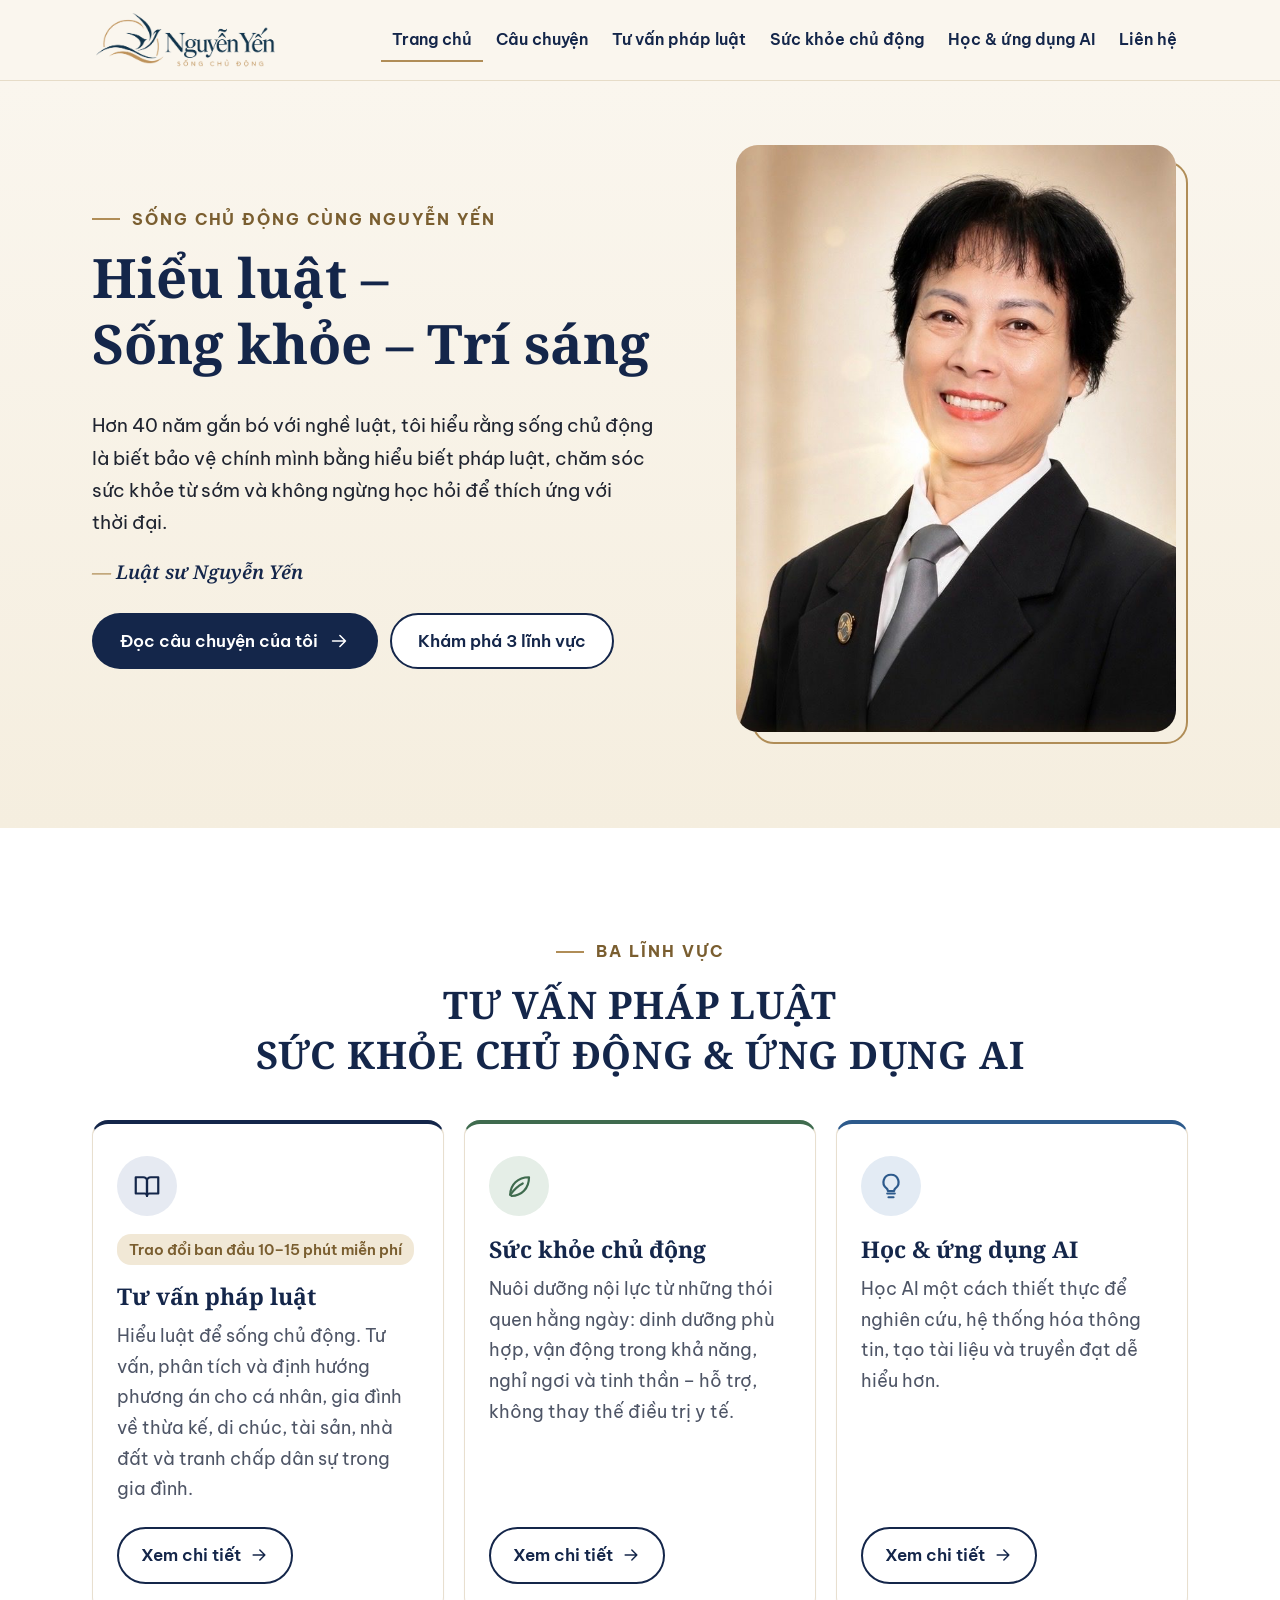
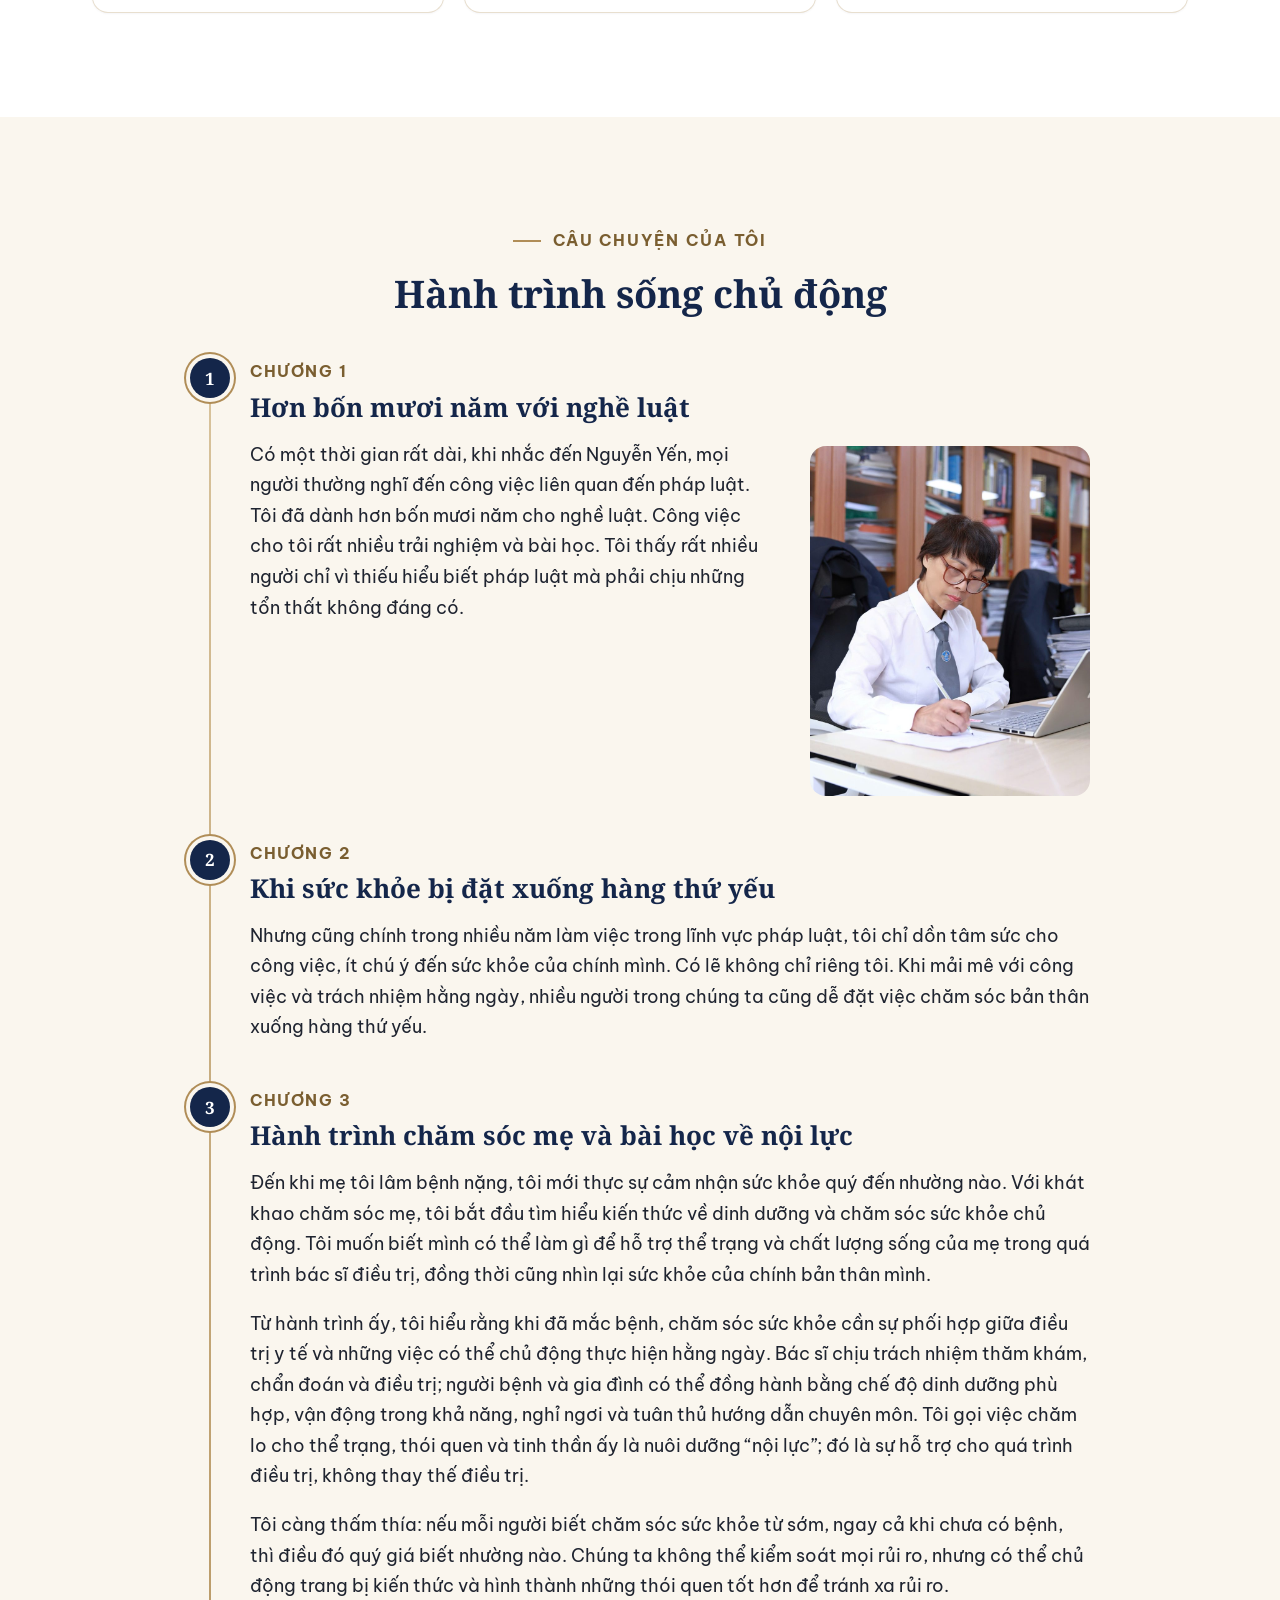
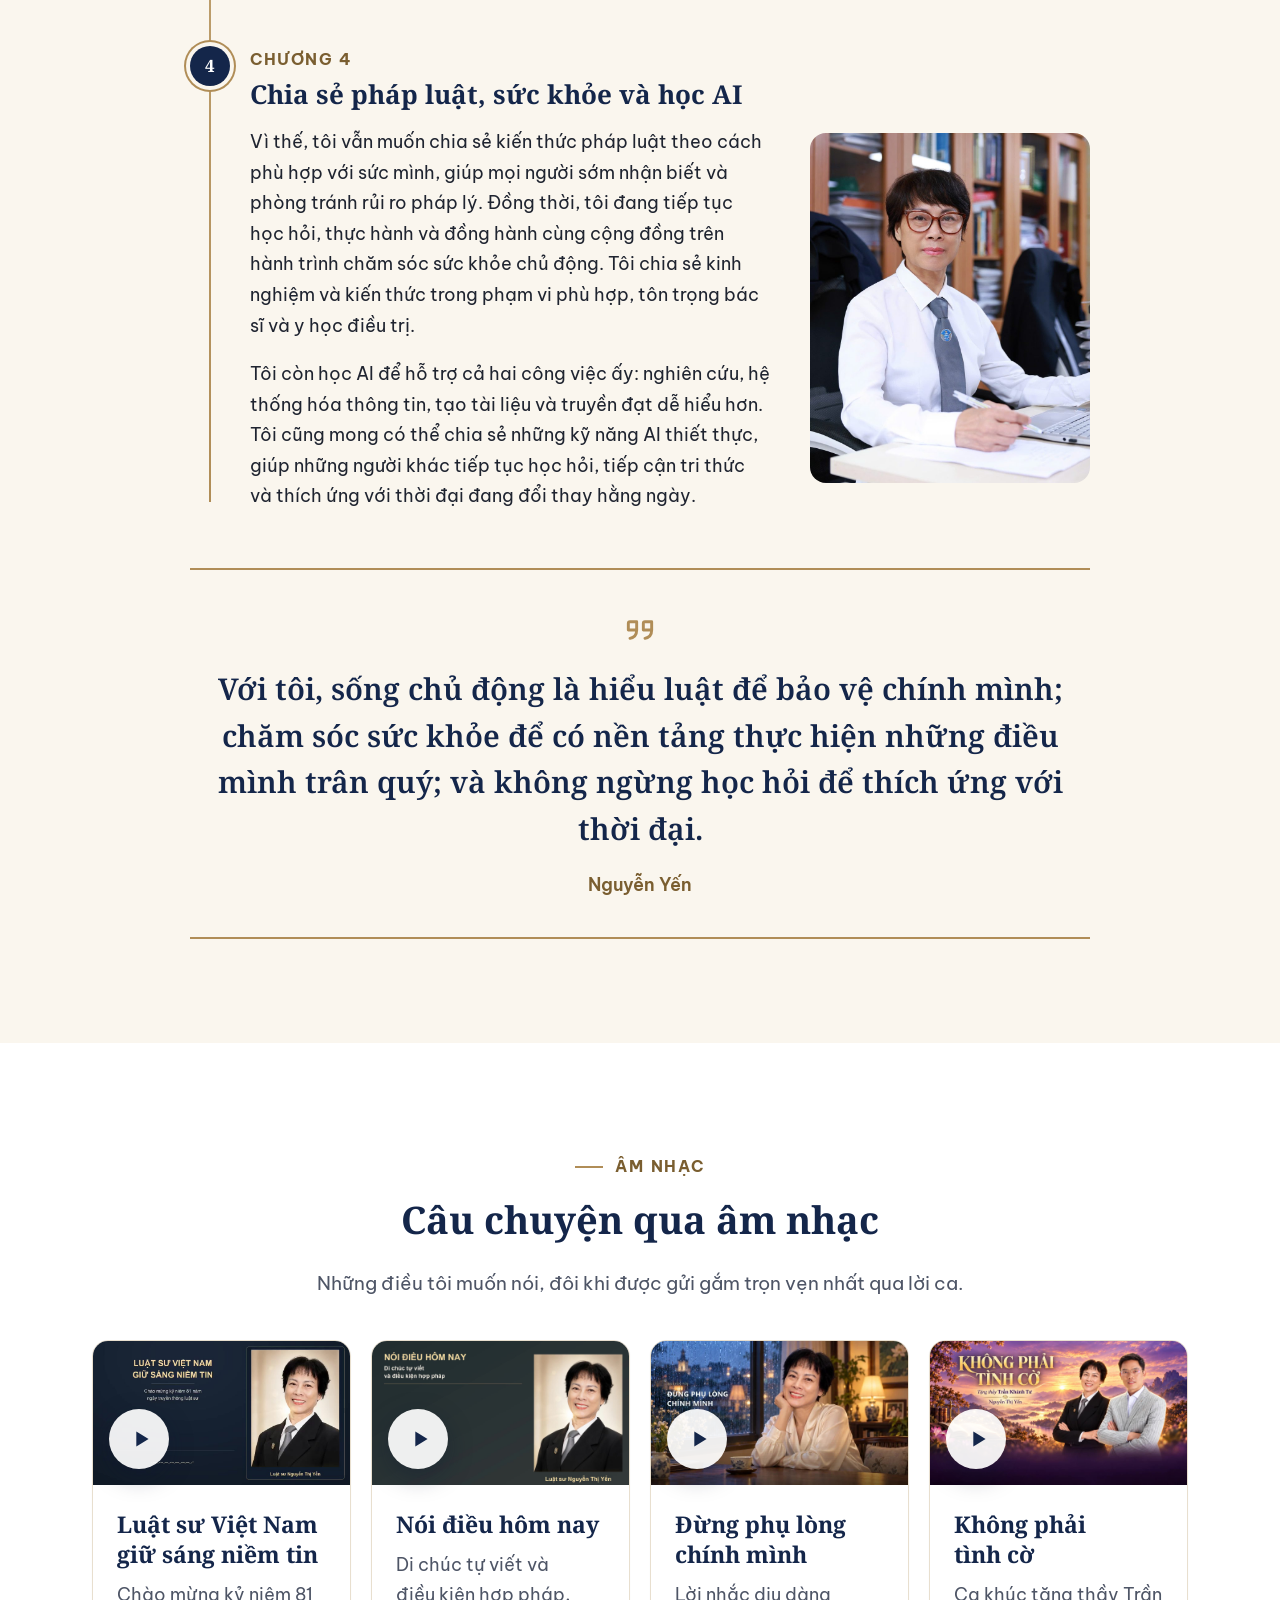
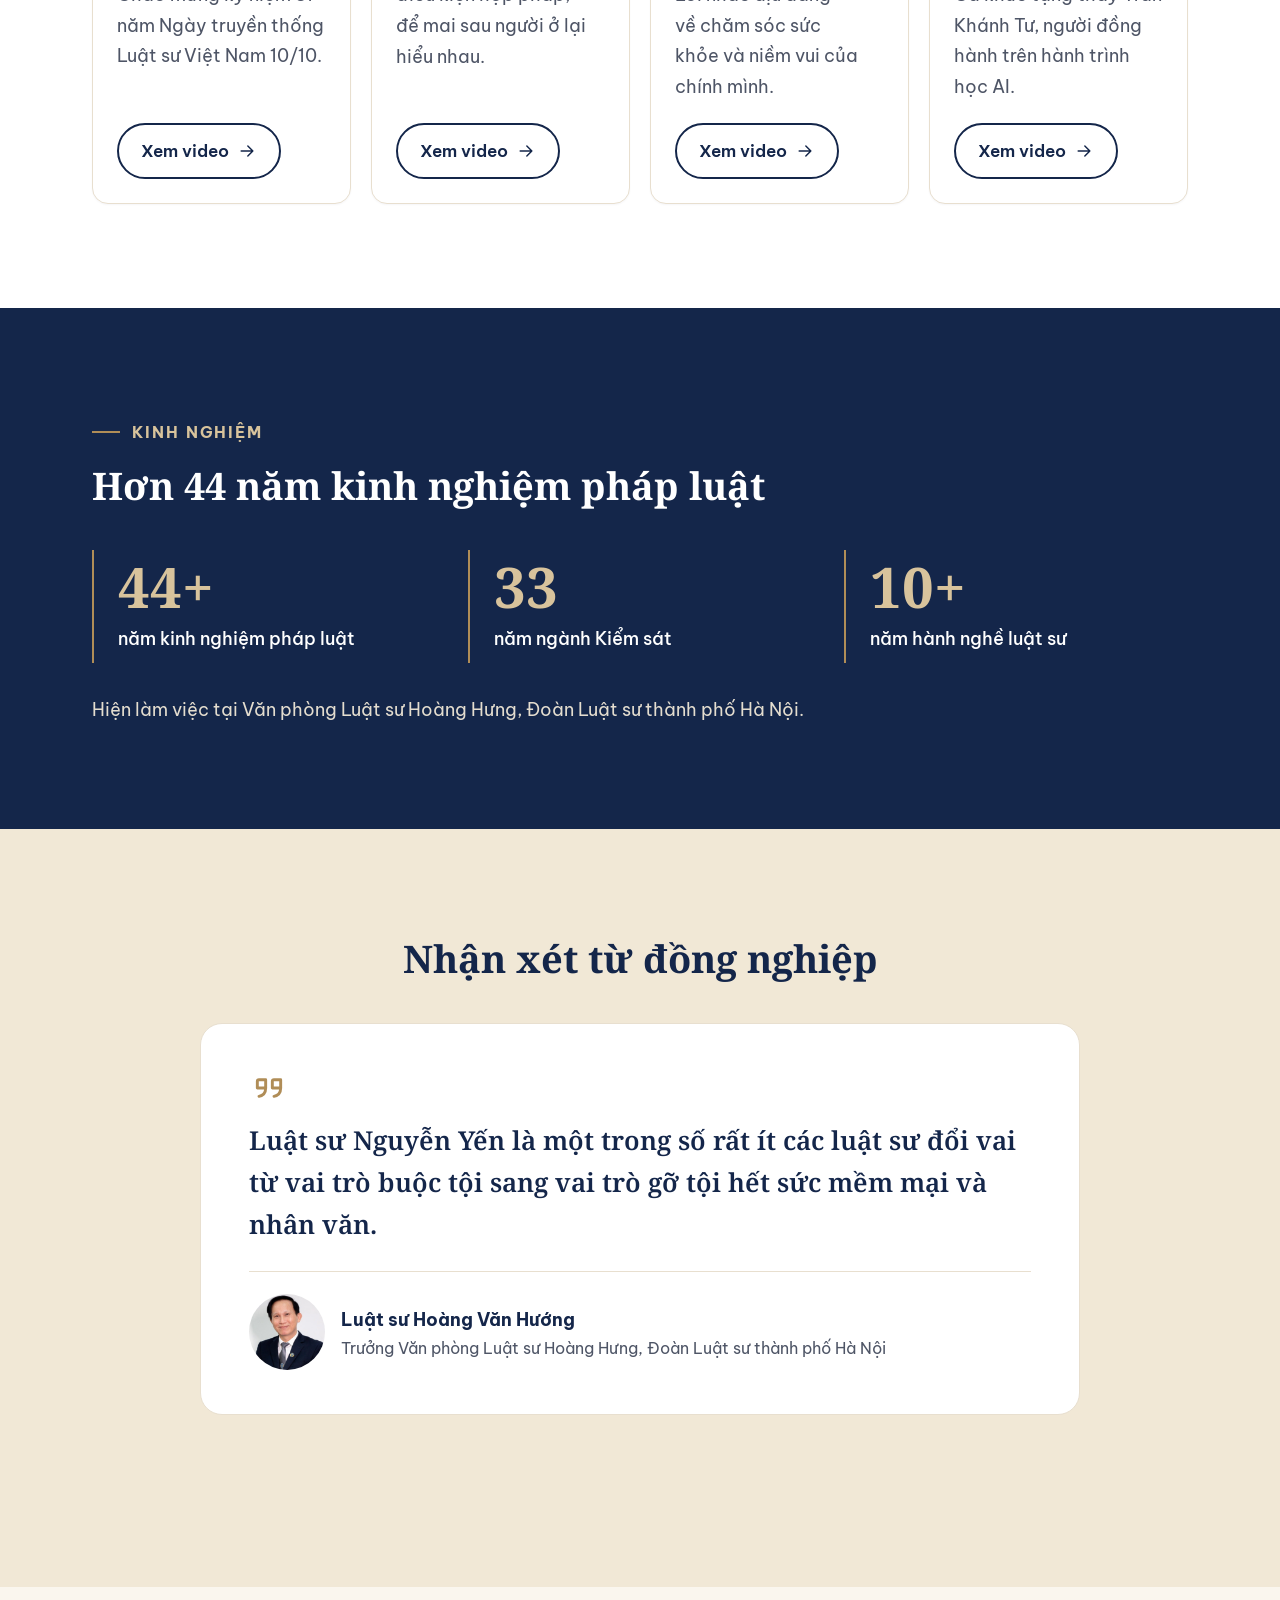
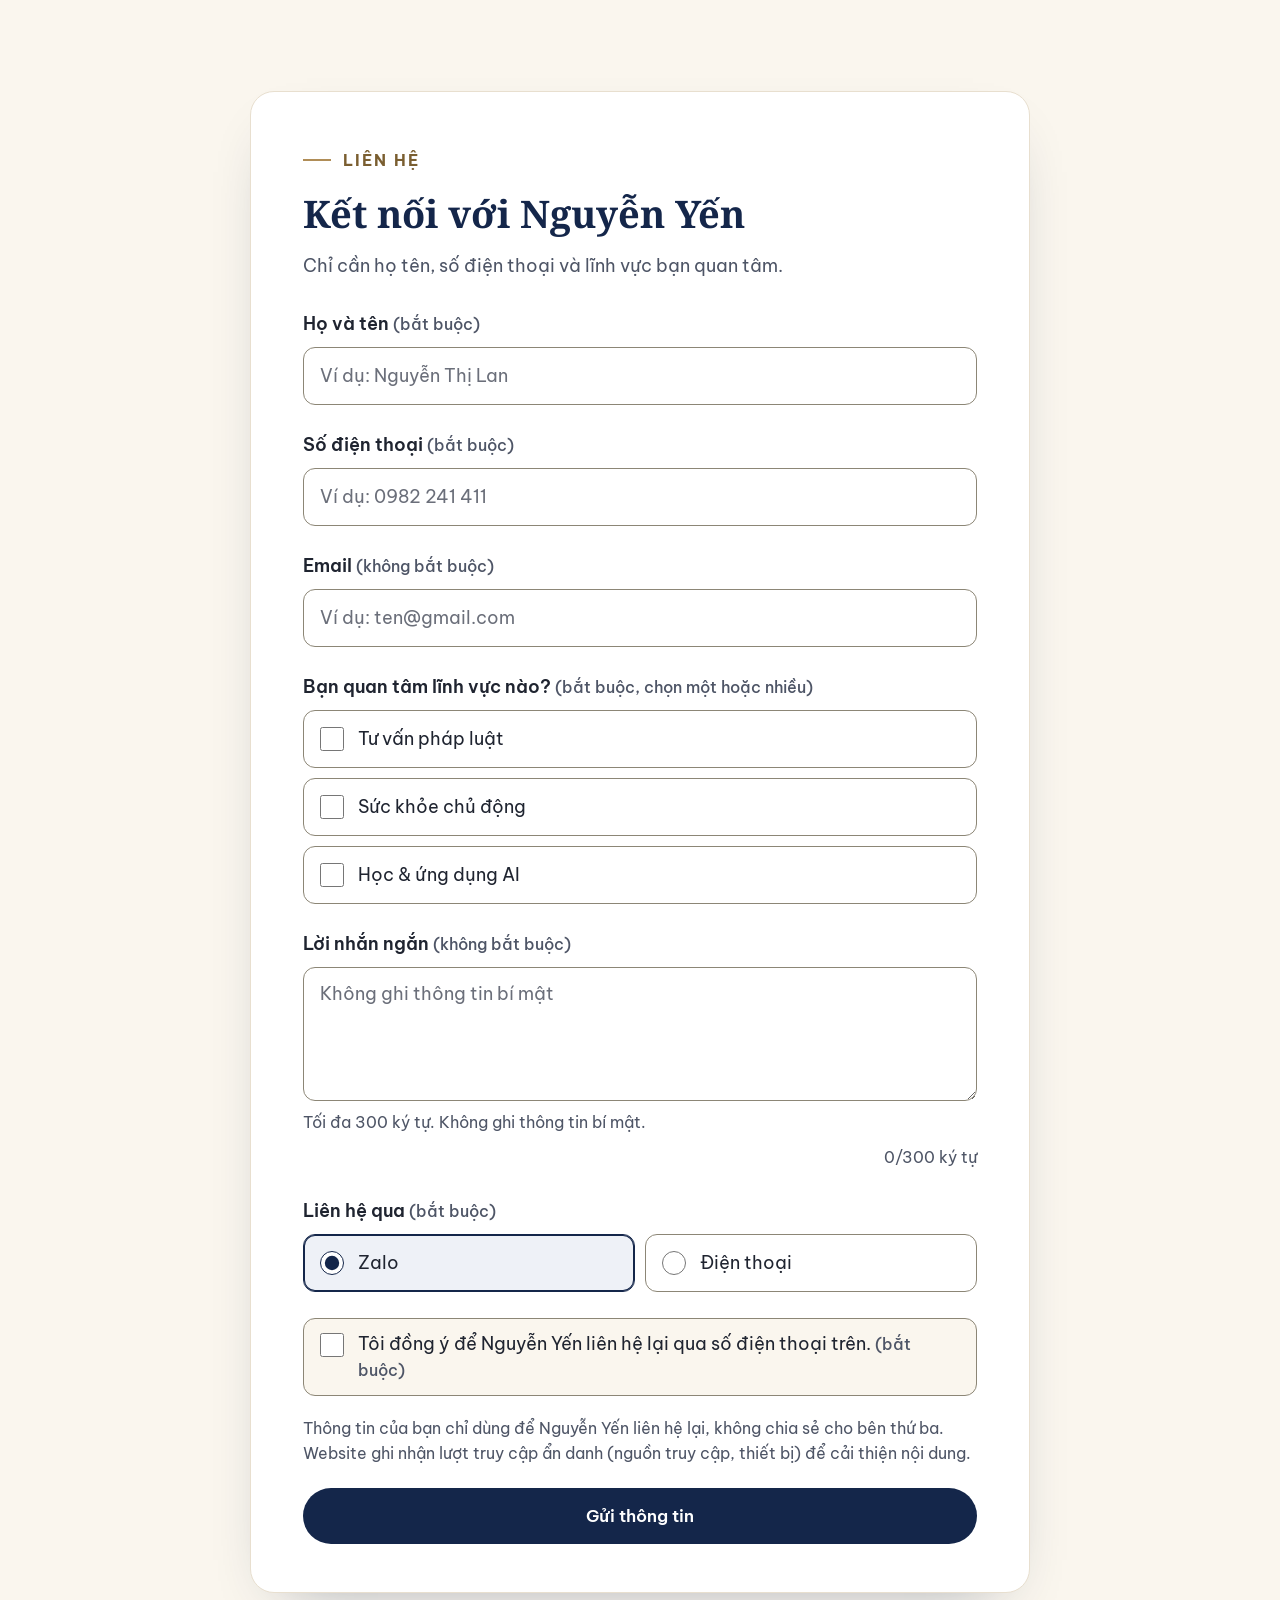
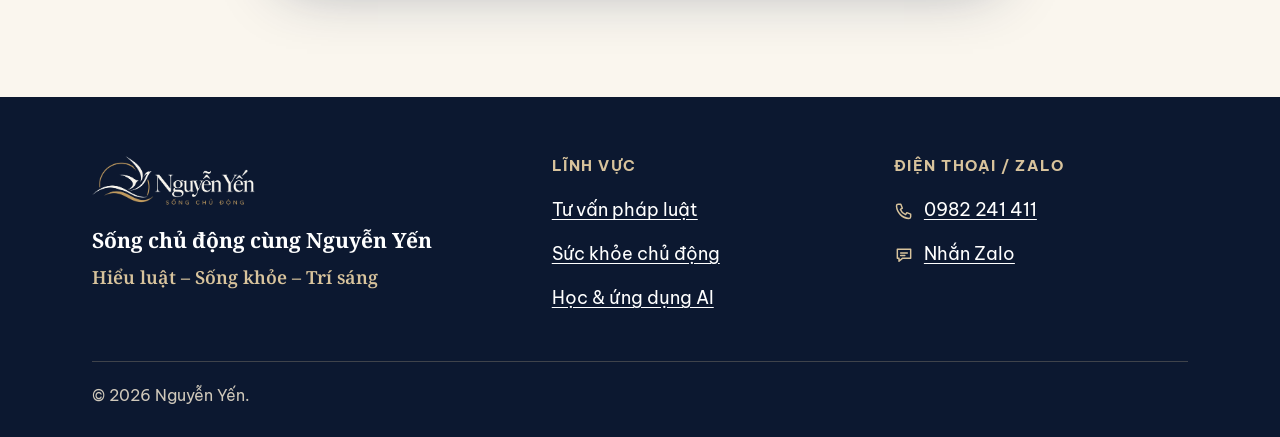
<file: index.html>
<!DOCTYPE html>
<html lang="vi">
<head>
  <meta charset="utf-8">
  <meta name="viewport" content="width=device-width, initial-scale=1">
  <title>Sống chủ động cùng Luật sư Nguyễn Yến</title>
  <meta name="description" content="Luật sư Nguyễn Yến – hơn 44 năm kinh nghiệm pháp luật – chia sẻ cách sống chủ động: hiểu luật, chăm sóc sức khỏe từ sớm, học AI. Đọc câu chuyện và kết nối.">
  <meta name="robots" content="index, follow, max-image-preview:large">
  <link rel="canonical" href="https://nguyenkimyen.com/">
  <meta name="theme-color" content="#14264A">

  <meta property="og:type" content="website">
  <meta property="og:locale" content="vi_VN">
  <meta property="og:site_name" content="Sống chủ động cùng Nguyễn Yến">
  <meta property="og:title" content="Sống chủ động cùng Nguyễn Yến: Hiểu luật – Sống khỏe – Trí sáng">
  <meta property="og:description" content="Hiểu luật để bảo vệ chính mình, chăm sóc sức khỏe từ sớm và không ngừng học hỏi để thích ứng với thời đại. Câu chuyện của Luật sư Nguyễn Yến.">
  <meta property="og:url" content="https://nguyenkimyen.com/">
  <meta property="og:image" content="https://nguyenkimyen.com/assets/img/og-trang-chu.jpg">
  <meta property="og:image:type" content="image/jpeg">
  <meta property="og:image:width" content="1200">
  <meta property="og:image:height" content="630">
  <meta property="og:image:alt" content="Luật sư Nguyễn Yến và thông điệp Hiểu luật – Sống khỏe – Trí sáng">
  <meta name="twitter:card" content="summary_large_image">
  <meta name="twitter:image:alt" content="Luật sư Nguyễn Yến và thông điệp Hiểu luật – Sống khỏe – Trí sáng">

  <link rel="icon" href="favicon.ico" sizes="any">
  <link rel="icon" type="image/png" sizes="64x64" href="assets/img/favicon.png">
  <link rel="icon" type="image/png" sizes="192x192" href="assets/img/icon-192.png">
  <link rel="apple-touch-icon" sizes="180x180" href="assets/img/apple-touch-icon.png">
  <link rel="manifest" href="site.webmanifest">

  <link rel="preconnect" href="https://fonts.googleapis.com">
  <link rel="preconnect" href="https://fonts.gstatic.com" crossorigin>
  <link rel="stylesheet" href="https://fonts.googleapis.com/css2?family=Be+Vietnam+Pro:wght@400;500;600;700&amp;family=Noto+Serif:wght@600;700&amp;display=swap">
  <link rel="stylesheet" href="assets/css/style.css?v=20261008">
  <script>document.documentElement.classList.add("js");</script>
  <script type="application/ld+json">
  {
    "@context": "https://schema.org",
    "@graph": [
      {
        "@type": "WebSite",
        "@id": "https://nguyenkimyen.com/#website",
        "url": "https://nguyenkimyen.com/",
        "name": "Sống chủ động cùng Nguyễn Yến",
        "alternateName": "Nguyễn Yến",
        "description": "Hiểu luật – Sống khỏe – Trí sáng. Tư vấn pháp luật, sức khỏe chủ động & ứng dụng AI cùng Luật sư Nguyễn Yến.",
        "inLanguage": "vi",
        "publisher": {
          "@id": "https://nguyenkimyen.com/#person"
        }
      },
      {
        "@type": "WebPage",
        "@id": "https://nguyenkimyen.com/#webpage",
        "url": "https://nguyenkimyen.com/",
        "name": "Sống chủ động cùng Luật sư Nguyễn Yến",
        "description": "Luật sư Nguyễn Yến – hơn 44 năm kinh nghiệm pháp luật – chia sẻ cách sống chủ động: hiểu luật, chăm sóc sức khỏe từ sớm, học AI. Đọc câu chuyện và kết nối.",
        "inLanguage": "vi",
        "isPartOf": {
          "@id": "https://nguyenkimyen.com/#website"
        },
        "about": {
          "@id": "https://nguyenkimyen.com/#person"
        },
        "primaryImageOfPage": {
          "@type": "ImageObject",
          "url": "https://nguyenkimyen.com/assets/img/nguyen-yen-chan-dung.jpg",
          "width": 686,
          "height": 916
        }
      },
      {
        "@type": "Person",
        "@id": "https://nguyenkimyen.com/#person",
        "name": "Nguyễn Yến",
        "alternateName": "Nguyễn Thị Yến",
        "jobTitle": "Luật sư",
        "description": "Luật sư với hơn 44 năm kinh nghiệm thực tiễn pháp luật: 33 năm công tác trong ngành Kiểm sát và hơn 10 năm hành nghề luật sư.",
        "url": "https://nguyenkimyen.com/",
        "image": {
          "@type": "ImageObject",
          "url": "https://nguyenkimyen.com/assets/img/nguyen-yen-chan-dung.jpg",
          "width": 686,
          "height": 916
        },
        "telephone": "+84982241411",
        "worksFor": {
          "@type": "Organization",
          "name": "Văn phòng Luật sư Hoàng Hưng"
        },
        "memberOf": {
          "@type": "Organization",
          "name": "Đoàn Luật sư thành phố Hà Nội"
        },
        "alumniOf": [
          {
            "@type": "CollegeOrUniversity",
            "name": "Trường Đại học Luật Hà Nội"
          },
          {
            "@type": "CollegeOrUniversity",
            "name": "Trường Đại học Sư phạm Hà Nội 2"
          },
          {
            "@type": "EducationalOrganization",
            "name": "Cao đẳng Kiểm sát"
          }
        ],
        "award": "Bằng khen của Viện trưởng Viện Kiểm sát nhân dân tối cao (05/7/2013)",
        "knowsAbout": [
          "Tư vấn pháp luật",
          "Thừa kế",
          "Di chúc",
          "Tài sản",
          "Nhà đất",
          "Tranh chấp dân sự trong gia đình",
          "Chăm sóc sức khỏe chủ động",
          "Ứng dụng AI"
        ],
        "knowsLanguage": "vi"
      }
    ]
  }
  </script>
</head>
<body class="page-home">
  <svg width="0" height="0" style="position:absolute" aria-hidden="true" focusable="false">
    <symbol id="i-menu" viewBox="0 0 24 24"><path d="M4 7h16M4 12h16M4 17h16"/></symbol>
    <symbol id="i-close" viewBox="0 0 24 24"><path d="M6 6l12 12M18 6L6 18"/></symbol>
    <symbol id="i-phone" viewBox="0 0 24 24"><path d="M5 4h3.2l1.8 4.6-2.3 1.5a11 11 0 0 0 6.2 6.2l1.5-2.3L20 15.8V19a2 2 0 0 1-2 2A16 16 0 0 1 3 6a2 2 0 0 1 2-2z"/></symbol>
    <symbol id="i-chat" viewBox="0 0 24 24"><path d="M4 5h16v11H10l-4 3.5V16H4z"/><path d="M8 9.5h8M8 12.5h5"/></symbol>
    <symbol id="i-edit" viewBox="0 0 24 24"><path d="M4 20h4L19 9l-4-4L4 16z"/><path d="M13 7l4 4"/></symbol>
    <symbol id="i-arrow" viewBox="0 0 24 24"><path d="M5 12h14M13 6l6 6-6 6"/></symbol>
    <symbol id="i-quote" viewBox="0 0 24 24"><path d="M10 7H6a1 1 0 0 0-1 1v4h5z"/><path d="M10 12c0 3-1.5 4.5-4 5"/><path d="M19 7h-4a1 1 0 0 0-1 1v4h5z"/><path d="M19 12c0 3-1.5 4.5-4 5"/></symbol>
    <symbol id="i-book" viewBox="0 0 24 24"><path d="M3 5h6a3 3 0 0 1 3 3v12a2 2 0 0 0-2-2H3z"/><path d="M21 5h-6a3 3 0 0 0-3 3v12a2 2 0 0 1 2-2h7z"/></symbol>
    <symbol id="i-leaf" viewBox="0 0 24 24"><path d="M5 19C5 11 11 5 20 5c0 9-6 15-14 15"/><path d="M5 19c3-4 6-7 10-9"/></symbol>
    <symbol id="i-bulb" viewBox="0 0 24 24"><path d="M9 18h6M10 21h4"/><path d="M12 3a6 6 0 0 0-3.5 10.9c.6.5 1 1.2 1 2.1h5c0-.9.4-1.6 1-2.1A6 6 0 0 0 12 3z"/></symbol>
  </svg>

  <a class="skip-link" href="#noi-dung">Bỏ qua, đến nội dung chính</a>

  <header class="site-header">
    <div class="container header-inner">
      <a class="brand" href="./">
        <img class="brand-logo" src="assets/img/logo/logo-nguyen-yen-ngang-480.png" srcset="assets/img/logo/logo-nguyen-yen-ngang-480.png 1x, assets/img/logo/logo-nguyen-yen-ngang-960.png 2x" width="480" height="159" alt="Nguyễn Yến – Sống chủ động">
      </a>

      <button class="menu-toggle" type="button" aria-expanded="false" aria-controls="site-nav">
        <svg class="i" aria-hidden="true" focusable="false"><use href="#i-menu"/></svg>
        Menu
      </button>

      <div class="nav-backdrop" hidden></div>
      <nav id="site-nav" class="site-nav" aria-label="Menu chính">
        <div class="nav-head">
          <span>Menu</span>
          <button class="nav-close" type="button">
            <svg class="i" aria-hidden="true" focusable="false"><use href="#i-close"/></svg>
            Đóng
          </button>
        </div>
        <ul class="nav-list">
          <li><a href="./" aria-current="page">Trang chủ</a></li>
          <li><a href="#cau-chuyen">Câu chuyện</a></li>
          <li><a href="tu-van-phap-luat/">Tư vấn pháp luật</a></li>
          <li><a href="suc-khoe-chu-dong/">Sức khỏe chủ động</a></li>
          <li><a href="hoc-ung-dung-ai/">Học &amp; ứng dụng AI</a></li>
          <li><a href="#dang-ky">Liên hệ</a></li>
        </ul>
        <div class="nav-contact">
          <a class="btn btn-primary" href="tel:0982241411">
            <svg class="i" aria-hidden="true" focusable="false"><use href="#i-phone"/></svg>
            Gọi 0982 241 411
          </a>
          <a class="btn btn-outline" href="https://zalo.me/0982241411" target="_blank" rel="noopener">
            <svg class="i" aria-hidden="true" focusable="false"><use href="#i-chat"/></svg>
            Nhắn Zalo
          </a>
        </div>
      </nav>

      <a class="btn btn-outline header-call" href="tel:0982241411">
        <svg class="i" aria-hidden="true" focusable="false"><use href="#i-phone"/></svg>
        0982 241 411
      </a>
    </div>
  </header>

  <main id="noi-dung">
    <!-- 1. HERO -->
    <section class="hero" aria-labelledby="hero-title">
      <div class="container hero-grid">
        <div class="hero-text">
          <h1 id="hero-title">
            <span class="eyebrow">Sống chủ&nbsp;động cùng Nguyễn&nbsp;Yến</span>
            <span class="h1-main"><span class="nowrap">Hiểu&nbsp;luật –</span> <span class="nowrap">Sống&nbsp;khỏe –</span> <span class="nowrap">Trí&nbsp;sáng</span></span>
          </h1>
          <p>Hơn 40 năm gắn bó với nghề luật, tôi hiểu rằng sống chủ động là biết bảo vệ chính mình bằng hiểu biết pháp luật, chăm sóc sức khỏe từ sớm và không ngừng học hỏi để thích ứng với thời đại.</p>
          <p class="signature">Luật sư Nguyễn Yến</p>
          <div class="btn-group">
            <a class="btn btn-primary" href="#cau-chuyen">
              Đọc câu chuyện của tôi
              <svg class="i" aria-hidden="true" focusable="false"><use href="#i-arrow"/></svg>
            </a>
            <a class="btn btn-outline" href="#linh-vuc">Khám phá 3 lĩnh vực</a>
          </div>
        </div>
        <div class="hero-portrait">
          <img src="assets/img/nguyen-yen-chan-dung.jpg" width="686" height="916" alt="Chân dung Luật sư Nguyễn Yến" fetchpriority="high">
        </div>
      </div>
    </section>

    <!-- 2. BA LĨNH VỰC -->
    <section class="section section--white" id="linh-vuc" aria-labelledby="linh-vuc-title">
      <div class="container">
        <div class="section-head section-head--center section-head--wide reveal">
          <p class="eyebrow">Ba lĩnh vực</p>
          <h2 id="linh-vuc-title" class="h2-lines"><span>Tư&nbsp;vấn pháp&nbsp;luật</span> <span>Sức&nbsp;khỏe chủ&nbsp;động &amp; Ứng&nbsp;dụng AI</span></h2>
        </div>
        <div class="grid grid-3">
          <article class="card domain-card domain-card--law reveal">
            <div class="icon-badge"><svg class="i" aria-hidden="true" focusable="false"><use href="#i-book"/></svg></div>
            <span class="tag"><span class="nowrap">Trao đổi ban đầu</span> <span class="nowrap">10–15 phút miễn phí</span></span>
            <h3><a href="tu-van-phap-luat/">Tư&nbsp;vấn pháp&nbsp;luật</a></h3>
            <p>Hiểu luật để sống chủ động. Tư vấn, phân tích và định hướng phương án cho cá nhân, gia đình về thừa kế, di chúc, tài sản, nhà đất và tranh chấp dân sự trong gia đình.</p>
            <span class="card-cta" aria-hidden="true">Xem chi tiết <svg class="i"><use href="#i-arrow"/></svg></span>
          </article>
          <article class="card domain-card domain-card--health reveal">
            <div class="icon-badge"><svg class="i" aria-hidden="true" focusable="false"><use href="#i-leaf"/></svg></div>
            <h3><a href="suc-khoe-chu-dong/">Sức&nbsp;khỏe chủ&nbsp;động</a></h3>
            <p>Nuôi dưỡng nội lực từ những thói quen hằng ngày: dinh dưỡng phù hợp, vận động trong khả năng, nghỉ ngơi và tinh thần – hỗ trợ, không thay thế điều trị y tế.</p>
            <span class="card-cta" aria-hidden="true">Xem chi tiết <svg class="i"><use href="#i-arrow"/></svg></span>
          </article>
          <article class="card domain-card domain-card--ai reveal">
            <div class="icon-badge"><svg class="i" aria-hidden="true" focusable="false"><use href="#i-bulb"/></svg></div>
            <h3><a href="hoc-ung-dung-ai/">Học &amp; ứng&nbsp;dụng AI</a></h3>
            <p>Học AI một cách thiết thực để nghiên cứu, hệ thống hóa thông tin, tạo tài liệu và truyền đạt dễ hiểu hơn.</p>
            <span class="card-cta" aria-hidden="true">Xem chi tiết <svg class="i"><use href="#i-arrow"/></svg></span>
          </article>
        </div>
      </div>
    </section>

    <!-- 3. CÂU CHUYỆN CỦA TÔI -->
    <section class="section" id="cau-chuyen" aria-labelledby="cau-chuyen-title">
      <div class="container">
        <div class="section-head section-head--center reveal">
          <p class="eyebrow">Câu chuyện của tôi</p>
          <h2 id="cau-chuyen-title">Hành&nbsp;trình sống chủ&nbsp;động</h2>
        </div>

        <ol class="timeline">
          <li class="chapter chapter--media reveal">
            <span class="chapter-num" aria-hidden="true">1</span>
            <p class="chapter-kicker">Chương 1</p>
            <h3>Hơn bốn&nbsp;mươi năm với nghề luật</h3>
            <div class="chapter-body">
              <div>
                <p>Có một thời gian rất dài, khi nhắc đến Nguyễn Yến, mọi người thường nghĩ đến công việc liên quan đến pháp luật. Tôi đã dành hơn bốn mươi năm cho nghề luật. Công việc cho tôi rất nhiều trải nghiệm và bài học. Tôi thấy rất nhiều người chỉ vì thiếu hiểu biết pháp luật mà phải chịu những tổn thất không đáng có.</p>
              </div>
              <figure class="chapter-figure">
                <img src="assets/img/nguyen-yen-lam-viec-1.jpg" width="900" height="1125" loading="lazy" alt="Luật sư Nguyễn Yến đang viết tại bàn làm việc">
              </figure>
            </div>
          </li>

          <li class="chapter reveal">
            <span class="chapter-num" aria-hidden="true">2</span>
            <p class="chapter-kicker">Chương 2</p>
            <h3>Khi sức&nbsp;khỏe bị đặt xuống hàng thứ yếu</h3>
            <p>Nhưng cũng chính trong nhiều năm làm việc trong lĩnh vực pháp luật, tôi chỉ dồn tâm sức cho công việc, ít chú ý đến sức khỏe của chính mình. Có lẽ không chỉ riêng tôi. Khi mải mê với công việc và trách nhiệm hằng ngày, nhiều người trong chúng ta cũng dễ đặt việc chăm sóc bản thân xuống hàng thứ yếu.</p>
          </li>

          <li class="chapter reveal">
            <span class="chapter-num" aria-hidden="true">3</span>
            <p class="chapter-kicker">Chương 3</p>
            <h3>Hành&nbsp;trình chăm&nbsp;sóc mẹ và bài học về nội&nbsp;lực</h3>
            <p>Đến khi mẹ tôi lâm bệnh nặng, tôi mới thực sự cảm nhận sức khỏe quý đến nhường nào. Với khát khao chăm sóc mẹ, tôi bắt đầu tìm hiểu kiến thức về dinh dưỡng và chăm sóc sức khỏe chủ động. Tôi muốn biết mình có thể làm gì để hỗ trợ thể trạng và chất lượng sống của mẹ trong quá trình bác sĩ điều trị, đồng thời cũng nhìn lại sức khỏe của chính bản thân mình.</p>
            <p>Từ hành trình ấy, tôi hiểu rằng khi đã mắc bệnh, chăm sóc sức khỏe cần sự phối hợp giữa điều trị y tế và những việc có thể chủ động thực hiện hằng ngày. Bác sĩ chịu trách nhiệm thăm khám, chẩn đoán và điều trị; người bệnh và gia đình có thể đồng hành bằng chế độ dinh dưỡng phù hợp, vận động trong khả năng, nghỉ ngơi và tuân thủ hướng dẫn chuyên môn. Tôi gọi việc chăm lo cho thể trạng, thói quen và tinh thần ấy là nuôi dưỡng “nội lực”; đó là sự hỗ trợ cho quá trình điều trị, không thay thế điều trị.</p>
            <p>Tôi càng thấm thía: nếu mỗi người biết chăm sóc sức khỏe từ sớm, ngay cả khi chưa có bệnh, thì điều đó quý giá biết nhường nào. Chúng ta không thể kiểm soát mọi rủi ro, nhưng có thể chủ động trang bị kiến thức và hình thành những thói quen tốt hơn để tránh xa rủi ro.</p>
          </li>

          <li class="chapter chapter--media reveal">
            <span class="chapter-num" aria-hidden="true">4</span>
            <p class="chapter-kicker">Chương 4</p>
            <h3>Chia&nbsp;sẻ pháp&nbsp;luật, sức&nbsp;khỏe và học AI</h3>
            <div class="chapter-body">
              <div>
                <p>Vì thế, tôi vẫn muốn chia sẻ kiến thức pháp luật theo cách phù hợp với sức mình, giúp mọi người sớm nhận biết và phòng tránh rủi ro pháp lý. Đồng thời, tôi đang tiếp tục học hỏi, thực hành và đồng hành cùng cộng đồng trên hành trình chăm sóc sức khỏe chủ động. Tôi chia sẻ kinh nghiệm và kiến thức trong phạm vi phù hợp, tôn trọng bác sĩ và y học điều trị.</p>
                <p>Tôi còn học AI để hỗ trợ cả hai công việc ấy: nghiên cứu, hệ thống hóa thông tin, tạo tài liệu và truyền đạt dễ hiểu hơn. Tôi cũng mong có thể chia sẻ những kỹ năng AI thiết thực, giúp những người khác tiếp tục học hỏi, tiếp cận tri thức và thích ứng với thời đại đang đổi thay hằng ngày.</p>
              </div>
              <figure class="chapter-figure">
                <img src="assets/img/nguyen-yen-lam-viec-2.jpg" width="900" height="1125" loading="lazy" alt="Luật sư Nguyễn Yến tại bàn làm việc">
              </figure>
            </div>
          </li>
        </ol>

        <figure class="big-quote reveal">
          <svg class="i" aria-hidden="true" focusable="false"><use href="#i-quote"/></svg>
          <blockquote>
            <p>Với tôi, sống chủ động là hiểu luật để bảo vệ chính mình; chăm sóc sức khỏe để có nền tảng thực hiện những điều mình trân quý; và không ngừng học hỏi để thích ứng với thời đại.</p>
          </blockquote>
          <figcaption>Nguyễn Yến</figcaption>
        </figure>
      </div>
    </section>

    <!-- 4. CÂU CHUYỆN QUA ÂM NHẠC -->
    <section class="section section--white" id="am-nhac" aria-labelledby="am-nhac-title">
      <div class="container">
        <div class="section-head section-head--center reveal">
          <p class="eyebrow">Âm nhạc</p>
          <h2 id="am-nhac-title">Câu&nbsp;chuyện qua âm&nbsp;nhạc</h2>
          <p class="lead">Những điều tôi muốn nói, đôi khi được gửi gắm trọn vẹn nhất qua lời ca.</p>
        </div>
        <div class="grid grid-4">
          <article class="card music-card reveal">
            <div class="music-thumb">
              <img src="assets/video/luat-su-viet-nam-giu-sang-niem-tin-poster.jpg" width="854" height="480" loading="lazy" alt="Ảnh bìa video ca khúc Luật sư Việt Nam giữ sáng niềm tin">
              <span class="play-badge" aria-hidden="true"><svg viewBox="0 0 24 24" focusable="false"><path d="M8 5.5v13l10.5-6.5z"/></svg></span>
            </div>
            <div class="music-body">
              <h3><a href="tu-van-phap-luat/#mv-luat-su">Luật&nbsp;sư Việt&nbsp;Nam giữ&nbsp;sáng niềm&nbsp;tin</a></h3>
              <p>Chào mừng kỷ niệm 81 năm Ngày truyền thống Luật sư Việt Nam 10/10.</p>
              <span class="card-cta" aria-hidden="true">Xem video <svg class="i"><use href="#i-arrow"/></svg></span>
            </div>
          </article>
          <article class="card music-card reveal">
            <div class="music-thumb">
              <img src="assets/video/noi-dieu-hom-nay-poster.jpg" width="1280" height="720" loading="lazy" alt="Ảnh bìa video ca khúc Nói điều hôm nay">
              <span class="play-badge" aria-hidden="true"><svg viewBox="0 0 24 24" focusable="false"><path d="M8 5.5v13l10.5-6.5z"/></svg></span>
            </div>
            <div class="music-body">
              <h3><a href="tu-van-phap-luat/#mv">Nói&nbsp;điều hôm&nbsp;nay</a></h3>
              <p>Di chúc tự viết và điều kiện hợp pháp, để mai sau người ở lại hiểu nhau.</p>
              <span class="card-cta" aria-hidden="true">Xem video <svg class="i"><use href="#i-arrow"/></svg></span>
            </div>
          </article>
          <article class="card music-card reveal">
            <div class="music-thumb">
              <img src="assets/video/dung-phu-long-chinh-minh-poster.jpg" width="1280" height="720" loading="lazy" alt="Ảnh bìa video ca khúc Đừng phụ lòng chính mình">
              <span class="play-badge" aria-hidden="true"><svg viewBox="0 0 24 24" focusable="false"><path d="M8 5.5v13l10.5-6.5z"/></svg></span>
            </div>
            <div class="music-body">
              <h3><a href="suc-khoe-chu-dong/#mv">Đừng phụ&nbsp;lòng chính&nbsp;mình</a></h3>
              <p>Lời nhắc dịu dàng về chăm sóc sức khỏe và niềm vui của chính mình.</p>
              <span class="card-cta" aria-hidden="true">Xem video <svg class="i"><use href="#i-arrow"/></svg></span>
            </div>
          </article>
          <article class="card music-card reveal">
            <div class="music-thumb">
              <img src="assets/video/khong-phai-tinh-co-poster.jpg" width="1280" height="720" loading="lazy" alt="Ảnh bìa video ca khúc Không phải tình cờ">
              <span class="play-badge" aria-hidden="true"><svg viewBox="0 0 24 24" focusable="false"><path d="M8 5.5v13l10.5-6.5z"/></svg></span>
            </div>
            <div class="music-body">
              <h3><a href="hoc-ung-dung-ai/#mv">Không phải tình&nbsp;cờ</a></h3>
              <p>Ca khúc tặng thầy Trần Khánh Tư, người đồng hành trên hành trình học AI.</p>
              <span class="card-cta" aria-hidden="true">Xem video <svg class="i"><use href="#i-arrow"/></svg></span>
            </div>
          </article>
        </div>
      </div>
    </section>

    <!-- 5. CON SỐ -->
    <section class="section section--navy" aria-labelledby="con-so-title">
      <div class="container">
        <div class="section-head reveal">
          <p class="eyebrow">Kinh nghiệm</p>
          <h2 id="con-so-title">Hơn 44 năm kinh&nbsp;nghiệm pháp&nbsp;luật</h2>
        </div>
        <ul class="stats reveal">
          <li class="stat"><span class="stat-num">44+</span><span class="stat-label">năm kinh nghiệm pháp luật</span></li>
          <li class="stat"><span class="stat-num">33</span><span class="stat-label">năm ngành Kiểm sát</span></li>
          <li class="stat"><span class="stat-num">10+</span><span class="stat-label">năm hành nghề luật sư</span></li>
        </ul>
        <p class="stats-note reveal">Hiện làm việc tại Văn phòng Luật sư Hoàng Hưng, Đoàn Luật sư thành phố Hà Nội.</p>
      </div>
    </section>

    <!-- 6. NHẬN XÉT -->
    <section class="section section--pale" aria-labelledby="nhan-xet-title">
      <div class="container">
        <div class="section-head section-head--center reveal">
          <h2 id="nhan-xet-title">Nhận&nbsp;xét từ đồng&nbsp;nghiệp</h2>
        </div>
        <figure class="testimonial reveal">
          <svg class="i" aria-hidden="true" focusable="false"><use href="#i-quote"/></svg>
          <blockquote>
            <p>Luật sư Nguyễn Yến là một trong số rất ít các luật sư đổi vai từ vai trò buộc tội sang vai trò gỡ tội hết sức mềm mại và nhân văn.</p>
          </blockquote>
          <figcaption>
            <img src="assets/img/ls-hoang-van-huong.jpg" width="500" height="500" loading="lazy" alt="Chân dung Luật sư Hoàng Văn Hướng">
            <span>
              <span class="who">Luật sư Hoàng Văn Hướng</span>
              <span class="role">Trưởng Văn phòng Luật sư Hoàng Hưng, Đoàn Luật sư thành phố Hà Nội</span>
            </span>
          </figcaption>
        </figure>
        <p class="testimonial-link reveal">
          <a class="text-link" href="tu-van-phap-luat/">Xem trang Tư vấn pháp luật <svg class="i" aria-hidden="true" focusable="false"><use href="#i-arrow"/></svg></a>
        </p>
      </div>
    </section>

    <!-- 7. FORM -->
    <section class="section" id="dang-ky" aria-labelledby="dang-ky-title">
      <div class="container">
        <div class="form-card reveal">
          <p class="eyebrow">Liên hệ</p>
          <h2 id="dang-ky-title">Kết&nbsp;nối với Nguyễn&nbsp;Yến</h2>
          <p class="form-intro">Chỉ cần họ tên, số điện thoại và lĩnh vực bạn quan tâm.</p>

          <form class="lead-form" data-form="trang-chu"
                data-title="Kết nối với Nguyễn Yến – Trang chủ"
                data-success="Bạn đã kết nối thành công. Nguyễn Yến sẽ liên hệ lại sớm."
                novalidate>
            <div class="field" data-type="name">
              <label class="field-label" for="tc-name">Họ và tên <span class="req">(bắt buộc)</span></label>
              <input class="input" id="tc-name" name="name" type="text" autocomplete="name" autocapitalize="words" minlength="2" maxlength="80" placeholder="Ví dụ: Nguyễn Thị Lan" required aria-required="true" aria-describedby="tc-name-error">
              <p class="field-error" id="tc-name-error" hidden></p>
            </div>

            <div class="field" data-type="phone">
              <label class="field-label" for="tc-phone">Số điện thoại <span class="req">(bắt buộc)</span></label>
              <input class="input" id="tc-phone" name="phone" type="tel" inputmode="tel" autocomplete="tel" maxlength="20" placeholder="Ví dụ: 0982 241 411" required aria-required="true" aria-describedby="tc-phone-error">
              <p class="field-error" id="tc-phone-error" hidden></p>
            </div>

            <div class="field" data-type="email">
              <label class="field-label" for="tc-email">Email <span class="opt">(không bắt buộc)</span></label>
              <input class="input" id="tc-email" name="email" type="email" inputmode="email" autocomplete="email" autocapitalize="off" spellcheck="false" maxlength="120" placeholder="Ví dụ: ten@gmail.com" aria-describedby="tc-email-error">
              <p class="field-error" id="tc-email-error" hidden></p>
            </div>

            <fieldset class="field" data-type="checkbox" data-required data-label="Lĩnh vực quan tâm"
                      data-error="Vui lòng chọn ít nhất một lĩnh vực bạn quan tâm." aria-describedby="tc-topic-error">
              <legend class="field-label">Bạn quan tâm lĩnh vực nào? <span class="req">(bắt buộc, chọn một hoặc nhiều)</span></legend>
              <div class="choices">
                <label class="choice"><input type="checkbox" name="interests" value="Tư vấn pháp luật"><span>Tư vấn pháp luật</span></label>
                <label class="choice"><input type="checkbox" name="interests" value="Sức khỏe chủ động"><span>Sức khỏe chủ động</span></label>
                <label class="choice"><input type="checkbox" name="interests" value="Học & ứng dụng AI"><span>Học &amp; ứng dụng AI</span></label>
              </div>
              <p class="field-error" id="tc-topic-error" hidden></p>
            </fieldset>

            <div class="field" data-type="text" data-label="Lời nhắn">
              <label class="field-label" for="tc-message">Lời nhắn ngắn <span class="opt">(không bắt buộc)</span></label>
              <textarea class="input" id="tc-message" name="message" rows="4" maxlength="300" data-counter="tc-message-count" placeholder="Không ghi thông tin bí mật" aria-describedby="tc-message-hint tc-message-count"></textarea>
              <p class="field-hint" id="tc-message-hint">Tối đa 300 ký tự. Không ghi thông tin bí mật.</p>
              <p class="counter" id="tc-message-count">0/300 ký tự</p>
            </div>

            <fieldset class="field" data-type="radio" data-required data-role="contact" data-label="Liên hệ qua"
                      data-error="Vui lòng chọn cách liên hệ." aria-describedby="tc-contact-error">
              <legend class="field-label">Liên hệ qua <span class="req">(bắt buộc)</span></legend>
              <div class="choices choices--inline">
                <label class="choice"><input type="radio" name="contact" value="Zalo" checked><span>Zalo</span></label>
                <label class="choice"><input type="radio" name="contact" value="Điện thoại"><span>Điện thoại</span></label>
              </div>
              <p class="field-error" id="tc-contact-error" hidden></p>
            </fieldset>

            <div class="field" data-type="consent">
              <label class="choice choice--consent">
                <input type="checkbox" name="consent" value="dong-y" aria-describedby="tc-consent-error">
                <span>Tôi đồng ý để Nguyễn Yến liên hệ lại qua số điện thoại trên. <span class="req">(bắt buộc)</span></span>
              </label>
              <p class="field-error" id="tc-consent-error" hidden></p>
            </div>

            <p class="form-privacy">Thông tin của bạn chỉ dùng để Nguyễn Yến liên hệ lại, không chia sẻ cho bên thứ ba. Website ghi nhận lượt truy cập ẩn danh (nguồn truy cập, thiết bị) để cải thiện nội dung.</p>

            <div class="hp-field" aria-hidden="true">
              <label for="tc-website">Website</label>
              <input type="text" id="tc-website" name="website" tabindex="-1" autocomplete="off">
            </div>

            <p class="form-status" role="status" aria-live="polite"></p>
            <button class="btn btn-primary btn-block" type="submit">Gửi thông tin</button>
          </form>
        </div>
      </div>
    </section>
  </main>

  <footer class="site-footer">
    <div class="container">
      <div class="footer-grid">
        <div>
          <img class="footer-logo" src="assets/img/logo/logo-nguyen-yen-nen-toi-480.png" srcset="assets/img/logo/logo-nguyen-yen-nen-toi-480.png 480w, assets/img/logo/logo-nguyen-yen-nen-toi-960.png 960w" sizes="170px" width="480" height="159" alt="" loading="lazy" decoding="async">
          <p class="footer-brand">Sống chủ động cùng Nguyễn Yến</p>
          <p class="footer-slogan">Hiểu luật – Sống khỏe – Trí sáng</p>
        </div>
        <nav aria-label="Các lĩnh vực">
          <p class="footer-title">Lĩnh vực</p>
          <ul class="footer-links">
            <li><a href="tu-van-phap-luat/">Tư vấn pháp luật</a></li>
            <li><a href="suc-khoe-chu-dong/">Sức khỏe chủ động</a></li>
            <li><a href="hoc-ung-dung-ai/">Học &amp; ứng dụng AI</a></li>
          </ul>
        </nav>
        <div>
          <p class="footer-title">Điện thoại / Zalo</p>
          <ul class="footer-links">
            <li><a href="tel:0982241411"><svg class="i" aria-hidden="true" focusable="false"><use href="#i-phone"/></svg>0982 241 411</a></li>
            <li><a href="https://zalo.me/0982241411" target="_blank" rel="noopener"><svg class="i" aria-hidden="true" focusable="false"><use href="#i-chat"/></svg>Nhắn Zalo</a></li>
          </ul>
        </div>
      </div>
      <p class="footer-bottom">© 2026 Nguyễn Yến.</p>
    </div>
  </footer>

  <nav class="mobile-bar" aria-label="Liên hệ nhanh">
    <a href="tel:0982241411"><svg class="i" aria-hidden="true" focusable="false"><use href="#i-phone"/></svg>Gọi</a>
    <a href="https://zalo.me/0982241411" target="_blank" rel="noopener"><svg class="i" aria-hidden="true" focusable="false"><use href="#i-chat"/></svg>Zalo</a>
    <a class="is-primary" href="#dang-ky"><svg class="i" aria-hidden="true" focusable="false"><use href="#i-edit"/></svg>Đăng ký</a>
  </nav>

  <script src="assets/js/config.js?v=20260930" defer></script>
  <script src="assets/js/tracker.js" defer></script>
  <script src="assets/js/main.js" defer></script>
</body>
</html>
</file>
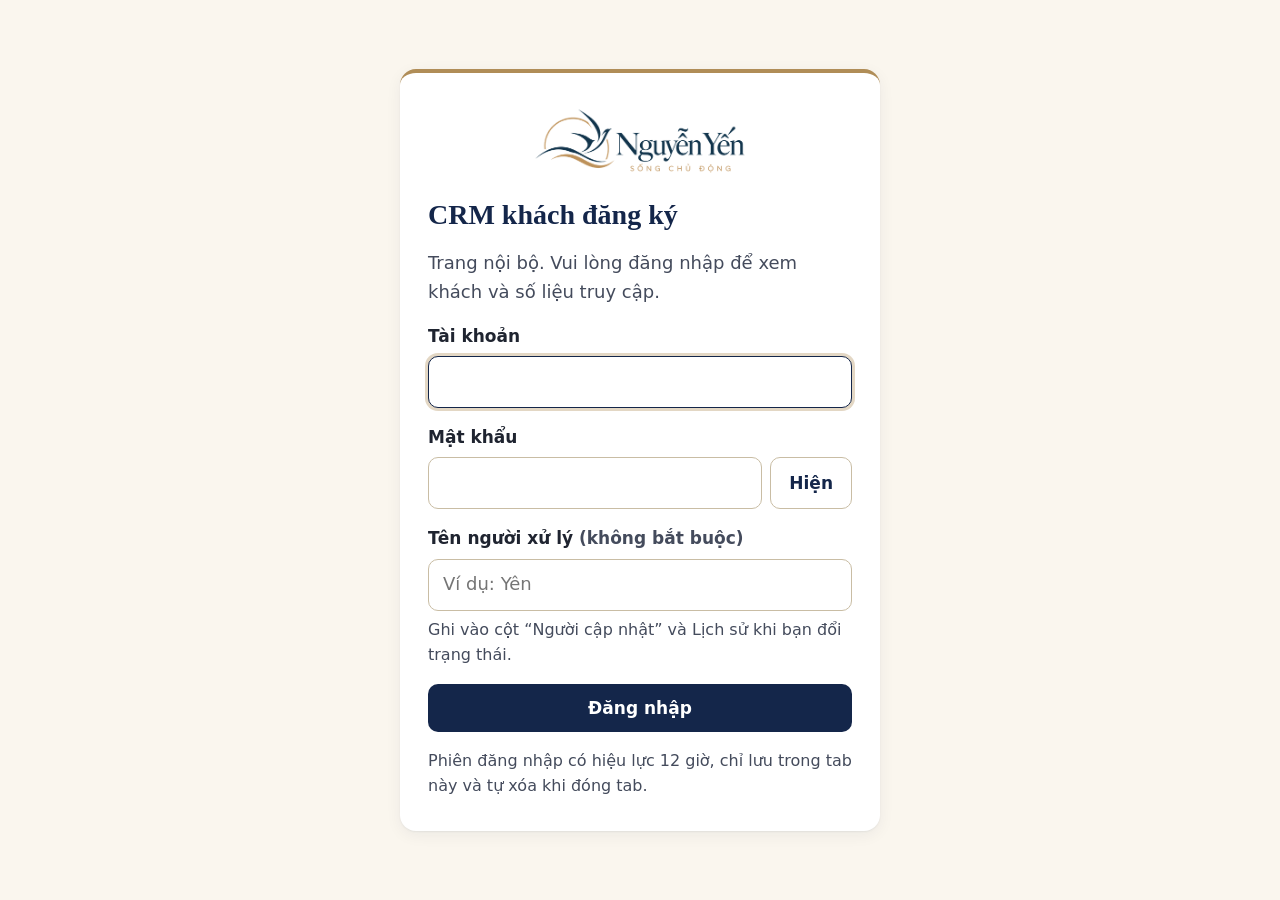
<file: admin/index.html>
<!DOCTYPE html>
<html lang="vi">
<head>
  <meta charset="utf-8">
  <meta name="viewport" content="width=device-width, initial-scale=1">
  <meta name="robots" content="noindex, nofollow">
  <meta name="referrer" content="no-referrer">
  <meta http-equiv="Content-Security-Policy" content="default-src 'self'; script-src 'self'; style-src 'self' https://fonts.googleapis.com; font-src https://fonts.gstatic.com; img-src 'self' data:; connect-src https://script.google.com https://script.googleusercontent.com; base-uri 'self'; form-action 'self'; object-src 'none'">
  <title>CRM khách đăng ký — Nguyễn Yến</title>
  <link rel="icon" href="../favicon.ico" sizes="any">
  <link rel="icon" href="../assets/img/favicon.png" type="image/png">
  <link rel="apple-touch-icon" sizes="180x180" href="../assets/img/apple-touch-icon.png">
  <link rel="preconnect" href="https://fonts.googleapis.com">
  <link rel="preconnect" href="https://fonts.gstatic.com" crossorigin>
  <link rel="stylesheet" href="https://fonts.googleapis.com/css2?family=Be+Vietnam+Pro:wght@400;500;600;700&family=Noto+Serif:wght@600;700&display=swap">
  <link rel="stylesheet" href="admin.css">
</head>
<body>
  <div id="demo-banner" class="banner banner--demo" role="note" hidden>
    <strong>Chế độ xem thử – dữ liệu mẫu, chưa kết nối Google Sheet.</strong>
    <span>Xem HUONG-DAN-CAI-DAT.md để kết nối.</span>
  </div>

  <!-- ĐĂNG NHẬP -->
  <main id="login-view" class="login" hidden>
    <form id="login-form" class="login__card" novalidate>
      <div class="login__brand">
        <img class="login__logo" src="../assets/img/logo/logo-nguyen-yen-ngang-480.png" srcset="../assets/img/logo/logo-nguyen-yen-ngang-480.png 1x, ../assets/img/logo/logo-nguyen-yen-ngang-960.png 2x" width="480" height="159" alt="Nguyễn Yến – Sống chủ động">
      </div>
      <h1 class="login__title">CRM khách đăng ký</h1>
      <p class="muted">Trang nội bộ. Vui lòng đăng nhập để xem khách và số liệu truy cập.</p>

      <label class="field">
        <span class="field__label">Tài khoản</span>
        <input id="login-user" name="username" type="text" autocomplete="username" autocapitalize="off" spellcheck="false" maxlength="50" required>
      </label>

      <div class="field">
        <label class="field__label" for="login-pass">Mật khẩu</label>
        <div class="pw">
          <input id="login-pass" name="password" type="password" autocomplete="current-password" maxlength="200" required>
          <button id="login-toggle" type="button" class="btn btn--ghost pw__toggle" aria-controls="login-pass" aria-pressed="false">Hiện</button>
        </div>
      </div>

      <label class="field">
        <span class="field__label">Tên người xử lý <span class="muted">(không bắt buộc)</span></span>
        <input id="login-name" name="nickname" type="text" autocomplete="nickname" maxlength="50" placeholder="Ví dụ: Yên">
        <span class="field__hint">Ghi vào cột “Người cập nhật” và Lịch sử khi bạn đổi trạng thái.</span>
      </label>

      <p id="login-error" class="alert alert--error" role="alert" hidden></p>
      <p id="login-info" class="alert alert--info" role="status" hidden></p>

      <button id="login-submit" type="submit" class="btn btn--primary btn--block">Đăng nhập</button>
      <p class="muted small">Phiên đăng nhập có hiệu lực 12 giờ, chỉ lưu trong tab này và tự xóa khi đóng tab.</p>
    </form>
  </main>

  <!-- BẢNG ĐIỀU KHIỂN -->
  <div id="app-view" hidden>
    <header class="topbar">
      <div class="topbar__inner">
        <div class="brand">
          <img class="brand__logo" src="../assets/img/logo/logo-nguyen-yen-nen-toi-480.png" srcset="../assets/img/logo/logo-nguyen-yen-nen-toi-480.png 480w, ../assets/img/logo/logo-nguyen-yen-nen-toi-960.png 960w" sizes="140px" width="480" height="159" alt="Nguyễn Yến – Sống chủ động">
          <p class="brand__sub">CRM khách<br>đăng ký</p>
        </div>
        <div class="topbar__actions">
          <span class="user" id="user-name"></span>
          <div class="textsize" role="group" aria-label="Cỡ chữ">
            <span class="textsize__label">Cỡ chữ:</span>
            <button type="button" class="textsize__btn" data-size="md" aria-pressed="true">Vừa</button>
            <button type="button" class="textsize__btn" data-size="lg" aria-pressed="false">To</button>
          </div>
          <button id="btn-refresh" type="button" class="btn btn--ghost">Làm mới</button>
          <a id="btn-sheet" class="btn btn--ghost" target="_blank" rel="noopener noreferrer" hidden>Mở Google Sheet</a>
          <button id="btn-logout" type="button" class="btn btn--ghost">Đăng xuất</button>
        </div>
      </div>
      <nav class="mainnav" aria-label="Các mục">
        <div class="mainnav__inner" role="tablist">
          <button type="button" class="mainnav__tab" role="tab" id="tab-overview" aria-controls="panel-overview" aria-selected="true" data-panel="overview">Tổng quan</button>
          <button type="button" class="mainnav__tab" role="tab" id="tab-leads" aria-controls="panel-leads" aria-selected="false" data-panel="leads">Khách<span class="hide-sm"> đăng ký</span> <span class="count" id="count-leads">0</span></button>
          <button type="button" class="mainnav__tab" role="tab" id="tab-dups" aria-controls="panel-dups" aria-selected="false" data-panel="dups"><span class="hide-sm">Đăng ký trùng</span><span class="show-sm">Trùng</span> <span class="count" id="count-dups">0</span></button>
        </div>
      </nav>
    </header>

    <main class="container">
      <p id="app-error" class="alert alert--error" role="alert" hidden></p>
      <div id="alerts" class="alerts" aria-live="polite"></div>

      <!-- TỔNG QUAN -->
      <section id="panel-overview" class="panel" role="tabpanel" aria-labelledby="tab-overview">
        <div class="page-head">
          <h1 class="page-title">Tổng quan</h1>
          <div class="seg" role="group" aria-label="Khoảng thời gian">
            <button type="button" class="seg__btn" data-range="today" aria-pressed="false">Hôm nay</button>
            <button type="button" class="seg__btn" data-range="7" aria-pressed="false">7 ngày</button>
            <button type="button" class="seg__btn" data-range="30" aria-pressed="true">30 ngày</button>
            <button type="button" class="seg__btn" data-range="all" aria-pressed="false">Tất cả</button>
          </div>
        </div>
        <p class="muted sync" id="sync-overview" aria-live="polite"></p>

        <h2 class="section-title">Việc cần làm</h2>
        <div class="bigcards" id="big-cards"></div>

        <section class="card-box">
          <div class="card-box__head">
            <h2 class="card-box__title">Khách mới nhất</h2>
            <button type="button" class="btn btn--ghost btn--sm" id="latest-all">Xem tất cả khách</button>
          </div>
          <div id="latest"></div>
        </section>

        <h2 class="section-title">Truy cập website</h2>
        <div class="kpis" id="kpis"></div>

        <section class="card-box">
          <div class="card-box__head">
            <h2 class="card-box__title">Theo ngày</h2>
            <p class="legend"><span class="legend__dot legend__dot--v"></span>Khách truy cập <span class="legend__dot legend__dot--l"></span>Đăng ký</p>
          </div>
          <div id="chart-days" class="daychart"></div>
        </section>

        <div class="grid2">
          <section class="card-box">
            <h2 class="card-box__title">Phễu chuyển đổi</h2>
            <p class="muted small">Tính theo số khách (mỗi người đếm một lần); % so với tổng khách truy cập.</p>
            <div id="funnel" class="funnel"></div>
          </section>
          <section class="card-box">
            <h2 class="card-box__title">Nguồn truy cập</h2>
            <div id="t-sources"></div>
          </section>
        </div>

        <div class="grid2">
          <section class="card-box">
            <h2 class="card-box__title">Chiến dịch (utm_campaign)</h2>
            <div id="t-campaigns"></div>
          </section>
          <section class="card-box">
            <h2 class="card-box__title">Thiết bị</h2>
            <div id="t-devices"></div>
          </section>
        </div>

        <section class="card-box">
          <h2 class="card-box__title">Theo trang / lĩnh vực</h2>
          <div id="t-pages"></div>
        </section>

        <div class="grid2">
          <section class="card-box">
            <h2 class="card-box__title">Vị trí nút “Đăng ký” được bấm</h2>
            <div id="t-cta"></div>
          </section>
          <section class="card-box">
            <h2 class="card-box__title">Video được xem</h2>
            <div id="t-videos"></div>
          </section>
        </div>
      </section>

      <!-- KHÁCH ĐĂNG KÝ -->
      <section id="panel-leads" class="panel" role="tabpanel" aria-labelledby="tab-leads" hidden>
        <div class="page-head">
          <h1 class="page-title">Khách đăng ký</h1>
          <p class="muted sync" id="sync-leads" aria-live="polite"></p>
        </div>

        <section class="filters" aria-label="Bộ lọc">
          <div class="filters__search">
            <label class="field field--search">
              <span class="field__label">Tìm khách</span>
              <input id="f-search" type="search" placeholder="Tên, số điện thoại, email…" autocomplete="off">
            </label>
            <button id="btn-csv" type="button" class="btn btn--ghost">Xuất CSV</button>
          </div>
          <div class="chipgroup">
            <span class="chipgroup__label" id="lbl-status">Trạng thái:</span>
            <div class="chips" id="f-status-chips" role="group" aria-labelledby="lbl-status"></div>
          </div>
          <div class="chipgroup">
            <span class="chipgroup__label" id="lbl-field">Lĩnh vực:</span>
            <div class="chips" role="group" aria-labelledby="lbl-field">
              <button type="button" class="chip tab" data-tab="all" aria-pressed="true">Tất cả</button>
              <button type="button" class="chip tab" data-tab="phap-luat" aria-pressed="false">Pháp luật</button>
              <button type="button" class="chip tab" data-tab="suc-khoe" aria-pressed="false">Sức khỏe</button>
              <button type="button" class="chip tab" data-tab="hoc-ai" aria-pressed="false">Học AI</button>
              <button type="button" class="chip tab" data-tab="trang-chu" aria-pressed="false">Trang chủ</button>
            </div>
          </div>
          <details class="more" id="f-more">
            <summary class="more__toggle">Lọc thêm (nguồn, ngày đăng ký, loại khách)</summary>
            <div class="filters__row">
              <label class="field">
                <span class="field__label">Nguồn</span>
                <select id="f-source"><option value="">Tất cả nguồn</option></select>
              </label>
              <label class="field">
                <span class="field__label">Từ ngày</span>
                <input id="f-from" type="date">
              </label>
              <label class="field">
                <span class="field__label">Đến ngày</span>
                <input id="f-to" type="date">
              </label>
              <label class="field">
                <span class="field__label">Loại khách</span>
                <select id="f-kind">
                  <option value="">Tất cả</option>
                  <option value="repeat">Đăng ký nhiều lần</option>
                  <option value="old">Khách cũ (đăng ký nhiều lĩnh vực)</option>
                  <option value="noemail">Chưa có email</option>
                </select>
              </label>
            </div>
          </details>
          <div class="filters__foot">
            <p id="result-count" class="result-count" aria-live="polite"></p>
            <button id="f-clear" type="button" class="btn btn--link">Xóa lọc</button>
          </div>
        </section>

        <section class="list" aria-label="Danh sách khách">
          <div class="table-wrap">
            <table class="table table--leads">
              <thead>
                <tr>
                  <th scope="col" class="col-no">#</th>
                  <th scope="col" class="col-cust">Khách hàng</th>
                  <th scope="col" class="col-field">Lĩnh vực</th>
                  <th scope="col">Nhu cầu</th>
                  <th scope="col" class="col-src">Nguồn</th>
                  <th scope="col" class="col-time">Đăng ký lúc</th>
                  <th scope="col" class="col-status">Trạng thái</th>
                  <th scope="col" class="col-act">Thao tác</th>
                </tr>
              </thead>
              <tbody id="lead-rows"></tbody>
            </table>
          </div>
          <div id="lead-cards" class="cards"></div>
          <div id="empty-state" class="empty" hidden>
            <p class="empty__title" id="empty-title">Chưa có khách đăng ký</p>
            <p class="muted" id="empty-text">Khi khách gửi form trên website, thông tin sẽ hiện ở đây.</p>
          </div>
        </section>
      </section>

      <!-- ĐĂNG KÝ TRÙNG -->
      <section id="panel-dups" class="panel" role="tabpanel" aria-labelledby="tab-dups" hidden>
        <div class="page-head">
          <h1 class="page-title">Đăng ký trùng</h1>
        </div>
        <p class="intro">Khách gửi lại form cùng lĩnh vực với cùng số điện thoại. Hệ thống không tạo khách mới mà cộng “Số lần đăng ký” vào khách cũ; nếu khách cũ đã “Hoàn tất” hoặc “Không phù hợp” thì tự đưa về “Mới”.</p>
        <div class="table-wrap">
          <table class="table">
            <thead>
              <tr>
                <th scope="col">Thời gian</th>
                <th scope="col">Khách hàng</th>
                <th scope="col">Lĩnh vực</th>
                <th scope="col">Nội dung lần này</th>
                <th scope="col">Lý do</th>
                <th scope="col">Nguồn</th>
                <th scope="col"><span class="sr-only">Mở khách</span></th>
              </tr>
            </thead>
            <tbody id="dup-rows"></tbody>
          </table>
        </div>
        <div id="dup-cards" class="cards"></div>
        <div id="dup-empty" class="empty" hidden>
          <p class="empty__title">Chưa có đăng ký trùng</p>
          <p class="muted">Khi một khách gửi lại form cùng lĩnh vực, lần gửi đó sẽ hiện ở đây.</p>
        </div>
      </section>
    </main>
  </div>

  <!-- PANEL CHI TIẾT -->
  <div id="drawer-overlay" class="overlay" hidden></div>
  <aside id="drawer" class="drawer" role="dialog" aria-modal="true" aria-labelledby="drawer-title" hidden>
    <div class="drawer__head">
      <p class="drawer__kicker">Chi tiết khách · <span id="d-id"></span></p>
      <button id="drawer-close" type="button" class="icon-btn" aria-label="Đóng">×</button>
    </div>
    <div class="drawer__body">
      <div class="d-who">
        <h2 class="d-who__name" id="drawer-title">Chi tiết khách</h2>
        <p class="d-who__phone" id="d-phone"></p>
        <p class="d-who__email" id="d-email-view"></p>
        <div class="badges" id="d-badges"></div>
        <details class="d-edit" id="d-edit">
          <summary class="btn btn--ghost btn--sm d-edit__toggle">Sửa họ tên / email</summary>
          <form id="d-contact-form" class="d-edit__form" novalidate>
            <label class="field">
              <span class="field__label">Họ và tên</span>
              <input id="d-name" type="text" maxlength="80" autocomplete="off">
            </label>
            <label class="field">
              <span class="field__label">Email <span class="muted">(không bắt buộc)</span></span>
              <input id="d-email" type="email" maxlength="120" autocomplete="off" spellcheck="false">
            </label>
            <div class="d-save">
              <button id="d-contact-save" type="submit" class="btn btn--primary">Lưu họ tên, email</button>
              <span id="d-contact-status" class="save-status" role="status" aria-live="polite"></span>
            </div>
          </form>
        </details>
      </div>

      <div class="d-actions">
        <a id="d-call" class="btn btn--primary">Gọi</a>
        <a id="d-zalo" class="btn btn--zalo" target="_blank" rel="noopener noreferrer">Zalo</a>
        <a id="d-mail" class="btn btn--ghost" hidden>Gửi email</a>
        <button id="d-copy" type="button" class="btn btn--ghost">Sao chép số</button>
      </div>

      <form id="d-form" class="d-block d-block--work" novalidate>
        <h3 class="d-block__title">Xử lý</h3>
        <label class="field">
          <span class="field__label">Trạng thái</span>
          <select id="d-status"></select>
        </label>
        <div class="field">
          <label class="field__label" for="d-follow">Hẹn gọi lại</label>
          <div class="follow">
            <input id="d-follow" type="date">
            <button type="button" class="btn btn--ghost btn--sm" data-follow="0">Hôm nay</button>
            <button type="button" class="btn btn--ghost btn--sm" data-follow="1">Ngày mai</button>
            <button type="button" class="btn btn--link btn--sm" data-follow="clear">Bỏ hẹn</button>
          </div>
        </div>
        <label class="field">
          <span class="field__label">Ghi chú nội bộ</span>
          <textarea id="d-note" rows="4" maxlength="1000" placeholder="Ví dụ: Đã gọi lúc 9h, hẹn trao đổi chiều thứ Năm."></textarea>
          <span class="field__hint"><span id="d-note-count">0</span>/1000 ký tự</span>
        </label>
        <div class="d-save">
          <button id="d-save" type="submit" class="btn btn--primary">Lưu</button>
          <span id="d-save-status" class="save-status" role="status" aria-live="polite"></span>
        </div>
        <p class="muted small" id="d-history"></p>
      </form>

      <section class="d-block" aria-labelledby="d-need-title">
        <h3 class="d-block__title" id="d-need-title">Nhu cầu của khách</h3>
        <p id="d-details" class="d-details"></p>
        <dl class="d-info">
          <div><dt>Lĩnh vực</dt><dd id="d-field"></dd></div>
          <div><dt>Thời gian đăng ký</dt><dd id="d-time"></dd></div>
          <div><dt>Muốn liên hệ qua</dt><dd id="d-contact"></dd></div>
          <div><dt>Số lần đăng ký</dt><dd id="d-count"></dd></div>
        </dl>
        <div class="d-old" id="d-old" hidden>
          <p class="d-old__title">Khách cũ — cùng số điện thoại đã đăng ký:</p>
          <div class="d-old__list" id="d-old-list"></div>
        </div>
      </section>

      <section class="d-block" aria-labelledby="d-journey-title">
        <h3 class="d-block__title" id="d-journey-title">Nguồn &amp; hành trình trên website</h3>
        <dl class="d-info">
          <div><dt>Nguồn truy cập</dt><dd id="d-source"></dd></div>
          <div><dt>Nguồn đầu tiên</dt><dd id="d-ft"></dd></div>
          <div><dt>Thiết bị · lượt truy cập</dt><dd id="d-dev"></dd></div>
          <div><dt>Trang đăng ký</dt><dd id="d-page"></dd></div>
        </dl>
        <div class="d-block__head">
          <p class="d-sub">Các bước khách đã làm</p>
          <button id="d-journey-retry" type="button" class="btn btn--link" hidden>Thử lại</button>
        </div>
        <p id="d-journey-status" class="muted" role="status" aria-live="polite"></p>
        <div id="d-journey" class="journey"></div>
      </section>

      <section class="d-block" aria-labelledby="d-timeline-title">
        <div class="d-block__head">
          <h3 class="d-block__title" id="d-timeline-title">Lịch sử xử lý</h3>
          <button id="d-timeline-retry" type="button" class="btn btn--link" hidden>Thử lại</button>
        </div>
        <p id="d-timeline-status" class="muted" role="status" aria-live="polite"></p>
        <ol id="d-timeline" class="timeline"></ol>
      </section>
    </div>
  </aside>

  <div id="toast" class="toast" role="status" aria-live="polite" hidden></div>

  <script src="../assets/js/config.js"></script>
  <script src="admin.js"></script>
</body>
</html>
</file>
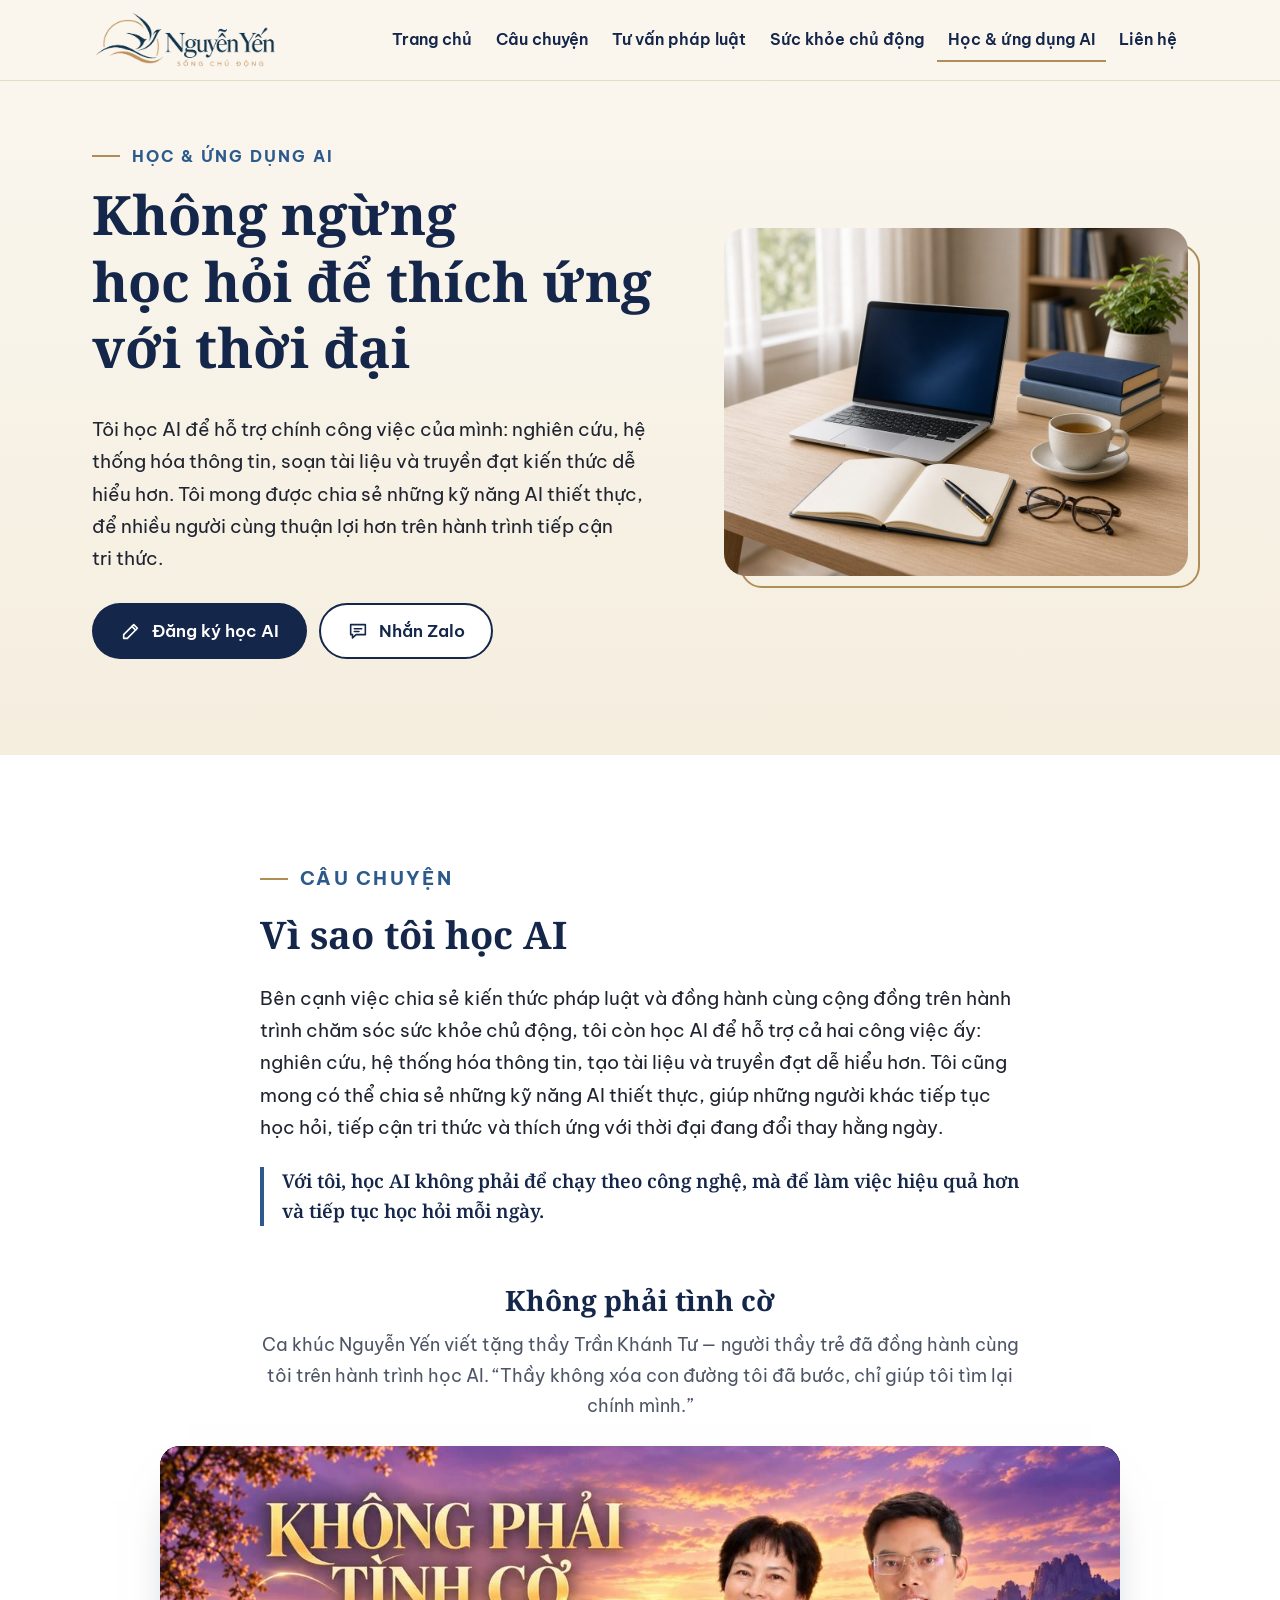
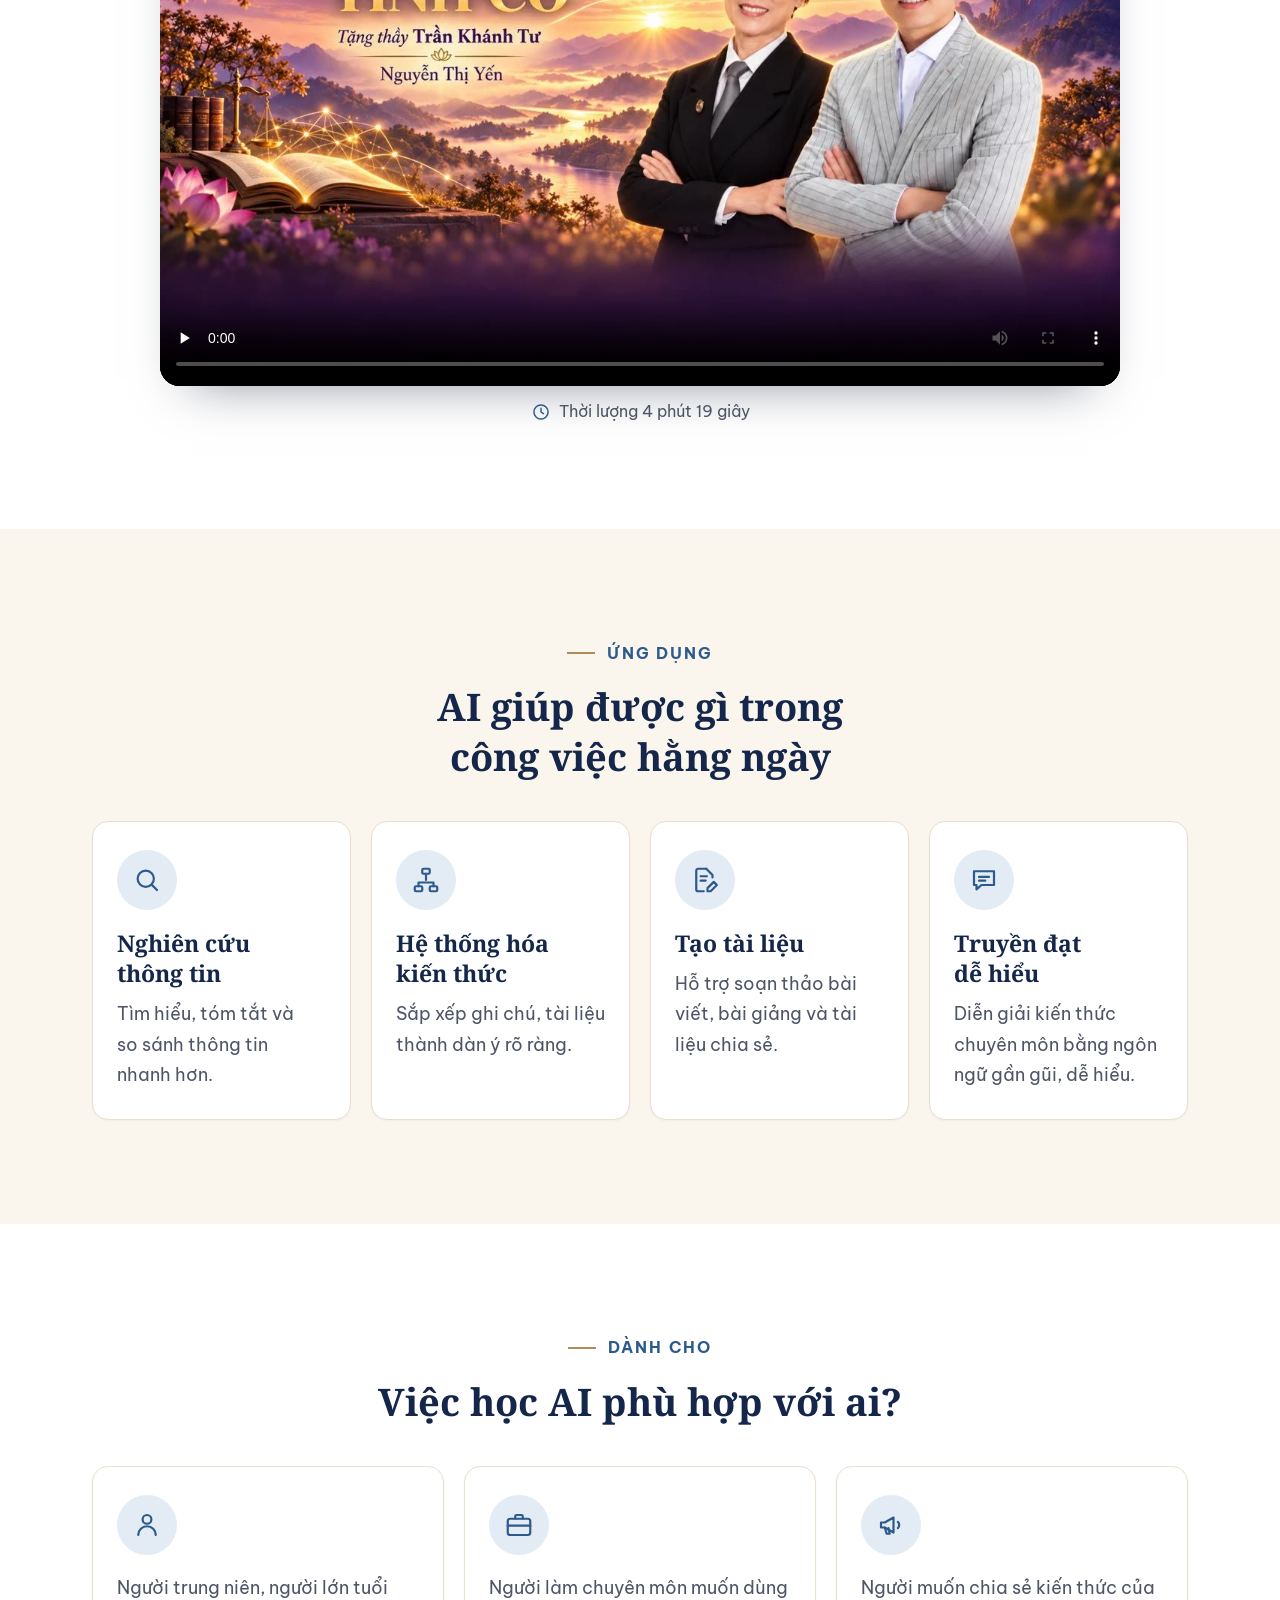
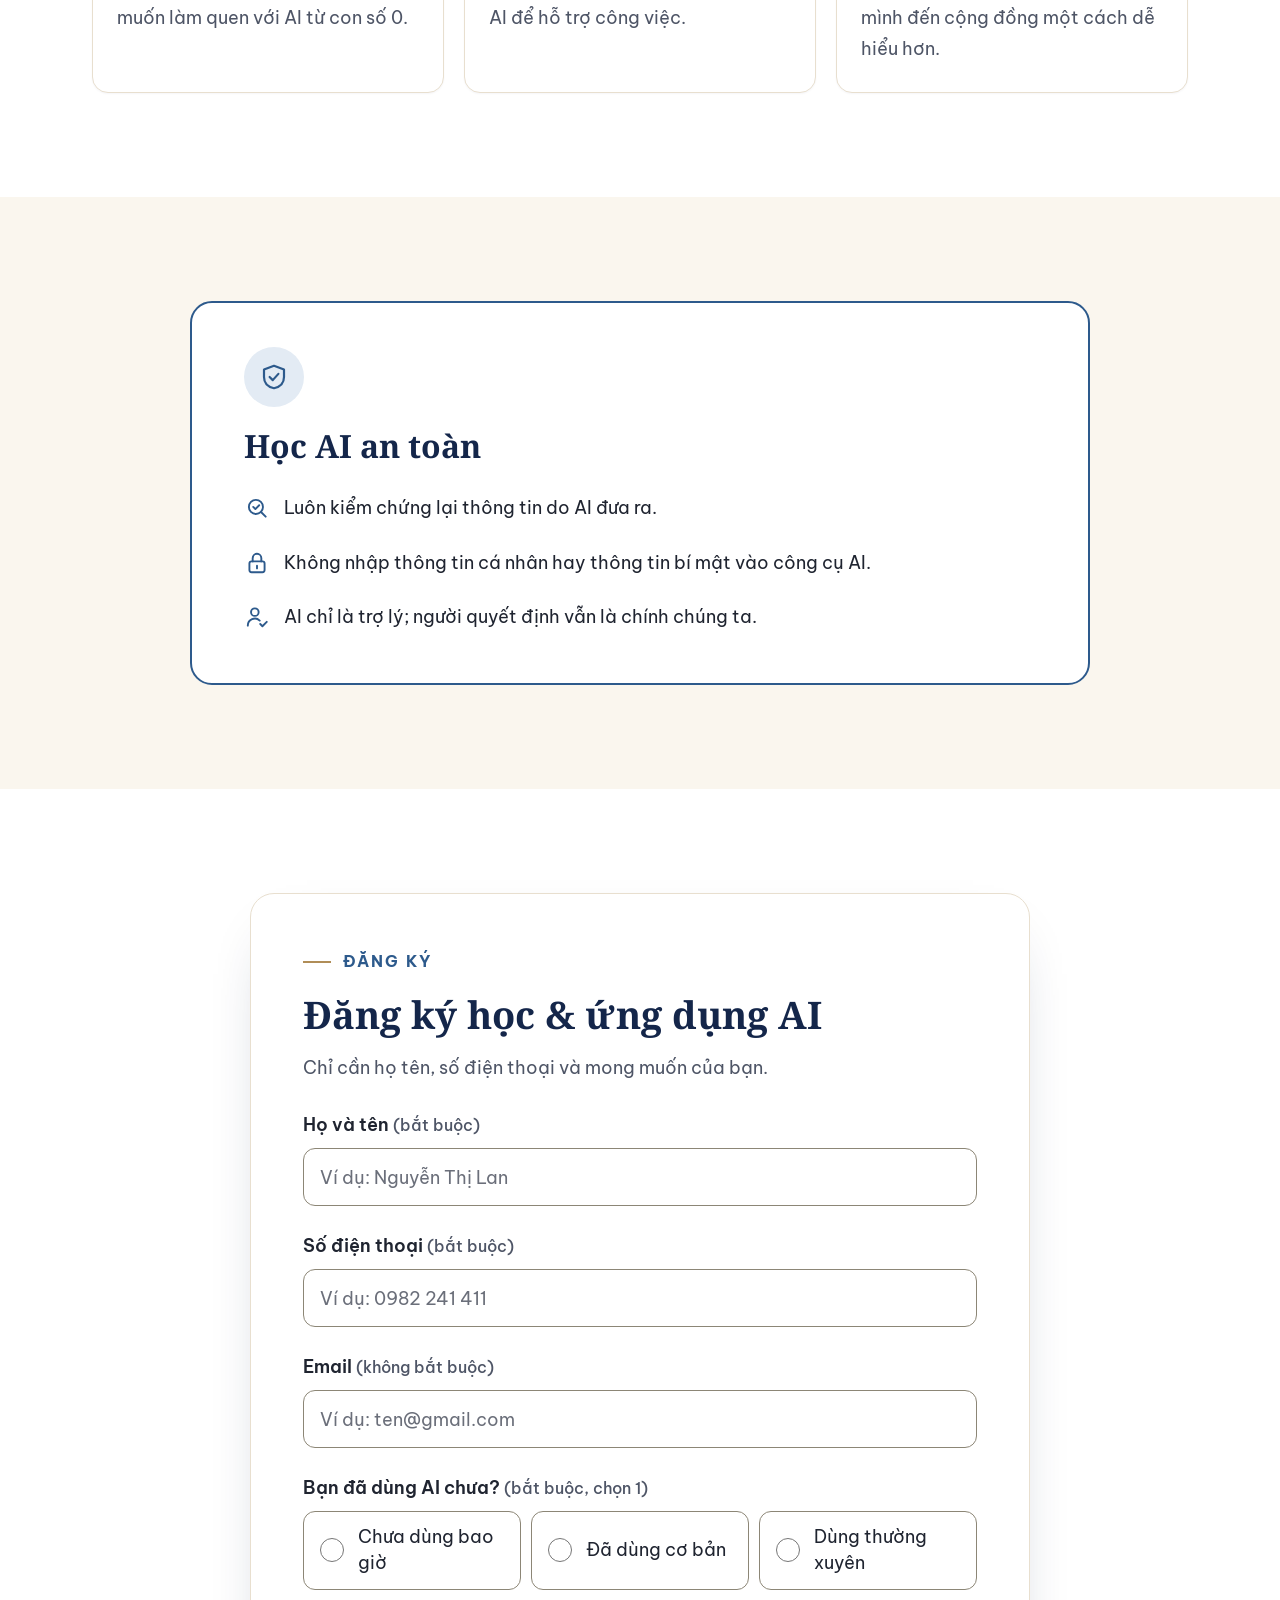
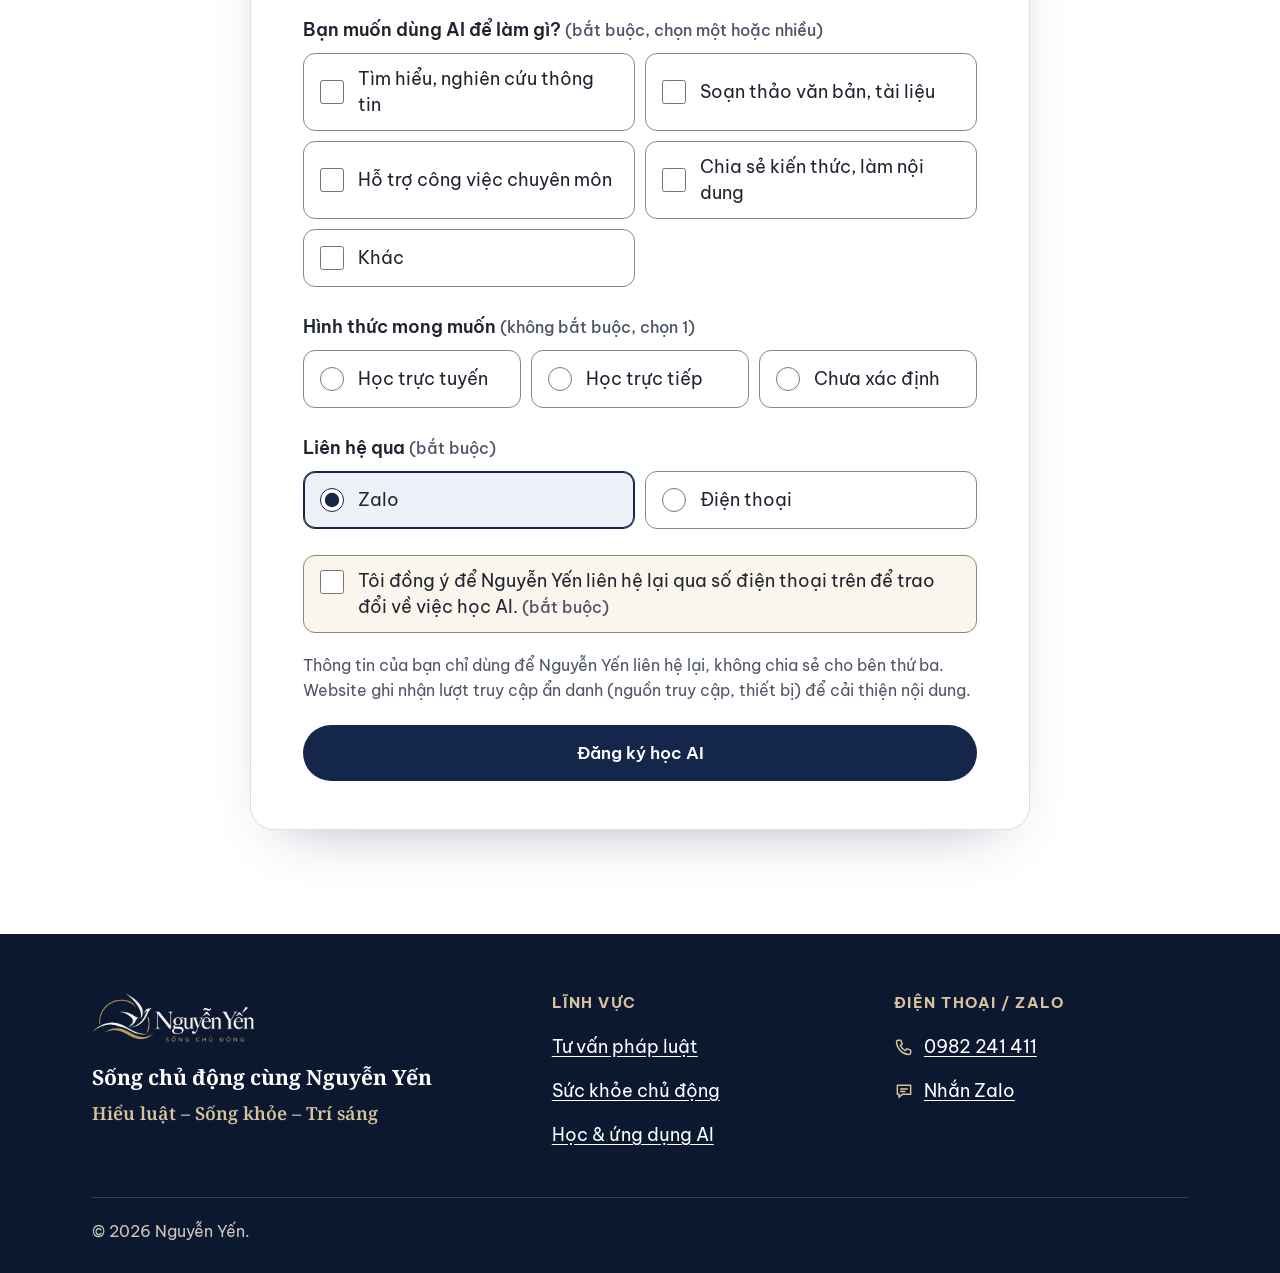
<file: hoc-ung-dung-ai/index.html>
<!DOCTYPE html>
<html lang="vi">
<head>
  <meta charset="utf-8">
  <meta name="viewport" content="width=device-width, initial-scale=1">
  <title>Học ứng dụng AI thiết thực, dễ hiểu, an toàn | Nguyễn Yến</title>
  <meta name="description" content="Học ứng dụng AI cùng Nguyễn Yến để tìm hiểu thông tin, sắp xếp tài liệu và truyền đạt dễ hiểu hơn. Phù hợp người trung niên bắt đầu từ con số 0. Đăng ký ngay.">
  <meta name="robots" content="index, follow, max-image-preview:large">
  <link rel="canonical" href="https://nguyenkimyen.com/hoc-ung-dung-ai/">
  <meta name="theme-color" content="#14264A">

  <meta property="og:type" content="website">
  <meta property="og:locale" content="vi_VN">
  <meta property="og:site_name" content="Sống chủ động cùng Nguyễn Yến">
  <meta property="og:title" content="Học &amp; ứng dụng AI cùng Nguyễn Yến">
  <meta property="og:description" content="Học AI thiết thực để tìm hiểu thông tin, sắp xếp tài liệu và truyền đạt dễ hiểu hơn. Phù hợp cả người bắt đầu từ con số 0. Học an toàn, chủ động cùng Nguyễn Yến.">
  <meta property="og:url" content="https://nguyenkimyen.com/hoc-ung-dung-ai/">
  <meta property="og:image" content="https://nguyenkimyen.com/assets/img/og-ai.jpg">
  <meta property="og:image:type" content="image/jpeg">
  <meta property="og:image:width" content="1200">
  <meta property="og:image:height" content="630">
  <meta property="og:image:alt" content="Luật sư Nguyễn Yến – Học &amp; ứng dụng AI: Không ngừng học hỏi để thích ứng với thời đại">
  <meta name="twitter:card" content="summary_large_image">
  <meta name="twitter:image:alt" content="Luật sư Nguyễn Yến – Học &amp; ứng dụng AI: Không ngừng học hỏi để thích ứng với thời đại">

  <link rel="icon" href="../favicon.ico" sizes="any">
  <link rel="icon" type="image/png" sizes="64x64" href="../assets/img/favicon.png">
  <link rel="icon" type="image/png" sizes="192x192" href="../assets/img/icon-192.png">
  <link rel="apple-touch-icon" sizes="180x180" href="../assets/img/apple-touch-icon.png">
  <link rel="manifest" href="../site.webmanifest">

  <link rel="preconnect" href="https://fonts.googleapis.com">
  <link rel="preconnect" href="https://fonts.gstatic.com" crossorigin>
  <link rel="stylesheet" href="https://fonts.googleapis.com/css2?family=Be+Vietnam+Pro:wght@400;500;600;700&amp;family=Noto+Serif:wght@600;700&amp;display=swap">
  <link rel="stylesheet" href="../assets/css/style.css?v=20261008">
  <script>document.documentElement.classList.add("js");</script>
  <script type="application/ld+json">
  {
    "@context": "https://schema.org",
    "@graph": [
      {
        "@type": "WebPage",
        "@id": "https://nguyenkimyen.com/hoc-ung-dung-ai/#webpage",
        "url": "https://nguyenkimyen.com/hoc-ung-dung-ai/",
        "name": "Học ứng dụng AI thiết thực, dễ hiểu, an toàn | Nguyễn Yến",
        "description": "Học ứng dụng AI cùng Nguyễn Yến để tìm hiểu thông tin, sắp xếp tài liệu và truyền đạt dễ hiểu hơn. Phù hợp người trung niên bắt đầu từ con số 0. Đăng ký ngay.",
        "inLanguage": "vi",
        "isPartOf": {
          "@type": "WebSite",
          "@id": "https://nguyenkimyen.com/#website",
          "url": "https://nguyenkimyen.com/",
          "name": "Sống chủ động cùng Nguyễn Yến"
        },
        "about": {
          "@type": "Thing",
          "name": "Ứng dụng trí tuệ nhân tạo (AI) trong công việc"
        },
        "audience": {
          "@type": "Audience",
          "audienceType": "Người trung niên, người lớn tuổi, người làm chuyên môn muốn bắt đầu với AI"
        },
        "author": {
          "@type": "Person",
          "@id": "https://nguyenkimyen.com/#person",
          "name": "Nguyễn Yến",
          "alternateName": "Nguyễn Thị Yến",
          "url": "https://nguyenkimyen.com/"
        },
        "primaryImageOfPage": {
          "@type": "ImageObject",
          "url": "https://nguyenkimyen.com/assets/img/ai-hero.jpg",
          "width": 1152,
          "height": 864
        },
        "breadcrumb": {
          "@id": "https://nguyenkimyen.com/hoc-ung-dung-ai/#breadcrumb"
        },
        "video": {
          "@type": "VideoObject",
          "name": "Không phải tình cờ",
          "description": "Ca khúc Nguyễn Yến viết tặng thầy Trần Khánh Tư — người thầy trẻ đã đồng hành cùng tôi trên hành trình học AI. “Thầy không xóa con đường tôi đã bước, chỉ giúp tôi tìm lại chính mình.”",
          "thumbnailUrl": "https://nguyenkimyen.com/assets/video/khong-phai-tinh-co-poster.jpg",
          "contentUrl": "https://nguyenkimyen.com/assets/video/khong-phai-tinh-co.mp4",
          "uploadDate": "2026-09-28",
          "duration": "PT4M19S",
          "inLanguage": "vi"
        }
      },
      {
        "@type": "BreadcrumbList",
        "@id": "https://nguyenkimyen.com/hoc-ung-dung-ai/#breadcrumb",
        "itemListElement": [
          {
            "@type": "ListItem",
            "position": 1,
            "name": "Trang chủ",
            "item": "https://nguyenkimyen.com/"
          },
          {
            "@type": "ListItem",
            "position": 2,
            "name": "Học & ứng dụng AI",
            "item": "https://nguyenkimyen.com/hoc-ung-dung-ai/"
          }
        ]
      }
    ]
  }
  </script>
</head>
<body class="page-ai">
  <svg width="0" height="0" style="position:absolute" aria-hidden="true" focusable="false">
    <symbol id="i-menu" viewBox="0 0 24 24"><path d="M4 7h16M4 12h16M4 17h16"/></symbol>
    <symbol id="i-close" viewBox="0 0 24 24"><path d="M6 6l12 12M18 6L6 18"/></symbol>
    <symbol id="i-phone" viewBox="0 0 24 24"><path d="M5 4h3.2l1.8 4.6-2.3 1.5a11 11 0 0 0 6.2 6.2l1.5-2.3L20 15.8V19a2 2 0 0 1-2 2A16 16 0 0 1 3 6a2 2 0 0 1 2-2z"/></symbol>
    <symbol id="i-chat" viewBox="0 0 24 24"><path d="M4 5h16v11H10l-4 3.5V16H4z"/><path d="M8 9.5h8M8 12.5h5"/></symbol>
    <symbol id="i-edit" viewBox="0 0 24 24"><path d="M4 20h4L19 9l-4-4L4 16z"/><path d="M13 7l4 4"/></symbol>
    <symbol id="i-bulb" viewBox="0 0 24 24"><path d="M9 18h6M10 21h4"/><path d="M12 3a6 6 0 0 0-3.5 10.9c.6.5 1 1.2 1 2.1h5c0-.9.4-1.6 1-2.1A6 6 0 0 0 12 3z"/></symbol>
    <symbol id="i-search" viewBox="0 0 24 24"><circle cx="11" cy="11" r="6.5"/><path d="M20 20l-4.3-4.3"/></symbol>
    <symbol id="i-tree" viewBox="0 0 24 24"><rect x="9" y="3" width="6" height="4" rx="1"/><rect x="3" y="17" width="6" height="4" rx="1"/><rect x="15" y="17" width="6" height="4" rx="1"/><path d="M12 7v5M6 17v-3h12v3"/></symbol>
    <symbol id="i-docpen" viewBox="0 0 24 24"><path d="M13 3H6.5A1.5 1.5 0 0 0 5 4.5v15A1.5 1.5 0 0 0 6.5 21H11"/><path d="M13 3l5 5v2M8.5 9h5M8.5 12.5h4"/><path d="M14 21v-2.5l5-5 2.5 2.5-5 5z"/></symbol>
    <symbol id="i-clock" viewBox="0 0 24 24"><circle cx="12" cy="12" r="8.5"/><path d="M12 7.5V12l3 2"/></symbol>
    <symbol id="i-person" viewBox="0 0 24 24"><circle cx="12" cy="7.5" r="3.5"/><path d="M5 20a7 7 0 0 1 14 0"/></symbol>
    <symbol id="i-briefcase" viewBox="0 0 24 24"><rect x="3" y="7" width="18" height="13" rx="2"/><path d="M9 7V5a1 1 0 0 1 1-1h4a1 1 0 0 1 1 1v2M3 12.5h18"/></symbol>
    <symbol id="i-share" viewBox="0 0 24 24"><path d="M4 10v4h3l7 4V6L7 10z"/><path d="M17.5 9.5a3.5 3.5 0 0 1 0 5M7 14l1.5 5H11l-1-4.5"/></symbol>
    <symbol id="i-verify" viewBox="0 0 24 24"><circle cx="11" cy="11" r="6.5"/><path d="M20 20l-4.3-4.3M8.5 11l2 2 3.5-3.5"/></symbol>
    <symbol id="i-lock" viewBox="0 0 24 24"><rect x="5" y="10.5" width="14" height="10" rx="2"/><path d="M8 10.5V7.5a4 4 0 0 1 8 0v3M12 14.5V17"/></symbol>
    <symbol id="i-user-check" viewBox="0 0 24 24"><circle cx="10" cy="7.5" r="3.5"/><path d="M3.5 20a6.5 6.5 0 0 1 11-4.7M15 18.5l2 2 4-4"/></symbol>
    <symbol id="i-shield" viewBox="0 0 24 24"><path d="M12 3l8 3v6c0 5-3.5 8-8 9-4.5-1-8-4-8-9V6z"/><path d="M8.5 12l2.5 2.5 4.5-5"/></symbol>
  </svg>

  <a class="skip-link" href="#noi-dung">Bỏ qua, đến nội dung chính</a>

  <header class="site-header">
    <div class="container header-inner">
      <a class="brand" href="../">
        <img class="brand-logo" src="../assets/img/logo/logo-nguyen-yen-ngang-480.png" srcset="../assets/img/logo/logo-nguyen-yen-ngang-480.png 1x, ../assets/img/logo/logo-nguyen-yen-ngang-960.png 2x" width="480" height="159" alt="Nguyễn Yến – Sống chủ động">
      </a>

      <button class="menu-toggle" type="button" aria-expanded="false" aria-controls="site-nav">
        <svg class="i" aria-hidden="true" focusable="false"><use href="#i-menu"/></svg>
        Menu
      </button>

      <div class="nav-backdrop" hidden></div>
      <nav id="site-nav" class="site-nav" aria-label="Menu chính">
        <div class="nav-head">
          <span>Menu</span>
          <button class="nav-close" type="button">
            <svg class="i" aria-hidden="true" focusable="false"><use href="#i-close"/></svg>
            Đóng
          </button>
        </div>
        <ul class="nav-list">
          <li><a href="../">Trang chủ</a></li>
          <li><a href="../#cau-chuyen">Câu chuyện</a></li>
          <li><a href="../tu-van-phap-luat/">Tư vấn pháp luật</a></li>
          <li><a href="../suc-khoe-chu-dong/">Sức khỏe chủ động</a></li>
          <li><a href="./" aria-current="page">Học &amp; ứng dụng AI</a></li>
          <li><a href="#dang-ky">Liên hệ</a></li>
        </ul>
        <div class="nav-contact">
          <a class="btn btn-primary" href="tel:0982241411">
            <svg class="i" aria-hidden="true" focusable="false"><use href="#i-phone"/></svg>
            Gọi 0982 241 411
          </a>
          <a class="btn btn-outline" href="https://zalo.me/0982241411" target="_blank" rel="noopener">
            <svg class="i" aria-hidden="true" focusable="false"><use href="#i-chat"/></svg>
            Nhắn Zalo
          </a>
        </div>
      </nav>

      <a class="btn btn-outline header-call" href="tel:0982241411">
        <svg class="i" aria-hidden="true" focusable="false"><use href="#i-phone"/></svg>
        0982 241 411
      </a>
    </div>
  </header>

  <main id="noi-dung">
    <!-- 1. HERO -->
    <section class="hero" aria-labelledby="hero-title">
      <div class="container hero-grid">
        <div class="hero-text">
          <h1 id="hero-title">
            <span class="eyebrow">Học &amp; ứng&nbsp;dụng AI</span>
            <span class="h1-main">Không ngừng học&nbsp;hỏi để thích&nbsp;ứng với thời&nbsp;đại</span>
          </h1>
          <p>Tôi học AI để hỗ trợ chính công việc của mình: nghiên cứu, hệ thống hóa thông tin, soạn tài liệu và truyền đạt kiến thức dễ hiểu hơn. Tôi mong được chia sẻ những kỹ năng AI thiết thực, để nhiều người cùng thuận lợi hơn trên hành trình tiếp cận tri thức.</p>
          <div class="btn-group">
            <a class="btn btn-primary" href="#dang-ky">
              <svg class="i" aria-hidden="true" focusable="false"><use href="#i-edit"/></svg>
              Đăng ký học AI
            </a>
            <a class="btn btn-outline" href="https://zalo.me/0982241411" target="_blank" rel="noopener">
              <svg class="i" aria-hidden="true" focusable="false"><use href="#i-chat"/></svg>
              Nhắn Zalo
            </a>
          </div>
        </div>
        <div class="hero-portrait hero-portrait--wide">
          <img src="../assets/img/ai-hero.jpg" width="1152" height="864" fetchpriority="high" alt="Góc làm việc với máy tính xách tay, sổ ghi chép, kính đọc sách và tách trà">
        </div>
      </div>
    </section>

    <!-- 2. VÌ SAO TÔI HỌC AI -->
    <section class="section section--white" aria-labelledby="vi-sao-title">
      <div class="container">
        <div class="prose prose--center reveal">
          <p class="eyebrow">Câu chuyện</p>
          <h2 id="vi-sao-title">Vì sao tôi học AI</h2>
          <p>Bên cạnh việc chia sẻ kiến thức pháp luật và đồng hành cùng cộng đồng trên hành trình chăm sóc sức khỏe chủ động, tôi còn học AI để hỗ trợ cả hai công việc ấy: nghiên cứu, hệ thống hóa thông tin, tạo tài liệu và truyền đạt dễ hiểu hơn. Tôi cũng mong có thể chia sẻ những kỹ năng AI thiết thực, giúp những người khác tiếp tục học hỏi, tiếp cận tri thức và thích ứng với thời đại đang đổi thay hằng ngày.</p>
          <p class="highlight-line">Với tôi, học AI không phải để chạy theo công nghệ, mà để làm việc hiệu quả hơn và tiếp tục học hỏi mỗi ngày.</p>
        </div>
        <div class="video-block video-inline reveal" id="mv">
          <h3>Không phải tình&nbsp;cờ</h3>
          <p>Ca khúc Nguyễn Yến viết tặng thầy Trần Khánh Tư — người thầy trẻ đã đồng hành cùng tôi trên hành trình học AI. “Thầy không xóa con đường tôi đã bước, chỉ giúp tôi tìm lại chính mình.”</p>
          <figure class="video-frame">
            <video controls preload="none" playsinline poster="../assets/video/khong-phai-tinh-co-poster.jpg" width="1280" height="720" aria-label="Video ca khúc Không phải tình cờ"><source src="../assets/video/khong-phai-tinh-co.mp4" type="video/mp4"></video>
          </figure>
          <p class="video-meta"><svg class="i" aria-hidden="true" focusable="false"><use href="#i-clock"/></svg>Thời lượng 4 phút 19 giây</p>
        </div>
      </div>
    </section>

    <!-- 3. AI GIÚP ĐƯỢC GÌ -->
    <section class="section" aria-labelledby="giup-gi-title">
      <div class="container">
        <div class="section-head section-head--center reveal">
          <p class="eyebrow">Ứng dụng</p>
          <h2 id="giup-gi-title">AI giúp được gì trong công&nbsp;việc hằng&nbsp;ngày</h2>
        </div>
        <div class="grid grid-4">
          <article class="card reveal">
            <div class="icon-badge"><svg class="i" aria-hidden="true" focusable="false"><use href="#i-search"/></svg></div>
            <h3>Nghiên&nbsp;cứu thông&nbsp;tin</h3>
            <p>Tìm hiểu, tóm tắt và so sánh thông tin nhanh hơn.</p>
          </article>
          <article class="card reveal">
            <div class="icon-badge"><svg class="i" aria-hidden="true" focusable="false"><use href="#i-tree"/></svg></div>
            <h3>Hệ&nbsp;thống hóa kiến&nbsp;thức</h3>
            <p>Sắp xếp ghi chú, tài liệu thành dàn ý rõ ràng.</p>
          </article>
          <article class="card reveal">
            <div class="icon-badge"><svg class="i" aria-hidden="true" focusable="false"><use href="#i-docpen"/></svg></div>
            <h3>Tạo tài&nbsp;liệu</h3>
            <p>Hỗ trợ soạn thảo bài viết, bài giảng và tài liệu chia sẻ.</p>
          </article>
          <article class="card reveal">
            <div class="icon-badge"><svg class="i" aria-hidden="true" focusable="false"><use href="#i-chat"/></svg></div>
            <h3>Truyền&nbsp;đạt dễ&nbsp;hiểu</h3>
            <p>Diễn giải kiến thức chuyên môn bằng ngôn ngữ gần gũi, dễ hiểu.</p>
          </article>
        </div>
      </div>
    </section>

    <!-- 4. PHÙ HỢP VỚI AI -->
    <section class="section section--white" aria-labelledby="phu-hop-title">
      <div class="container">
        <div class="section-head section-head--center reveal">
          <p class="eyebrow">Dành cho</p>
          <h2 id="phu-hop-title">Việc học AI phù&nbsp;hợp với ai?</h2>
        </div>
        <ul class="grid grid-3 list-reset">
          <li class="card reveal">
            <div class="icon-badge"><svg class="i" aria-hidden="true" focusable="false"><use href="#i-person"/></svg></div>
            <p>Người trung niên, người lớn tuổi muốn làm quen với AI từ con số 0.</p>
          </li>
          <li class="card reveal">
            <div class="icon-badge"><svg class="i" aria-hidden="true" focusable="false"><use href="#i-briefcase"/></svg></div>
            <p>Người làm chuyên môn muốn dùng AI để hỗ trợ công việc.</p>
          </li>
          <li class="card reveal">
            <div class="icon-badge"><svg class="i" aria-hidden="true" focusable="false"><use href="#i-share"/></svg></div>
            <p>Người muốn chia sẻ kiến thức của mình đến cộng đồng một cách dễ hiểu hơn.</p>
          </li>
        </ul>
      </div>
    </section>

    <!-- 5. HỌC AI AN TOÀN -->
    <section class="section" aria-labelledby="an-toan-title">
      <div class="container">
        <div class="frame-box frame-box--blue reveal">
          <div class="icon-badge"><svg class="i" aria-hidden="true" focusable="false"><use href="#i-shield"/></svg></div>
          <h2 id="an-toan-title">Học AI an&nbsp;toàn</h2>
          <ul class="checklist checklist--plain">
            <li><svg class="i" aria-hidden="true" focusable="false"><use href="#i-verify"/></svg><span>Luôn kiểm chứng lại thông tin do AI đưa ra.</span></li>
            <li><svg class="i" aria-hidden="true" focusable="false"><use href="#i-lock"/></svg><span>Không nhập thông tin cá nhân hay thông tin bí mật vào công cụ AI.</span></li>
            <li><svg class="i" aria-hidden="true" focusable="false"><use href="#i-user-check"/></svg><span>AI chỉ là trợ lý; người quyết định vẫn là chính chúng ta.</span></li>
          </ul>
        </div>
      </div>
    </section>

    <!-- 6. FORM -->
    <section class="section section--white" id="dang-ky" aria-labelledby="dang-ky-title">
      <div class="container">
        <div class="form-card reveal">
          <p class="eyebrow">Đăng ký</p>
          <h2 id="dang-ky-title">Đăng&nbsp;ký học &amp; ứng&nbsp;dụng AI</h2>
          <p class="form-intro">Chỉ cần họ tên, số điện thoại và mong muốn của bạn.</p>

          <form class="lead-form" data-form="hoc-ai"
                data-title="Đăng ký học &amp; ứng dụng AI"
                data-success="Nguyễn Yến sẽ liên hệ lại để trao đổi về việc học AI."
                novalidate>
            <div class="field" data-type="name">
              <label class="field-label" for="ai-name">Họ và tên <span class="req">(bắt buộc)</span></label>
              <input class="input" id="ai-name" name="name" type="text" autocomplete="name" autocapitalize="words" minlength="2" maxlength="80" placeholder="Ví dụ: Nguyễn Thị Lan" required aria-required="true" aria-describedby="ai-name-error">
              <p class="field-error" id="ai-name-error" hidden></p>
            </div>

            <div class="field" data-type="phone">
              <label class="field-label" for="ai-phone">Số điện thoại <span class="req">(bắt buộc)</span></label>
              <input class="input" id="ai-phone" name="phone" type="tel" inputmode="tel" autocomplete="tel" maxlength="20" placeholder="Ví dụ: 0982 241 411" required aria-required="true" aria-describedby="ai-phone-error">
              <p class="field-error" id="ai-phone-error" hidden></p>
            </div>

            <div class="field" data-type="email">
              <label class="field-label" for="ai-email">Email <span class="opt">(không bắt buộc)</span></label>
              <input class="input" id="ai-email" name="email" type="email" inputmode="email" autocomplete="email" autocapitalize="off" spellcheck="false" maxlength="120" placeholder="Ví dụ: ten@gmail.com" aria-describedby="ai-email-error">
              <p class="field-error" id="ai-email-error" hidden></p>
            </div>

            <fieldset class="field" data-type="radio" data-required data-label="Mức độ dùng AI"
                      data-error="Vui lòng chọn mức độ bạn đã dùng AI." aria-describedby="ai-level-error">
              <legend class="field-label">Bạn đã dùng AI chưa? <span class="req">(bắt buộc, chọn 1)</span></legend>
              <div class="choices choices--3col">
                <label class="choice"><input type="radio" name="level" value="Chưa dùng bao giờ"><span>Chưa dùng bao giờ</span></label>
                <label class="choice"><input type="radio" name="level" value="Đã dùng cơ bản"><span>Đã dùng cơ bản</span></label>
                <label class="choice"><input type="radio" name="level" value="Dùng thường xuyên"><span>Dùng thường xuyên</span></label>
              </div>
              <p class="field-error" id="ai-level-error" hidden></p>
            </fieldset>

            <fieldset class="field" data-type="checkbox" data-required data-label="Muốn dùng AI để"
                      data-error="Vui lòng chọn ít nhất một mục đích." aria-describedby="ai-goal-error">
              <legend class="field-label">Bạn muốn dùng AI để làm gì? <span class="req">(bắt buộc, chọn một hoặc nhiều)</span></legend>
              <div class="choices choices--2col">
                <label class="choice"><input type="checkbox" name="goals" value="Tìm hiểu, nghiên cứu thông tin"><span>Tìm hiểu, nghiên cứu thông tin</span></label>
                <label class="choice"><input type="checkbox" name="goals" value="Soạn thảo văn bản, tài liệu"><span>Soạn thảo văn bản, tài liệu</span></label>
                <label class="choice"><input type="checkbox" name="goals" value="Hỗ trợ công việc chuyên môn"><span>Hỗ trợ công việc chuyên môn</span></label>
                <label class="choice"><input type="checkbox" name="goals" value="Chia sẻ kiến thức, làm nội dung"><span>Chia sẻ kiến thức, làm nội dung</span></label>
                <label class="choice"><input type="checkbox" name="goals" value="Khác"><span>Khác</span></label>
              </div>
              <p class="field-error" id="ai-goal-error" hidden></p>
            </fieldset>

            <fieldset class="field" data-type="radio" data-label="Hình thức mong muốn">
              <legend class="field-label">Hình thức mong muốn <span class="opt">(không bắt buộc, chọn 1)</span></legend>
              <div class="choices choices--3col">
                <label class="choice"><input type="radio" name="format" value="Học trực tuyến"><span>Học trực tuyến</span></label>
                <label class="choice"><input type="radio" name="format" value="Học trực tiếp"><span>Học trực tiếp</span></label>
                <label class="choice"><input type="radio" name="format" value="Chưa xác định"><span>Chưa xác định</span></label>
              </div>
            </fieldset>

            <fieldset class="field" data-type="radio" data-required data-role="contact" data-label="Liên hệ qua"
                      data-error="Vui lòng chọn cách liên hệ." aria-describedby="ai-contact-error">
              <legend class="field-label">Liên hệ qua <span class="req">(bắt buộc)</span></legend>
              <div class="choices choices--inline">
                <label class="choice"><input type="radio" name="contact" value="Zalo" checked><span>Zalo</span></label>
                <label class="choice"><input type="radio" name="contact" value="Điện thoại"><span>Điện thoại</span></label>
              </div>
              <p class="field-error" id="ai-contact-error" hidden></p>
            </fieldset>

            <div class="field" data-type="consent">
              <label class="choice choice--consent">
                <input type="checkbox" name="consent" value="dong-y" aria-describedby="ai-consent-error">
                <span>Tôi đồng ý để Nguyễn Yến liên hệ lại qua số điện thoại trên để trao đổi về việc học AI. <span class="req">(bắt buộc)</span></span>
              </label>
              <p class="field-error" id="ai-consent-error" hidden></p>
            </div>

            <p class="form-privacy">Thông tin của bạn chỉ dùng để Nguyễn Yến liên hệ lại, không chia sẻ cho bên thứ ba. Website ghi nhận lượt truy cập ẩn danh (nguồn truy cập, thiết bị) để cải thiện nội dung.</p>

            <div class="hp-field" aria-hidden="true">
              <label for="ai-website">Website</label>
              <input type="text" id="ai-website" name="website" tabindex="-1" autocomplete="off">
            </div>

            <p class="form-status" role="status" aria-live="polite"></p>
            <button class="btn btn-primary btn-block" type="submit">Đăng ký học AI</button>
          </form>
        </div>
      </div>
    </section>
  </main>

  <footer class="site-footer">
    <div class="container">
      <div class="footer-grid">
        <div>
          <img class="footer-logo" src="../assets/img/logo/logo-nguyen-yen-nen-toi-480.png" srcset="../assets/img/logo/logo-nguyen-yen-nen-toi-480.png 480w, ../assets/img/logo/logo-nguyen-yen-nen-toi-960.png 960w" sizes="170px" width="480" height="159" alt="" loading="lazy" decoding="async">
          <p class="footer-brand">Sống chủ động cùng Nguyễn Yến</p>
          <p class="footer-slogan">Hiểu luật – Sống khỏe – Trí sáng</p>
        </div>
        <nav aria-label="Các lĩnh vực">
          <p class="footer-title">Lĩnh vực</p>
          <ul class="footer-links">
            <li><a href="../tu-van-phap-luat/">Tư vấn pháp luật</a></li>
            <li><a href="../suc-khoe-chu-dong/">Sức khỏe chủ động</a></li>
            <li><a href="./" aria-current="page">Học &amp; ứng dụng AI</a></li>
          </ul>
        </nav>
        <div>
          <p class="footer-title">Điện thoại / Zalo</p>
          <ul class="footer-links">
            <li><a href="tel:0982241411"><svg class="i" aria-hidden="true" focusable="false"><use href="#i-phone"/></svg>0982 241 411</a></li>
            <li><a href="https://zalo.me/0982241411" target="_blank" rel="noopener"><svg class="i" aria-hidden="true" focusable="false"><use href="#i-chat"/></svg>Nhắn Zalo</a></li>
          </ul>
        </div>
      </div>
      <p class="footer-bottom">© 2026 Nguyễn Yến.</p>
    </div>
  </footer>

  <nav class="mobile-bar" aria-label="Liên hệ nhanh">
    <a href="tel:0982241411"><svg class="i" aria-hidden="true" focusable="false"><use href="#i-phone"/></svg>Gọi</a>
    <a href="https://zalo.me/0982241411" target="_blank" rel="noopener"><svg class="i" aria-hidden="true" focusable="false"><use href="#i-chat"/></svg>Zalo</a>
    <a class="is-primary" href="#dang-ky"><svg class="i" aria-hidden="true" focusable="false"><use href="#i-edit"/></svg>Đăng ký</a>
  </nav>

  <script src="../assets/js/config.js?v=20260930" defer></script>
  <script src="../assets/js/tracker.js" defer></script>
  <script src="../assets/js/main.js" defer></script>
</body>
</html>
</file>
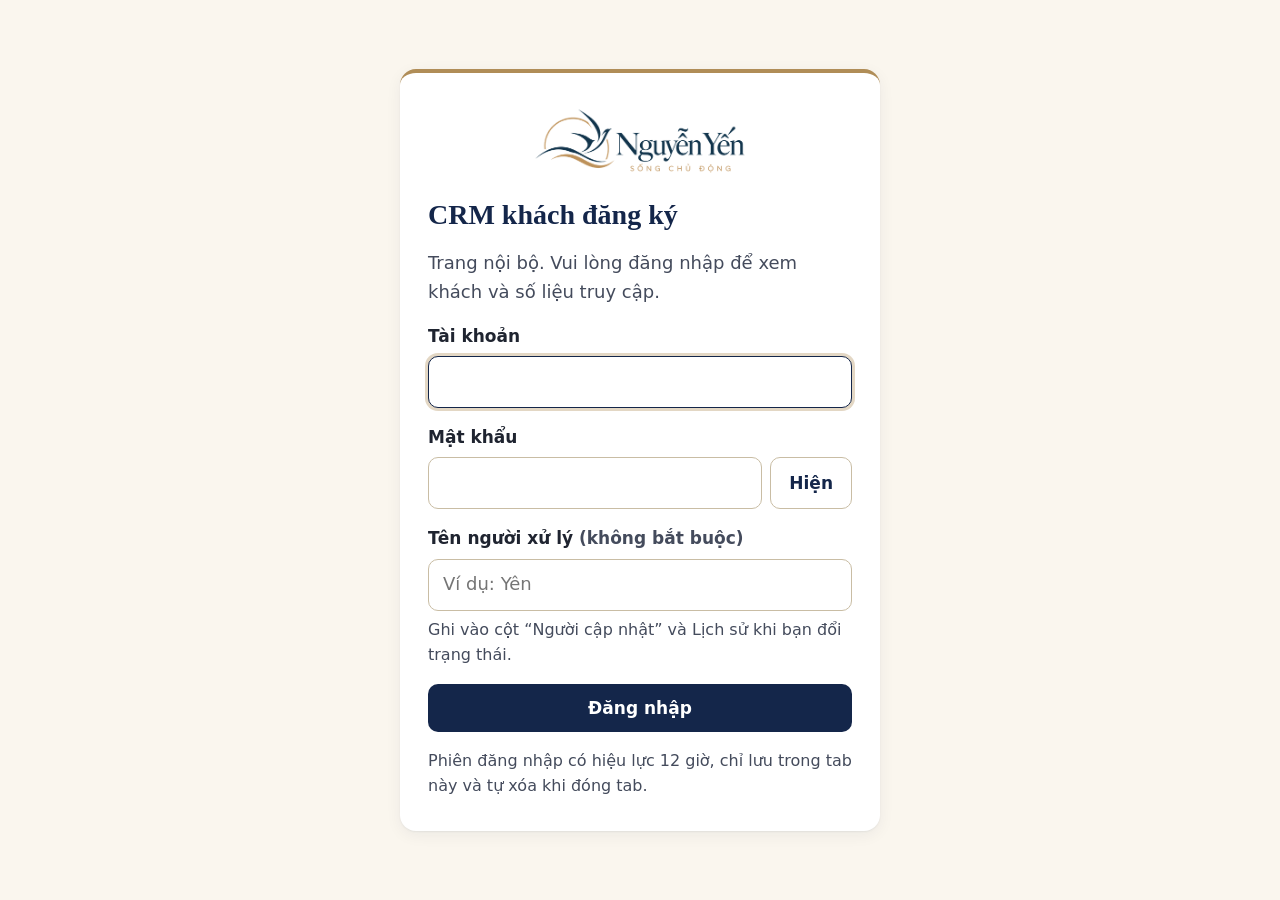
<file: quan-tri-crm/index.html>
<!DOCTYPE html>
<html lang="vi">
<head>
  <meta charset="utf-8">
  <meta name="viewport" content="width=device-width, initial-scale=1">
  <meta name="robots" content="noindex, nofollow">
  <meta name="referrer" content="no-referrer">
  <meta http-equiv="Content-Security-Policy" content="default-src 'self'; script-src 'self'; style-src 'self' https://fonts.googleapis.com; font-src https://fonts.gstatic.com; img-src 'self' data:; connect-src https://script.google.com https://script.googleusercontent.com; base-uri 'self'; form-action 'self'; object-src 'none'">
  <title>CRM khách đăng ký — Nguyễn Yến</title>
  <link rel="icon" href="../favicon.ico" sizes="any">
  <link rel="icon" href="../assets/img/favicon.png" type="image/png">
  <link rel="apple-touch-icon" sizes="180x180" href="../assets/img/apple-touch-icon.png">
  <link rel="preconnect" href="https://fonts.googleapis.com">
  <link rel="preconnect" href="https://fonts.gstatic.com" crossorigin>
  <link rel="stylesheet" href="https://fonts.googleapis.com/css2?family=Be+Vietnam+Pro:wght@400;500;600;700&family=Noto+Serif:wght@600;700&display=swap">
  <link rel="stylesheet" href="admin.css">
</head>
<body>
  <div id="demo-banner" class="banner banner--demo" role="note" hidden>
    <strong>Chế độ xem thử – dữ liệu mẫu, chưa kết nối Google Sheet.</strong>
    <span>Xem HUONG-DAN-CAI-DAT.md để kết nối.</span>
  </div>

  <!-- ĐĂNG NHẬP -->
  <main id="login-view" class="login" hidden>
    <form id="login-form" class="login__card" novalidate>
      <div class="login__brand">
        <img class="login__logo" src="../assets/img/logo/logo-nguyen-yen-ngang-480.png" srcset="../assets/img/logo/logo-nguyen-yen-ngang-480.png 1x, ../assets/img/logo/logo-nguyen-yen-ngang-960.png 2x" width="480" height="159" alt="Nguyễn Yến – Sống chủ động">
      </div>
      <h1 class="login__title">CRM khách đăng ký</h1>
      <p class="muted">Trang nội bộ. Vui lòng đăng nhập để xem khách và số liệu truy cập.</p>

      <label class="field">
        <span class="field__label">Tài khoản</span>
        <input id="login-user" name="username" type="text" autocomplete="username" autocapitalize="off" spellcheck="false" maxlength="50" required>
      </label>

      <div class="field">
        <label class="field__label" for="login-pass">Mật khẩu</label>
        <div class="pw">
          <input id="login-pass" name="password" type="password" autocomplete="current-password" maxlength="200" required>
          <button id="login-toggle" type="button" class="btn btn--ghost pw__toggle" aria-controls="login-pass" aria-pressed="false">Hiện</button>
        </div>
      </div>

      <label class="field">
        <span class="field__label">Tên người xử lý <span class="muted">(không bắt buộc)</span></span>
        <input id="login-name" name="nickname" type="text" autocomplete="nickname" maxlength="50" placeholder="Ví dụ: Yên">
        <span class="field__hint">Ghi vào cột “Người cập nhật” và Lịch sử khi bạn đổi trạng thái.</span>
      </label>

      <p id="login-error" class="alert alert--error" role="alert" hidden></p>
      <p id="login-info" class="alert alert--info" role="status" hidden></p>

      <button id="login-submit" type="submit" class="btn btn--primary btn--block">Đăng nhập</button>
      <p class="muted small">Phiên đăng nhập có hiệu lực 12 giờ, chỉ lưu trong tab này và tự xóa khi đóng tab.</p>
    </form>
  </main>

  <!-- BẢNG ĐIỀU KHIỂN -->
  <div id="app-view" hidden>
    <header class="topbar">
      <div class="topbar__inner">
        <div class="brand">
          <img class="brand__logo" src="../assets/img/logo/logo-nguyen-yen-nen-toi-480.png" srcset="../assets/img/logo/logo-nguyen-yen-nen-toi-480.png 480w, ../assets/img/logo/logo-nguyen-yen-nen-toi-960.png 960w" sizes="140px" width="480" height="159" alt="Nguyễn Yến – Sống chủ động">
          <p class="brand__sub">CRM khách<br>đăng ký</p>
        </div>
        <div class="topbar__actions">
          <span class="user" id="user-name"></span>
          <div class="textsize" role="group" aria-label="Cỡ chữ">
            <span class="textsize__label">Cỡ chữ:</span>
            <button type="button" class="textsize__btn" data-size="md" aria-pressed="true">Vừa</button>
            <button type="button" class="textsize__btn" data-size="lg" aria-pressed="false">To</button>
          </div>
          <button id="btn-refresh" type="button" class="btn btn--ghost">Làm mới</button>
          <a id="btn-sheet" class="btn btn--ghost" target="_blank" rel="noopener noreferrer" hidden>Mở Google Sheet</a>
          <button id="btn-logout" type="button" class="btn btn--ghost">Đăng xuất</button>
        </div>
      </div>
      <nav class="mainnav" aria-label="Các mục">
        <div class="mainnav__inner" role="tablist">
          <button type="button" class="mainnav__tab" role="tab" id="tab-overview" aria-controls="panel-overview" aria-selected="true" data-panel="overview">Tổng quan</button>
          <button type="button" class="mainnav__tab" role="tab" id="tab-leads" aria-controls="panel-leads" aria-selected="false" data-panel="leads">Khách<span class="hide-sm"> đăng ký</span> <span class="count" id="count-leads">0</span></button>
          <button type="button" class="mainnav__tab" role="tab" id="tab-dups" aria-controls="panel-dups" aria-selected="false" data-panel="dups"><span class="hide-sm">Đăng ký trùng</span><span class="show-sm">Trùng</span> <span class="count" id="count-dups">0</span></button>
        </div>
      </nav>
    </header>

    <main class="container">
      <p id="app-error" class="alert alert--error" role="alert" hidden></p>
      <div id="alerts" class="alerts" aria-live="polite"></div>

      <!-- TỔNG QUAN -->
      <section id="panel-overview" class="panel" role="tabpanel" aria-labelledby="tab-overview">
        <div class="page-head">
          <h1 class="page-title">Tổng quan</h1>
          <div class="seg" role="group" aria-label="Khoảng thời gian">
            <button type="button" class="seg__btn" data-range="today" aria-pressed="false">Hôm nay</button>
            <button type="button" class="seg__btn" data-range="7" aria-pressed="false">7 ngày</button>
            <button type="button" class="seg__btn" data-range="30" aria-pressed="true">30 ngày</button>
            <button type="button" class="seg__btn" data-range="all" aria-pressed="false">Tất cả</button>
          </div>
        </div>
        <p class="muted sync" id="sync-overview" aria-live="polite"></p>

        <h2 class="section-title">Việc cần làm</h2>
        <div class="bigcards" id="big-cards"></div>

        <section class="card-box">
          <div class="card-box__head">
            <h2 class="card-box__title">Khách mới nhất</h2>
            <button type="button" class="btn btn--ghost btn--sm" id="latest-all">Xem tất cả khách</button>
          </div>
          <div id="latest"></div>
        </section>

        <h2 class="section-title">Truy cập website</h2>
        <div class="kpis" id="kpis"></div>

        <section class="card-box">
          <div class="card-box__head">
            <h2 class="card-box__title">Theo ngày</h2>
            <p class="legend"><span class="legend__dot legend__dot--v"></span>Khách truy cập <span class="legend__dot legend__dot--l"></span>Đăng ký</p>
          </div>
          <div id="chart-days" class="daychart"></div>
        </section>

        <div class="grid2">
          <section class="card-box">
            <h2 class="card-box__title">Phễu chuyển đổi</h2>
            <p class="muted small">Tính theo số khách (mỗi người đếm một lần); % so với tổng khách truy cập.</p>
            <div id="funnel" class="funnel"></div>
          </section>
          <section class="card-box">
            <h2 class="card-box__title">Nguồn truy cập</h2>
            <div id="t-sources"></div>
          </section>
        </div>

        <div class="grid2">
          <section class="card-box">
            <h2 class="card-box__title">Chiến dịch (utm_campaign)</h2>
            <div id="t-campaigns"></div>
          </section>
          <section class="card-box">
            <h2 class="card-box__title">Thiết bị</h2>
            <div id="t-devices"></div>
          </section>
        </div>

        <section class="card-box">
          <h2 class="card-box__title">Theo trang / lĩnh vực</h2>
          <div id="t-pages"></div>
        </section>

        <div class="grid2">
          <section class="card-box">
            <h2 class="card-box__title">Vị trí nút “Đăng ký” được bấm</h2>
            <div id="t-cta"></div>
          </section>
          <section class="card-box">
            <h2 class="card-box__title">Video được xem</h2>
            <div id="t-videos"></div>
          </section>
        </div>
      </section>

      <!-- KHÁCH ĐĂNG KÝ -->
      <section id="panel-leads" class="panel" role="tabpanel" aria-labelledby="tab-leads" hidden>
        <div class="page-head">
          <h1 class="page-title">Khách đăng ký</h1>
          <p class="muted sync" id="sync-leads" aria-live="polite"></p>
        </div>

        <section class="filters" aria-label="Bộ lọc">
          <div class="filters__search">
            <label class="field field--search">
              <span class="field__label">Tìm khách</span>
              <input id="f-search" type="search" placeholder="Tên, số điện thoại, email…" autocomplete="off">
            </label>
            <button id="btn-csv" type="button" class="btn btn--ghost">Xuất CSV</button>
          </div>
          <div class="chipgroup">
            <span class="chipgroup__label" id="lbl-status">Trạng thái:</span>
            <div class="chips" id="f-status-chips" role="group" aria-labelledby="lbl-status"></div>
          </div>
          <div class="chipgroup">
            <span class="chipgroup__label" id="lbl-field">Lĩnh vực:</span>
            <div class="chips" role="group" aria-labelledby="lbl-field">
              <button type="button" class="chip tab" data-tab="all" aria-pressed="true">Tất cả</button>
              <button type="button" class="chip tab" data-tab="phap-luat" aria-pressed="false">Pháp luật</button>
              <button type="button" class="chip tab" data-tab="suc-khoe" aria-pressed="false">Sức khỏe</button>
              <button type="button" class="chip tab" data-tab="hoc-ai" aria-pressed="false">Học AI</button>
              <button type="button" class="chip tab" data-tab="trang-chu" aria-pressed="false">Trang chủ</button>
            </div>
          </div>
          <details class="more" id="f-more">
            <summary class="more__toggle">Lọc thêm (nguồn, ngày đăng ký, loại khách)</summary>
            <div class="filters__row">
              <label class="field">
                <span class="field__label">Nguồn</span>
                <select id="f-source"><option value="">Tất cả nguồn</option></select>
              </label>
              <label class="field">
                <span class="field__label">Từ ngày</span>
                <input id="f-from" type="date">
              </label>
              <label class="field">
                <span class="field__label">Đến ngày</span>
                <input id="f-to" type="date">
              </label>
              <label class="field">
                <span class="field__label">Loại khách</span>
                <select id="f-kind">
                  <option value="">Tất cả</option>
                  <option value="repeat">Đăng ký nhiều lần</option>
                  <option value="old">Khách cũ (đăng ký nhiều lĩnh vực)</option>
                  <option value="noemail">Chưa có email</option>
                </select>
              </label>
            </div>
          </details>
          <div class="filters__foot">
            <p id="result-count" class="result-count" aria-live="polite"></p>
            <button id="f-clear" type="button" class="btn btn--link">Xóa lọc</button>
          </div>
        </section>

        <section class="list" aria-label="Danh sách khách">
          <div class="table-wrap">
            <table class="table table--leads">
              <thead>
                <tr>
                  <th scope="col" class="col-no">#</th>
                  <th scope="col" class="col-cust">Khách hàng</th>
                  <th scope="col" class="col-field">Lĩnh vực</th>
                  <th scope="col">Nhu cầu</th>
                  <th scope="col" class="col-src">Nguồn</th>
                  <th scope="col" class="col-time">Đăng ký lúc</th>
                  <th scope="col" class="col-status">Trạng thái</th>
                  <th scope="col" class="col-act">Thao tác</th>
                </tr>
              </thead>
              <tbody id="lead-rows"></tbody>
            </table>
          </div>
          <div id="lead-cards" class="cards"></div>
          <div id="empty-state" class="empty" hidden>
            <p class="empty__title" id="empty-title">Chưa có khách đăng ký</p>
            <p class="muted" id="empty-text">Khi khách gửi form trên website, thông tin sẽ hiện ở đây.</p>
          </div>
        </section>
      </section>

      <!-- ĐĂNG KÝ TRÙNG -->
      <section id="panel-dups" class="panel" role="tabpanel" aria-labelledby="tab-dups" hidden>
        <div class="page-head">
          <h1 class="page-title">Đăng ký trùng</h1>
        </div>
        <p class="intro">Khách gửi lại form cùng lĩnh vực với cùng số điện thoại. Hệ thống không tạo khách mới mà cộng “Số lần đăng ký” vào khách cũ; nếu khách cũ đã “Hoàn tất” hoặc “Không phù hợp” thì tự đưa về “Mới”.</p>
        <div class="table-wrap">
          <table class="table">
            <thead>
              <tr>
                <th scope="col">Thời gian</th>
                <th scope="col">Khách hàng</th>
                <th scope="col">Lĩnh vực</th>
                <th scope="col">Nội dung lần này</th>
                <th scope="col">Lý do</th>
                <th scope="col">Nguồn</th>
                <th scope="col"><span class="sr-only">Mở khách</span></th>
              </tr>
            </thead>
            <tbody id="dup-rows"></tbody>
          </table>
        </div>
        <div id="dup-cards" class="cards"></div>
        <div id="dup-empty" class="empty" hidden>
          <p class="empty__title">Chưa có đăng ký trùng</p>
          <p class="muted">Khi một khách gửi lại form cùng lĩnh vực, lần gửi đó sẽ hiện ở đây.</p>
        </div>
      </section>
    </main>
  </div>

  <!-- PANEL CHI TIẾT -->
  <div id="drawer-overlay" class="overlay" hidden></div>
  <aside id="drawer" class="drawer" role="dialog" aria-modal="true" aria-labelledby="drawer-title" hidden>
    <div class="drawer__head">
      <p class="drawer__kicker">Chi tiết khách · <span id="d-id"></span></p>
      <button id="drawer-close" type="button" class="icon-btn" aria-label="Đóng">×</button>
    </div>
    <div class="drawer__body">
      <div class="d-who">
        <h2 class="d-who__name" id="drawer-title">Chi tiết khách</h2>
        <p class="d-who__phone" id="d-phone"></p>
        <p class="d-who__email" id="d-email-view"></p>
        <div class="badges" id="d-badges"></div>
        <details class="d-edit" id="d-edit">
          <summary class="btn btn--ghost btn--sm d-edit__toggle">Sửa họ tên / email</summary>
          <form id="d-contact-form" class="d-edit__form" novalidate>
            <label class="field">
              <span class="field__label">Họ và tên</span>
              <input id="d-name" type="text" maxlength="80" autocomplete="off">
            </label>
            <label class="field">
              <span class="field__label">Email <span class="muted">(không bắt buộc)</span></span>
              <input id="d-email" type="email" maxlength="120" autocomplete="off" spellcheck="false">
            </label>
            <div class="d-save">
              <button id="d-contact-save" type="submit" class="btn btn--primary">Lưu họ tên, email</button>
              <span id="d-contact-status" class="save-status" role="status" aria-live="polite"></span>
            </div>
          </form>
        </details>
      </div>

      <div class="d-actions">
        <a id="d-call" class="btn btn--primary">Gọi</a>
        <a id="d-zalo" class="btn btn--zalo" target="_blank" rel="noopener noreferrer">Zalo</a>
        <a id="d-mail" class="btn btn--ghost" hidden>Gửi email</a>
        <button id="d-copy" type="button" class="btn btn--ghost">Sao chép số</button>
      </div>

      <form id="d-form" class="d-block d-block--work" novalidate>
        <h3 class="d-block__title">Xử lý</h3>
        <label class="field">
          <span class="field__label">Trạng thái</span>
          <select id="d-status"></select>
        </label>
        <div class="field">
          <label class="field__label" for="d-follow">Hẹn gọi lại</label>
          <div class="follow">
            <input id="d-follow" type="date">
            <button type="button" class="btn btn--ghost btn--sm" data-follow="0">Hôm nay</button>
            <button type="button" class="btn btn--ghost btn--sm" data-follow="1">Ngày mai</button>
            <button type="button" class="btn btn--link btn--sm" data-follow="clear">Bỏ hẹn</button>
          </div>
        </div>
        <label class="field">
          <span class="field__label">Ghi chú nội bộ</span>
          <textarea id="d-note" rows="4" maxlength="1000" placeholder="Ví dụ: Đã gọi lúc 9h, hẹn trao đổi chiều thứ Năm."></textarea>
          <span class="field__hint"><span id="d-note-count">0</span>/1000 ký tự</span>
        </label>
        <div class="d-save">
          <button id="d-save" type="submit" class="btn btn--primary">Lưu</button>
          <span id="d-save-status" class="save-status" role="status" aria-live="polite"></span>
        </div>
        <p class="muted small" id="d-history"></p>
      </form>

      <section class="d-block" aria-labelledby="d-need-title">
        <h3 class="d-block__title" id="d-need-title">Nhu cầu của khách</h3>
        <p id="d-details" class="d-details"></p>
        <dl class="d-info">
          <div><dt>Lĩnh vực</dt><dd id="d-field"></dd></div>
          <div><dt>Thời gian đăng ký</dt><dd id="d-time"></dd></div>
          <div><dt>Muốn liên hệ qua</dt><dd id="d-contact"></dd></div>
          <div><dt>Số lần đăng ký</dt><dd id="d-count"></dd></div>
        </dl>
        <div class="d-old" id="d-old" hidden>
          <p class="d-old__title">Khách cũ — cùng số điện thoại đã đăng ký:</p>
          <div class="d-old__list" id="d-old-list"></div>
        </div>
      </section>

      <section class="d-block" aria-labelledby="d-journey-title">
        <h3 class="d-block__title" id="d-journey-title">Nguồn &amp; hành trình trên website</h3>
        <dl class="d-info">
          <div><dt>Nguồn truy cập</dt><dd id="d-source"></dd></div>
          <div><dt>Nguồn đầu tiên</dt><dd id="d-ft"></dd></div>
          <div><dt>Thiết bị · lượt truy cập</dt><dd id="d-dev"></dd></div>
          <div><dt>Trang đăng ký</dt><dd id="d-page"></dd></div>
        </dl>
        <div class="d-block__head">
          <p class="d-sub">Các bước khách đã làm</p>
          <button id="d-journey-retry" type="button" class="btn btn--link" hidden>Thử lại</button>
        </div>
        <p id="d-journey-status" class="muted" role="status" aria-live="polite"></p>
        <div id="d-journey" class="journey"></div>
      </section>

      <section class="d-block" aria-labelledby="d-timeline-title">
        <div class="d-block__head">
          <h3 class="d-block__title" id="d-timeline-title">Lịch sử xử lý</h3>
          <button id="d-timeline-retry" type="button" class="btn btn--link" hidden>Thử lại</button>
        </div>
        <p id="d-timeline-status" class="muted" role="status" aria-live="polite"></p>
        <ol id="d-timeline" class="timeline"></ol>
      </section>
    </div>
  </aside>

  <div id="toast" class="toast" role="status" aria-live="polite" hidden></div>

  <script src="../assets/js/config.js?v=20260930"></script>
  <script src="admin.js"></script>
</body>
</html>
</file>
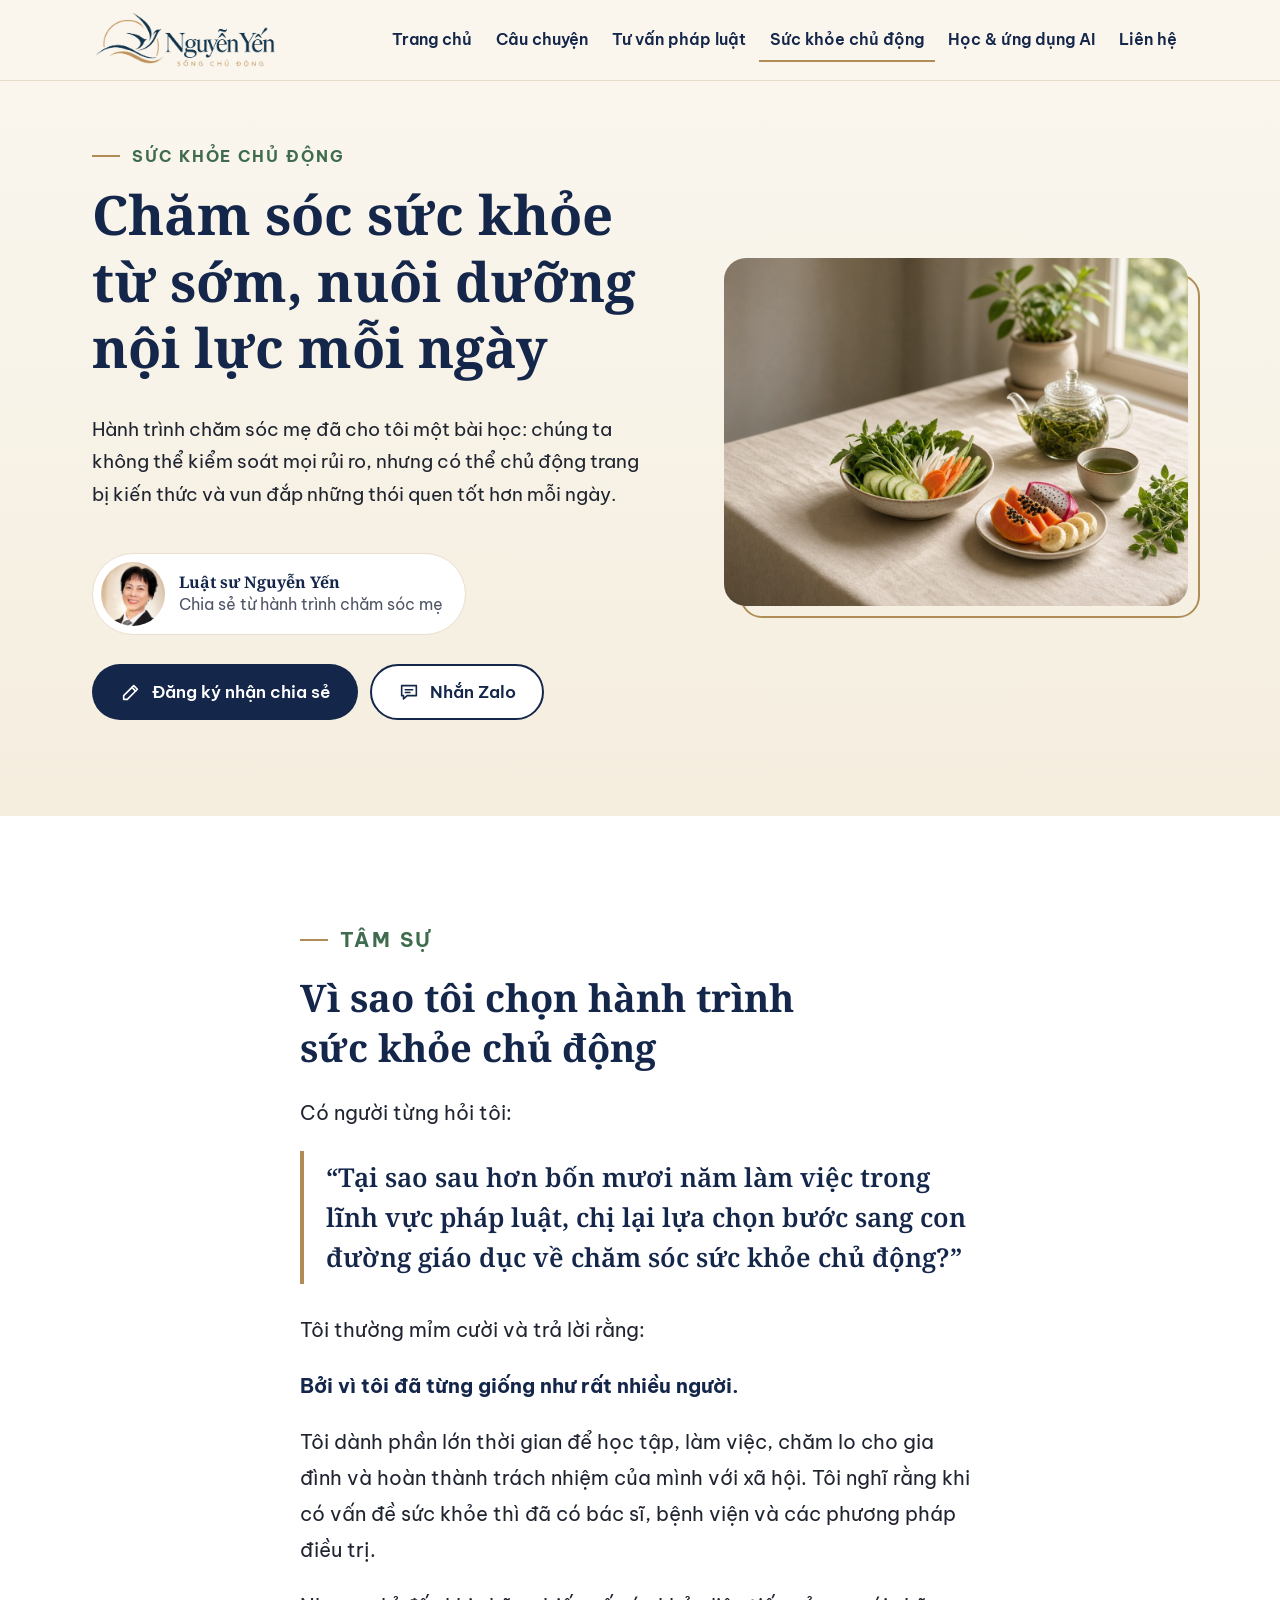
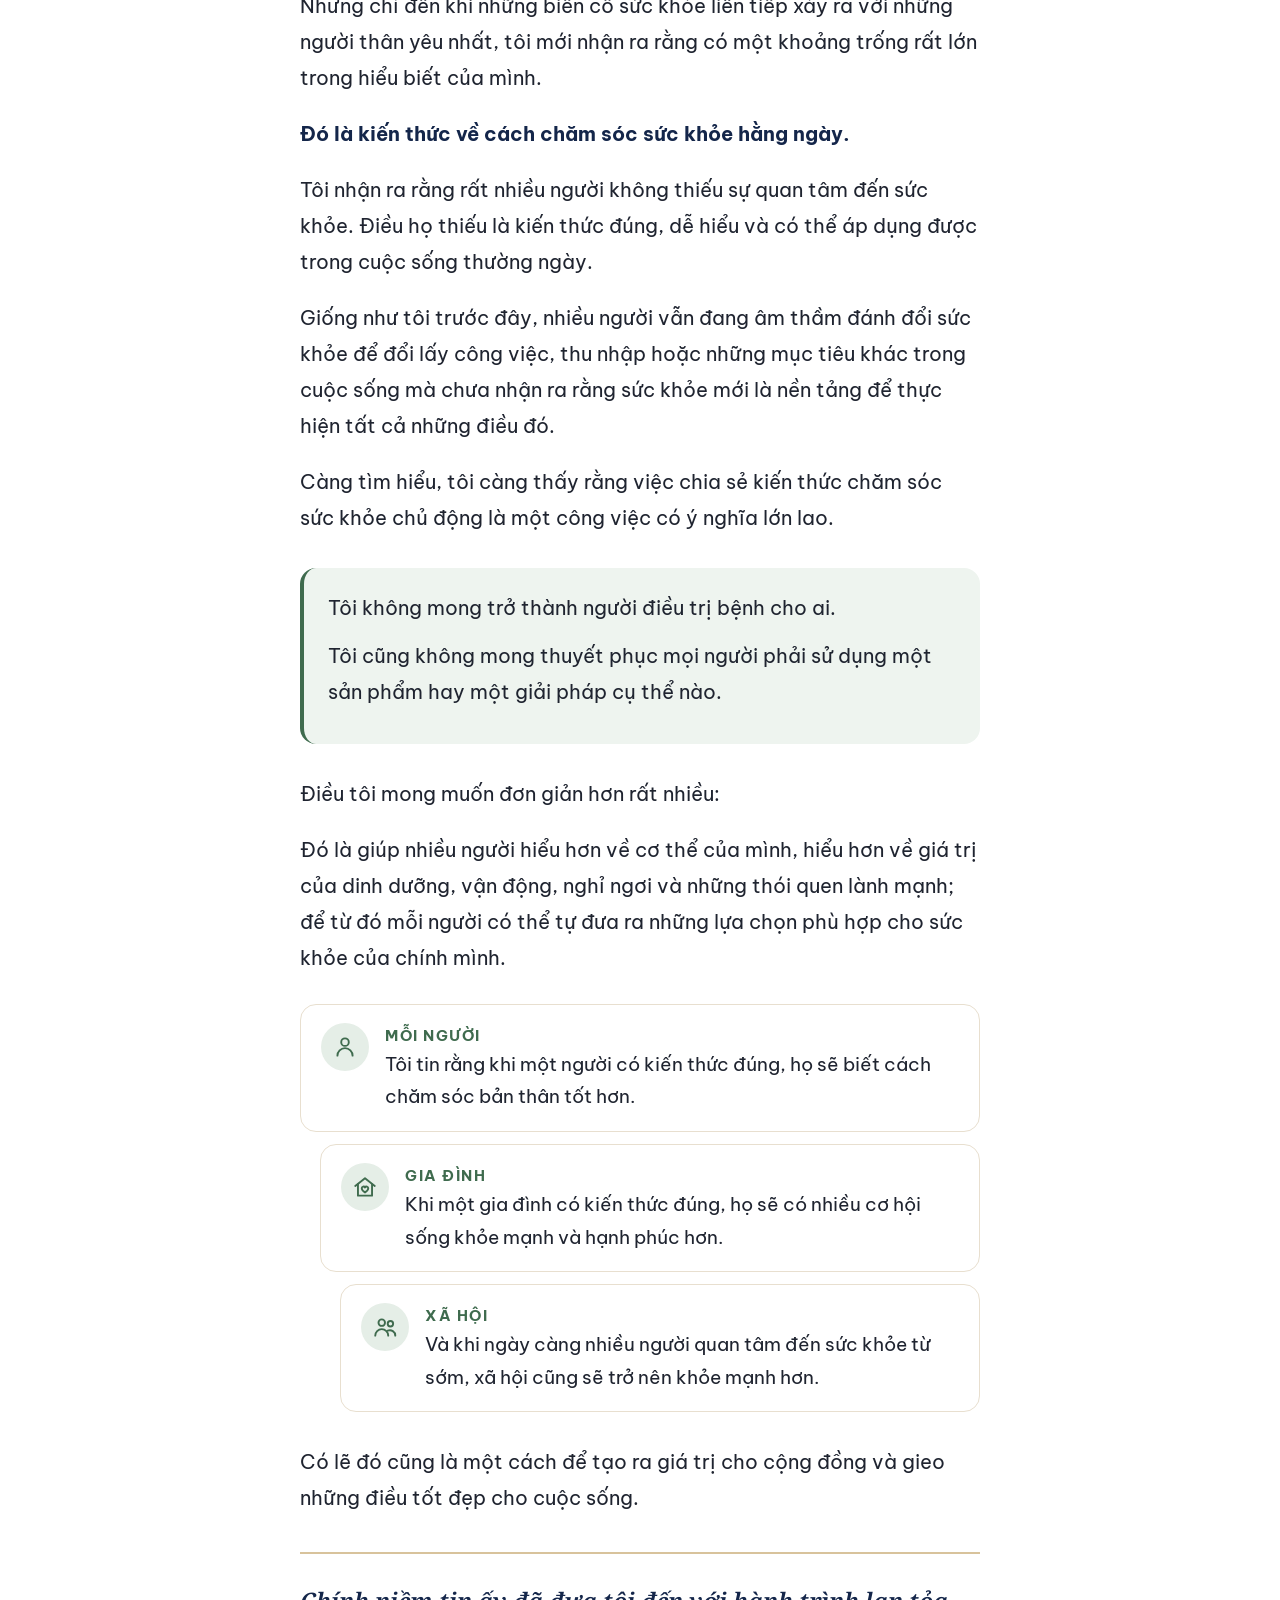
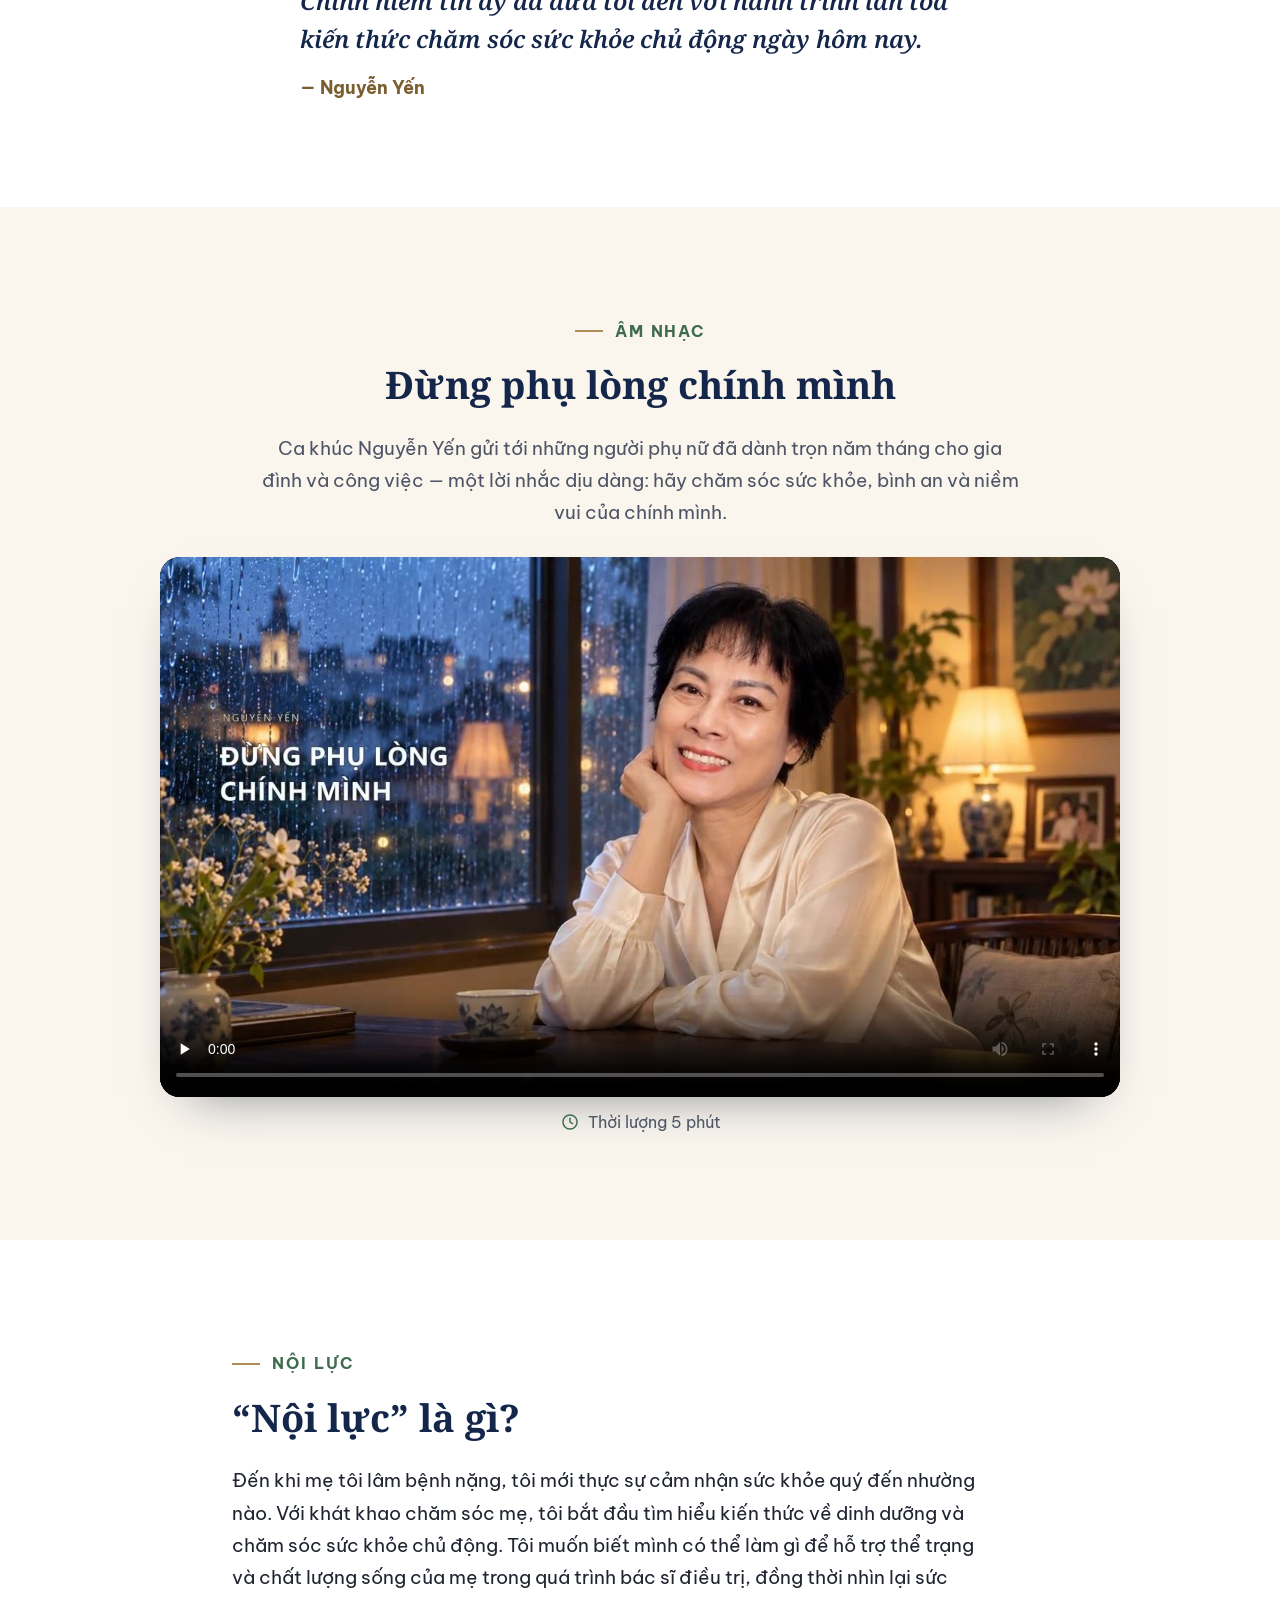
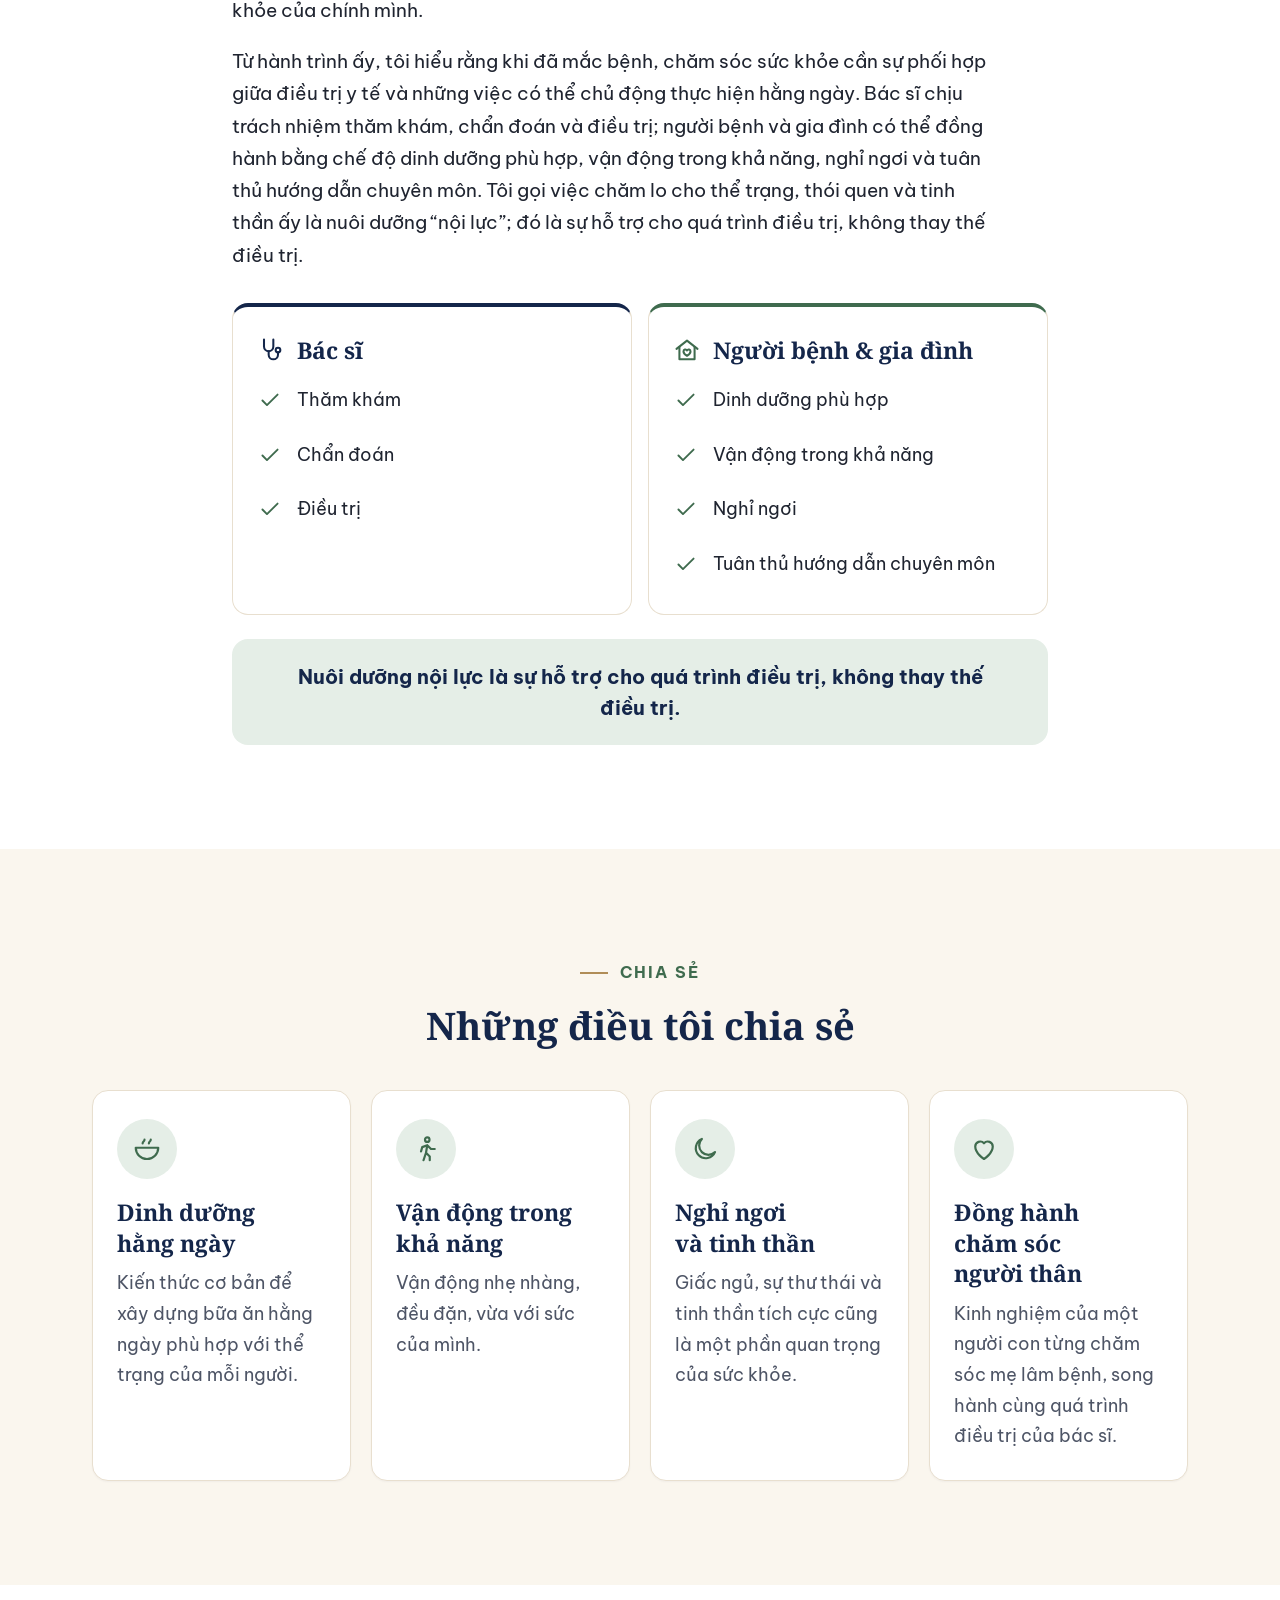
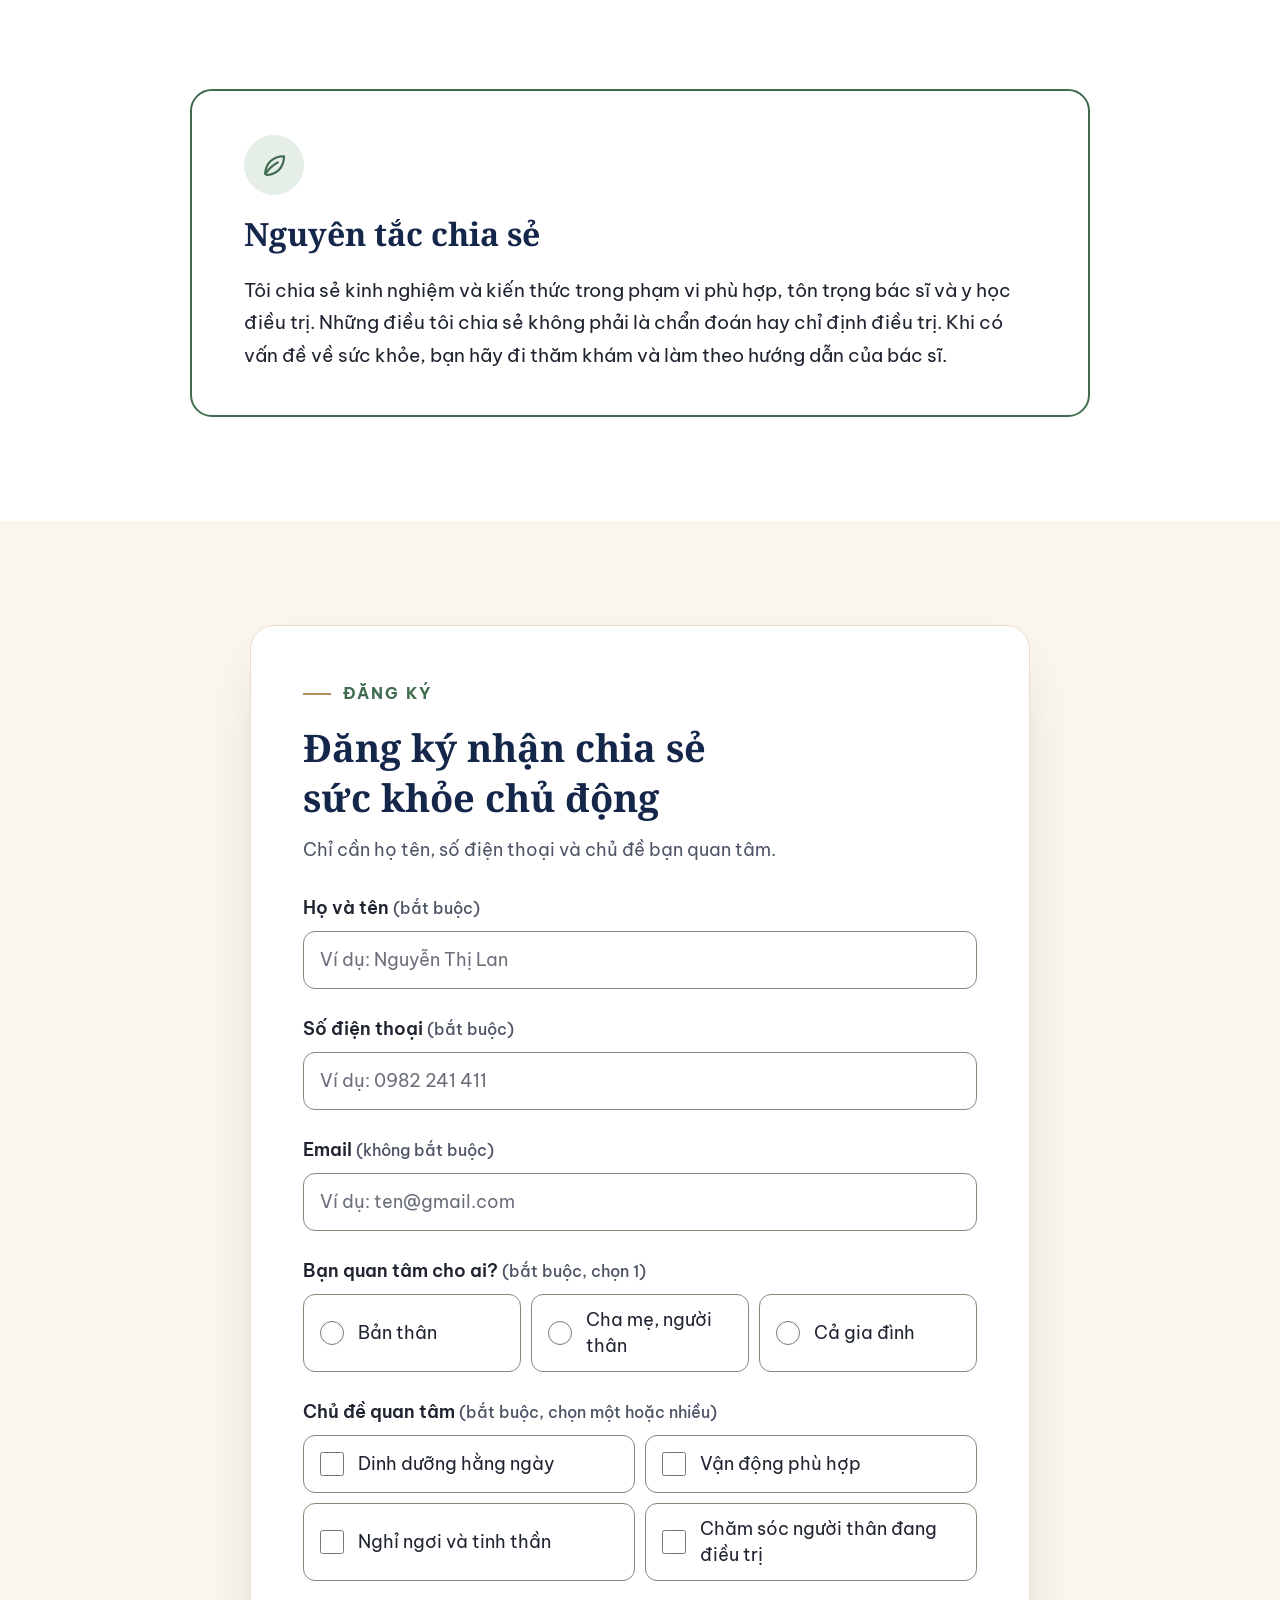
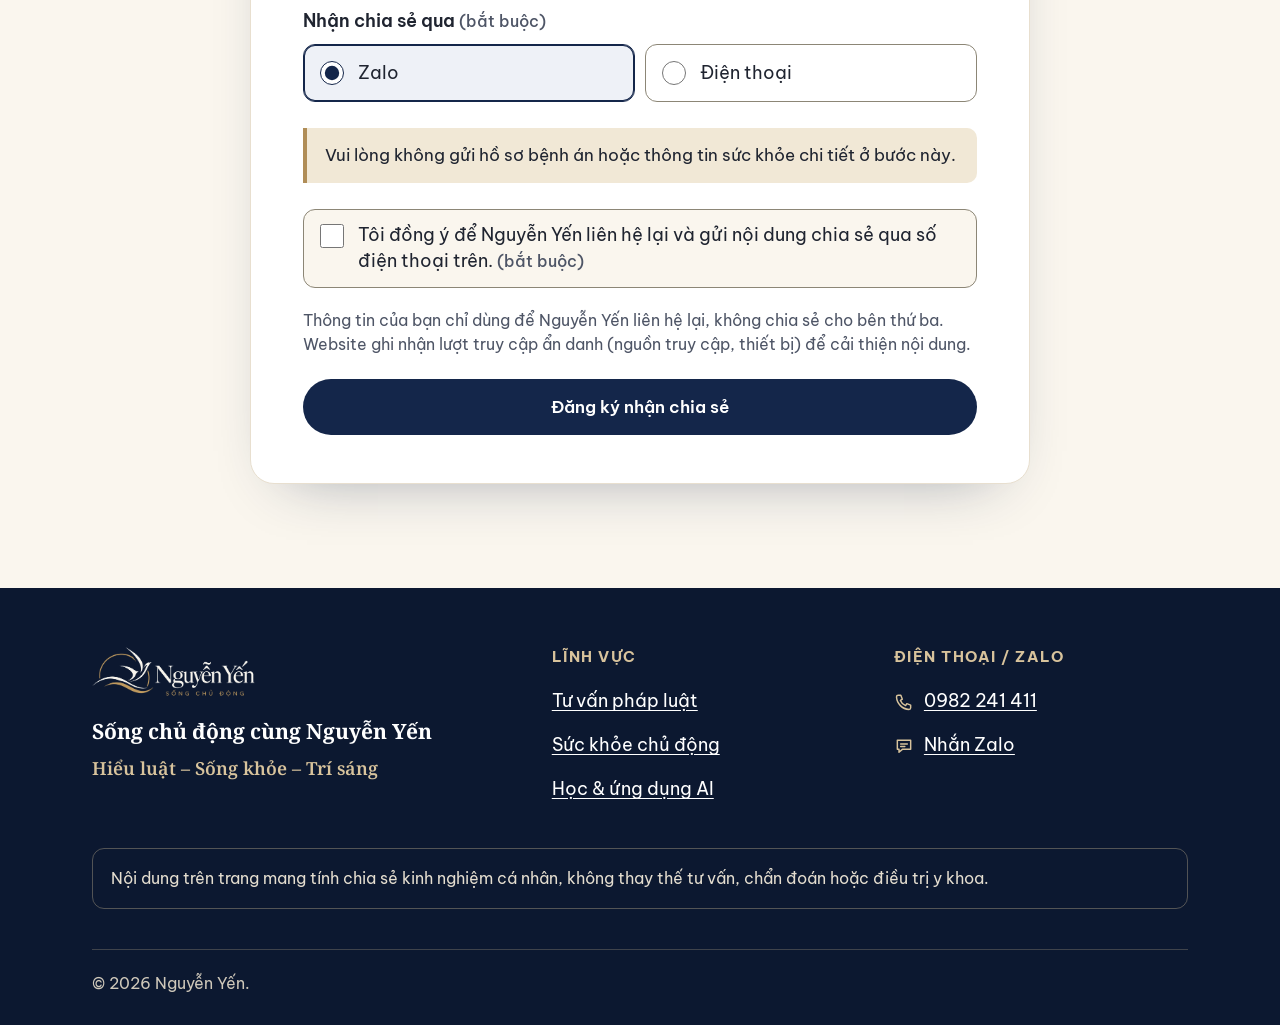
<file: suc-khoe-chu-dong/index.html>
<!DOCTYPE html>
<html lang="vi">
<head>
  <meta charset="utf-8">
  <meta name="viewport" content="width=device-width, initial-scale=1">
  <title>Chăm sóc sức khỏe chủ động, nuôi dưỡng nội lực | Nguyễn Yến</title>
  <meta name="description" content="Kinh nghiệm chăm sóc sức khỏe chủ động của Nguyễn Yến: dinh dưỡng, vận động, nghỉ ngơi, tinh thần. Hỗ trợ, không thay thế điều trị. Đăng ký nhận chia sẻ.">
  <meta name="robots" content="index, follow, max-image-preview:large">
  <link rel="canonical" href="https://nguyenkimyen.com/suc-khoe-chu-dong/">
  <meta name="theme-color" content="#14264A">

  <meta property="og:type" content="website">
  <meta property="og:locale" content="vi_VN">
  <meta property="og:site_name" content="Sống chủ động cùng Nguyễn Yến">
  <meta property="og:title" content="Sức khỏe chủ động: nuôi dưỡng nội lực mỗi ngày">
  <meta property="og:description" content="Kinh nghiệm từ hành trình chăm sóc mẹ: dinh dưỡng phù hợp, vận động trong khả năng, nghỉ ngơi và tinh thần. Hỗ trợ, không thay thế điều trị.">
  <meta property="og:url" content="https://nguyenkimyen.com/suc-khoe-chu-dong/">
  <meta property="og:image" content="https://nguyenkimyen.com/assets/img/og-suc-khoe.jpg">
  <meta property="og:image:type" content="image/jpeg">
  <meta property="og:image:width" content="1200">
  <meta property="og:image:height" content="630">
  <meta property="og:image:alt" content="Luật sư Nguyễn Yến – Sức khỏe chủ động: Nuôi dưỡng nội lực mỗi ngày">
  <meta name="twitter:card" content="summary_large_image">
  <meta name="twitter:image:alt" content="Luật sư Nguyễn Yến – Sức khỏe chủ động: Nuôi dưỡng nội lực mỗi ngày">

  <link rel="icon" href="../favicon.ico" sizes="any">
  <link rel="icon" type="image/png" sizes="64x64" href="../assets/img/favicon.png">
  <link rel="icon" type="image/png" sizes="192x192" href="../assets/img/icon-192.png">
  <link rel="apple-touch-icon" sizes="180x180" href="../assets/img/apple-touch-icon.png">
  <link rel="manifest" href="../site.webmanifest">

  <link rel="preconnect" href="https://fonts.googleapis.com">
  <link rel="preconnect" href="https://fonts.gstatic.com" crossorigin>
  <link rel="stylesheet" href="https://fonts.googleapis.com/css2?family=Be+Vietnam+Pro:wght@400;500;600;700&amp;family=Noto+Serif:wght@600;700&amp;display=swap">
  <link rel="stylesheet" href="../assets/css/style.css?v=20261008">
  <script>document.documentElement.classList.add("js");</script>
  <script type="application/ld+json">
  {
    "@context": "https://schema.org",
    "@graph": [
      {
        "@type": "WebPage",
        "@id": "https://nguyenkimyen.com/suc-khoe-chu-dong/#webpage",
        "url": "https://nguyenkimyen.com/suc-khoe-chu-dong/",
        "name": "Chăm sóc sức khỏe chủ động, nuôi dưỡng nội lực | Nguyễn Yến",
        "description": "Kinh nghiệm chăm sóc sức khỏe chủ động của Nguyễn Yến: dinh dưỡng, vận động, nghỉ ngơi, tinh thần. Hỗ trợ, không thay thế điều trị. Đăng ký nhận chia sẻ.",
        "inLanguage": "vi",
        "isPartOf": {
          "@type": "WebSite",
          "@id": "https://nguyenkimyen.com/#website",
          "url": "https://nguyenkimyen.com/",
          "name": "Sống chủ động cùng Nguyễn Yến"
        },
        "about": {
          "@type": "Thing",
          "name": "Chăm sóc sức khỏe chủ động"
        },
        "author": {
          "@type": "Person",
          "@id": "https://nguyenkimyen.com/#person",
          "name": "Nguyễn Yến",
          "alternateName": "Nguyễn Thị Yến",
          "url": "https://nguyenkimyen.com/"
        },
        "primaryImageOfPage": {
          "@type": "ImageObject",
          "url": "https://nguyenkimyen.com/assets/img/suc-khoe-hero.jpg",
          "width": 1152,
          "height": 864
        },
        "breadcrumb": {
          "@id": "https://nguyenkimyen.com/suc-khoe-chu-dong/#breadcrumb"
        },
        "video": {
          "@type": "VideoObject",
          "name": "Đừng phụ lòng chính mình",
          "description": "Ca khúc Nguyễn Yến gửi tới những người phụ nữ đã dành trọn năm tháng cho gia đình và công việc — một lời nhắc dịu dàng: hãy chăm sóc sức khỏe, bình an và niềm vui của chính mình.",
          "thumbnailUrl": "https://nguyenkimyen.com/assets/video/dung-phu-long-chinh-minh-poster.jpg",
          "contentUrl": "https://nguyenkimyen.com/assets/video/dung-phu-long-chinh-minh.mp4",
          "uploadDate": "2026-09-28",
          "duration": "PT5M4S",
          "inLanguage": "vi"
        }
      },
      {
        "@type": "BreadcrumbList",
        "@id": "https://nguyenkimyen.com/suc-khoe-chu-dong/#breadcrumb",
        "itemListElement": [
          {
            "@type": "ListItem",
            "position": 1,
            "name": "Trang chủ",
            "item": "https://nguyenkimyen.com/"
          },
          {
            "@type": "ListItem",
            "position": 2,
            "name": "Sức khỏe chủ động",
            "item": "https://nguyenkimyen.com/suc-khoe-chu-dong/"
          }
        ]
      }
    ]
  }
  </script>
</head>
<body class="page-health">
  <svg width="0" height="0" style="position:absolute" aria-hidden="true" focusable="false">
    <symbol id="i-menu" viewBox="0 0 24 24"><path d="M4 7h16M4 12h16M4 17h16"/></symbol>
    <symbol id="i-close" viewBox="0 0 24 24"><path d="M6 6l12 12M18 6L6 18"/></symbol>
    <symbol id="i-phone" viewBox="0 0 24 24"><path d="M5 4h3.2l1.8 4.6-2.3 1.5a11 11 0 0 0 6.2 6.2l1.5-2.3L20 15.8V19a2 2 0 0 1-2 2A16 16 0 0 1 3 6a2 2 0 0 1 2-2z"/></symbol>
    <symbol id="i-chat" viewBox="0 0 24 24"><path d="M4 5h16v11H10l-4 3.5V16H4z"/><path d="M8 9.5h8M8 12.5h5"/></symbol>
    <symbol id="i-edit" viewBox="0 0 24 24"><path d="M4 20h4L19 9l-4-4L4 16z"/><path d="M13 7l4 4"/></symbol>
    <symbol id="i-check" viewBox="0 0 24 24"><path d="M5 12.5l4.2 4.2L19 7"/></symbol>
    <symbol id="i-leaf" viewBox="0 0 24 24"><path d="M5 19C5 11 11 5 20 5c0 9-6 15-14 15"/><path d="M5 19c3-4 6-7 10-9"/></symbol>
    <symbol id="i-steth" viewBox="0 0 24 24"><path d="M6 3v6a4 4 0 0 0 8 0V3"/><path d="M10 13v3a4 4 0 0 0 8 0v-2"/><circle cx="18" cy="12" r="2"/></symbol>
    <symbol id="i-home-heart" viewBox="0 0 24 24"><path d="M3 11l9-7 9 7"/><path d="M5.5 9.5V20h13V9.5"/><path d="M12 17s-3-1.8-3-3.8a1.6 1.6 0 0 1 3-.8 1.6 1.6 0 0 1 3 .8c0 2-3 3.8-3 3.8z"/></symbol>
    <symbol id="i-bowl" viewBox="0 0 24 24"><path d="M3 11h18a9 9 0 0 1-18 0z"/><path d="M8.5 7.5c0-1.5 1.5-1.5 1.5-3M13.5 7.5c0-1.5 1.5-1.5 1.5-3"/></symbol>
    <symbol id="i-walk" viewBox="0 0 24 24"><circle cx="13" cy="4.5" r="1.8"/><path d="M10 21l2-6 3 3v3M12 15l1-6 3 3h3M13 9l-4 1.5L8 14"/></symbol>
    <symbol id="i-moon" viewBox="0 0 24 24"><path d="M20 14.5A8 8 0 1 1 9.5 4a6.5 6.5 0 0 0 10.5 10.5z"/></symbol>
    <symbol id="i-person" viewBox="0 0 24 24"><circle cx="12" cy="7.5" r="3.5"/><path d="M5 20a7 7 0 0 1 14 0"/></symbol>
    <symbol id="i-people" viewBox="0 0 24 24"><circle cx="9" cy="8" r="3"/><circle cx="17" cy="9" r="2.5"/><path d="M3 20a6 6 0 0 1 12 0"/><path d="M14.5 15.4A5 5 0 0 1 21.5 20"/></symbol>
    <symbol id="i-clock" viewBox="0 0 24 24"><circle cx="12" cy="12" r="8.5"/><path d="M12 7.5V12l3 2"/></symbol>
    <symbol id="i-heart" viewBox="0 0 24 24"><path d="M12 20s-7-4.4-7-10a4 4 0 0 1 7-2.6A4 4 0 0 1 19 10c0 5.6-7 10-7 10z"/></symbol>
  </svg>

  <a class="skip-link" href="#noi-dung">Bỏ qua, đến nội dung chính</a>

  <header class="site-header">
    <div class="container header-inner">
      <a class="brand" href="../">
        <img class="brand-logo" src="../assets/img/logo/logo-nguyen-yen-ngang-480.png" srcset="../assets/img/logo/logo-nguyen-yen-ngang-480.png 1x, ../assets/img/logo/logo-nguyen-yen-ngang-960.png 2x" width="480" height="159" alt="Nguyễn Yến – Sống chủ động">
      </a>

      <button class="menu-toggle" type="button" aria-expanded="false" aria-controls="site-nav">
        <svg class="i" aria-hidden="true" focusable="false"><use href="#i-menu"/></svg>
        Menu
      </button>

      <div class="nav-backdrop" hidden></div>
      <nav id="site-nav" class="site-nav" aria-label="Menu chính">
        <div class="nav-head">
          <span>Menu</span>
          <button class="nav-close" type="button">
            <svg class="i" aria-hidden="true" focusable="false"><use href="#i-close"/></svg>
            Đóng
          </button>
        </div>
        <ul class="nav-list">
          <li><a href="../">Trang chủ</a></li>
          <li><a href="../#cau-chuyen">Câu chuyện</a></li>
          <li><a href="../tu-van-phap-luat/">Tư vấn pháp luật</a></li>
          <li><a href="./" aria-current="page">Sức khỏe chủ động</a></li>
          <li><a href="../hoc-ung-dung-ai/">Học &amp; ứng dụng AI</a></li>
          <li><a href="#dang-ky">Liên hệ</a></li>
        </ul>
        <div class="nav-contact">
          <a class="btn btn-primary" href="tel:0982241411">
            <svg class="i" aria-hidden="true" focusable="false"><use href="#i-phone"/></svg>
            Gọi 0982 241 411
          </a>
          <a class="btn btn-outline" href="https://zalo.me/0982241411" target="_blank" rel="noopener">
            <svg class="i" aria-hidden="true" focusable="false"><use href="#i-chat"/></svg>
            Nhắn Zalo
          </a>
        </div>
      </nav>

      <a class="btn btn-outline header-call" href="tel:0982241411">
        <svg class="i" aria-hidden="true" focusable="false"><use href="#i-phone"/></svg>
        0982 241 411
      </a>
    </div>
  </header>

  <main id="noi-dung">
    <!-- 1. HERO -->
    <section class="hero" aria-labelledby="hero-title">
      <div class="container hero-grid">
        <div class="hero-text">
          <h1 id="hero-title">
            <span class="eyebrow">Sức&nbsp;khỏe chủ&nbsp;động</span>
            <span class="h1-main">Chăm&nbsp;sóc sức&nbsp;khỏe từ sớm, nuôi&nbsp;dưỡng nội&nbsp;lực mỗi&nbsp;ngày</span>
          </h1>
          <p>Hành trình chăm sóc mẹ đã cho tôi một bài học: chúng ta không thể kiểm soát mọi rủi ro, nhưng có thể chủ động trang bị kiến thức và vun đắp những thói quen tốt hơn mỗi ngày.</p>
          <div class="mini-profile">
            <img src="../assets/img/nguyen-yen-chan-dung-vuong.jpg" width="600" height="600" alt="Chân dung Luật sư Nguyễn Yến">
            <span>
              <strong>Luật sư Nguyễn Yến</strong>
              <span>Chia sẻ từ hành trình chăm sóc mẹ</span>
            </span>
          </div>
          <div class="btn-group">
            <a class="btn btn-primary" href="#dang-ky">
              <svg class="i" aria-hidden="true" focusable="false"><use href="#i-edit"/></svg>
              Đăng ký nhận chia sẻ
            </a>
            <a class="btn btn-outline" href="https://zalo.me/0982241411" target="_blank" rel="noopener">
              <svg class="i" aria-hidden="true" focusable="false"><use href="#i-chat"/></svg>
              Nhắn Zalo
            </a>
          </div>
        </div>
        <div class="hero-portrait hero-portrait--wide">
          <img src="../assets/img/suc-khoe-hero.jpg" width="1152" height="864" fetchpriority="high" alt="Bàn ăn bên cửa sổ với bát rau củ tươi, đĩa trái cây và ấm trà xanh">
        </div>
      </div>
    </section>

    <!-- 2. VÌ SAO TÔI CHỌN HÀNH TRÌNH SỨC KHỎE CHỦ ĐỘNG -->
    <section class="section section--white" id="tam-su" aria-labelledby="vi-sao-title">
      <div class="container">
        <article class="story">
          <div class="reveal">
            <p class="eyebrow">Tâm sự</p>
            <h2 id="vi-sao-title">Vì sao tôi chọn hành&nbsp;trình sức&nbsp;khỏe chủ&nbsp;động</h2>
          </div>
          <p>Có người từng hỏi tôi:</p>
          <blockquote class="story-quote">
            <p>“Tại sao sau hơn bốn mươi năm làm việc trong lĩnh vực pháp luật, chị lại lựa chọn bước sang con đường giáo dục về chăm sóc sức khỏe chủ động?”</p>
          </blockquote>
          <p>Tôi thường mỉm cười và trả lời rằng:</p>
          <p class="story-emphasis">Bởi vì tôi đã từng giống như rất nhiều người.</p>
          <p>Tôi dành phần lớn thời gian để học tập, làm việc, chăm lo cho gia đình và hoàn thành trách nhiệm của mình với xã hội. Tôi nghĩ rằng khi có vấn đề sức khỏe thì đã có bác sĩ, bệnh viện và các phương pháp điều trị.</p>
          <p>Nhưng chỉ đến khi những biến cố sức khỏe liên tiếp xảy ra với những người thân yêu nhất, tôi mới nhận ra rằng có một khoảng trống rất lớn trong hiểu biết của mình.</p>
          <p class="story-emphasis">Đó là kiến thức về cách chăm sóc sức khỏe hằng ngày.</p>
          <p>Tôi nhận ra rằng rất nhiều người không thiếu sự quan tâm đến sức khỏe. Điều họ thiếu là kiến thức đúng, dễ hiểu và có thể áp dụng được trong cuộc sống thường ngày.</p>
          <p>Giống như tôi trước đây, nhiều người vẫn đang âm thầm đánh đổi sức khỏe để đổi lấy công việc, thu nhập hoặc những mục tiêu khác trong cuộc sống mà chưa nhận ra rằng sức khỏe mới là nền tảng để thực hiện tất cả những điều đó.</p>
          <p>Càng tìm hiểu, tôi càng thấy rằng việc chia sẻ kiến thức chăm sóc sức khỏe chủ động là một công việc có ý nghĩa lớn lao.</p>
          <div class="story-note">
            <p>Tôi không mong trở thành người điều trị bệnh cho ai.</p>
            <p>Tôi cũng không mong thuyết phục mọi người phải sử dụng một sản phẩm hay một giải pháp cụ thể nào.</p>
          </div>
          <p>Điều tôi mong muốn đơn giản hơn rất nhiều:</p>
          <p>Đó là giúp nhiều người hiểu hơn về cơ thể của mình, hiểu hơn về giá trị của dinh dưỡng, vận động, nghỉ ngơi và những thói quen lành mạnh; để từ đó mỗi người có thể tự đưa ra những lựa chọn phù hợp cho sức khỏe của chính mình.</p>
          <ol class="story-steps">
            <li>
              <span class="icon-badge" aria-hidden="true"><svg class="i" focusable="false"><use href="#i-person"/></svg></span>
              <span><span class="story-step-label">Mỗi người</span>Tôi tin rằng khi một người có kiến thức đúng, họ sẽ biết cách chăm sóc bản thân tốt hơn.</span>
            </li>
            <li>
              <span class="icon-badge" aria-hidden="true"><svg class="i" focusable="false"><use href="#i-home-heart"/></svg></span>
              <span><span class="story-step-label">Gia đình</span>Khi một gia đình có kiến thức đúng, họ sẽ có nhiều cơ hội sống khỏe mạnh và hạnh phúc hơn.</span>
            </li>
            <li>
              <span class="icon-badge" aria-hidden="true"><svg class="i" focusable="false"><use href="#i-people"/></svg></span>
              <span><span class="story-step-label">Xã hội</span>Và khi ngày càng nhiều người quan tâm đến sức khỏe từ sớm, xã hội cũng sẽ trở nên khỏe mạnh hơn.</span>
            </li>
          </ol>
          <p>Có lẽ đó cũng là một cách để tạo ra giá trị cho cộng đồng và gieo những điều tốt đẹp cho cuộc sống.</p>
          <figure class="story-closing">
            <blockquote>
              <p>Chính niềm tin ấy đã đưa tôi đến với hành trình lan tỏa kiến thức chăm sóc sức khỏe chủ động ngày hôm nay.</p>
            </blockquote>
            <figcaption class="story-sign">— Nguyễn Yến</figcaption>
          </figure>
        </article>
      </div>
    </section>

    <!-- 3. MV -->
    <section class="section" id="mv" aria-labelledby="mv-title">
      <div class="container">
        <div class="video-block reveal">
          <div class="section-head section-head--center">
            <p class="eyebrow">Âm nhạc</p>
            <h2 id="mv-title">Đừng phụ&nbsp;lòng chính&nbsp;mình</h2>
            <p class="lead">Ca khúc Nguyễn Yến gửi tới những người phụ nữ đã dành trọn năm tháng cho gia đình và công việc — một lời nhắc dịu dàng: hãy chăm sóc sức khỏe, bình an và niềm vui của chính mình.</p>
          </div>
          <figure class="video-frame">
            <video controls preload="none" playsinline poster="../assets/video/dung-phu-long-chinh-minh-poster.jpg" width="1280" height="720" aria-label="Video ca khúc Đừng phụ lòng chính mình"><source src="../assets/video/dung-phu-long-chinh-minh.mp4" type="video/mp4"></video>
          </figure>
          <p class="video-meta"><svg class="i" aria-hidden="true" focusable="false"><use href="#i-clock"/></svg>Thời lượng 5 phút</p>
        </div>
      </div>
    </section>

    <!-- 4. NỘI LỰC LÀ GÌ -->
    <section class="section section--white" aria-labelledby="noi-luc-title">
      <div class="container container--narrow">
        <div class="reveal">
          <p class="eyebrow">Nội lực</p>
          <h2 id="noi-luc-title">“Nội&nbsp;lực” là gì?</h2>
          <div class="prose">
            <p>Đến khi mẹ tôi lâm bệnh nặng, tôi mới thực sự cảm nhận sức khỏe quý đến nhường nào. Với khát khao chăm sóc mẹ, tôi bắt đầu tìm hiểu kiến thức về dinh dưỡng và chăm sóc sức khỏe chủ động. Tôi muốn biết mình có thể làm gì để hỗ trợ thể trạng và chất lượng sống của mẹ trong quá trình bác sĩ điều trị, đồng thời nhìn lại sức khỏe của chính mình.</p>
            <p>Từ hành trình ấy, tôi hiểu rằng khi đã mắc bệnh, chăm sóc sức khỏe cần sự phối hợp giữa điều trị y tế và những việc có thể chủ động thực hiện hằng ngày. Bác sĩ chịu trách nhiệm thăm khám, chẩn đoán và điều trị; người bệnh và gia đình có thể đồng hành bằng chế độ dinh dưỡng phù hợp, vận động trong khả năng, nghỉ ngơi và tuân thủ hướng dẫn chuyên môn. Tôi gọi việc chăm lo cho thể trạng, thói quen và tinh thần ấy là nuôi dưỡng “nội lực”; đó là sự hỗ trợ cho quá trình điều trị, không thay thế điều trị.</p>
          </div>
        </div>
        <div class="roles reveal">
          <div class="role-card role-card--doctor">
            <h3><svg class="i" aria-hidden="true" focusable="false"><use href="#i-steth"/></svg>Bác&nbsp;sĩ</h3>
            <ul class="checklist checklist--plain">
              <li><svg class="i" aria-hidden="true" focusable="false"><use href="#i-check"/></svg><span>Thăm khám</span></li>
              <li><svg class="i" aria-hidden="true" focusable="false"><use href="#i-check"/></svg><span>Chẩn đoán</span></li>
              <li><svg class="i" aria-hidden="true" focusable="false"><use href="#i-check"/></svg><span>Điều trị</span></li>
            </ul>
          </div>
          <div class="role-card">
            <h3><svg class="i" aria-hidden="true" focusable="false"><use href="#i-home-heart"/></svg>Người&nbsp;bệnh &amp; gia&nbsp;đình</h3>
            <ul class="checklist checklist--plain">
              <li><svg class="i" aria-hidden="true" focusable="false"><use href="#i-check"/></svg><span>Dinh dưỡng phù hợp</span></li>
              <li><svg class="i" aria-hidden="true" focusable="false"><use href="#i-check"/></svg><span>Vận động trong khả năng</span></li>
              <li><svg class="i" aria-hidden="true" focusable="false"><use href="#i-check"/></svg><span>Nghỉ ngơi</span></li>
              <li><svg class="i" aria-hidden="true" focusable="false"><use href="#i-check"/></svg><span>Tuân thủ hướng dẫn chuyên môn</span></li>
            </ul>
          </div>
        </div>
        <p class="key-statement reveal">Nuôi dưỡng nội lực là sự hỗ trợ cho quá trình điều trị, không thay thế điều trị.</p>

      </div>
    </section>

    <!-- 5. NHỮNG ĐIỀU TÔI CHIA SẺ -->
    <section class="section" aria-labelledby="chia-se-title">
      <div class="container">
        <div class="section-head section-head--center reveal">
          <p class="eyebrow">Chia sẻ</p>
          <h2 id="chia-se-title">Những điều tôi chia&nbsp;sẻ</h2>
        </div>
        <div class="grid grid-4">
          <article class="card reveal">
            <div class="icon-badge"><svg class="i" aria-hidden="true" focusable="false"><use href="#i-bowl"/></svg></div>
            <h3>Dinh&nbsp;dưỡng hằng&nbsp;ngày</h3>
            <p>Kiến thức cơ bản để xây dựng bữa ăn hằng ngày phù hợp với thể trạng của mỗi người.</p>
          </article>
          <article class="card reveal">
            <div class="icon-badge"><svg class="i" aria-hidden="true" focusable="false"><use href="#i-walk"/></svg></div>
            <h3>Vận&nbsp;động trong khả năng</h3>
            <p>Vận động nhẹ nhàng, đều đặn, vừa với sức của mình.</p>
          </article>
          <article class="card reveal">
            <div class="icon-badge"><svg class="i" aria-hidden="true" focusable="false"><use href="#i-moon"/></svg></div>
            <h3>Nghỉ&nbsp;ngơi và tinh&nbsp;thần</h3>
            <p>Giấc ngủ, sự thư thái và tinh thần tích cực cũng là một phần quan trọng của sức khỏe.</p>
          </article>
          <article class="card reveal">
            <div class="icon-badge"><svg class="i" aria-hidden="true" focusable="false"><use href="#i-heart"/></svg></div>
            <h3>Đồng hành chăm&nbsp;sóc người&nbsp;thân</h3>
            <p>Kinh nghiệm của một người con từng chăm sóc mẹ lâm bệnh, song hành cùng quá trình điều trị của bác sĩ.</p>
          </article>
        </div>
      </div>
    </section>

    <!-- 6. NGUYÊN TẮC CHIA SẺ -->
    <section class="section section--white" aria-labelledby="nguyen-tac-title">
      <div class="container">
        <div class="frame-box frame-box--green reveal">
          <div class="icon-badge"><svg class="i" aria-hidden="true" focusable="false"><use href="#i-leaf"/></svg></div>
          <h2 id="nguyen-tac-title">Nguyên&nbsp;tắc chia&nbsp;sẻ</h2>
          <p>Tôi chia sẻ kinh nghiệm và kiến thức trong phạm vi phù hợp, tôn trọng bác sĩ và y học điều trị. Những điều tôi chia sẻ không phải là chẩn đoán hay chỉ định điều trị. Khi có vấn đề về sức khỏe, bạn hãy đi thăm khám và làm theo hướng dẫn của bác sĩ.</p>
        </div>
      </div>
    </section>

    <!-- 7. FORM -->
    <section class="section" id="dang-ky" aria-labelledby="dang-ky-title">
      <div class="container">
        <div class="form-card reveal">
          <p class="eyebrow">Đăng ký</p>
          <h2 id="dang-ky-title">Đăng&nbsp;ký nhận chia&nbsp;sẻ sức&nbsp;khỏe chủ&nbsp;động</h2>
          <p class="form-intro">Chỉ cần họ tên, số điện thoại và chủ đề bạn quan tâm.</p>

          <form class="lead-form" data-form="suc-khoe"
                data-title="Đăng ký nhận chia sẻ – Sức khỏe chủ động"
                data-success="Bạn đã đăng ký thành công. Nguyễn Yến sẽ liên hệ và gửi nội dung chia sẻ qua {kenh}."
                novalidate>
            <div class="field" data-type="name">
              <label class="field-label" for="sk-name">Họ và tên <span class="req">(bắt buộc)</span></label>
              <input class="input" id="sk-name" name="name" type="text" autocomplete="name" autocapitalize="words" minlength="2" maxlength="80" placeholder="Ví dụ: Nguyễn Thị Lan" required aria-required="true" aria-describedby="sk-name-error">
              <p class="field-error" id="sk-name-error" hidden></p>
            </div>

            <div class="field" data-type="phone">
              <label class="field-label" for="sk-phone">Số điện thoại <span class="req">(bắt buộc)</span></label>
              <input class="input" id="sk-phone" name="phone" type="tel" inputmode="tel" autocomplete="tel" maxlength="20" placeholder="Ví dụ: 0982 241 411" required aria-required="true" aria-describedby="sk-phone-error">
              <p class="field-error" id="sk-phone-error" hidden></p>
            </div>

            <div class="field" data-type="email">
              <label class="field-label" for="sk-email">Email <span class="opt">(không bắt buộc)</span></label>
              <input class="input" id="sk-email" name="email" type="email" inputmode="email" autocomplete="email" autocapitalize="off" spellcheck="false" maxlength="120" placeholder="Ví dụ: ten@gmail.com" aria-describedby="sk-email-error">
              <p class="field-error" id="sk-email-error" hidden></p>
            </div>

            <fieldset class="field" data-type="radio" data-required data-label="Quan tâm cho"
                      data-error="Vui lòng chọn bạn quan tâm cho ai." aria-describedby="sk-for-error">
              <legend class="field-label">Bạn quan tâm cho ai? <span class="req">(bắt buộc, chọn 1)</span></legend>
              <div class="choices choices--3col">
                <label class="choice"><input type="radio" name="forWhom" value="Bản thân"><span>Bản thân</span></label>
                <label class="choice"><input type="radio" name="forWhom" value="Cha mẹ, người thân"><span>Cha mẹ, người thân</span></label>
                <label class="choice"><input type="radio" name="forWhom" value="Cả gia đình"><span>Cả gia đình</span></label>
              </div>
              <p class="field-error" id="sk-for-error" hidden></p>
            </fieldset>

            <fieldset class="field" data-type="checkbox" data-required data-label="Chủ đề quan tâm"
                      data-error="Vui lòng chọn ít nhất một chủ đề quan tâm." aria-describedby="sk-topic-error">
              <legend class="field-label">Chủ đề quan tâm <span class="req">(bắt buộc, chọn một hoặc nhiều)</span></legend>
              <div class="choices choices--2col">
                <label class="choice"><input type="checkbox" name="topics" value="Dinh dưỡng hằng ngày"><span>Dinh dưỡng hằng ngày</span></label>
                <label class="choice"><input type="checkbox" name="topics" value="Vận động phù hợp"><span>Vận động phù hợp</span></label>
                <label class="choice"><input type="checkbox" name="topics" value="Nghỉ ngơi và tinh thần"><span>Nghỉ ngơi và tinh thần</span></label>
                <label class="choice"><input type="checkbox" name="topics" value="Chăm sóc người thân đang điều trị"><span>Chăm sóc người thân đang điều trị</span></label>
              </div>
              <p class="field-error" id="sk-topic-error" hidden></p>
            </fieldset>

            <fieldset class="field" data-type="radio" data-required data-role="contact" data-label="Nhận chia sẻ qua"
                      data-error="Vui lòng chọn cách nhận chia sẻ." aria-describedby="sk-contact-error">
              <legend class="field-label">Nhận chia sẻ qua <span class="req">(bắt buộc)</span></legend>
              <div class="choices choices--inline">
                <label class="choice"><input type="radio" name="contact" value="Zalo" checked><span>Zalo</span></label>
                <label class="choice"><input type="radio" name="contact" value="Điện thoại"><span>Điện thoại</span></label>
              </div>
              <p class="field-error" id="sk-contact-error" hidden></p>
            </fieldset>

            <p class="form-note">Vui lòng không gửi hồ sơ bệnh án hoặc thông tin sức khỏe chi tiết ở bước này.</p>

            <div class="field" data-type="consent">
              <label class="choice choice--consent">
                <input type="checkbox" name="consent" value="dong-y" aria-describedby="sk-consent-error">
                <span>Tôi đồng ý để Nguyễn Yến liên hệ lại và gửi nội dung chia sẻ qua số điện thoại trên. <span class="req">(bắt buộc)</span></span>
              </label>
              <p class="field-error" id="sk-consent-error" hidden></p>
            </div>

            <p class="form-privacy">Thông tin của bạn chỉ dùng để Nguyễn Yến liên hệ lại, không chia sẻ cho bên thứ ba. Website ghi nhận lượt truy cập ẩn danh (nguồn truy cập, thiết bị) để cải thiện nội dung.</p>

            <div class="hp-field" aria-hidden="true">
              <label for="sk-website">Website</label>
              <input type="text" id="sk-website" name="website" tabindex="-1" autocomplete="off">
            </div>

            <p class="form-status" role="status" aria-live="polite"></p>
            <button class="btn btn-primary btn-block" type="submit">Đăng ký nhận chia sẻ</button>
          </form>
        </div>
      </div>
    </section>
  </main>

  <footer class="site-footer">
    <div class="container">
      <div class="footer-grid">
        <div>
          <img class="footer-logo" src="../assets/img/logo/logo-nguyen-yen-nen-toi-480.png" srcset="../assets/img/logo/logo-nguyen-yen-nen-toi-480.png 480w, ../assets/img/logo/logo-nguyen-yen-nen-toi-960.png 960w" sizes="170px" width="480" height="159" alt="" loading="lazy" decoding="async">
          <p class="footer-brand">Sống chủ động cùng Nguyễn Yến</p>
          <p class="footer-slogan">Hiểu luật – Sống khỏe – Trí sáng</p>
        </div>
        <nav aria-label="Các lĩnh vực">
          <p class="footer-title">Lĩnh vực</p>
          <ul class="footer-links">
            <li><a href="../tu-van-phap-luat/">Tư vấn pháp luật</a></li>
            <li><a href="./" aria-current="page">Sức khỏe chủ động</a></li>
            <li><a href="../hoc-ung-dung-ai/">Học &amp; ứng dụng AI</a></li>
          </ul>
        </nav>
        <div>
          <p class="footer-title">Điện thoại / Zalo</p>
          <ul class="footer-links">
            <li><a href="tel:0982241411"><svg class="i" aria-hidden="true" focusable="false"><use href="#i-phone"/></svg>0982 241 411</a></li>
            <li><a href="https://zalo.me/0982241411" target="_blank" rel="noopener"><svg class="i" aria-hidden="true" focusable="false"><use href="#i-chat"/></svg>Nhắn Zalo</a></li>
          </ul>
        </div>
      </div>
      <p class="footer-disclaimer">Nội dung trên trang mang tính chia sẻ kinh nghiệm cá nhân, không thay thế tư vấn, chẩn đoán hoặc điều trị y khoa.</p>
      <p class="footer-bottom">© 2026 Nguyễn Yến.</p>
    </div>
  </footer>

  <nav class="mobile-bar" aria-label="Liên hệ nhanh">
    <a href="tel:0982241411"><svg class="i" aria-hidden="true" focusable="false"><use href="#i-phone"/></svg>Gọi</a>
    <a href="https://zalo.me/0982241411" target="_blank" rel="noopener"><svg class="i" aria-hidden="true" focusable="false"><use href="#i-chat"/></svg>Zalo</a>
    <a class="is-primary" href="#dang-ky"><svg class="i" aria-hidden="true" focusable="false"><use href="#i-edit"/></svg>Đăng ký</a>
  </nav>

  <script src="../assets/js/config.js?v=20260930" defer></script>
  <script src="../assets/js/tracker.js" defer></script>
  <script src="../assets/js/main.js" defer></script>
</body>
</html>
</file>
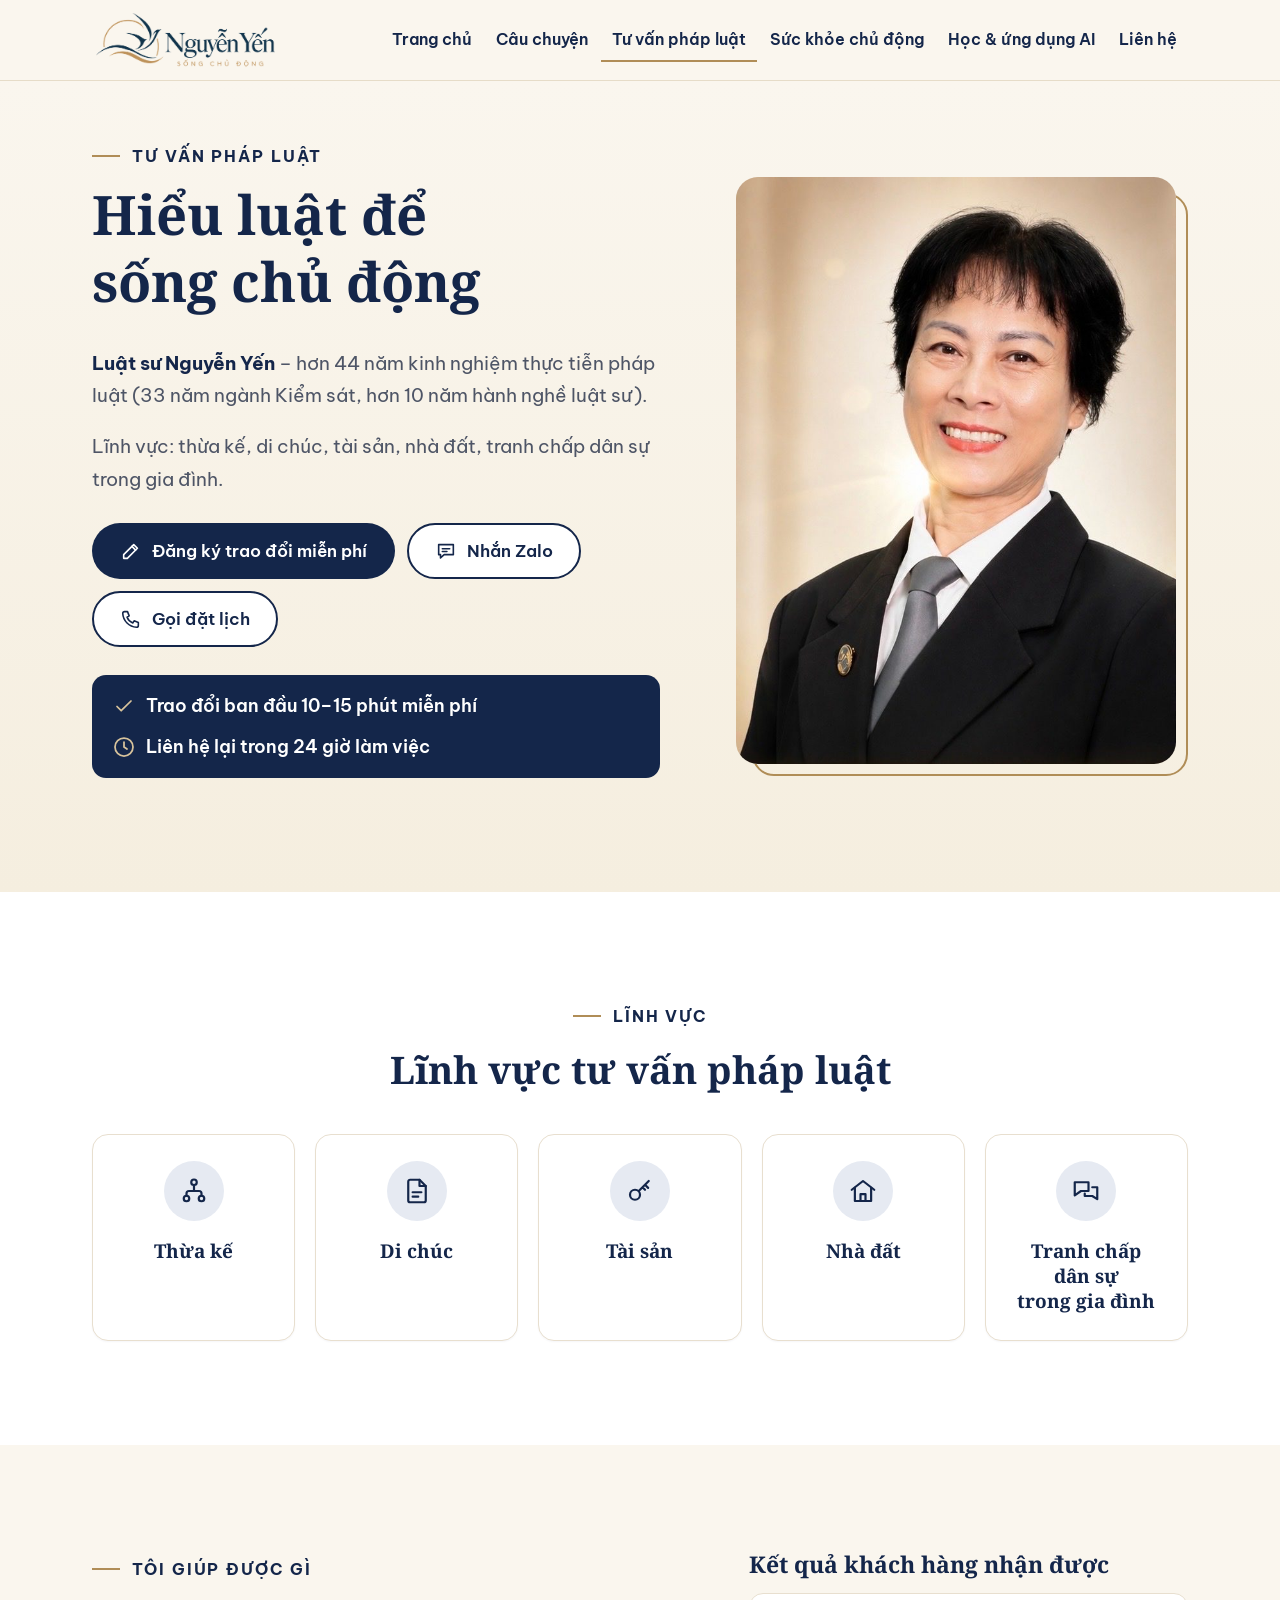
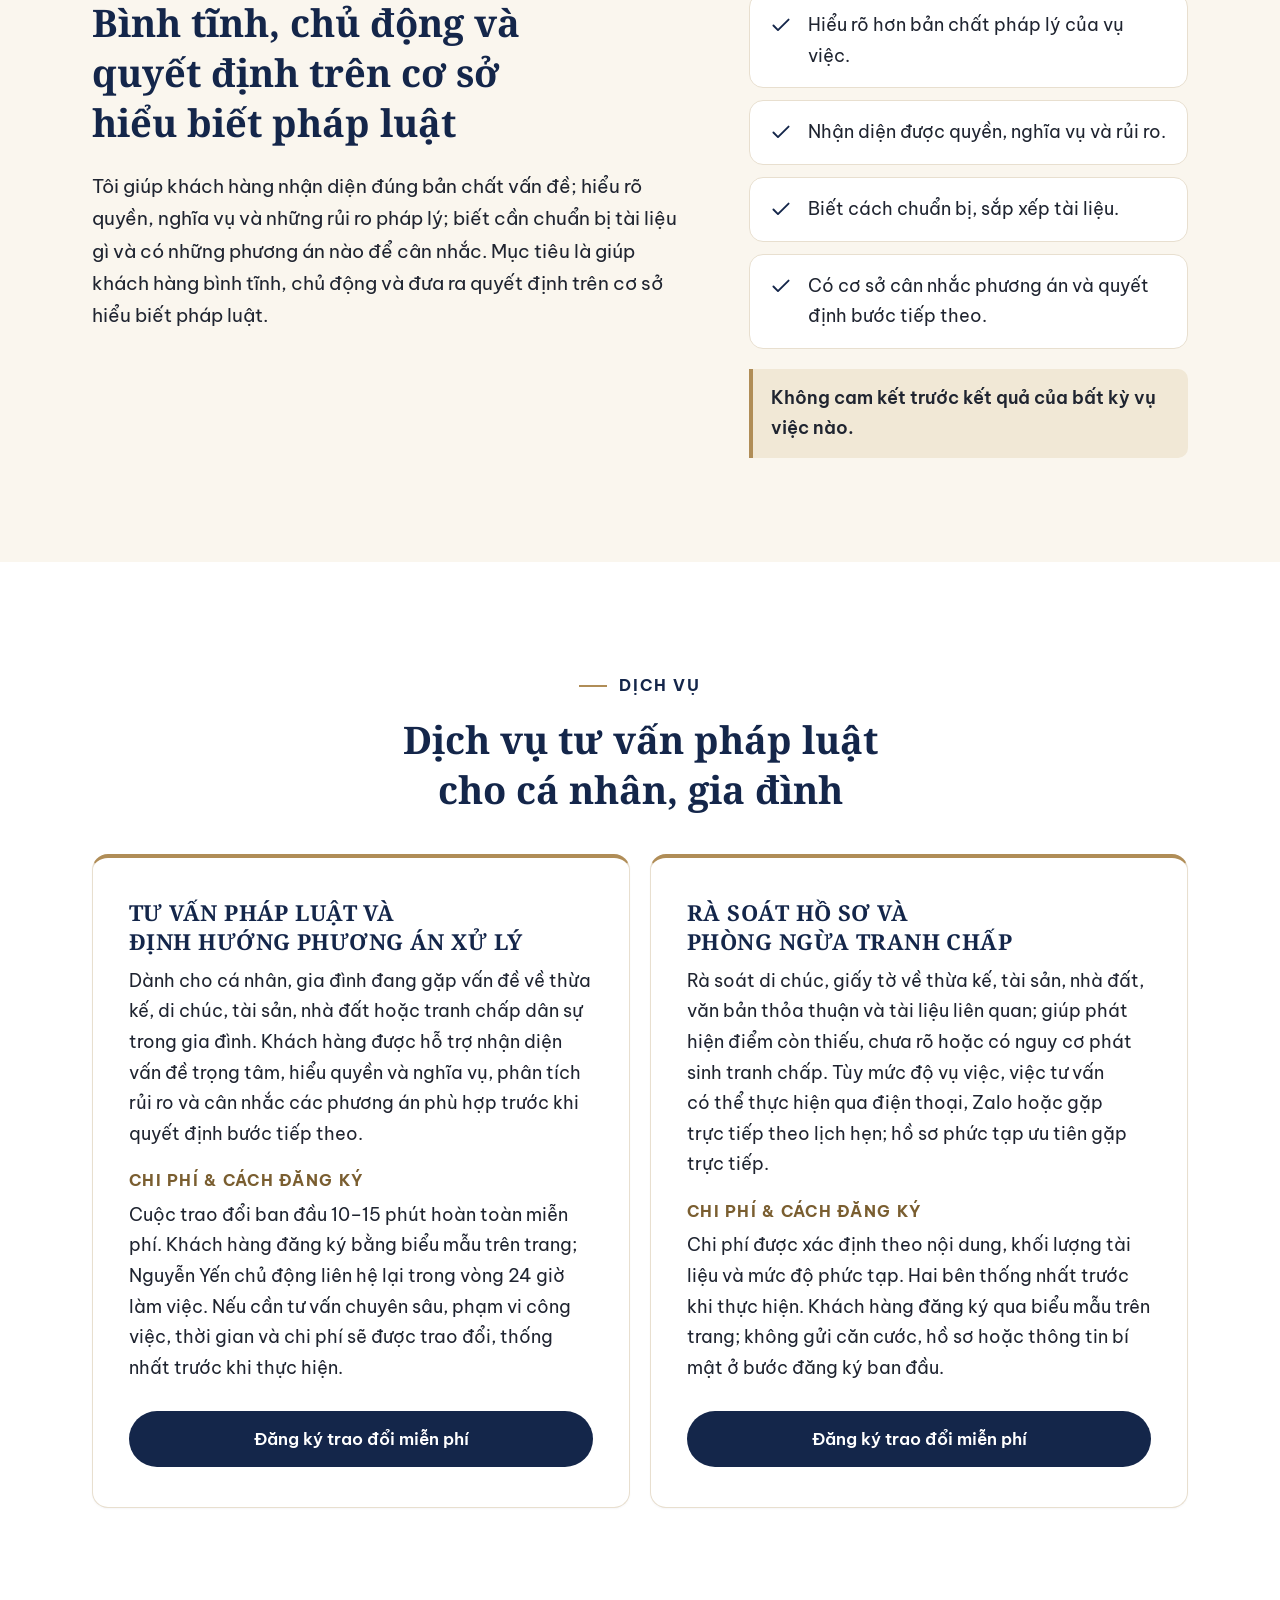
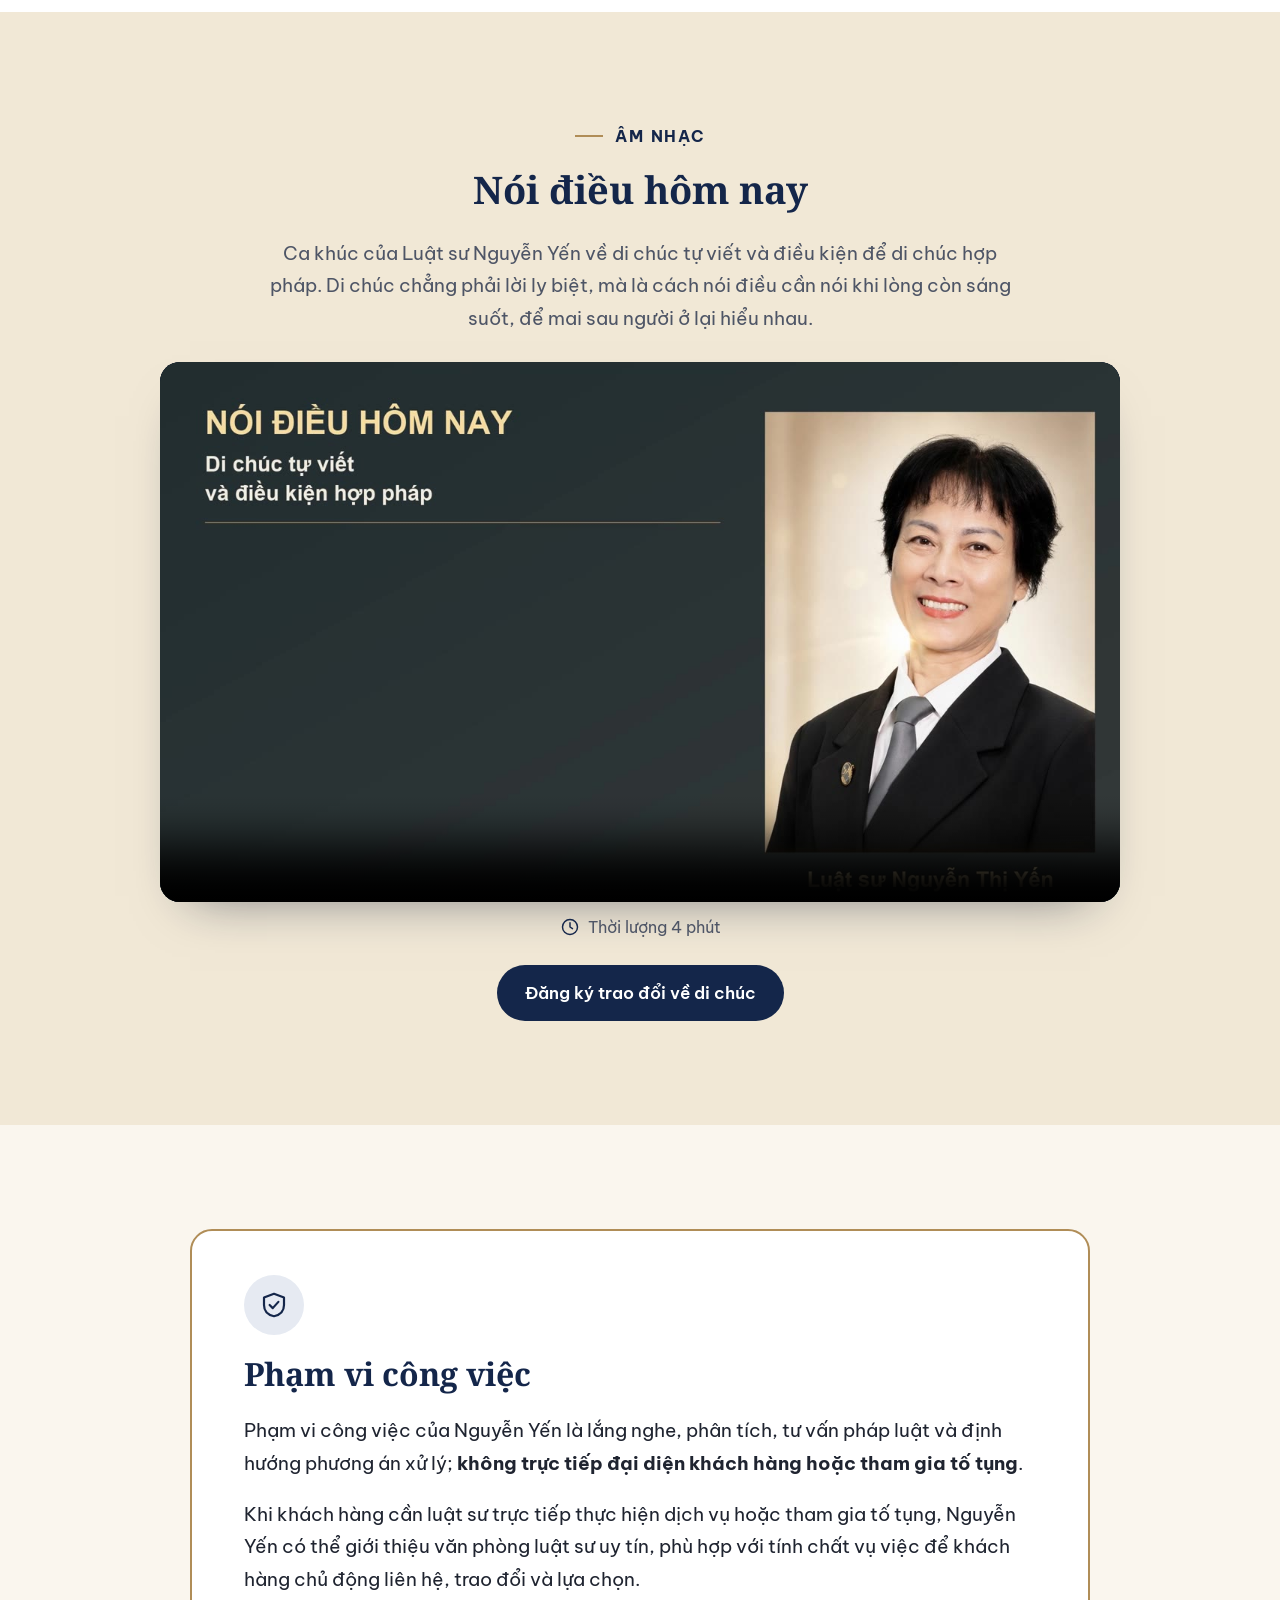
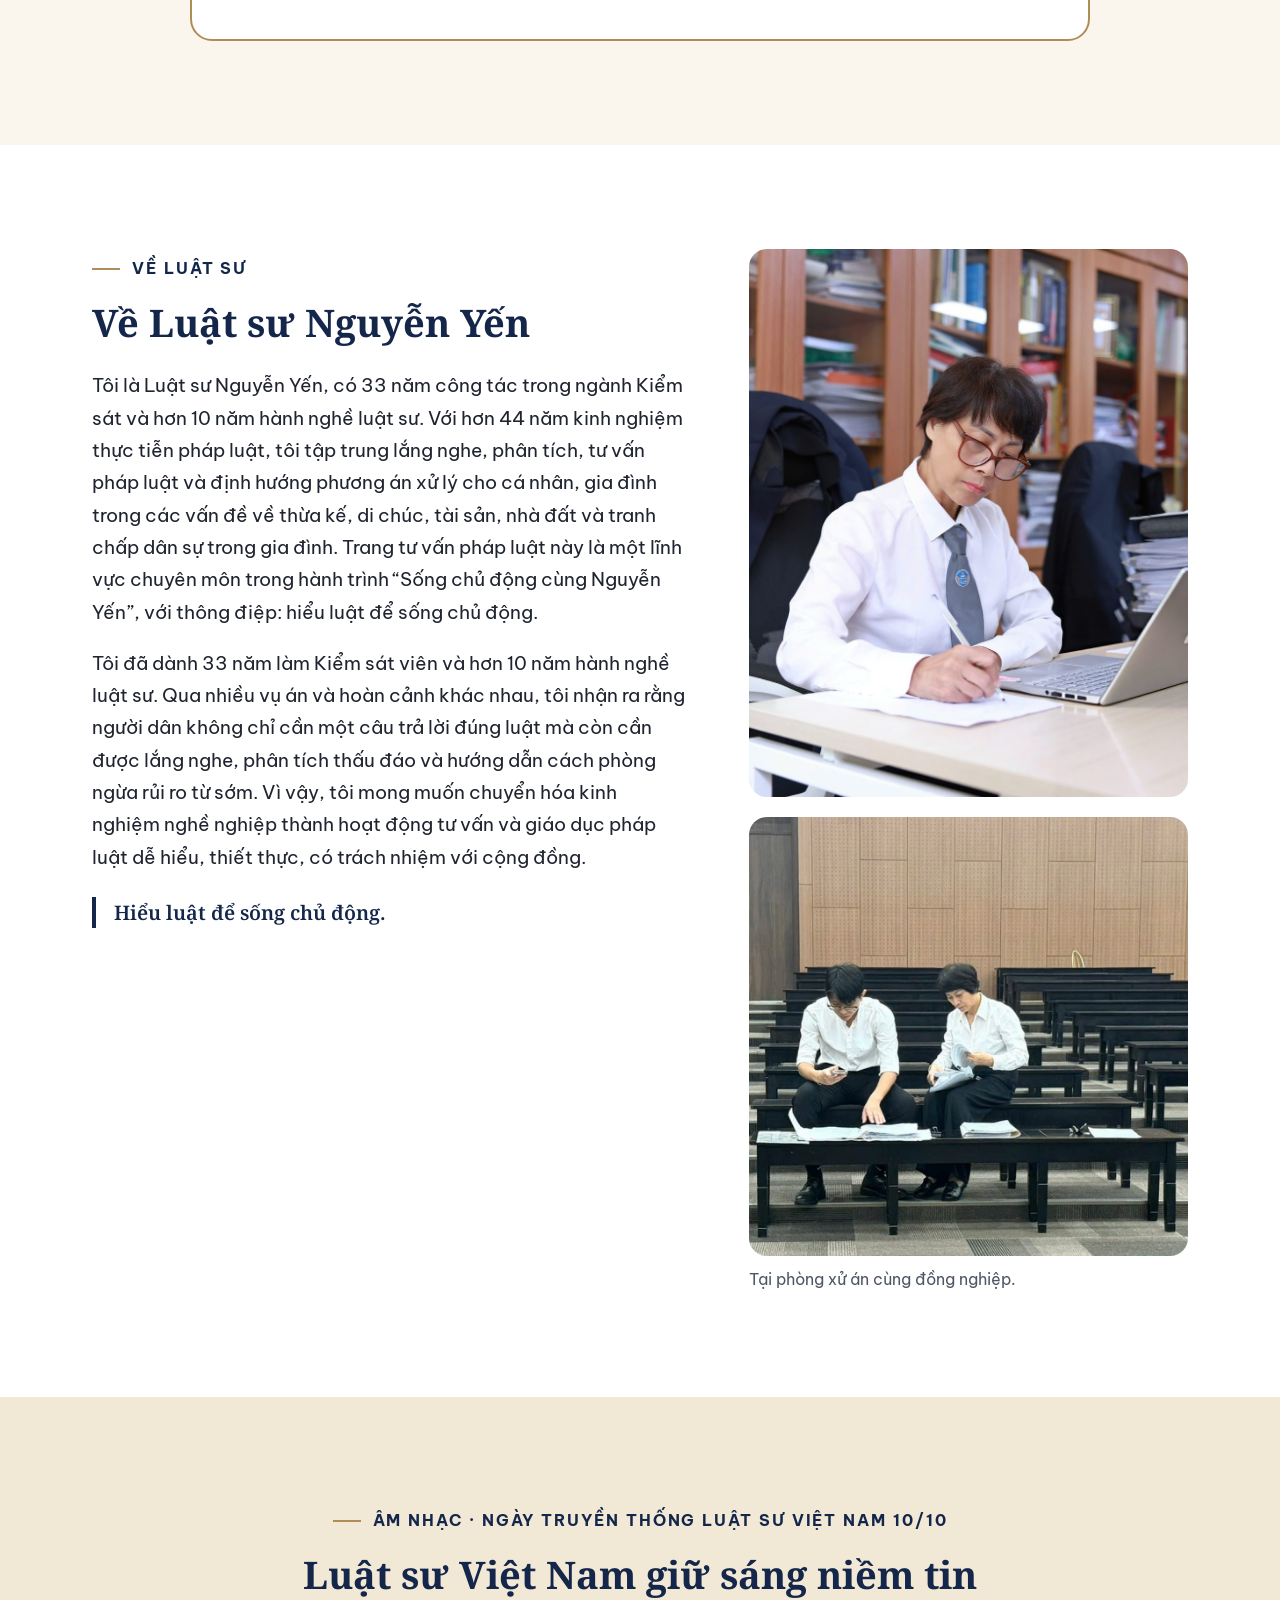
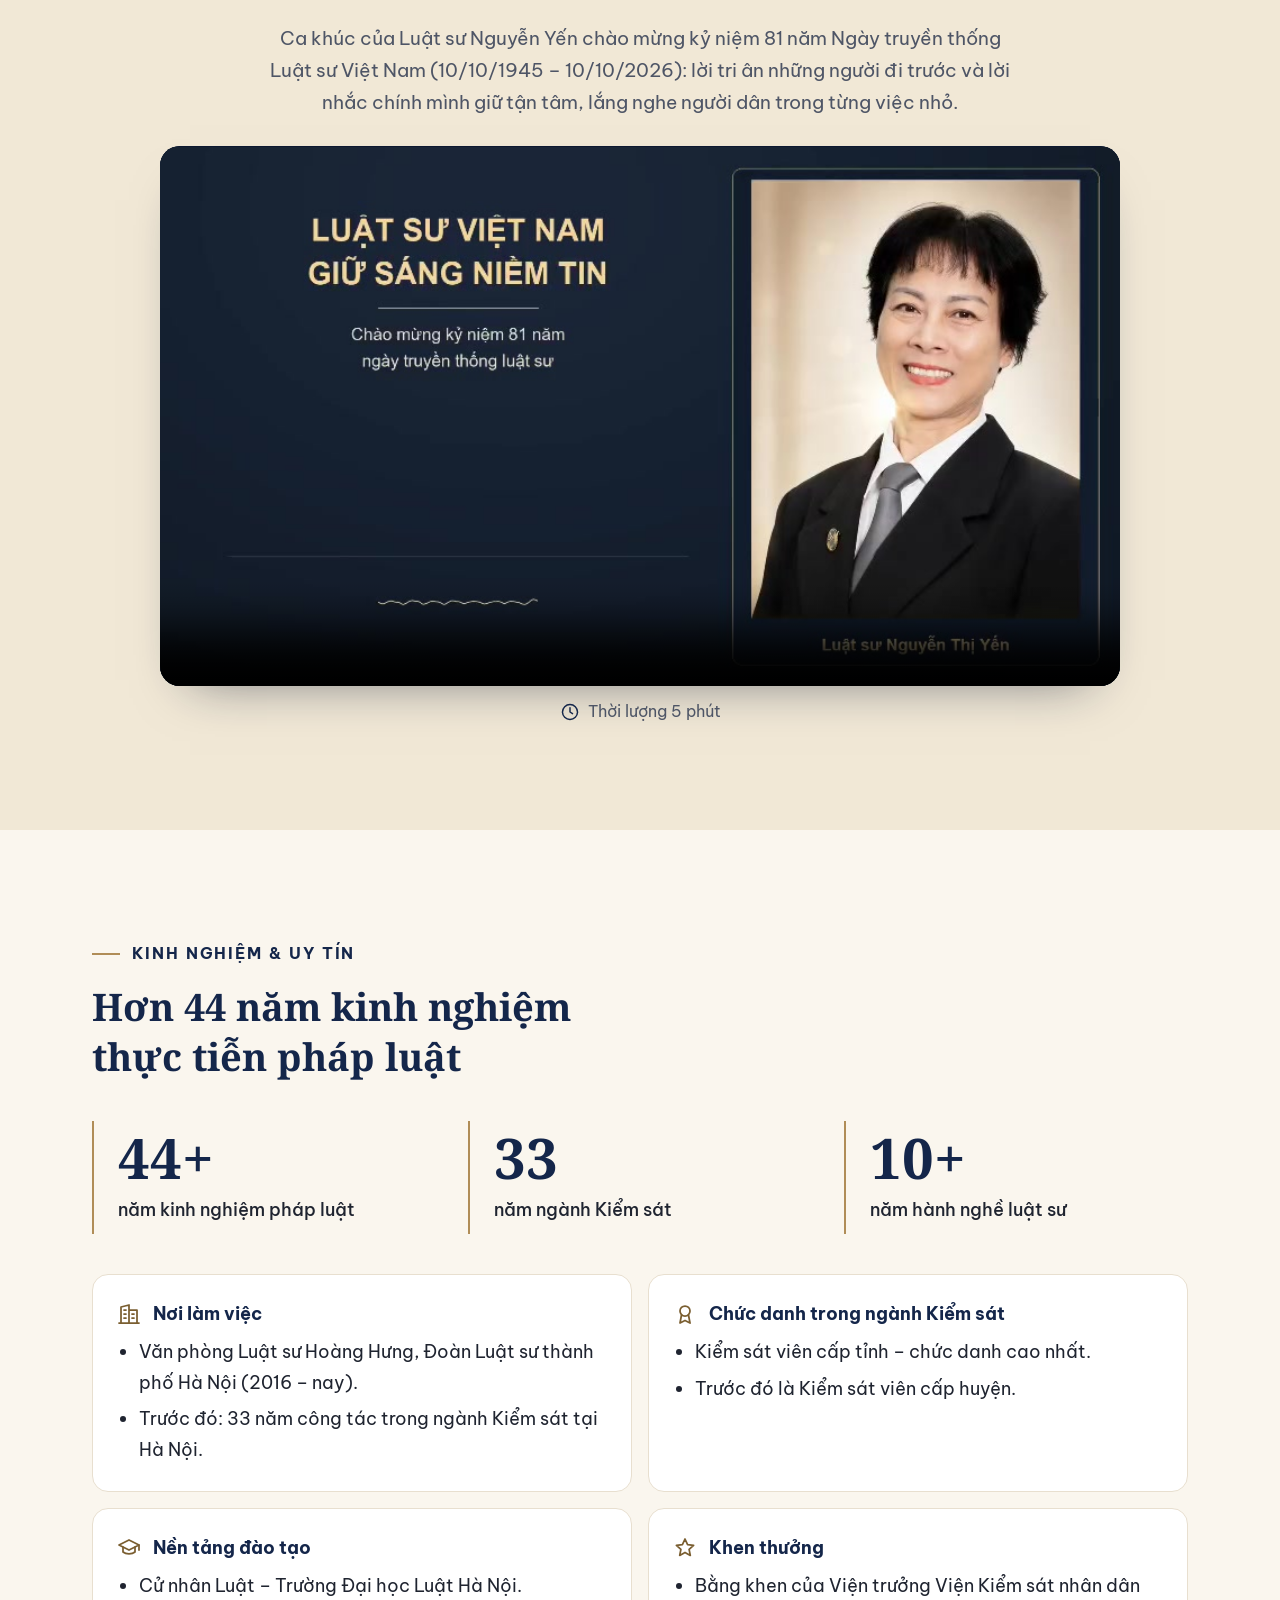
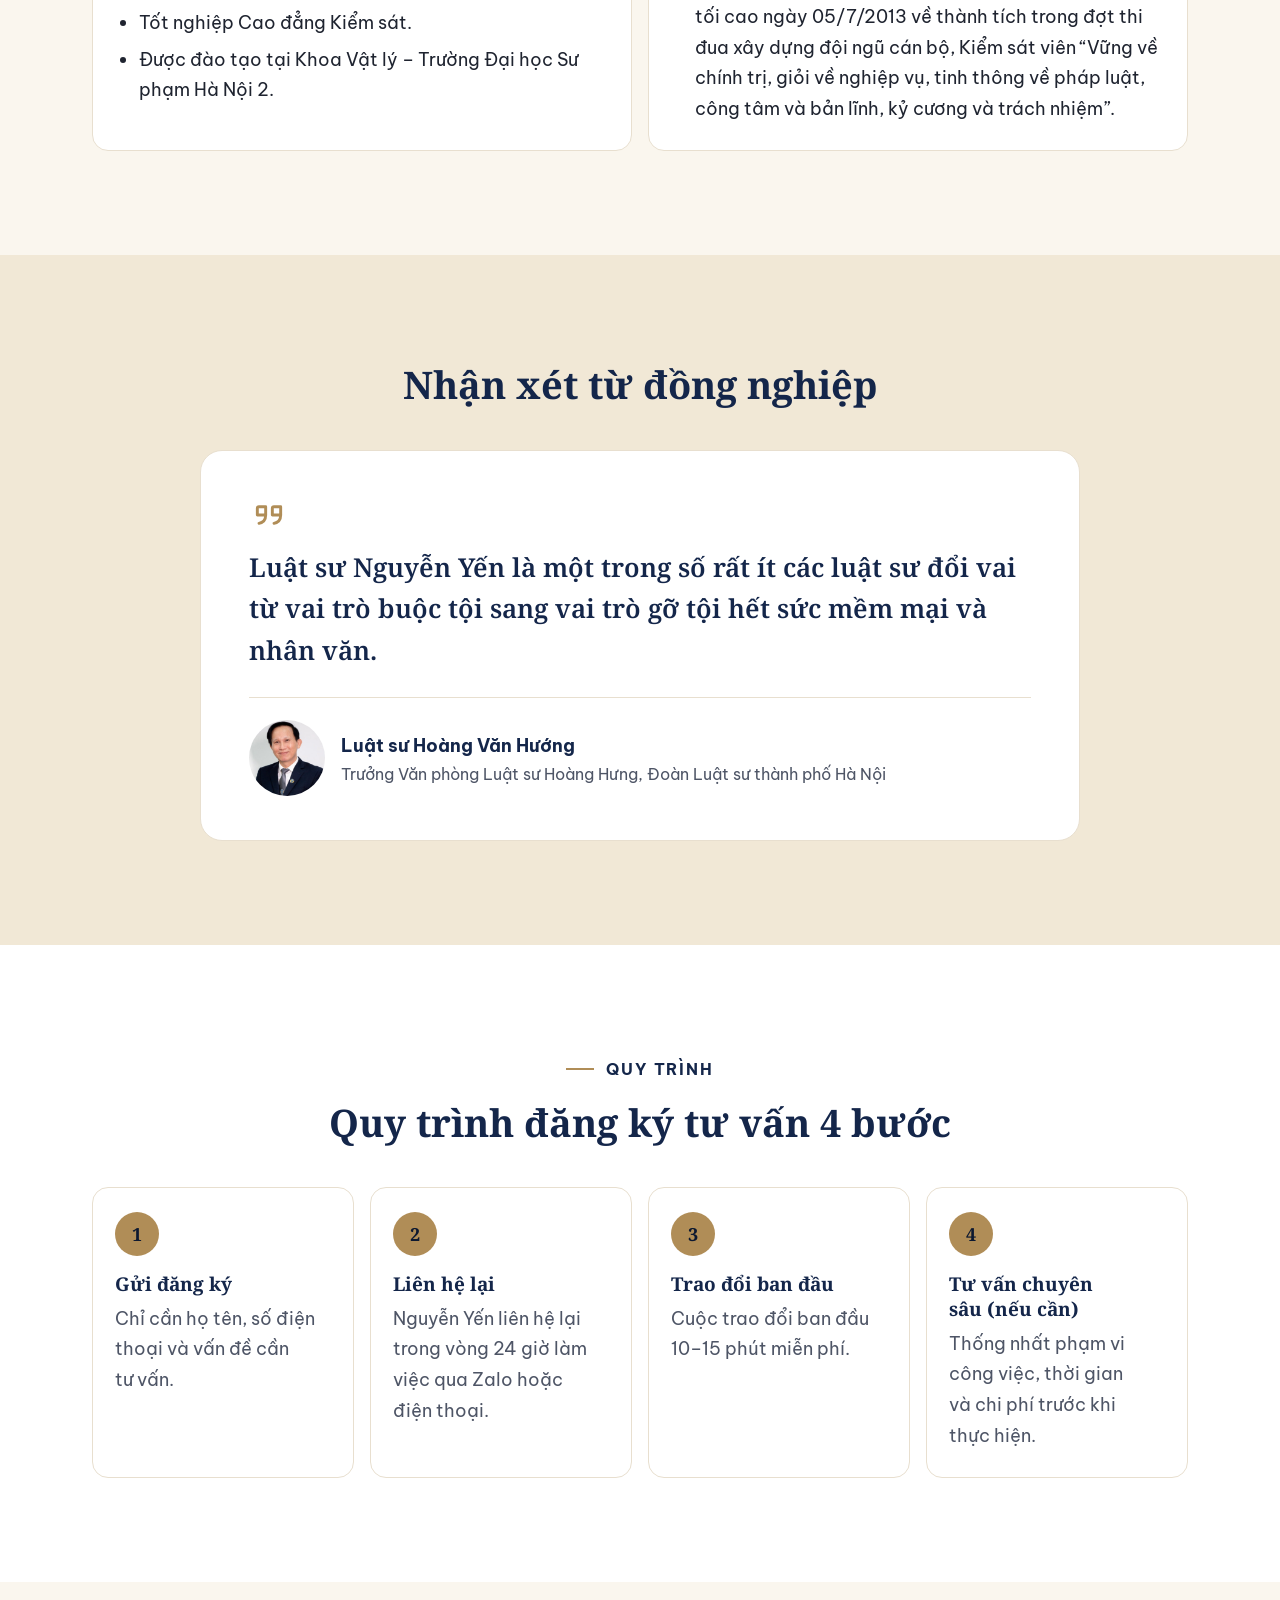
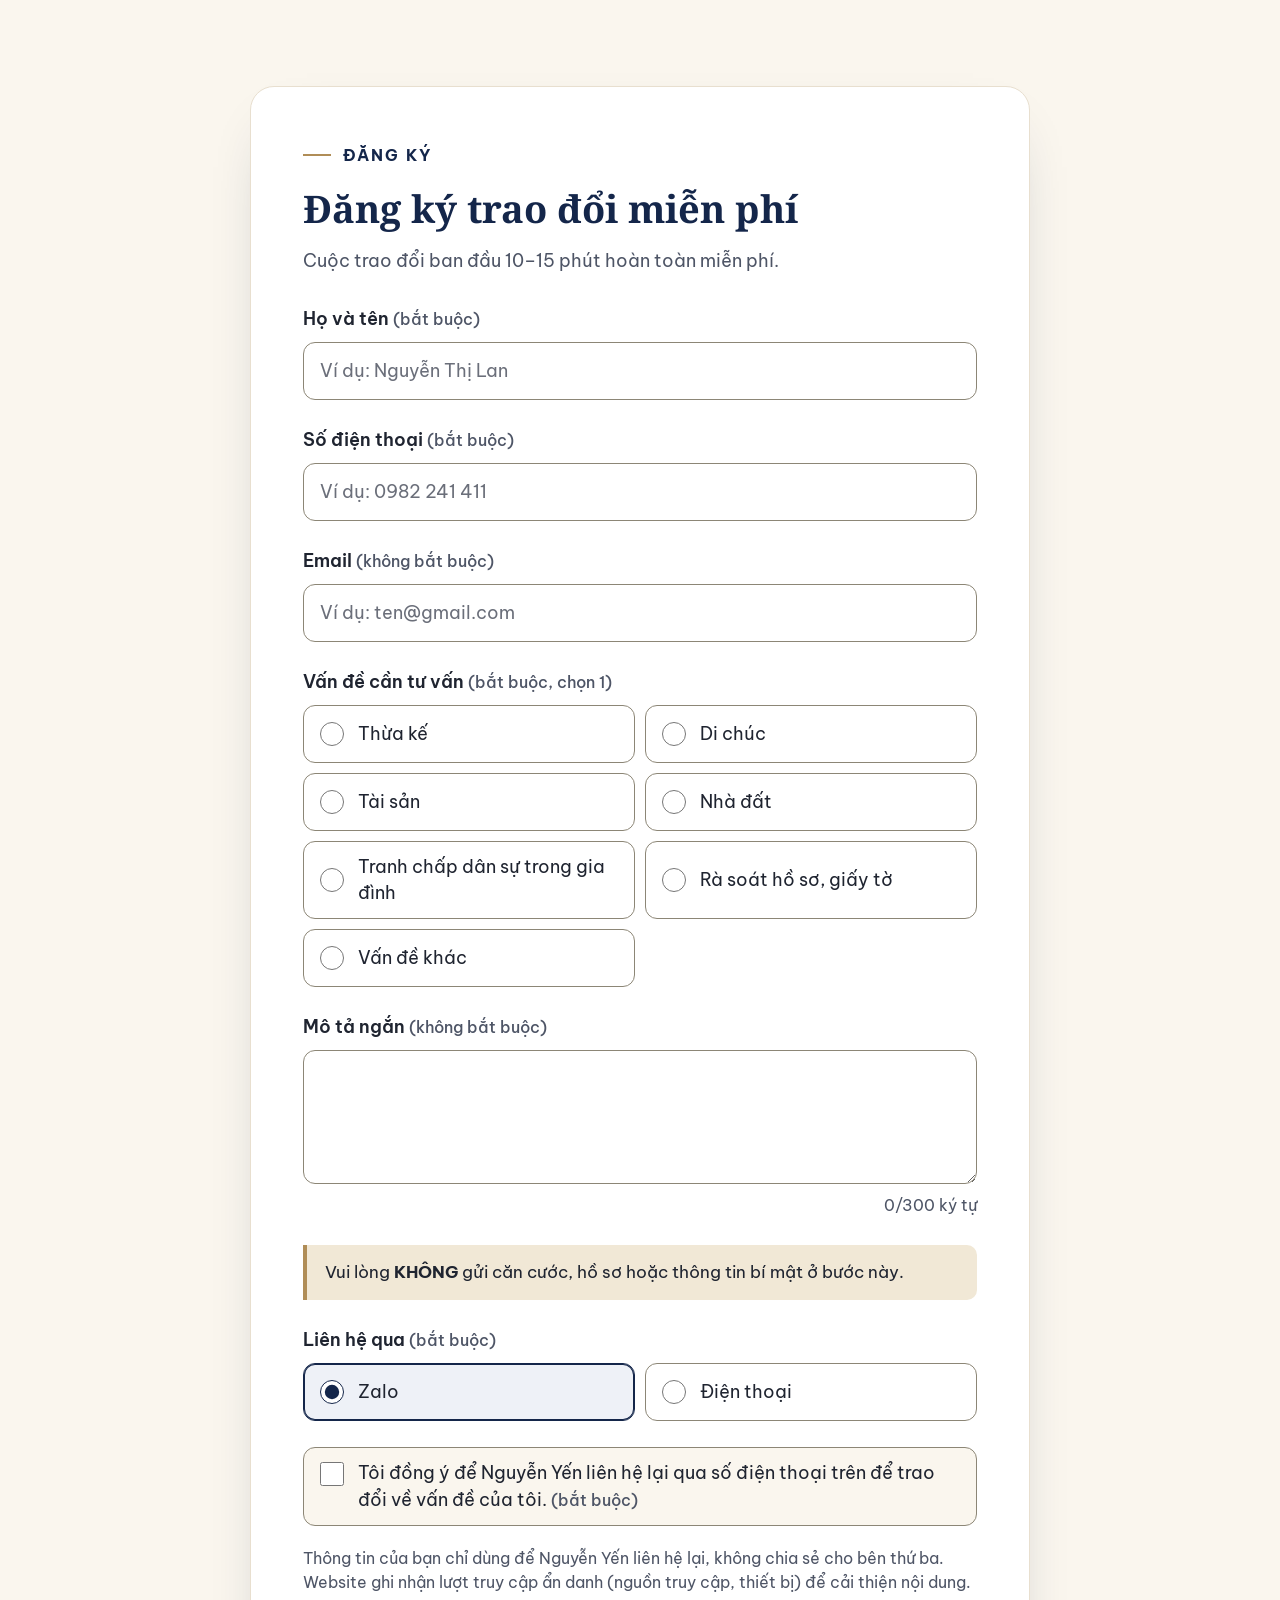
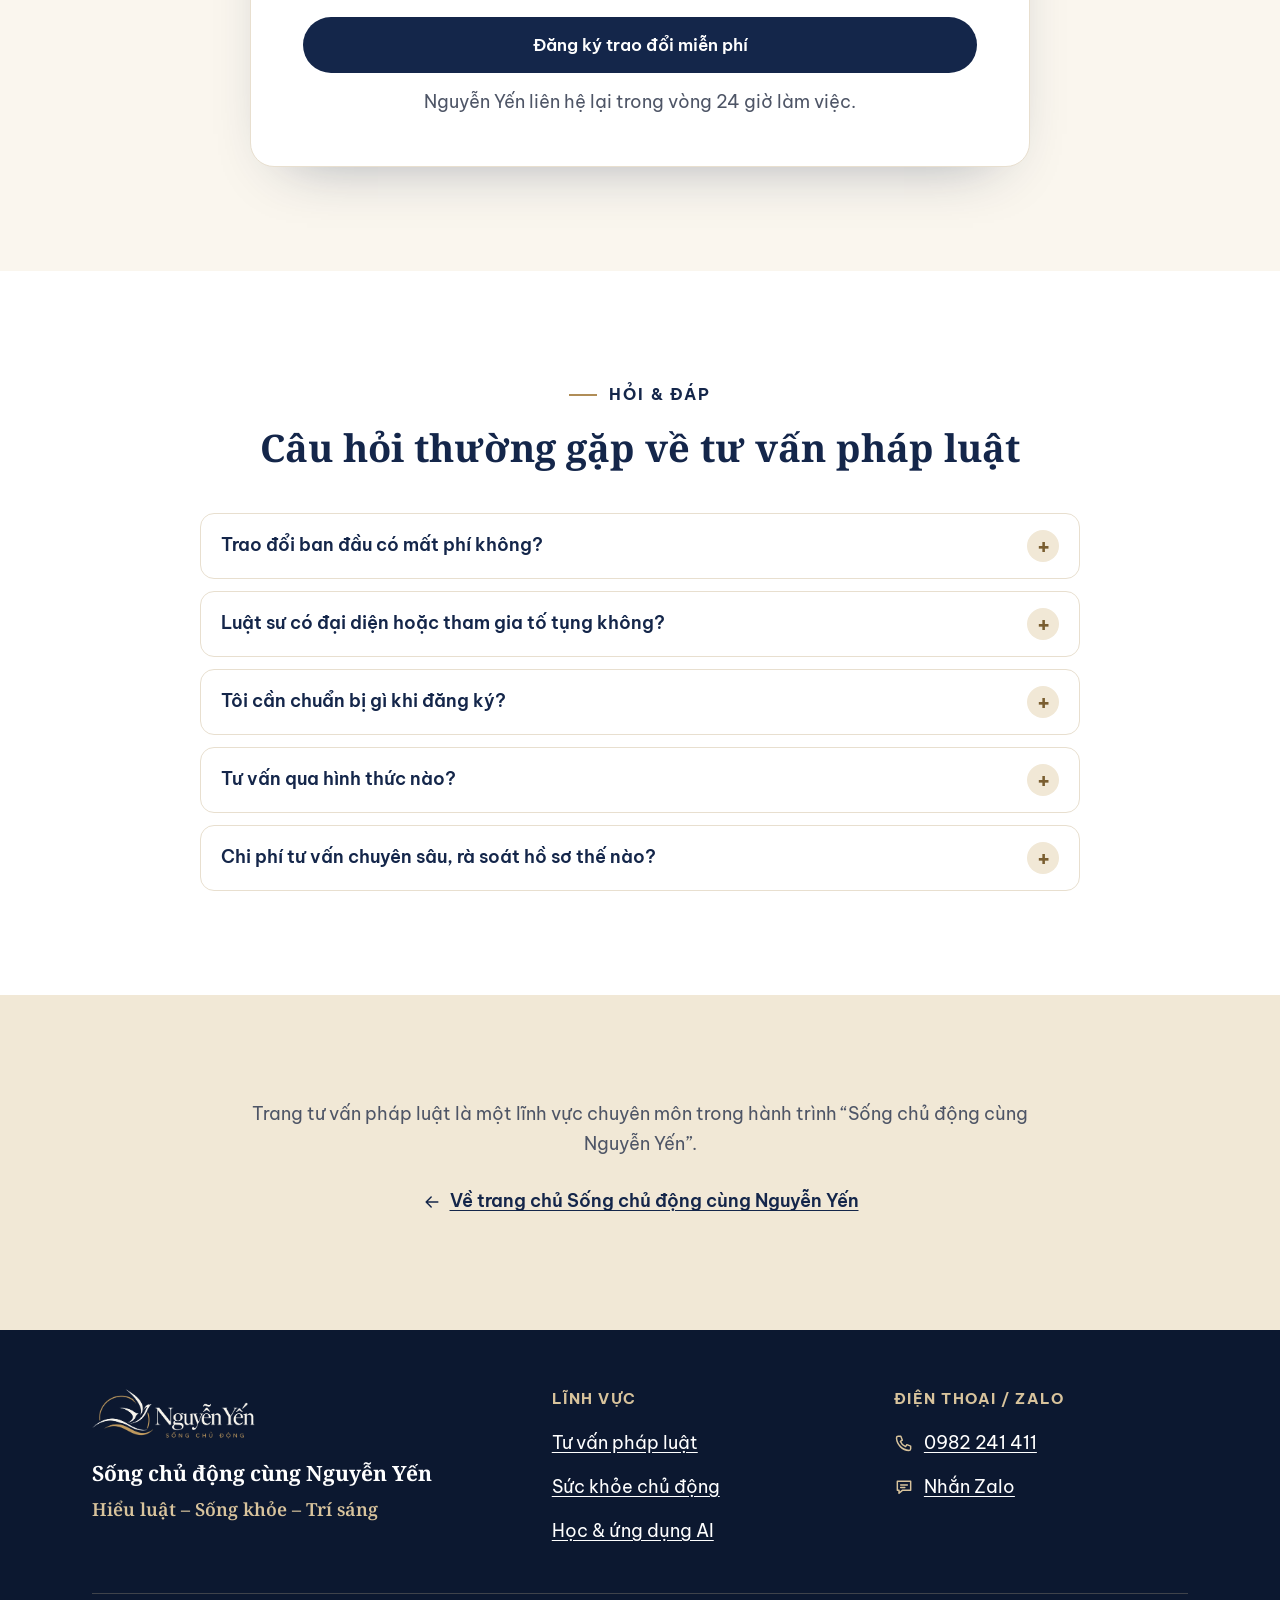
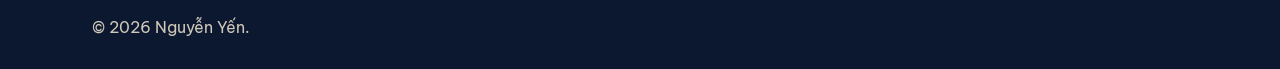
<file: tu-van-phap-luat/index.html>
<!DOCTYPE html>
<html lang="vi">
<head>
  <meta charset="utf-8">
  <meta name="viewport" content="width=device-width, initial-scale=1">
  <title>Tư vấn pháp luật thừa kế, di chúc, nhà đất | Nguyễn Yến</title>
  <meta name="description" content="Luật sư Nguyễn Yến, hơn 44 năm kinh nghiệm, tư vấn thừa kế, di chúc, nhà đất, tranh chấp trong gia đình. Đăng ký trao đổi ban đầu 10–15 phút miễn phí.">
  <meta name="robots" content="index, follow, max-image-preview:large">
  <link rel="canonical" href="https://nguyenkimyen.com/tu-van-phap-luat/">
  <meta name="theme-color" content="#14264A">

  <meta property="og:type" content="website">
  <meta property="og:locale" content="vi_VN">
  <meta property="og:site_name" content="Sống chủ động cùng Nguyễn Yến">
  <meta property="og:title" content="Tư vấn pháp luật cùng Luật sư Nguyễn Yến">
  <meta property="og:description" content="Thừa kế, di chúc, tài sản, nhà đất, tranh chấp dân sự trong gia đình. Trao đổi ban đầu 10–15 phút miễn phí, liên hệ lại trong 24 giờ làm việc.">
  <meta property="og:url" content="https://nguyenkimyen.com/tu-van-phap-luat/">
  <meta property="og:image" content="https://nguyenkimyen.com/assets/img/og-phap-luat.jpg">
  <meta property="og:image:type" content="image/jpeg">
  <meta property="og:image:width" content="1200">
  <meta property="og:image:height" content="630">
  <meta property="og:image:alt" content="Luật sư Nguyễn Yến – Tư vấn pháp luật: Hiểu luật để sống chủ động">
  <meta name="twitter:card" content="summary_large_image">
  <meta name="twitter:image:alt" content="Luật sư Nguyễn Yến – Tư vấn pháp luật: Hiểu luật để sống chủ động">

  <link rel="icon" href="../favicon.ico" sizes="any">
  <link rel="icon" type="image/png" sizes="64x64" href="../assets/img/favicon.png">
  <link rel="icon" type="image/png" sizes="192x192" href="../assets/img/icon-192.png">
  <link rel="apple-touch-icon" sizes="180x180" href="../assets/img/apple-touch-icon.png">
  <link rel="manifest" href="../site.webmanifest">

  <link rel="preconnect" href="https://fonts.googleapis.com">
  <link rel="preconnect" href="https://fonts.gstatic.com" crossorigin>
  <link rel="stylesheet" href="https://fonts.googleapis.com/css2?family=Be+Vietnam+Pro:wght@400;500;600;700&amp;family=Noto+Serif:wght@600;700&amp;display=swap">
  <link rel="stylesheet" href="../assets/css/style.css?v=20261008">
  <script>document.documentElement.classList.add("js");</script>

  <script type="application/ld+json">
  {
    "@context": "https://schema.org",
    "@graph": [
      {
        "@type": "LegalService",
        "@id": "https://nguyenkimyen.com/tu-van-phap-luat/#legalservice",
        "name": "Tư vấn pháp luật – Luật sư Nguyễn Yến",
        "alternateName": "Tư vấn pháp luật Nguyễn Yến",
        "url": "https://nguyenkimyen.com/tu-van-phap-luat/",
        "logo": "https://nguyenkimyen.com/assets/img/logo/logo-nguyen-yen.png",
        "image": [
          "https://nguyenkimyen.com/assets/img/nguyen-yen-chan-dung.jpg",
          "https://nguyenkimyen.com/assets/img/og-phap-luat.jpg"
        ],
        "telephone": "+84982241411",
        "description": "Lắng nghe, phân tích, tư vấn pháp luật và định hướng phương án xử lý cho cá nhân, gia đình trong các vấn đề về thừa kế, di chúc, tài sản, nhà đất và tranh chấp dân sự trong gia đình. Không trực tiếp đại diện khách hàng hoặc tham gia tố tụng.",
        "slogan": "Hiểu luật để sống chủ động.",
        "areaServed": [
          {
            "@type": "City",
            "name": "Hà Nội"
          },
          {
            "@type": "Country",
            "name": "Việt Nam"
          }
        ],
        "knowsAbout": [
          "Thừa kế",
          "Di chúc",
          "Tài sản",
          "Nhà đất",
          "Tranh chấp dân sự trong gia đình"
        ],
        "knowsLanguage": "vi",
        "contactPoint": {
          "@type": "ContactPoint",
          "telephone": "+84982241411",
          "contactType": "customer service",
          "availableLanguage": "Vietnamese"
        },
        "hasOfferCatalog": {
          "@type": "OfferCatalog",
          "name": "Dịch vụ tư vấn pháp luật",
          "itemListElement": [
            {
              "@type": "Offer",
              "name": "Trao đổi ban đầu 10–15 phút",
              "description": "Cuộc trao đổi ban đầu 10–15 phút hoàn toàn miễn phí.",
              "price": "0",
              "priceCurrency": "VND",
              "itemOffered": {
                "@id": "https://nguyenkimyen.com/tu-van-phap-luat/#dich-vu-tu-van"
              }
            },
            {
              "@type": "Offer",
              "itemOffered": {
                "@type": "Service",
                "@id": "https://nguyenkimyen.com/tu-van-phap-luat/#dich-vu-tu-van",
                "name": "Tư vấn pháp luật và định hướng phương án xử lý",
                "serviceType": [
                  "Tư vấn pháp luật thừa kế",
                  "Tư vấn di chúc",
                  "Tư vấn tài sản",
                  "Tư vấn pháp luật nhà đất",
                  "Tư vấn tranh chấp dân sự trong gia đình"
                ],
                "description": "Dành cho cá nhân, gia đình đang gặp vấn đề về thừa kế, di chúc, tài sản, nhà đất hoặc tranh chấp dân sự trong gia đình. Khách hàng được hỗ trợ nhận diện vấn đề trọng tâm, hiểu quyền và nghĩa vụ, phân tích rủi ro và cân nhắc các phương án phù hợp trước khi quyết định bước tiếp theo.",
                "provider": {
                  "@id": "https://nguyenkimyen.com/#person"
                },
                "areaServed": {
                  "@type": "Country",
                  "name": "Việt Nam"
                }
              }
            },
            {
              "@type": "Offer",
              "itemOffered": {
                "@type": "Service",
                "@id": "https://nguyenkimyen.com/tu-van-phap-luat/#dich-vu-ra-soat",
                "name": "Rà soát hồ sơ và phòng ngừa tranh chấp",
                "serviceType": [
                  "Rà soát di chúc",
                  "Rà soát giấy tờ thừa kế, tài sản, nhà đất",
                  "Rà soát văn bản thỏa thuận"
                ],
                "description": "Rà soát di chúc, giấy tờ về thừa kế, tài sản, nhà đất, văn bản thỏa thuận và tài liệu liên quan; giúp phát hiện điểm còn thiếu, chưa rõ hoặc có nguy cơ phát sinh tranh chấp.",
                "provider": {
                  "@id": "https://nguyenkimyen.com/#person"
                },
                "areaServed": {
                  "@type": "Country",
                  "name": "Việt Nam"
                }
              }
            }
          ]
        }
      },
      {
        "@type": "Person",
        "@id": "https://nguyenkimyen.com/#person",
        "name": "Nguyễn Yến",
        "alternateName": "Nguyễn Thị Yến",
        "jobTitle": "Luật sư",
        "url": "https://nguyenkimyen.com/",
        "image": "https://nguyenkimyen.com/assets/img/nguyen-yen-chan-dung.jpg",
        "telephone": "+84982241411",
        "worksFor": {
          "@type": "Organization",
          "name": "Văn phòng Luật sư Hoàng Hưng"
        },
        "memberOf": {
          "@type": "Organization",
          "name": "Đoàn Luật sư thành phố Hà Nội"
        }
      },
      {
        "@type": "FAQPage",
        "@id": "https://nguyenkimyen.com/tu-van-phap-luat/#faq",
        "url": "https://nguyenkimyen.com/tu-van-phap-luat/",
        "name": "Tư vấn pháp luật thừa kế, di chúc, nhà đất | Nguyễn Yến",
        "inLanguage": "vi",
        "isPartOf": {
          "@type": "WebSite",
          "@id": "https://nguyenkimyen.com/#website",
          "url": "https://nguyenkimyen.com/",
          "name": "Sống chủ động cùng Nguyễn Yến"
        },
        "about": {
          "@id": "https://nguyenkimyen.com/tu-van-phap-luat/#legalservice"
        },
        "breadcrumb": {
          "@id": "https://nguyenkimyen.com/tu-van-phap-luat/#breadcrumb"
        },
        "video": [
          {
            "@type": "VideoObject",
            "name": "Nói điều hôm nay – Di chúc tự viết và điều kiện hợp pháp",
            "description": "Ca khúc của Luật sư Nguyễn Yến về di chúc tự viết và điều kiện để di chúc hợp pháp: di chúc chẳng phải lời ly biệt, mà là cách nói điều cần nói khi lòng còn sáng suốt, để mai sau người ở lại hiểu nhau.",
            "thumbnailUrl": "https://nguyenkimyen.com/assets/video/noi-dieu-hom-nay-poster.jpg",
            "contentUrl": "https://nguyenkimyen.com/assets/video/noi-dieu-hom-nay.mp4",
            "uploadDate": "2026-10-08",
            "duration": "PT4M7S",
            "inLanguage": "vi"
          },
          {
            "@type": "VideoObject",
            "name": "Luật sư Việt Nam giữ sáng niềm tin",
            "description": "Ca khúc của Luật sư Nguyễn Yến chào mừng kỷ niệm 81 năm Ngày truyền thống Luật sư Việt Nam (10/10/1945 – 10/10/2026): lời tri ân những người đi trước và lời nhắc giữ tận tâm, lắng nghe người dân trong từng việc nhỏ.",
            "thumbnailUrl": "https://nguyenkimyen.com/assets/video/luat-su-viet-nam-giu-sang-niem-tin-poster.jpg",
            "contentUrl": "https://nguyenkimyen.com/assets/video/luat-su-viet-nam-giu-sang-niem-tin.mp4",
            "uploadDate": "2026-10-09",
            "duration": "PT4M59S",
            "inLanguage": "vi"
          }
        ],
        "mainEntity": [
          {
            "@type": "Question",
            "name": "Trao đổi ban đầu có mất phí không?",
            "acceptedAnswer": {
              "@type": "Answer",
              "text": "Không. Cuộc trao đổi ban đầu 10–15 phút hoàn toàn miễn phí. Khách hàng đăng ký bằng biểu mẫu trên trang; Nguyễn Yến chủ động liên hệ lại trong vòng 24 giờ làm việc."
            }
          },
          {
            "@type": "Question",
            "name": "Luật sư có đại diện hoặc tham gia tố tụng không?",
            "acceptedAnswer": {
              "@type": "Answer",
              "text": "Không. Phạm vi công việc của Nguyễn Yến là lắng nghe, phân tích, tư vấn pháp luật và định hướng phương án xử lý; không trực tiếp đại diện khách hàng hoặc tham gia tố tụng. Khi khách hàng cần luật sư trực tiếp thực hiện dịch vụ hoặc tham gia tố tụng, Nguyễn Yến có thể giới thiệu văn phòng luật sư uy tín, phù hợp với tính chất vụ việc để khách hàng chủ động liên hệ, trao đổi và lựa chọn."
            }
          },
          {
            "@type": "Question",
            "name": "Tôi cần chuẩn bị gì khi đăng ký?",
            "acceptedAnswer": {
              "@type": "Answer",
              "text": "Biểu mẫu gồm: họ tên; số điện thoại; email (không bắt buộc); vấn đề cần tư vấn; lựa chọn Zalo hoặc điện thoại; xác nhận đồng ý để Nguyễn Yến liên hệ lại (ô mô tả ngắn không bắt buộc). Không yêu cầu gửi hồ sơ ở bước đầu. Vui lòng không gửi căn cước, hồ sơ hoặc thông tin bí mật ở bước đăng ký ban đầu."
            }
          },
          {
            "@type": "Question",
            "name": "Tư vấn qua hình thức nào?",
            "acceptedAnswer": {
              "@type": "Answer",
              "text": "Tùy mức độ vụ việc, việc tư vấn có thể thực hiện qua điện thoại, Zalo hoặc gặp trực tiếp theo lịch hẹn; hồ sơ phức tạp ưu tiên gặp trực tiếp."
            }
          },
          {
            "@type": "Question",
            "name": "Chi phí tư vấn chuyên sâu, rà soát hồ sơ thế nào?",
            "acceptedAnswer": {
              "@type": "Answer",
              "text": "Nếu cần tư vấn chuyên sâu, phạm vi công việc, thời gian và chi phí sẽ được trao đổi, thống nhất trước khi thực hiện. Với việc rà soát hồ sơ, chi phí được xác định theo nội dung, khối lượng tài liệu và mức độ phức tạp; hai bên thống nhất trước khi thực hiện."
            }
          }
        ]
      },
      {
        "@type": "BreadcrumbList",
        "@id": "https://nguyenkimyen.com/tu-van-phap-luat/#breadcrumb",
        "itemListElement": [
          {
            "@type": "ListItem",
            "position": 1,
            "name": "Trang chủ",
            "item": "https://nguyenkimyen.com/"
          },
          {
            "@type": "ListItem",
            "position": 2,
            "name": "Tư vấn pháp luật",
            "item": "https://nguyenkimyen.com/tu-van-phap-luat/"
          }
        ]
      }
    ]
  }
  </script>
</head>
<body class="page-law">
  <svg width="0" height="0" style="position:absolute" aria-hidden="true" focusable="false">
    <symbol id="i-menu" viewBox="0 0 24 24"><path d="M4 7h16M4 12h16M4 17h16"/></symbol>
    <symbol id="i-close" viewBox="0 0 24 24"><path d="M6 6l12 12M18 6L6 18"/></symbol>
    <symbol id="i-phone" viewBox="0 0 24 24"><path d="M5 4h3.2l1.8 4.6-2.3 1.5a11 11 0 0 0 6.2 6.2l1.5-2.3L20 15.8V19a2 2 0 0 1-2 2A16 16 0 0 1 3 6a2 2 0 0 1 2-2z"/></symbol>
    <symbol id="i-chat" viewBox="0 0 24 24"><path d="M4 5h16v11H10l-4 3.5V16H4z"/><path d="M8 9.5h8M8 12.5h5"/></symbol>
    <symbol id="i-edit" viewBox="0 0 24 24"><path d="M4 20h4L19 9l-4-4L4 16z"/><path d="M13 7l4 4"/></symbol>
    <symbol id="i-arrow" viewBox="0 0 24 24"><path d="M5 12h14M13 6l6 6-6 6"/></symbol>
    <symbol id="i-back" viewBox="0 0 24 24"><path d="M19 12H5M11 6l-6 6 6 6"/></symbol>
    <symbol id="i-quote" viewBox="0 0 24 24"><path d="M10 7H6a1 1 0 0 0-1 1v4h5z"/><path d="M10 12c0 3-1.5 4.5-4 5"/><path d="M19 7h-4a1 1 0 0 0-1 1v4h5z"/><path d="M19 12c0 3-1.5 4.5-4 5"/></symbol>
    <symbol id="i-check" viewBox="0 0 24 24"><path d="M5 12.5l4.2 4.2L19 7"/></symbol>
    <symbol id="i-clock" viewBox="0 0 24 24"><circle cx="12" cy="12" r="9"/><path d="M12 7v5l3 2"/></symbol>
    <symbol id="i-people" viewBox="0 0 24 24"><circle cx="12" cy="5" r="2.2"/><circle cx="6" cy="18" r="2.2"/><circle cx="18" cy="18" r="2.2"/><path d="M12 7.2V12M6 15.8V14a2 2 0 0 1 2-2h8a2 2 0 0 1 2 2v1.8"/></symbol>
    <symbol id="i-doc" viewBox="0 0 24 24"><path d="M14 3H6.5A1.5 1.5 0 0 0 5 4.5v15A1.5 1.5 0 0 0 6.5 21h11a1.5 1.5 0 0 0 1.5-1.5V8z"/><path d="M14 3v5h5M8.5 13h7M8.5 16.5h4.5"/></symbol>
    <symbol id="i-key" viewBox="0 0 24 24"><circle cx="8" cy="15" r="4"/><path d="M11 12l8-8M16 7l2.5 2.5M14 9l2 2"/></symbol>
    <symbol id="i-house" viewBox="0 0 24 24"><path d="M3 11l9-7 9 7"/><path d="M5.5 9.5V20h13V9.5"/><path d="M10 20v-5.5h4V20"/></symbol>
    <symbol id="i-talk" viewBox="0 0 24 24"><path d="M3 5h11v7H8l-5 3.5z"/><path d="M17 9h4v9.5L17 16h-6v-2"/></symbol>
    <symbol id="i-shield" viewBox="0 0 24 24"><path d="M12 3l8 3v6c0 5-3.5 8-8 9-4.5-1-8-4-8-9V6z"/><path d="M8.5 12l2.5 2.5 4.5-5"/></symbol>
    <symbol id="i-building" viewBox="0 0 24 24"><path d="M4 21V5l8-2v18M12 8h8v13M2 21h20M7 8h2M7 12h2M7 16h2M15 12h2M15 16h2"/></symbol>
    <symbol id="i-badge" viewBox="0 0 24 24"><circle cx="12" cy="9" r="5"/><path d="M8.5 13l-1.5 8 5-2.5 5 2.5-1.5-8"/></symbol>
    <symbol id="i-cap" viewBox="0 0 24 24"><path d="M2 9l10-5 10 5-10 5z"/><path d="M6 11v5c3 2.5 9 2.5 12 0v-5M22 9v5"/></symbol>
    <symbol id="i-star" viewBox="0 0 24 24"><path d="M12 3l2.6 5.6 6 .7-4.5 4.1 1.2 6L12 16.4l-5.3 3 1.2-6-4.5-4.1 6-.7z"/></symbol>
  </svg>

  <a class="skip-link" href="#noi-dung">Bỏ qua, đến nội dung chính</a>

  <header class="site-header">
    <div class="container header-inner">
      <a class="brand" href="../">
        <img class="brand-logo" src="../assets/img/logo/logo-nguyen-yen-ngang-480.png" srcset="../assets/img/logo/logo-nguyen-yen-ngang-480.png 1x, ../assets/img/logo/logo-nguyen-yen-ngang-960.png 2x" width="480" height="159" alt="Nguyễn Yến – Sống chủ động">
      </a>

      <button class="menu-toggle" type="button" aria-expanded="false" aria-controls="site-nav">
        <svg class="i" aria-hidden="true" focusable="false"><use href="#i-menu"/></svg>
        Menu
      </button>

      <div class="nav-backdrop" hidden></div>
      <nav id="site-nav" class="site-nav" aria-label="Menu chính">
        <div class="nav-head">
          <span>Menu</span>
          <button class="nav-close" type="button">
            <svg class="i" aria-hidden="true" focusable="false"><use href="#i-close"/></svg>
            Đóng
          </button>
        </div>
        <ul class="nav-list">
          <li><a href="../">Trang chủ</a></li>
          <li><a href="../#cau-chuyen">Câu chuyện</a></li>
          <li><a href="./" aria-current="page">Tư vấn pháp luật</a></li>
          <li><a href="../suc-khoe-chu-dong/">Sức khỏe chủ động</a></li>
          <li><a href="../hoc-ung-dung-ai/">Học &amp; ứng dụng AI</a></li>
          <li><a href="#dang-ky">Liên hệ</a></li>
        </ul>
        <div class="nav-contact">
          <a class="btn btn-primary" href="tel:0982241411">
            <svg class="i" aria-hidden="true" focusable="false"><use href="#i-phone"/></svg>
            Gọi 0982 241 411
          </a>
          <a class="btn btn-outline" href="https://zalo.me/0982241411" target="_blank" rel="noopener">
            <svg class="i" aria-hidden="true" focusable="false"><use href="#i-chat"/></svg>
            Nhắn Zalo
          </a>
        </div>
      </nav>

      <a class="btn btn-outline header-call" href="tel:0982241411">
        <svg class="i" aria-hidden="true" focusable="false"><use href="#i-phone"/></svg>
        0982 241 411
      </a>
    </div>
  </header>

  <main id="noi-dung">
    <!-- 1. HERO -->
    <section class="hero" aria-labelledby="hero-title">
      <div class="container hero-grid">
        <div class="hero-text">
          <h1 id="hero-title">
            <span class="eyebrow">Tư&nbsp;vấn pháp&nbsp;luật</span>
            <span class="h1-main">Hiểu&nbsp;luật để sống chủ&nbsp;động</span>
          </h1>
          <p class="hero-meta"><strong>Luật sư Nguyễn Yến</strong> – hơn 44 năm kinh nghiệm thực tiễn pháp luật (33 năm ngành Kiểm sát, hơn 10 năm hành nghề luật sư).</p>
          <p class="hero-meta">Lĩnh vực: thừa kế, di chúc, tài sản, nhà đất, tranh chấp dân sự trong gia đình.</p>
          <div class="btn-group">
            <a class="btn btn-primary" href="#dang-ky">
              <svg class="i" aria-hidden="true" focusable="false"><use href="#i-edit"/></svg>
              Đăng ký trao đổi miễn phí
            </a>
            <a class="btn btn-outline" href="https://zalo.me/0982241411" target="_blank" rel="noopener">
              <svg class="i" aria-hidden="true" focusable="false"><use href="#i-chat"/></svg>
              Nhắn Zalo
            </a>
            <a class="btn btn-outline" href="tel:0982241411">
              <svg class="i" aria-hidden="true" focusable="false"><use href="#i-phone"/></svg>
              Gọi đặt lịch
            </a>
          </div>
          <ul class="band">
            <li><svg class="i" aria-hidden="true" focusable="false"><use href="#i-check"/></svg><span>Trao đổi ban đầu 10–15 phút miễn&nbsp;phí</span></li>
            <li><svg class="i" aria-hidden="true" focusable="false"><use href="#i-clock"/></svg><span>Liên hệ lại trong 24 giờ làm&nbsp;việc</span></li>
          </ul>
        </div>
        <div class="hero-portrait">
          <img src="../assets/img/nguyen-yen-chan-dung.jpg" width="686" height="916" alt="Chân dung Luật sư Nguyễn Yến" fetchpriority="high">
        </div>
      </div>
    </section>

    <!-- 2. LĨNH VỰC -->
    <section class="section section--white" aria-labelledby="linh-vuc-title">
      <div class="container">
        <div class="section-head section-head--center reveal">
          <p class="eyebrow">Lĩnh vực</p>
          <h2 id="linh-vuc-title">Lĩnh&nbsp;vực tư&nbsp;vấn pháp&nbsp;luật</h2>
        </div>
        <ul class="grid grid-5 list-reset">
          <li class="card card--compact reveal">
            <div class="icon-badge"><svg class="i" aria-hidden="true" focusable="false"><use href="#i-people"/></svg></div>
            <h3>Thừa&nbsp;kế</h3>
          </li>
          <li class="card card--compact reveal">
            <div class="icon-badge"><svg class="i" aria-hidden="true" focusable="false"><use href="#i-doc"/></svg></div>
            <h3>Di&nbsp;chúc</h3>
          </li>
          <li class="card card--compact reveal">
            <div class="icon-badge"><svg class="i" aria-hidden="true" focusable="false"><use href="#i-key"/></svg></div>
            <h3>Tài&nbsp;sản</h3>
          </li>
          <li class="card card--compact reveal">
            <div class="icon-badge"><svg class="i" aria-hidden="true" focusable="false"><use href="#i-house"/></svg></div>
            <h3>Nhà&nbsp;đất</h3>
          </li>
          <li class="card card--compact reveal">
            <div class="icon-badge"><svg class="i" aria-hidden="true" focusable="false"><use href="#i-talk"/></svg></div>
            <h3>Tranh&nbsp;chấp dân&nbsp;sự trong gia&nbsp;đình</h3>
          </li>
        </ul>
      </div>
    </section>

    <!-- 3. TÔI GIÚP ĐƯỢC GÌ -->
    <section class="section" aria-labelledby="giup-gi-title">
      <div class="container two-col">
        <div class="reveal">
          <p class="eyebrow">Tôi giúp được gì</p>
          <h2 id="giup-gi-title">Bình&nbsp;tĩnh, chủ&nbsp;động và quyết&nbsp;định trên cơ&nbsp;sở hiểu&nbsp;biết pháp&nbsp;luật</h2>
          <div class="prose">
            <p>Tôi giúp khách hàng nhận diện đúng bản chất vấn đề; hiểu rõ quyền, nghĩa vụ và những rủi ro pháp lý; biết cần chuẩn bị tài liệu gì và có những phương án nào để cân nhắc. Mục tiêu là giúp khách hàng bình tĩnh, chủ động và đưa ra quyết định trên cơ sở hiểu biết pháp luật.</p>
          </div>
        </div>
        <div class="reveal">
          <h3>Kết&nbsp;quả khách&nbsp;hàng nhận được</h3>
          <ul class="checklist">
            <li><svg class="i" aria-hidden="true" focusable="false"><use href="#i-check"/></svg><span>Hiểu rõ hơn bản chất pháp lý của vụ việc.</span></li>
            <li><svg class="i" aria-hidden="true" focusable="false"><use href="#i-check"/></svg><span>Nhận diện được quyền, nghĩa vụ và rủi ro.</span></li>
            <li><svg class="i" aria-hidden="true" focusable="false"><use href="#i-check"/></svg><span>Biết cách chuẩn bị, sắp xếp tài liệu.</span></li>
            <li><svg class="i" aria-hidden="true" focusable="false"><use href="#i-check"/></svg><span>Có cơ sở cân nhắc phương án và quyết định bước tiếp theo.</span></li>
          </ul>
          <p class="note">Không cam kết trước kết quả của bất kỳ vụ việc nào.</p>
        </div>
      </div>
    </section>

    <!-- 4. DỊCH VỤ -->
    <section class="section section--white" aria-labelledby="dich-vu-title">
      <div class="container">
        <div class="section-head section-head--center reveal">
          <p class="eyebrow">Dịch vụ</p>
          <h2 id="dich-vu-title">Dịch&nbsp;vụ tư&nbsp;vấn pháp&nbsp;luật cho cá&nbsp;nhân, gia&nbsp;đình</h2>
        </div>
        <div class="grid grid-2">
          <article class="card service-card reveal">
            <div class="service-body">
              <h3>Tư&nbsp;vấn pháp&nbsp;luật và định&nbsp;hướng phương&nbsp;án xử&nbsp;lý</h3>
              <p>Dành cho cá nhân, gia đình đang gặp vấn đề về thừa kế, di chúc, tài sản, nhà đất hoặc tranh chấp dân sự trong gia đình. Khách hàng được hỗ trợ nhận diện vấn đề trọng tâm, hiểu quyền và nghĩa vụ, phân tích rủi ro và cân nhắc các phương án phù hợp trước khi quyết định bước tiếp theo.</p>
              <h4>Chi phí &amp; cách đăng ký</h4>
              <p>Cuộc trao đổi ban đầu 10–15 phút hoàn toàn miễn phí. Khách hàng đăng ký bằng biểu mẫu trên trang; Nguyễn Yến chủ động liên hệ lại trong vòng 24 giờ làm việc. Nếu cần tư vấn chuyên sâu, phạm vi công việc, thời gian và chi phí sẽ được trao đổi, thống nhất trước khi thực hiện.</p>
            </div>
            <a class="btn btn-primary" href="#dang-ky">Đăng ký trao đổi miễn phí</a>
          </article>
          <article class="card service-card reveal">
            <div class="service-body">
              <h3>Rà&nbsp;soát hồ&nbsp;sơ và phòng&nbsp;ngừa tranh&nbsp;chấp</h3>
              <p>Rà soát di chúc, giấy tờ về thừa kế, tài sản, nhà đất, văn bản thỏa thuận và tài liệu liên quan; giúp phát hiện điểm còn thiếu, chưa rõ hoặc có nguy cơ phát sinh tranh chấp. Tùy mức độ vụ việc, việc tư vấn có thể thực hiện qua điện thoại, Zalo hoặc gặp trực tiếp theo lịch hẹn; hồ sơ phức tạp ưu tiên gặp trực tiếp.</p>
              <h4>Chi phí &amp; cách đăng ký</h4>
              <p>Chi phí được xác định theo nội dung, khối lượng tài liệu và mức độ phức tạp. Hai bên thống nhất trước khi thực hiện. Khách hàng đăng ký qua biểu mẫu trên trang; không gửi căn cước, hồ sơ hoặc thông tin bí mật ở bước đăng ký ban đầu.</p>
            </div>
            <a class="btn btn-primary" href="#dang-ky">Đăng ký trao đổi miễn phí</a>
          </article>
        </div>
      </div>
    </section>

    <!-- 5. MV -->
    <section class="section section--pale" id="mv" aria-labelledby="mv-title">
      <div class="container">
        <div class="video-block reveal">
          <div class="section-head section-head--center">
            <p class="eyebrow">Âm nhạc</p>
            <h2 id="mv-title">Nói&nbsp;điều hôm&nbsp;nay</h2>
            <p class="lead">Ca khúc của Luật sư Nguyễn Yến về di chúc tự viết và điều kiện để di chúc hợp pháp. Di chúc chẳng phải lời ly biệt, mà là cách nói điều cần nói khi lòng còn sáng suốt, để mai sau người ở lại hiểu nhau.</p>
          </div>
          <figure class="video-frame">
            <video controls preload="none" playsinline poster="../assets/video/noi-dieu-hom-nay-poster.jpg" width="1280" height="720" aria-label="Video ca khúc Nói điều hôm nay"><source src="../assets/video/noi-dieu-hom-nay.mp4" type="video/mp4"></video>
          </figure>
          <p class="video-meta"><svg class="i" aria-hidden="true" focusable="false"><use href="#i-clock"/></svg>Thời lượng 4 phút</p>
          <div class="btn-group video-cta">
            <a class="btn btn-primary" href="#dang-ky">Đăng ký trao đổi về di chúc</a>
          </div>
        </div>
      </div>
    </section>

    <!-- 6. PHẠM VI CÔNG VIỆC -->
    <section class="section" aria-labelledby="pham-vi-title">
      <div class="container">
        <div class="frame-box reveal">
          <div class="icon-badge"><svg class="i" aria-hidden="true" focusable="false"><use href="#i-shield"/></svg></div>
          <h2 id="pham-vi-title">Phạm&nbsp;vi công&nbsp;việc</h2>
          <p>Phạm vi công việc của Nguyễn Yến là lắng nghe, phân tích, tư vấn pháp luật và định hướng phương án xử lý; <strong>không trực tiếp đại diện khách hàng hoặc tham gia tố tụng</strong>.</p>
          <p>Khi khách hàng cần luật sư trực tiếp thực hiện dịch vụ hoặc tham gia tố tụng, Nguyễn Yến có thể giới thiệu văn phòng luật sư uy tín, phù hợp với tính chất vụ việc để khách hàng chủ động liên hệ, trao đổi và lựa chọn.</p>
        </div>
      </div>
    </section>

    <!-- 7. VỀ LUẬT SƯ -->
    <section class="section section--white" id="ve-luat-su" aria-labelledby="ve-ls-title">
      <div class="container two-col">
        <div class="reveal">
          <p class="eyebrow">Về luật sư</p>
          <h2 id="ve-ls-title">Về Luật&nbsp;sư Nguyễn&nbsp;Yến</h2>
          <div class="prose">
            <p>Tôi là Luật sư Nguyễn Yến, có 33 năm công tác trong ngành Kiểm sát và hơn 10 năm hành nghề luật sư. Với hơn 44 năm kinh nghiệm thực tiễn pháp luật, tôi tập trung lắng nghe, phân tích, tư vấn pháp luật và định hướng phương án xử lý cho cá nhân, gia đình trong các vấn đề về thừa kế, di chúc, tài sản, nhà đất và tranh chấp dân sự trong gia đình. Trang tư vấn pháp luật này là một lĩnh vực chuyên môn trong hành trình “Sống chủ động cùng Nguyễn Yến”, với thông điệp: hiểu luật để sống chủ động.</p>
            <p>Tôi đã dành 33 năm làm Kiểm sát viên và hơn 10 năm hành nghề luật sư. Qua nhiều vụ án và hoàn cảnh khác nhau, tôi nhận ra rằng người dân không chỉ cần một câu trả lời đúng luật mà còn cần được lắng nghe, phân tích thấu đáo và hướng dẫn cách phòng ngừa rủi ro từ sớm. Vì vậy, tôi mong muốn chuyển hóa kinh nghiệm nghề nghiệp thành hoạt động tư vấn và giáo dục pháp luật dễ hiểu, thiết thực, có trách nhiệm với cộng đồng.</p>
          </div>
          <p class="highlight-line">Hiểu luật để sống chủ động.</p>
        </div>
        <div class="figure-stack reveal">
          <figure>
            <img class="ratio-portrait" src="../assets/img/nguyen-yen-lam-viec-1.jpg" width="900" height="1125" loading="lazy" alt="Luật sư Nguyễn Yến đang viết tại bàn làm việc">
          </figure>
          <figure>
            <img class="ratio-square" src="../assets/img/nguyen-yen-phien-toa.jpg" width="1000" height="1018" loading="lazy" alt="Luật sư Nguyễn Yến cùng đồng nghiệp tại phòng xử án">
            <figcaption>Tại phòng xử án cùng đồng nghiệp.</figcaption>
          </figure>
        </div>
      </div>
    </section>

    <!-- 8. MV LUẬT SƯ VIỆT NAM -->
    <section class="section section--pale" id="mv-luat-su" aria-labelledby="mv-luat-su-title">
      <div class="container">
        <div class="video-block reveal">
          <div class="section-head section-head--center">
            <p class="eyebrow">Âm nhạc · Ngày truyền thống Luật sư Việt Nam 10/10</p>
            <h2 id="mv-luat-su-title">Luật&nbsp;sư Việt&nbsp;Nam giữ&nbsp;sáng niềm&nbsp;tin</h2>
            <p class="lead">Ca khúc của Luật sư Nguyễn Yến chào mừng kỷ niệm 81 năm Ngày truyền thống Luật sư Việt Nam (10/10/1945 – 10/10/2026): lời tri ân những người đi trước và lời nhắc chính mình giữ tận tâm, lắng nghe người dân trong từng việc nhỏ.</p>
          </div>
          <figure class="video-frame">
            <video controls preload="none" playsinline poster="../assets/video/luat-su-viet-nam-giu-sang-niem-tin-poster.jpg" width="854" height="480" aria-label="Video ca khúc Luật sư Việt Nam giữ sáng niềm tin"><source src="../assets/video/luat-su-viet-nam-giu-sang-niem-tin.mp4" type="video/mp4"></video>
          </figure>
          <p class="video-meta"><svg class="i" aria-hidden="true" focusable="false"><use href="#i-clock"/></svg>Thời lượng 5 phút</p>
        </div>
      </div>
    </section>

    <!-- 9. KINH NGHIỆM & UY TÍN -->
    <section class="section" aria-labelledby="kinh-nghiem-title">
      <div class="container">
        <div class="section-head reveal">
          <p class="eyebrow">Kinh nghiệm &amp; uy tín</p>
          <h2 id="kinh-nghiem-title">Hơn 44 năm kinh&nbsp;nghiệm thực&nbsp;tiễn pháp&nbsp;luật</h2>
        </div>
        <ul class="stats reveal">
          <li class="stat"><span class="stat-num">44+</span><span class="stat-label">năm kinh nghiệm pháp luật</span></li>
          <li class="stat"><span class="stat-num">33</span><span class="stat-label">năm ngành Kiểm sát</span></li>
          <li class="stat"><span class="stat-num">10+</span><span class="stat-label">năm hành nghề luật sư</span></li>
        </ul>
        <div class="creds">
          <div class="cred reveal">
            <h3><svg class="i" aria-hidden="true" focusable="false"><use href="#i-building"/></svg>Nơi làm việc</h3>
            <ul>
              <li>Văn phòng Luật sư Hoàng Hưng, Đoàn Luật sư thành phố Hà Nội (2016 – nay).</li>
              <li>Trước đó: 33 năm công tác trong ngành Kiểm sát tại Hà Nội.</li>
            </ul>
          </div>
          <div class="cred reveal">
            <h3><svg class="i" aria-hidden="true" focusable="false"><use href="#i-badge"/></svg>Chức danh trong ngành&nbsp;Kiểm&nbsp;sát</h3>
            <ul>
              <li>Kiểm sát viên cấp tỉnh – chức danh cao nhất.</li>
              <li>Trước đó là Kiểm sát viên cấp huyện.</li>
            </ul>
          </div>
          <div class="cred reveal">
            <h3><svg class="i" aria-hidden="true" focusable="false"><use href="#i-cap"/></svg>Nền tảng đào&nbsp;tạo</h3>
            <ul>
              <li>Cử nhân Luật – Trường Đại học Luật Hà Nội.</li>
              <li>Tốt nghiệp Cao đẳng Kiểm sát.</li>
              <li>Được đào tạo tại Khoa Vật lý – Trường Đại học Sư phạm Hà Nội 2.</li>
            </ul>
          </div>
          <div class="cred reveal">
            <h3><svg class="i" aria-hidden="true" focusable="false"><use href="#i-star"/></svg>Khen&nbsp;thưởng</h3>
            <ul>
              <li>Bằng khen của Viện trưởng Viện Kiểm sát nhân dân tối cao ngày 05/7/2013 về thành tích trong đợt thi đua xây dựng đội ngũ cán bộ, Kiểm sát viên “Vững về chính trị, giỏi về nghiệp vụ, tinh thông về pháp luật, công tâm và bản lĩnh, kỷ cương và trách nhiệm”.</li>
            </ul>
          </div>
        </div>
      </div>
    </section>

    <!-- 10. NHẬN XÉT TỪ ĐỒNG NGHIỆP -->
    <section class="section section--pale" aria-labelledby="nhan-xet-title">
      <div class="container">
        <div class="section-head section-head--center reveal">
          <h2 id="nhan-xet-title">Nhận&nbsp;xét từ đồng&nbsp;nghiệp</h2>
        </div>
        <figure class="testimonial reveal">
          <svg class="i" aria-hidden="true" focusable="false"><use href="#i-quote"/></svg>
          <blockquote>
            <p>Luật sư Nguyễn Yến là một trong số rất ít các luật sư đổi vai từ vai trò buộc tội sang vai trò gỡ tội hết sức mềm mại và nhân văn.</p>
          </blockquote>
          <figcaption>
            <img src="../assets/img/ls-hoang-van-huong.jpg" width="500" height="500" loading="lazy" alt="Chân dung Luật sư Hoàng Văn Hướng">
            <span>
              <span class="who">Luật sư Hoàng Văn Hướng</span>
              <span class="role">Trưởng Văn phòng Luật sư Hoàng Hưng, Đoàn Luật sư thành phố Hà Nội</span>
            </span>
          </figcaption>
        </figure>
      </div>
    </section>

    <!-- 11. QUY TRÌNH -->
    <section class="section section--white" aria-labelledby="quy-trinh-title">
      <div class="container">
        <div class="section-head section-head--center reveal">
          <p class="eyebrow">Quy trình</p>
          <h2 id="quy-trinh-title">Quy&nbsp;trình đăng&nbsp;ký tư&nbsp;vấn 4 bước</h2>
        </div>
        <ol class="steps">
          <li class="step reveal">
            <h3>Gửi đăng&nbsp;ký</h3>
            <p>Chỉ cần họ tên, số điện thoại và vấn đề cần tư vấn.</p>
          </li>
          <li class="step reveal">
            <h3>Liên hệ lại</h3>
            <p>Nguyễn Yến liên hệ lại trong vòng 24 giờ làm việc qua Zalo hoặc điện thoại.</p>
          </li>
          <li class="step reveal">
            <h3>Trao&nbsp;đổi ban đầu</h3>
            <p>Cuộc trao đổi ban đầu 10–15 phút miễn phí.</p>
          </li>
          <li class="step reveal">
            <h3>Tư&nbsp;vấn chuyên sâu (nếu cần)</h3>
            <p>Thống nhất phạm vi công việc, thời gian và chi phí trước khi thực hiện.</p>
          </li>
        </ol>
      </div>
    </section>

    <!-- 12. FORM -->
    <section class="section" id="dang-ky" aria-labelledby="dang-ky-title">
      <div class="container">
        <div class="form-card reveal">
          <p class="eyebrow">Đăng ký</p>
          <h2 id="dang-ky-title">Đăng&nbsp;ký trao&nbsp;đổi miễn&nbsp;phí</h2>
          <p class="form-intro">Cuộc trao đổi ban đầu 10–15 phút hoàn toàn miễn phí.</p>

          <form class="lead-form" data-form="phap-luat"
                data-title="Đăng ký trao đổi miễn phí – Tư vấn pháp luật"
                data-success="Nguyễn Yến sẽ liên hệ lại trong vòng 24 giờ làm việc qua {kenh}."
                novalidate>
            <div class="field" data-type="name">
              <label class="field-label" for="pl-name">Họ và tên <span class="req">(bắt buộc)</span></label>
              <input class="input" id="pl-name" name="name" type="text" autocomplete="name" autocapitalize="words" minlength="2" maxlength="80" placeholder="Ví dụ: Nguyễn Thị Lan" required aria-required="true" aria-describedby="pl-name-error">
              <p class="field-error" id="pl-name-error" hidden></p>
            </div>

            <div class="field" data-type="phone">
              <label class="field-label" for="pl-phone">Số điện thoại <span class="req">(bắt buộc)</span></label>
              <input class="input" id="pl-phone" name="phone" type="tel" inputmode="tel" autocomplete="tel" maxlength="20" placeholder="Ví dụ: 0982 241 411" required aria-required="true" aria-describedby="pl-phone-error">
              <p class="field-error" id="pl-phone-error" hidden></p>
            </div>

            <div class="field" data-type="email">
              <label class="field-label" for="pl-email">Email <span class="opt">(không bắt buộc)</span></label>
              <input class="input" id="pl-email" name="email" type="email" inputmode="email" autocomplete="email" autocapitalize="off" spellcheck="false" maxlength="120" placeholder="Ví dụ: ten@gmail.com" aria-describedby="pl-email-error">
              <p class="field-error" id="pl-email-error" hidden></p>
            </div>

            <fieldset class="field" data-type="radio" data-required data-label="Vấn đề cần tư vấn"
                      data-error="Vui lòng chọn vấn đề cần tư vấn." aria-describedby="pl-issue-error">
              <legend class="field-label">Vấn đề cần tư vấn <span class="req">(bắt buộc, chọn 1)</span></legend>
              <div class="choices choices--2col">
                <label class="choice"><input type="radio" name="issue" value="Thừa kế"><span>Thừa kế</span></label>
                <label class="choice"><input type="radio" name="issue" value="Di chúc"><span>Di chúc</span></label>
                <label class="choice"><input type="radio" name="issue" value="Tài sản"><span>Tài sản</span></label>
                <label class="choice"><input type="radio" name="issue" value="Nhà đất"><span>Nhà đất</span></label>
                <label class="choice"><input type="radio" name="issue" value="Tranh chấp dân sự trong gia đình"><span>Tranh chấp dân sự trong gia đình</span></label>
                <label class="choice"><input type="radio" name="issue" value="Rà soát hồ sơ, giấy tờ"><span>Rà soát hồ sơ, giấy tờ</span></label>
                <label class="choice"><input type="radio" name="issue" value="Vấn đề khác"><span>Vấn đề khác</span></label>
              </div>
              <p class="field-error" id="pl-issue-error" hidden></p>
            </fieldset>

            <div class="field" data-type="text" data-label="Mô tả ngắn">
              <label class="field-label" for="pl-desc">Mô tả ngắn <span class="opt">(không bắt buộc)</span></label>
              <textarea class="input" id="pl-desc" name="description" rows="4" maxlength="300" data-counter="pl-desc-count" aria-describedby="pl-desc-count"></textarea>
              <p class="counter" id="pl-desc-count">0/300 ký tự</p>
            </div>

            <p class="form-note">Vui lòng <strong>KHÔNG</strong> gửi căn cước, hồ sơ hoặc thông tin bí mật ở bước này.</p>

            <fieldset class="field" data-type="radio" data-required data-role="contact" data-label="Liên hệ qua"
                      data-error="Vui lòng chọn cách liên hệ." aria-describedby="pl-contact-error">
              <legend class="field-label">Liên hệ qua <span class="req">(bắt buộc)</span></legend>
              <div class="choices choices--inline">
                <label class="choice"><input type="radio" name="contact" value="Zalo" checked><span>Zalo</span></label>
                <label class="choice"><input type="radio" name="contact" value="Điện thoại"><span>Điện thoại</span></label>
              </div>
              <p class="field-error" id="pl-contact-error" hidden></p>
            </fieldset>

            <div class="field" data-type="consent">
              <label class="choice choice--consent">
                <input type="checkbox" name="consent" value="dong-y" aria-describedby="pl-consent-error">
                <span>Tôi đồng ý để Nguyễn Yến liên hệ lại qua số điện thoại trên để trao đổi về vấn đề của tôi. <span class="req">(bắt buộc)</span></span>
              </label>
              <p class="field-error" id="pl-consent-error" hidden></p>
            </div>

            <p class="form-privacy">Thông tin của bạn chỉ dùng để Nguyễn Yến liên hệ lại, không chia sẻ cho bên thứ ba. Website ghi nhận lượt truy cập ẩn danh (nguồn truy cập, thiết bị) để cải thiện nội dung.</p>

            <div class="hp-field" aria-hidden="true">
              <label for="pl-website">Website</label>
              <input type="text" id="pl-website" name="website" tabindex="-1" autocomplete="off">
            </div>

            <p class="form-status" role="status" aria-live="polite"></p>
            <button class="btn btn-primary btn-block" type="submit">Đăng ký trao đổi miễn phí</button>
            <p class="form-after">Nguyễn Yến liên hệ lại trong vòng 24 giờ làm việc.</p>
          </form>
        </div>
      </div>
    </section>

    <!-- 13. CÂU HỎI THƯỜNG GẶP -->
    <section class="section section--white" aria-labelledby="faq-title">
      <div class="container">
        <div class="section-head section-head--center reveal">
          <p class="eyebrow">Hỏi &amp; đáp</p>
          <h2 id="faq-title">Câu&nbsp;hỏi thường&nbsp;gặp về tư&nbsp;vấn pháp&nbsp;luật</h2>
        </div>
        <div class="faq reveal">
          <details>
            <summary>Trao đổi ban đầu có mất phí không?</summary>
            <div class="answer">
              <p>Không. Cuộc trao đổi ban đầu 10–15 phút hoàn toàn miễn phí. Khách hàng đăng ký bằng biểu mẫu trên trang; Nguyễn Yến chủ động liên hệ lại trong vòng 24 giờ làm việc.</p>
            </div>
          </details>
          <details>
            <summary>Luật sư có đại diện hoặc tham gia tố tụng không?</summary>
            <div class="answer">
              <p>Không. Phạm vi công việc của Nguyễn Yến là lắng nghe, phân tích, tư vấn pháp luật và định hướng phương án xử lý; không trực tiếp đại diện khách hàng hoặc tham gia tố tụng. Khi khách hàng cần luật sư trực tiếp thực hiện dịch vụ hoặc tham gia tố tụng, Nguyễn Yến có thể giới thiệu văn phòng luật sư uy tín, phù hợp với tính chất vụ việc để khách hàng chủ động liên hệ, trao đổi và lựa chọn.</p>
            </div>
          </details>
          <details>
            <summary>Tôi cần chuẩn bị gì khi đăng ký?</summary>
            <div class="answer">
              <p>Biểu mẫu gồm: họ tên; số điện thoại; email (không bắt buộc); vấn đề cần tư vấn; lựa chọn Zalo hoặc điện thoại; xác nhận đồng ý để Nguyễn Yến liên hệ lại (ô mô tả ngắn không bắt buộc). Không yêu cầu gửi hồ sơ ở bước đầu. Vui lòng không gửi căn cước, hồ sơ hoặc thông tin bí mật ở bước đăng ký ban đầu.</p>
            </div>
          </details>
          <details>
            <summary>Tư vấn qua hình thức nào?</summary>
            <div class="answer">
              <p>Tùy mức độ vụ việc, việc tư vấn có thể thực hiện qua điện thoại, Zalo hoặc gặp trực tiếp theo lịch hẹn; hồ sơ phức tạp ưu tiên gặp trực tiếp.</p>
            </div>
          </details>
          <details>
            <summary>Chi phí tư vấn chuyên sâu, rà soát hồ sơ thế nào?</summary>
            <div class="answer">
              <p>Nếu cần tư vấn chuyên sâu, phạm vi công việc, thời gian và chi phí sẽ được trao đổi, thống nhất trước khi thực hiện. Với việc rà soát hồ sơ, chi phí được xác định theo nội dung, khối lượng tài liệu và mức độ phức tạp; hai bên thống nhất trước khi thực hiện.</p>
            </div>
          </details>
        </div>
      </div>
    </section>

    <!-- 14. LIÊN KẾT VỀ TRANG CHỦ -->
    <section class="section section--pale" aria-label="Sống chủ động cùng Nguyễn Yến">
      <div class="container">
        <div class="backlink reveal">
          <p>Trang tư vấn pháp luật là một lĩnh vực chuyên môn trong hành trình “Sống chủ động cùng Nguyễn Yến”.</p>
          <a class="text-link" href="../">
            <svg class="i" aria-hidden="true" focusable="false"><use href="#i-back"/></svg>
            Về trang chủ Sống chủ động cùng Nguyễn Yến
          </a>
        </div>
      </div>
    </section>
  </main>

  <footer class="site-footer">
    <div class="container">
      <div class="footer-grid">
        <div>
          <img class="footer-logo" src="../assets/img/logo/logo-nguyen-yen-nen-toi-480.png" srcset="../assets/img/logo/logo-nguyen-yen-nen-toi-480.png 480w, ../assets/img/logo/logo-nguyen-yen-nen-toi-960.png 960w" sizes="170px" width="480" height="159" alt="" loading="lazy" decoding="async">
          <p class="footer-brand">Sống chủ động cùng Nguyễn Yến</p>
          <p class="footer-slogan">Hiểu luật – Sống khỏe – Trí sáng</p>
        </div>
        <nav aria-label="Các lĩnh vực">
          <p class="footer-title">Lĩnh vực</p>
          <ul class="footer-links">
            <li><a href="./" aria-current="page">Tư vấn pháp luật</a></li>
            <li><a href="../suc-khoe-chu-dong/">Sức khỏe chủ động</a></li>
            <li><a href="../hoc-ung-dung-ai/">Học &amp; ứng dụng AI</a></li>
          </ul>
        </nav>
        <div>
          <p class="footer-title">Điện thoại / Zalo</p>
          <ul class="footer-links">
            <li><a href="tel:0982241411"><svg class="i" aria-hidden="true" focusable="false"><use href="#i-phone"/></svg>0982 241 411</a></li>
            <li><a href="https://zalo.me/0982241411" target="_blank" rel="noopener"><svg class="i" aria-hidden="true" focusable="false"><use href="#i-chat"/></svg>Nhắn Zalo</a></li>
          </ul>
        </div>
      </div>
      <p class="footer-bottom">© 2026 Nguyễn Yến.</p>
    </div>
  </footer>

  <nav class="mobile-bar" aria-label="Liên hệ nhanh">
    <a href="tel:0982241411"><svg class="i" aria-hidden="true" focusable="false"><use href="#i-phone"/></svg>Gọi</a>
    <a href="https://zalo.me/0982241411" target="_blank" rel="noopener"><svg class="i" aria-hidden="true" focusable="false"><use href="#i-chat"/></svg>Zalo</a>
    <a class="is-primary" href="#dang-ky"><svg class="i" aria-hidden="true" focusable="false"><use href="#i-edit"/></svg>Đăng ký</a>
  </nav>

  <script src="../assets/js/config.js?v=20260930" defer></script>
  <script src="../assets/js/tracker.js" defer></script>
  <script src="../assets/js/main.js" defer></script>
</body>
</html>
</file>
<file: assets/css/style.css>
/* =========================================================
   Sống chủ động cùng Nguyễn Yến — CSS dùng chung
   Mobile-first. Màu nhấn phụ đổi theo class trên <body>.
   ========================================================= */

:root {
  --navy: #14264A;
  --navy-dark: #0C1830;
  --gold: #B08D57;
  --gold-light: #D8C39C;
  --gold-pale: #F1E8D6;
  --gold-text: #7A5E30;
  --cream: #FAF6EE;
  --white: #FFFFFF;
  --text: #1F2430;
  --muted: #4E5566;
  --green: #3F6B4E;
  --blue: #2D5A8C;
  --error: #B3261E;
  --line: #E8DFCF;
  --line-strong: #8C8676;

  --accent: var(--gold-text);
  --accent-bg: var(--gold-pale);
  --focus: var(--navy-dark);

  --font-serif: "Noto Serif", Georgia, "Times New Roman", serif;
  --font-sans: "Be Vietnam Pro", system-ui, -apple-system, "Segoe UI", Roboto, Arial, sans-serif;

  --radius: 16px;
  --header-h: 68px;
  --bar-h: 64px;
  --container: 1160px;
}

.page-home   { --accent: var(--gold-text); --accent-bg: var(--gold-pale); }
.page-law    { --accent: var(--navy);      --accent-bg: #E6EAF2; }
.page-health { --accent: var(--green);     --accent-bg: #E5EEE7; }
.page-ai     { --accent: var(--blue);      --accent-bg: #E3EBF4; }

/* ---------- Nền tảng ---------- */
*, *::before, *::after { box-sizing: border-box; }

html {
  -webkit-text-size-adjust: 100%;
  text-size-adjust: 100%;
}

@media (prefers-reduced-motion: no-preference) {
  html { scroll-behavior: smooth; }
}

body {
  margin: 0;
  font-family: var(--font-sans);
  font-size: 1.125rem;
  line-height: 1.7;
  color: var(--text);
  background: var(--cream);
  overflow-x: hidden;
  overflow-x: clip;
  padding-bottom: calc(var(--bar-h) + env(safe-area-inset-bottom, 0px));
}

body.menu-open { overflow: hidden; }

img, svg { display: block; max-width: 100%; }
img { height: auto; }

h1, h2, h3, h4 {
  font-family: var(--font-serif);
  font-weight: 700;
  color: var(--navy);
  line-height: 1.32;
  margin: 0 0 0.6em;
}

h1 { font-size: clamp(2rem, 1.3rem + 3.2vw, 3.4rem); line-height: 1.22; }
h2 { font-size: clamp(1.625rem, 1.2rem + 2vw, 2.375rem); }
h3 { font-size: clamp(1.25rem, 1.15rem + 0.5vw, 1.4375rem); }

h1, h2, h3 { text-wrap: balance; }

p { margin: 0 0 1em; text-wrap: pretty; }
p:last-child { margin-bottom: 0; }

a { color: var(--navy); text-underline-offset: 3px; }
a:hover { color: var(--navy-dark); }

strong { font-weight: 700; }

[id] { scroll-margin-top: calc(var(--header-h) + 16px); }

:focus-visible {
  outline: 3px solid var(--focus);
  outline-offset: 3px;
}

.skip-link {
  position: absolute;
  left: 12px;
  top: -120px;
  z-index: 100;
  background: var(--navy);
  color: #fff;
  padding: 12px 18px;
  border-radius: 10px;
  font-weight: 600;
  text-decoration: none;
}
.skip-link:focus { top: 12px; color: #fff; outline-color: var(--gold); }

.visually-hidden {
  position: absolute !important;
  width: 1px; height: 1px;
  padding: 0; margin: -1px;
  overflow: hidden;
  clip: rect(0 0 0 0);
  white-space: nowrap;
  border: 0;
}

.nowrap { white-space: nowrap; }

.container {
  width: 100%;
  max-width: var(--container);
  margin-inline: auto;
  padding-inline: 20px;
}
.container--narrow { max-width: 880px; }

@media (min-width: 768px) {
  .container { padding-inline: 32px; }
}

/* ---------- Icon SVG nét mảnh ---------- */
.i {
  width: 24px;
  height: 24px;
  fill: none;
  stroke: currentColor;
  stroke-width: 1.75;
  stroke-linecap: round;
  stroke-linejoin: round;
  flex: none;
}

.icon-badge {
  width: 60px;
  height: 60px;
  border-radius: 50%;
  display: grid;
  place-items: center;
  background: var(--accent-bg);
  color: var(--accent);
  margin-bottom: 18px;
}
.icon-badge .i { width: 30px; height: 30px; }

/* ---------- Nút ---------- */
.btn {
  display: inline-flex;
  align-items: center;
  justify-content: center;
  gap: 10px;
  min-height: 56px;
  padding: 14px 26px;
  border-radius: 999px;
  border: 2px solid transparent;
  font: 600 1.0625rem/1.3 var(--font-sans);
  text-align: center;
  text-decoration: none;
  cursor: pointer;
  transition: background-color .2s ease, color .2s ease, border-color .2s ease;
}
.btn .i { width: 22px; height: 22px; }

.btn-primary { background: var(--navy); color: #fff; }
.btn-primary:hover { background: var(--navy-dark); color: #fff; }

.btn-gold { background: var(--gold); color: var(--navy-dark); }
.btn-gold:hover { background: var(--gold-light); color: var(--navy-dark); }

.btn-outline { background: #fff; color: var(--navy); border-color: var(--navy); }
.btn-outline:hover { background: var(--navy); color: #fff; }

.btn-zalo { background: #0068FF; color: #fff; }
.btn-zalo:hover { background: #0052CC; color: #fff; }

.btn-block { width: 100%; }

.btn[disabled] { opacity: .7; cursor: progress; }

.btn-group {
  display: flex;
  flex-wrap: wrap;
  gap: 12px;
  margin-top: 28px;
}
.btn-group .btn { flex: 1 1 100%; }

@media (min-width: 600px) {
  .btn-group .btn { flex: 0 0 auto; }
}

.link-btn {
  background: none;
  border: 0;
  padding: 10px 4px;
  min-height: 48px;
  font: 600 1.0625rem/1.4 var(--font-sans);
  color: var(--navy);
  text-decoration: underline;
  text-underline-offset: 3px;
  cursor: pointer;
}

.text-link {
  display: inline-flex;
  align-items: center;
  gap: 8px;
  min-height: 48px;
  font-weight: 600;
  color: var(--navy);
}
.text-link .i { width: 20px; height: 20px; }

/* ---------- Header ---------- */
.site-header {
  position: sticky;
  top: 0;
  z-index: 60;
  background: rgba(250, 246, 238, 0.97);
  border-bottom: 1px solid #E6DCC8;
}

.header-inner {
  display: flex;
  align-items: center;
  justify-content: space-between;
  flex-wrap: wrap;
  gap: 12px;
  min-height: var(--header-h);
}
.js .header-inner { flex-wrap: nowrap; }

.brand {
  display: inline-flex;
  align-items: center;
  color: var(--navy);
  text-decoration: none;
  min-height: 48px;
  flex: none;
}
.brand-logo {
  display: block;
  width: auto;
  height: 54px;
  flex: none;
}

.menu-toggle {
  display: none;
  align-items: center;
  gap: 8px;
  min-height: 48px;
  padding: 0 18px;
  border: 1.5px solid var(--navy);
  border-radius: 999px;
  background: #fff;
  color: var(--navy);
  font: 600 1rem/1 var(--font-sans);
  cursor: pointer;
}
.js .menu-toggle { display: inline-flex; }

.header-call { display: none; }

/* Nav: không JS → danh sách thường; có JS → drawer trên mobile */
.site-nav { width: 100%; }
.nav-list {
  list-style: none;
  margin: 0;
  padding: 0 0 8px;
  display: flex;
  flex-wrap: wrap;
  gap: 4px 12px;
}
.nav-list a {
  display: flex;
  align-items: center;
  min-height: 48px;
  padding: 8px 4px;
  color: var(--navy);
  font-weight: 600;
  text-decoration: none;
}
.nav-list a[aria-current="page"] { text-decoration: underline; text-decoration-color: var(--gold); text-decoration-thickness: 2px; }

.nav-head, .nav-contact { display: none; }

.nav-backdrop {
  position: fixed;
  inset: 0;
  z-index: 1;
  background: rgba(12, 24, 48, 0.55);
  opacity: 0;
  transition: opacity .25s ease;
}
.nav-backdrop.is-visible { opacity: 1; }

.js .site-nav {
  position: fixed;
  top: 0;
  right: 0;
  bottom: 0;
  z-index: 2;
  width: min(88vw, 380px);
  display: flex;
  flex-direction: column;
  background: #fff;
  padding: 12px 20px 32px;
  overflow-y: auto;
  box-shadow: -12px 0 40px rgba(12, 24, 48, 0.18);
  transform: translateX(100%);
  visibility: hidden;
  transition: transform .28s ease, visibility 0s linear .28s;
}
.js .site-nav.is-open {
  transform: none;
  visibility: visible;
  transition: transform .28s ease;
}
.js .nav-head {
  display: flex;
  align-items: center;
  justify-content: space-between;
  min-height: 56px;
  margin-bottom: 8px;
  font: 700 1.125rem/1 var(--font-serif);
  color: var(--navy);
}
.nav-close {
  display: inline-flex;
  align-items: center;
  justify-content: center;
  gap: 6px;
  min-width: 48px;
  min-height: 48px;
  padding: 0 14px;
  border: 1.5px solid var(--line-strong);
  border-radius: 999px;
  background: #fff;
  color: var(--navy);
  font: 600 1rem/1 var(--font-sans);
  cursor: pointer;
}
.js .nav-list { display: block; padding: 0; }
.js .nav-list a {
  min-height: 56px;
  padding: 8px 14px;
  border-bottom: 1px solid #EFE7D8;
  font-size: 1.125rem;
}
.js .nav-list a[aria-current="page"] {
  text-decoration: none;
  background: var(--gold-pale);
  box-shadow: inset 4px 0 0 var(--gold);
}
.js .nav-contact {
  display: grid;
  gap: 12px;
  margin-top: 24px;
}

@media (min-width: 1024px) {
  :root { --header-h: 80px; }
  .brand-logo { height: 62px; }
  .js .menu-toggle, .nav-backdrop { display: none; }
  .site-nav, .js .site-nav {
    position: static;
    width: auto;
    display: block;
    padding: 0;
    background: none;
    box-shadow: none;
    overflow: visible;
    transform: none;
    visibility: visible;
    transition: none;
  }
  .js .nav-head, .js .nav-contact { display: none; }
  .nav-list, .js .nav-list { display: flex; flex-wrap: nowrap; gap: 2px; padding: 0; }
  .nav-list a, .js .nav-list a {
    min-height: 44px;
    padding: 8px 11px;
    border-bottom: 0;
    border-radius: 8px;
    font-size: 1rem;
    white-space: nowrap;
  }
  .nav-list a:hover { background: var(--gold-pale); }
  .nav-list a[aria-current="page"], .js .nav-list a[aria-current="page"] {
    background: none;
    text-decoration: none;
    box-shadow: inset 0 -2px 0 var(--gold);
    border-radius: 0;
  }
  .header-inner { flex-wrap: nowrap; }
}

@media (min-width: 1360px) {
  .header-call { display: inline-flex; flex: none; min-height: 48px; padding: 10px 18px; font-size: 1rem; white-space: nowrap; }
}

/* ---------- Section chung ---------- */
.section { padding-block: clamp(56px, 9vw, 104px); }
.section--white { background: #fff; }
.section--pale { background: var(--gold-pale); }
.section--navy {
  background: var(--navy);
  color: #fff;
  --focus: var(--gold-light);
}
.section--navy h2, .section--navy h3 { color: #fff; }

.section-head { max-width: 760px; margin-bottom: 40px; }
.section-head--center { text-align: center; margin-inline: auto; }
.section-head--center .eyebrow { justify-content: center; }
.section-head--wide { max-width: 980px; }
.h2-lines { text-transform: uppercase; letter-spacing: .02em; }
.h2-lines > span { display: block; }

.eyebrow {
  display: inline-flex;
  align-items: center;
  gap: 12px;
  margin: 0 0 14px;
  font-size: 1rem;
  font-weight: 700;
  letter-spacing: .12em;
  text-transform: uppercase;
  color: var(--accent);
}
.eyebrow::before {
  content: "";
  width: 28px;
  height: 2px;
  background: var(--gold);
  flex: none;
}
.section--navy .eyebrow { color: var(--gold-light); }

h1 .eyebrow {
  display: flex;
  font-family: var(--font-sans);
  line-height: 1.4;
}
h1 .h1-main { display: block; }

.lead { font-size: 1.1875rem; color: var(--muted); }

/* ---------- Hero ---------- */
.hero {
  padding-block: 40px 64px;
  background: linear-gradient(180deg, var(--cream) 0%, #F5EEDF 100%);
}
.hero-grid {
  display: grid;
  gap: 40px;
  align-items: center;
}
.hero-text > p { font-size: 1.1875rem; }
.hero-meta { color: var(--muted); }
.hero-meta strong { color: var(--navy); }

.signature {
  margin-top: 20px;
  font: italic 600 1.25rem/1.4 var(--font-serif);
  color: var(--navy);
}
.signature::before { content: "— "; color: var(--gold); }

.hero-portrait {
  position: relative;
  width: 100%;
  max-width: 440px;
  margin-inline: auto;
}
.hero-portrait::before {
  content: "";
  position: absolute;
  inset: 16px -12px -12px 16px;
  border: 2px solid var(--gold);
  border-radius: 22px;
}
.hero-portrait img {
  position: relative;
  width: 100%;
  aspect-ratio: 3 / 4;
  object-fit: cover;
  object-position: center top;
  border-radius: 22px;
  background: var(--gold-pale);
}

.band {
  display: flex;
  flex-wrap: wrap;
  gap: 10px 24px;
  margin-top: 28px;
  padding: 16px 20px;
  border-radius: 14px;
  background: var(--navy);
  color: #fff;
  font-weight: 600;
  list-style: none;
}
.band li { display: flex; align-items: center; gap: 10px; }
.band li span { text-wrap: balance; }
.band .i { flex: none; }
.band .i { color: var(--gold-light); }

.mini-profile {
  display: inline-flex;
  align-items: center;
  gap: 14px;
  margin-top: 24px;
  padding: 8px 22px 8px 8px;
  background: #fff;
  border: 1px solid var(--line);
  border-radius: 999px;
}
.mini-profile img {
  width: 64px;
  height: 64px;
  border-radius: 50%;
  object-fit: cover;
  background: var(--gold-pale);
}
.mini-profile strong { display: block; font-family: var(--font-serif); color: var(--navy); line-height: 1.3; }
.mini-profile span { display: block; font-size: 1rem; color: var(--muted); line-height: 1.4; text-wrap: balance; }

.hero-portrait--wide { max-width: 580px; }
.hero-portrait--wide img { aspect-ratio: 4 / 3; object-position: center; }

@media (min-width: 900px) {
  .hero { padding-block: 64px 96px; }
  .hero-grid { grid-template-columns: 1.1fr .9fr; gap: 64px; }
}

/* ---------- Lưới & thẻ ---------- */
.list-reset { list-style: none; margin: 0; padding: 0; }
.grid { display: grid; gap: 20px; }
.grid-5 { grid-template-columns: repeat(2, 1fr); gap: 12px; }
.grid-5 > :last-child { grid-column: 1 / -1; }
@media (min-width: 600px) {
  .grid-2, .grid-4 { grid-template-columns: repeat(2, 1fr); }
}
@media (min-width: 768px) {
  .grid-5 { grid-template-columns: repeat(3, 1fr); gap: 20px; }
  .grid-5 > :last-child { grid-column: auto; }
}
@media (min-width: 900px) {
  .grid-3 { grid-template-columns: repeat(3, 1fr); }
}
@media (min-width: 1100px) {
  .grid-4 { grid-template-columns: repeat(4, 1fr); }
  .grid-5 { grid-template-columns: repeat(5, 1fr); }
}

.card {
  position: relative;
  display: flex;
  flex-direction: column;
  background: #fff;
  border: 1px solid var(--line);
  border-radius: var(--radius);
  padding: 28px 24px;
  box-shadow: 0 1px 2px rgba(20, 38, 74, 0.04);
}
.card h3 { margin-bottom: .45em; }
.card p { color: var(--muted); }

.card--compact { align-items: center; text-align: center; padding: 18px 12px; }
.card--compact .icon-badge { width: 40px; height: 40px; margin: 0 auto 10px; }
.card--compact .icon-badge .i { width: 22px; height: 22px; }
.card--compact h3 { margin: 0; font-size: 1.0625rem; }
@media (min-width: 768px) {
  .card--compact { padding: 26px 18px; }
  .card--compact .icon-badge { width: 60px; height: 60px; margin-bottom: 18px; }
  .card--compact .icon-badge .i { width: 30px; height: 30px; }
  .card--compact h3 { font-size: 1.1875rem; }
}

/* Thẻ lĩnh vực trang chủ (cả thẻ bấm được) */
.domain-card { border-top: 4px solid var(--accent); padding-top: 32px; transition: box-shadow .2s ease, transform .2s ease; }
.domain-card--law    { --accent: var(--navy);  --accent-bg: #E6EAF2; }
.domain-card--health { --accent: var(--green); --accent-bg: #E5EEE7; }
.domain-card--ai     { --accent: var(--blue);  --accent-bg: #E3EBF4; }
.domain-card h3 a { color: var(--navy); text-decoration: none; }
.domain-card h3 a::after {
  content: "";
  position: absolute;
  inset: 0;
  border-radius: inherit;
}
.domain-card h3 a:focus-visible { outline: none; }
.domain-card:focus-within { outline: 3px solid var(--focus); outline-offset: 4px; }
.domain-card:hover { box-shadow: 0 18px 40px -24px rgba(20, 38, 74, 0.45); transform: translateY(-2px); }
.domain-card .tag { align-self: flex-start; margin-bottom: 16px; }

.card-cta {
  display: inline-flex;
  align-items: center;
  gap: 8px;
  align-self: flex-start;
  min-height: 52px;
  margin-top: auto;
  padding: 12px 22px;
  border: 2px solid var(--navy);
  border-radius: 999px;
  color: var(--navy);
  font-weight: 600;
  font-size: 1.0625rem;
}
.card-cta .i { width: 20px; height: 20px; }
.domain-card p { margin-bottom: 22px; }
.domain-card:hover .card-cta { background: var(--navy); color: #fff; }

.tag {
  display: inline-block;
  padding: 5px 12px;
  border-radius: 14px;
  background: var(--gold-pale);
  color: var(--gold-text);
  font-size: .9375rem;
  font-weight: 600;
  line-height: 1.4;
  text-wrap: balance;
}

/* ---------- Câu chuyện: dòng thời gian ---------- */
.timeline {
  list-style: none;
  margin: 0 auto;
  padding: 0;
  max-width: 900px;
  position: relative;
}
.timeline::before {
  content: "";
  position: absolute;
  left: 19px;
  top: 10px;
  bottom: 10px;
  width: 2px;
  background: linear-gradient(var(--gold-light), var(--gold));
}
.chapter {
  position: relative;
  padding: 0 0 44px 60px;
}
.chapter:last-child { padding-bottom: 0; }
.chapter-num {
  position: absolute;
  left: 0;
  top: 0;
  width: 40px;
  height: 40px;
  border-radius: 50%;
  display: grid;
  place-items: center;
  background: var(--navy);
  color: #fff;
  font: 700 1.0625rem/1 var(--font-serif);
  box-shadow: 0 0 0 4px var(--cream), 0 0 0 6px var(--gold);
}
.section--white .chapter-num { box-shadow: 0 0 0 4px #fff, 0 0 0 6px var(--gold); }
.chapter-kicker {
  margin: 0 0 4px;
  font-size: 1rem;
  font-weight: 700;
  letter-spacing: .1em;
  text-transform: uppercase;
  color: var(--gold-text);
}
.chapter h3 { font-size: clamp(1.3125rem, 1.1rem + 1vw, 1.625rem); }
.chapter-figure { margin: 24px 0 0; max-width: 360px; }
.chapter-figure img {
  width: 100%;
  aspect-ratio: 4 / 5;
  object-fit: cover;
  border-radius: 16px;
  background: var(--gold-pale);
}
.chapter-figure figcaption { margin-top: 10px; font-size: 1rem; color: var(--muted); }

@media (min-width: 900px) {
  .chapter--media .chapter-body {
    display: grid;
    grid-template-columns: 1fr 280px;
    gap: 40px;
    align-items: start;
  }
  .chapter--media .chapter-figure { margin-top: 6px; }
}

.big-quote {
  max-width: 900px;
  margin: 56px auto 0;
  padding: 40px 12px 36px;
  text-align: center;
  border-top: 2px solid var(--gold);
  border-bottom: 2px solid var(--gold);
}
.big-quote .i { width: 40px; height: 40px; margin: 0 auto 16px; color: var(--gold); }
.big-quote blockquote {
  margin: 0;
  font: 600 clamp(1.3125rem, 1.05rem + 1.4vw, 1.875rem)/1.55 var(--font-serif);
  color: var(--navy);
}
.big-quote figcaption { margin-top: 18px; font-weight: 600; color: var(--gold-text); }

/* ---------- Con số ---------- */
.stats {
  list-style: none;
  margin: 0;
  padding: 0;
  display: grid;
  gap: 4px;
}
.stat {
  display: flex;
  align-items: baseline;
  gap: 18px;
  padding: 18px 0;
  border-bottom: 1px solid var(--line);
}
.stat-num {
  min-width: 3.4ch;
  font: 700 clamp(2.5rem, 2rem + 2vw, 3.5rem)/1 var(--font-serif);
  color: var(--navy);
}
.stat-label { font-size: 1.125rem; font-weight: 500; }
.section--navy .stat { border-color: rgba(216, 195, 156, 0.3); }
.section--navy .stat-num { color: var(--gold-light); }

@media (min-width: 720px) {
  .stats { grid-template-columns: repeat(3, 1fr); gap: 32px; }
  .stat {
    flex-direction: column;
    align-items: flex-start;
    gap: 10px;
    padding: 8px 0 8px 24px;
    border-bottom: 0;
    border-left: 2px solid var(--gold);
  }
  .section--navy .stat { border-color: var(--gold); }
}
.stats-note { margin-top: 32px; color: var(--muted); }
.section--navy .stats-note { color: #E4DDCF; }

/* ---------- Nhận xét ---------- */
.testimonial {
  max-width: 880px;
  margin: 0 auto;
  padding: 32px 24px;
  background: #fff;
  border: 1px solid var(--line);
  border-radius: 22px;
}
.testimonial > .i { width: 40px; height: 40px; color: var(--gold); margin-bottom: 12px; }
.testimonial blockquote {
  margin: 0;
  font: 600 clamp(1.25rem, 1.08rem + .8vw, 1.625rem)/1.6 var(--font-serif);
  color: var(--navy);
}
.testimonial figcaption {
  display: flex;
  align-items: center;
  gap: 16px;
  margin-top: 26px;
  padding-top: 22px;
  border-top: 1px solid var(--line);
}
.testimonial img {
  width: 76px;
  height: 76px;
  flex: none;
  border-radius: 50%;
  object-fit: cover;
  background: var(--gold-pale);
}
.testimonial .who { display: block; font-weight: 700; color: var(--navy); }
.testimonial .role { display: block; font-size: 1rem; color: var(--muted); line-height: 1.5; }
.testimonial-link { margin-top: 20px; text-align: center; }

@media (min-width: 768px) {
  .testimonial { padding: 44px 48px; }
}

/* ---------- Danh sách, khung ---------- */
.checklist {
  list-style: none;
  margin: 0;
  padding: 0;
  display: grid;
  gap: 12px;
}
.checklist li {
  display: flex;
  align-items: flex-start;
  gap: 14px;
  padding: 16px 18px;
  background: #fff;
  border: 1px solid var(--line);
  border-radius: 14px;
}
.checklist .i { width: 26px; height: 26px; margin-top: 2px; color: var(--accent); }
.checklist--plain li { background: transparent; border: 0; padding: 6px 0; }

.note {
  margin-top: 20px;
  padding: 14px 18px;
  border-left: 4px solid var(--gold);
  background: var(--gold-pale);
  border-radius: 0 10px 10px 0;
  font-weight: 600;
  color: var(--text);
}

.frame-box {
  --frame: var(--gold);
  position: relative;
  max-width: 900px;
  margin: 0 auto;
  padding: 32px 24px;
  background: #fff;
  border: 2px solid var(--frame);
  border-radius: 22px;
}
.frame-box--green { --frame: var(--green); }
.frame-box--blue  { --frame: var(--blue); }
.frame-box .icon-badge { background: var(--accent-bg); }
.frame-box h2 { font-size: clamp(1.5rem, 1.2rem + 1.4vw, 2rem); }
.frame-box p { font-size: 1.1875rem; }

@media (min-width: 768px) {
  .frame-box { padding: 44px 52px; }
}

.two-col { display: grid; gap: 40px; align-items: start; }
@media (min-width: 900px) {
  .two-col { grid-template-columns: 1.15fr .85fr; gap: 64px; }
}

.figure-stack { display: grid; gap: 20px; margin: 0; }
.figure-stack figure { margin: 0; }
.figure-stack img {
  width: 100%;
  object-fit: cover;
  border-radius: 18px;
  background: var(--gold-pale);
}
.figure-stack .ratio-portrait { aspect-ratio: 4 / 5; }
.figure-stack .ratio-square { aspect-ratio: 1 / 1; }
.figure-stack figcaption { margin-top: 10px; font-size: 1rem; color: var(--muted); }
@media (min-width: 600px) and (max-width: 899px) {
  .figure-stack { grid-template-columns: 1fr 1fr; }
}

/* Dịch vụ */
.service-card { padding: 32px 24px; border-top: 4px solid var(--gold); }
.service-card h3 {
  font-size: clamp(1.1875rem, 1.1rem + .5vw, 1.375rem);
  letter-spacing: .02em;
  text-transform: uppercase;
}
.service-card h4 {
  margin: 20px 0 8px;
  font: 700 1rem/1.4 var(--font-sans);
  letter-spacing: .08em;
  text-transform: uppercase;
  color: var(--gold-text);
}
.service-card p { color: var(--text); }
.service-card .btn { margin-top: auto; }
.service-card .service-body { margin-bottom: 28px; }
@media (min-width: 768px) {
  .service-card { padding: 40px 36px; }
}

/* Kinh nghiệm & uy tín */
.creds { display: grid; gap: 16px; margin-top: 40px; }
@media (min-width: 768px) { .creds { grid-template-columns: 1fr 1fr; } }
.cred {
  padding: 26px 24px;
  background: #fff;
  border: 1px solid var(--line);
  border-radius: 16px;
}
.cred h3 {
  display: flex;
  align-items: center;
  gap: 12px;
  font: 700 1.125rem/1.4 var(--font-sans);
  color: var(--navy);
}
.cred h3 .i { color: var(--gold-text); }
.cred ul { margin: 0; padding-left: 1.2em; }
.cred li + li { margin-top: 6px; }

/* Quy trình */
.steps {
  list-style: none;
  counter-reset: step;
  margin: 0;
  padding: 0;
  display: grid;
  gap: 16px;
}
.step {
  counter-increment: step;
  position: relative;
  padding: 24px 20px 24px 80px;
  background: #fff;
  border: 1px solid var(--line);
  border-radius: 16px;
}
.step::before {
  content: counter(step);
  position: absolute;
  left: 20px;
  top: 22px;
  width: 44px;
  height: 44px;
  border-radius: 50%;
  display: grid;
  place-items: center;
  background: var(--gold);
  color: var(--navy-dark);
  font: 700 1.125rem/1 var(--font-serif);
}
.step h3 { font-size: 1.1875rem; margin-bottom: .35em; }
.step p { color: var(--muted); }
@media (min-width: 900px) {
  .steps { grid-template-columns: repeat(4, 1fr); }
  .step { padding: 84px 22px 26px; }
  .step::before { top: 24px; left: 22px; }
}

/* Vai trò (trang sức khỏe) */
.roles { display: grid; gap: 16px; margin-top: 32px; }
@media (min-width: 768px) { .roles { grid-template-columns: 1fr 1fr; } }
.role-card {
  padding: 28px 24px;
  background: #fff;
  border: 1px solid var(--line);
  border-top: 4px solid var(--accent);
  border-radius: 16px;
}
.role-card--doctor { border-top-color: var(--navy); }
.role-card h3 { display: flex; align-items: center; gap: 12px; }
.role-card h3 .i { color: var(--accent); width: 28px; height: 28px; }
.role-card--doctor h3 .i { color: var(--navy); }

.key-statement {
  margin: 24px 0 0;
  padding: 22px 24px;
  border-radius: 16px;
  background: var(--accent-bg);
  color: var(--navy);
  font-weight: 700;
  font-size: 1.25rem;
  line-height: 1.55;
  text-align: center;
}

.prose { max-width: 760px; }
.prose p { font-size: 1.1875rem; }
.prose--center { margin-inline: auto; }

.highlight-line {
  margin-top: 24px;
  padding-left: 18px;
  border-left: 4px solid var(--accent);
  font: 600 1.25rem/1.55 var(--font-serif);
  color: var(--navy);
}

/* FAQ */
.faq { max-width: 880px; margin: 0 auto; display: grid; gap: 12px; }
.faq details {
  background: #fff;
  border: 1px solid var(--line);
  border-radius: 14px;
}
.faq summary {
  list-style: none;
  display: flex;
  align-items: center;
  justify-content: space-between;
  gap: 16px;
  min-height: 64px;
  padding: 16px 20px;
  font-weight: 600;
  font-size: 1.125rem;
  color: var(--navy);
  cursor: pointer;
}
.faq summary::-webkit-details-marker { display: none; }
.faq summary::after {
  content: "+";
  flex: none;
  width: 32px;
  height: 32px;
  border-radius: 50%;
  display: grid;
  place-items: center;
  background: var(--gold-pale);
  color: var(--gold-text);
  font-size: 1.5rem;
  line-height: 1;
}
.faq details[open] summary::after { content: "−"; }
.faq details[open] summary { border-bottom: 1px solid var(--line); }
.faq .answer { padding: 16px 20px 20px; }

.backlink {
  max-width: 880px;
  margin: 0 auto;
  text-align: center;
  color: var(--muted);
}

/* ---------- Form ---------- */
.form-card {
  max-width: 780px;
  margin: 0 auto;
  padding: 30px 20px;
  background: #fff;
  border: 1px solid var(--line);
  border-radius: 24px;
  box-shadow: 0 24px 60px -36px rgba(20, 38, 74, 0.45);
}
.form-card > h2 { margin-bottom: .35em; }
.form-intro { color: var(--muted); margin-bottom: 28px; }
@media (min-width: 768px) {
  .form-card { padding: 48px 52px; }
}

.field {
  margin: 0 0 26px;
  padding: 0;
  border: 0;
  min-width: 0;
}
.field-label {
  display: block;
  margin-bottom: 10px;
  padding: 0;
  font-weight: 600;
  font-size: 1.125rem;
  line-height: 1.5;
  color: var(--text);
}
.req, .opt { font-weight: 500; font-size: 1rem; color: var(--muted); }

.input {
  display: block;
  width: 100%;
  min-height: 58px;
  padding: 12px 16px;
  font: 400 1.125rem/1.5 var(--font-sans);
  color: var(--text);
  background: #fff;
  border: 1.5px solid var(--line-strong);
  border-radius: 12px;
  appearance: none;
}
.input::placeholder { color: #6B6F7A; }
.input:focus { outline: 3px solid var(--focus); outline-offset: 2px; border-color: var(--navy); }
textarea.input { min-height: 128px; resize: vertical; }

.field.has-error .input { border-color: var(--error); border-width: 2px; }

.field-error {
  display: flex;
  align-items: flex-start;
  gap: 8px;
  margin: 10px 0 0;
  font-size: 1rem;
  font-weight: 600;
  line-height: 1.5;
  color: var(--error);
}
.field-error[hidden] { display: none; }
.field-error::before {
  content: "!";
  flex: none;
  width: 22px;
  height: 22px;
  margin-top: 1px;
  border-radius: 50%;
  display: grid;
  place-items: center;
  background: var(--error);
  color: #fff;
  font-size: .875rem;
  font-weight: 700;
  line-height: 1;
}

.field-hint { margin: 8px 0 0; font-size: 1rem; color: var(--muted); }

.counter { margin: 8px 0 0; font-size: 1rem; color: var(--muted); text-align: right; }

.choices { display: grid; gap: 10px; }
.choices--inline { grid-template-columns: 1fr 1fr; }
@media (min-width: 560px) {
  .choices--2col { grid-template-columns: 1fr 1fr; }
  .choices--3col { grid-template-columns: repeat(3, 1fr); }
}

.choice {
  display: flex;
  align-items: center;
  gap: 14px;
  min-height: 58px;
  padding: 12px 16px;
  background: #fff;
  border: 1.5px solid var(--line-strong);
  border-radius: 12px;
  font-size: 1.125rem;
  line-height: 1.45;
  cursor: pointer;
  transition: border-color .15s ease, background-color .15s ease;
}
.choice input {
  flex: none;
  width: 24px;
  height: 24px;
  margin: 0;
  accent-color: var(--navy);
  cursor: pointer;
}
.choice:hover { border-color: var(--navy); }
.choice:has(input:checked) {
  border-color: var(--navy);
  background: #EEF1F7;
  box-shadow: inset 0 0 0 1px var(--navy);
}
.choice:has(input:focus-visible) { outline: 3px solid var(--focus); outline-offset: 2px; }
.choice input:focus-visible { outline: none; }
.field.has-error .choice { border-color: var(--error); }

.choice--consent { align-items: flex-start; background: var(--cream); }
.choice--consent input { margin-top: 2px; }

.form-note {
  margin: 0 0 26px;
  padding: 14px 18px;
  border-left: 4px solid var(--gold);
  border-radius: 0 10px 10px 0;
  background: var(--gold-pale);
  font-size: 1.0625rem;
  line-height: 1.6;
}

.form-privacy {
  margin: -6px 0 22px;
  color: var(--muted);
  font-size: 1rem;
  line-height: 1.55;
}

.form-status { margin: 0 0 16px; font-weight: 600; color: var(--error); }
.form-status:empty { display: none; }
.form-status a { color: var(--error); }

.form-after { margin-top: 14px; text-align: center; color: var(--muted); font-size: 1.125rem; }

/* Hộp xác nhận / cảm ơn */
.result-box:focus { outline: none; }
.result-box h3 { font-size: clamp(1.375rem, 1.2rem + .8vw, 1.75rem); }
.result-box .result-icon {
  width: 60px;
  height: 60px;
  margin-bottom: 16px;
  border-radius: 50%;
  display: grid;
  place-items: center;
  background: #E5EEE7;
  color: var(--green);
}
.result-box .result-icon .i { width: 30px; height: 30px; }
.confirm-summary {
  margin: 18px 0 22px;
  padding: 18px 20px;
  background: var(--cream);
  border: 1.5px dashed var(--gold);
  border-radius: 12px;
  font-size: 1.0625rem;
  line-height: 1.65;
  white-space: pre-line;
  overflow-wrap: anywhere;
  -webkit-user-select: text;
  user-select: text;
}
.confirm-actions { display: grid; gap: 12px; }
@media (min-width: 560px) { .confirm-actions { grid-template-columns: 1fr 1fr; } }
.confirm-status { margin: 16px 0 0; font-weight: 600; color: var(--green); }
.confirm-status:empty { display: none; }
.confirm-status.is-warning { color: var(--gold-text); }
.confirm-edit { margin-top: 12px; text-align: center; }

/* ---------- Footer ---------- */
.site-footer {
  --focus: var(--gold-light);
  padding: 56px 0 28px;
  background: var(--navy-dark);
  color: #E9E4DA;
}
.site-footer a { color: #fff; }
.site-footer a:hover { color: var(--gold-light); }
.footer-grid { display: grid; gap: 32px; }
@media (min-width: 768px) {
  .footer-grid { grid-template-columns: 1.4fr 1fr 1fr; gap: 48px; }
}
.footer-logo {
  display: block;
  width: auto;
  height: 56px;
  margin: 0 0 16px -3px;
}
.footer-brand {
  margin: 0 0 8px;
  font: 700 1.3125rem/1.45 var(--font-serif);
  color: #fff;
}
.footer-slogan {
  margin: 0;
  font: 600 1.125rem/1.5 var(--font-serif);
  color: var(--gold-light);
}
.footer-title {
  margin: 0 0 10px;
  font-size: .9375rem;
  font-weight: 700;
  letter-spacing: .1em;
  text-transform: uppercase;
  color: var(--gold-light);
}
.footer-links { list-style: none; margin: 0; padding: 0; }
.footer-links a { display: inline-flex; align-items: center; gap: 10px; min-height: 44px; }
.footer-links .i { width: 20px; height: 20px; color: var(--gold-light); }
.footer-disclaimer {
  margin: 36px 0 0;
  padding: 16px 18px;
  border: 1px solid rgba(216, 195, 156, 0.35);
  border-radius: 12px;
  font-size: 1rem;
  color: #E4DDCF;
}
.footer-bottom {
  margin-top: 40px;
  padding-top: 20px;
  border-top: 1px solid rgba(216, 195, 156, 0.25);
  font-size: 1rem;
  color: #CFC8BA;
}

/* ---------- Thanh liên hệ đáy (mobile) ---------- */
.mobile-bar {
  position: fixed;
  left: 0;
  right: 0;
  bottom: 0;
  z-index: 50;
  display: grid;
  grid-template-columns: repeat(3, 1fr);
  background: #fff;
  border-top: 1px solid #E1D7C4;
  box-shadow: 0 -6px 20px rgba(12, 24, 48, 0.08);
  padding-bottom: env(safe-area-inset-bottom, 0px);
}
.mobile-bar a {
  display: flex;
  align-items: center;
  justify-content: center;
  gap: 8px;
  min-height: var(--bar-h);
  padding: 8px 6px;
  color: var(--navy);
  font-weight: 700;
  font-size: 1.0625rem;
  text-decoration: none;
}
.mobile-bar a + a { border-left: 1px solid #EFE7D8; }
.mobile-bar a:focus-visible { outline-offset: -4px; }
.mobile-bar .is-primary { background: var(--navy); color: #fff; --focus: var(--gold-light); }

@media (min-width: 768px) {
  .mobile-bar { display: none; }
  body { padding-bottom: 0; }
}

/* ---------- Hiệu ứng khi cuộn ---------- */
.js .reveal {
  opacity: 0;
  transform: translateY(16px);
  transition: opacity .6s ease, transform .6s ease;
}
.js .reveal.is-visible { opacity: 1; transform: none; }

@media (prefers-reduced-motion: reduce) {
  html { scroll-behavior: auto; }
  .js .reveal { opacity: 1; transform: none; transition: none; }
  *, *::before, *::after {
    animation: none !important;
    transition: none !important;
  }
  .domain-card:hover, .music-card:hover { transform: none; }
}

@media print {
  .site-header, .mobile-bar, .site-footer .footer-links, .footer-logo { display: none; }
  body { padding-bottom: 0; background: #fff; }
  .js .reveal { opacity: 1; transform: none; }
}

/* ---------- Tâm sự (trang Sức khỏe) ---------- */
.story {
  max-width: 680px;
  margin: 0 auto;
}
.story p { font-size: 1.1875rem; line-height: 1.8; }
@media (min-width: 768px) {
  .story p { font-size: 1.25rem; }
}
.story-quote {
  margin: 8px 0 28px;
  padding: 6px 0 6px 22px;
  border-left: 4px solid var(--gold);
}
.story-quote p {
  font: 600 clamp(1.3125rem, 1.1rem + 1vw, 1.625rem)/1.55 var(--font-serif);
  color: var(--navy);
}
.story .story-emphasis {
  font-weight: 700;
  color: var(--navy);
}
.story-note {
  margin: 32px 0;
  padding: 22px 24px;
  border-radius: 16px;
  background: #EEF4EF;
  border-left: 4px solid var(--green);
}
.story-note p { margin-bottom: .6em; }
.story-steps {
  list-style: none;
  margin: 28px 0 32px;
  padding: 0;
  display: grid;
  gap: 12px;
}
.story-steps li {
  display: flex;
  align-items: flex-start;
  gap: 14px;
  padding: 16px;
  background: #fff;
  border: 1px solid var(--line);
  border-radius: 16px;
  font-size: 1.1875rem;
  line-height: 1.7;
}
.story-steps .icon-badge { width: 44px; height: 44px; margin: 0; flex: none; }
.story-steps .icon-badge .i { width: 24px; height: 24px; }
@media (min-width: 600px) {
  .story-steps li { gap: 16px; padding: 18px 20px; }
  .story-steps li:nth-child(2) { margin-left: 20px; }
  .story-steps li:nth-child(3) { margin-left: 40px; }
  .story-steps .icon-badge { width: 48px; height: 48px; }
  .story-steps .icon-badge .i { width: 26px; height: 26px; }
}
.story-step-label {
  display: block;
  font-size: .9375rem;
  font-weight: 700;
  letter-spacing: .1em;
  text-transform: uppercase;
  color: var(--accent);
}
.story-closing {
  margin: 36px 0 0;
  padding-top: 28px;
  border-top: 2px solid var(--gold-light);
}
.story-closing blockquote { margin: 0; }
.story-closing p {
  font: italic 600 clamp(1.25rem, 1.1rem + .8vw, 1.5rem)/1.6 var(--font-serif);
  color: var(--navy);
}
.story-sign {
  margin-top: 14px;
  font-weight: 700;
  color: var(--gold-text);
}

/* ---------- Video ---------- */
.video-block { max-width: 960px; margin: 0 auto; }
.video-block .section-head { margin-bottom: 28px; }
.video-frame {
  margin: 0;
  width: 100%;
  aspect-ratio: 16 / 9;
  border-radius: 20px;
  overflow: hidden;
  background: var(--navy-dark);
  box-shadow: 0 24px 50px -30px rgba(12, 24, 48, 0.55);
}
.video-frame video {
  display: block;
  width: 100%;
  height: 100%;
  object-fit: contain;
  background: var(--navy-dark);
}
.video-meta {
  display: flex;
  align-items: center;
  gap: 8px;
  margin: 12px 0 0;
  font-size: 1rem;
  color: var(--muted);
}
.video-meta .i { width: 20px; height: 20px; color: var(--accent); }
.video-meta { justify-content: center; }
.video-cta { justify-content: center; margin-top: 24px; }
.video-inline { margin-top: 56px; }
.video-inline > h3,
.video-inline > p:not(.video-meta) { max-width: 760px; margin-inline: auto; text-align: center; }
.video-inline > h3 { margin-bottom: .4em; font-size: clamp(1.375rem, 1.2rem + .8vw, 1.75rem); }
.video-inline > p:not(.video-meta) { color: var(--muted); margin-bottom: 24px; }

/* ---------- Thẻ âm nhạc (trang chủ) ---------- */
.music-card { padding: 0; overflow: hidden; transition: box-shadow .2s ease, transform .2s ease; }
.music-card:hover { box-shadow: 0 18px 40px -24px rgba(20, 38, 74, 0.45); transform: translateY(-2px); }
.music-card:focus-within { outline: 3px solid var(--focus); outline-offset: 4px; }
.music-thumb { position: relative; aspect-ratio: 16 / 9; background: var(--navy-dark); }
.music-thumb img { width: 100%; height: 100%; object-fit: cover; }
.play-badge {
  position: absolute;
  left: 16px;
  bottom: 16px;
  width: 60px;
  height: 60px;
  border-radius: 50%;
  display: grid;
  place-items: center;
  background: rgba(255, 255, 255, 0.92);
  color: var(--navy);
  box-shadow: 0 8px 24px rgba(12, 24, 48, 0.35);
}
.play-badge svg { width: 28px; height: 28px; margin-left: 4px; fill: currentColor; }
.music-body { display: flex; flex-direction: column; flex: 1; padding: 24px; }
.music-body h3 a { color: var(--navy); text-decoration: none; }
.music-body h3 a::after { content: ""; position: absolute; inset: 0; border-radius: inherit; }
.music-body h3 a:focus-visible { outline: none; }
.music-body p { margin-bottom: 20px; }
.music-card:hover .card-cta { background: var(--navy); color: #fff; }

/* ---------- Honeypot chống spam ---------- */
.hp-field {
  position: absolute;
  left: -9999px;
  top: auto;
  width: 1px;
  height: 1px;
  overflow: hidden;
}

/* ---------- Trang 404 ---------- */
.notfound { text-align: center; }
.notfound .eyebrow { justify-content: center; }
.notfound-code {
  margin: 0 0 8px;
  font: 700 clamp(3.5rem, 2.5rem + 5vw, 6rem)/1 var(--font-serif);
  color: var(--gold);
}
.notfound .btn-group { justify-content: center; }
</file>
<file: admin/admin.css>
/* CRM khách đăng ký — Sống chủ động cùng Nguyễn Yến (2.1.0)
 * Thiết kế cho người lớn tuổi: chữ cơ bản 18px, chữ phụ tối thiểu 16px, tương phản đạt WCAG AA, nút cao ≥ 48px. */
:root {
  --navy: #14264A;
  --navy-dark: #0C1830;
  --navy-soft: #E6EAF2;
  --gold: #B08D57;
  --gold-light: #D8C39C;
  --gold-soft: #F1E8D6;
  --gold-text: #6E5226;
  --cream: #FAF6EE;
  --zebra: #FBF7EF;
  --white: #FFFFFF;
  --text: #1F2430;
  --text-muted: #444B5C;
  --line: #E4DCCB;
  --line-strong: #C9BDA4;
  --law: #14264A;
  --health: #2F5E3F;
  --ai: #24507F;
  --home: #8A6A35;
  --danger: #A12A2A;
  --danger-soft: #FBEAEA;
  --ok: #276040;
  --radius: 12px;
  --shadow: 0 1px 2px rgba(20, 38, 74, .06), 0 4px 16px rgba(20, 38, 74, .06);
  --font: "Be Vietnam Pro", system-ui, -apple-system, "Segoe UI", Roboto, sans-serif;
  --serif: "Noto Serif", Georgia, serif;
}

*, *::before, *::after { box-sizing: border-box; }
html { -webkit-text-size-adjust: 100%; }
body {
  margin: 0;
  font-family: var(--font);
  font-size: 18px;
  line-height: 1.6;
  color: var(--text);
  background: var(--cream);
  overflow-x: hidden;
}
/* Nút "Cỡ chữ: To" phóng toàn trang khoảng 115% */
html.size-lg body { zoom: 1.15; }
[hidden] { display: none !important; }
h1, h2, h3 { margin: 0; line-height: 1.3; }
p { margin: 0; }
a { color: var(--navy); }
button, input, select, textarea { font: inherit; color: inherit; }
:focus-visible { outline: 3px solid var(--gold); outline-offset: 2px; }

.sr-only {
  position: absolute; width: 1px; height: 1px; padding: 0; margin: -1px;
  overflow: hidden; clip: rect(0, 0, 0, 0); white-space: nowrap; border: 0;
}
.muted { color: var(--text-muted); }
.small { font-size: 16px; }
/* ---------- Nút ---------- */
.btn {
  display: inline-flex; align-items: center; justify-content: center; gap: 6px;
  min-height: 48px; padding: 10px 18px;
  border: 1.5px solid transparent; border-radius: 10px;
  font-size: 17px; font-weight: 600; line-height: 1.2; text-decoration: none;
  cursor: pointer; white-space: nowrap;
  transition: background-color .15s, border-color .15s, color .15s;
}
.btn:disabled { opacity: .6; cursor: default; }
.btn--primary { background: var(--navy); color: var(--white); }
.btn--primary:hover:not(:disabled) { background: var(--navy-dark); }
.btn--ghost { background: var(--white); color: var(--navy); border-color: var(--line-strong); }
.btn--ghost:hover:not(:disabled) { border-color: var(--gold); }
.btn--zalo { background: #0060E6; color: var(--white); }
.btn--zalo:hover { background: #004FC0; }
.btn--link { background: none; color: var(--navy); text-decoration: underline; padding-inline: 8px; }
.btn--block { width: 100%; }
.btn--sm { min-height: 48px; padding: 8px 14px; }
.btn--danger { background: var(--danger); color: var(--white); }
.icon-btn {
  width: 52px; height: 52px; flex: none;
  border: 1.5px solid var(--line-strong); border-radius: 10px; background: var(--white);
  font-size: 30px; line-height: 1; color: var(--navy); cursor: pointer;
}

/* ---------- Thông báo ---------- */
.banner {
  padding: 12px 20px; text-align: center; font-size: 17px;
  display: flex; flex-wrap: wrap; justify-content: center; gap: 4px 10px;
}
.banner--demo { background: #FCE9B2; color: #3F2D00; border-bottom: 1px solid #E8C96A; }
.alert { padding: 12px 16px; border-radius: 10px; font-size: 18px; }
.alert--error { background: var(--danger-soft); color: var(--danger); border: 1px solid #EFC4C4; }
.alert--info { background: var(--navy-soft); color: var(--navy); border: 1px solid #C9D2E3; }
.alerts { display: flex; flex-direction: column; gap: 10px; margin-bottom: 16px; }
.alerts:empty { display: none; }
.alert-row {
  display: flex; align-items: center; justify-content: space-between; gap: 12px; flex-wrap: wrap;
  padding: 12px 16px; border-radius: 10px; font-weight: 600; font-size: 18px;
}
.alert-row--danger { background: var(--danger-soft); color: var(--danger); border: 1px solid #EFC4C4; }
.alert-row--gold { background: var(--gold-soft); color: var(--gold-text); border: 1px solid var(--gold-light); }

/* ---------- Form ---------- */
.field { display: flex; flex-direction: column; gap: 6px; min-width: 0; }
.field__label { font-weight: 600; font-size: 17px; }
.field__hint { font-size: 16px; color: var(--text-muted); }
.field input, .field select, .field textarea {
  width: 100%; min-height: 52px; padding: 10px 14px;
  border: 1.5px solid var(--line-strong); border-radius: 10px; background: var(--white);
  font-size: 18px; min-width: 0;
}
.field textarea { resize: vertical; min-height: 120px; }
.field input:focus, .field select:focus, .field textarea:focus { border-color: var(--navy); outline: none; box-shadow: 0 0 0 3px rgba(176, 141, 87, .35); }
.pw { display: flex; gap: 8px; }
.pw input { flex: 1 1 auto; }
.pw__toggle { flex: none; min-width: 76px; }

/* ---------- Đăng nhập ---------- */
.login { min-height: 100vh; display: grid; place-items: center; padding: 24px 16px; }
.login__card {
  width: 100%; max-width: 480px; display: flex; flex-direction: column; gap: 16px;
  background: var(--white); padding: 32px 28px; border-radius: 16px;
  border-top: 4px solid var(--gold); box-shadow: var(--shadow);
}
.login__brand { display: flex; justify-content: center; padding-bottom: 4px; }
.login__logo { display: block; width: auto; height: 72px; max-width: 100%; }
.login__title { font-family: var(--serif); font-size: 28px; color: var(--navy); }

/* ---------- Thanh trên + tab chính ---------- */
.topbar { background: var(--navy); color: var(--white); position: sticky; top: 0; z-index: 20; }
.topbar__inner {
  max-width: 1400px; margin: 0 auto; padding: 12px 20px;
  display: flex; align-items: center; justify-content: space-between; gap: 12px; flex-wrap: wrap;
}
.brand { display: flex; align-items: center; gap: 14px; }
.brand__logo { display: block; width: auto; height: 46px; flex: none; }
.brand__sub {
  padding-left: 14px; border-left: 1px solid rgba(216, 195, 156, .45);
  font-size: 16px; line-height: 1.3; color: var(--gold-light);
}
.topbar__actions { display: flex; align-items: center; gap: 8px; flex-wrap: wrap; }
.topbar .btn--ghost { background: transparent; color: var(--white); border-color: rgba(255, 255, 255, .45); }
.topbar .btn--ghost:hover:not(:disabled) { border-color: var(--gold-light); background: rgba(255, 255, 255, .06); }
.user { color: var(--gold-light); font-size: 17px; margin-right: 4px; }
.textsize {
  display: inline-flex; align-items: center; gap: 4px; padding: 3px 4px 3px 12px;
  border: 1.5px solid rgba(255, 255, 255, .45); border-radius: 10px;
}
.textsize__label { font-size: 16px; color: var(--gold-light); margin-right: 2px; }
.textsize__btn {
  min-height: 40px; min-width: 52px; padding: 4px 10px; border: 0; border-radius: 7px;
  background: none; color: var(--white); font-size: 17px; font-weight: 600; cursor: pointer;
}
.textsize__btn[data-size="lg"] { font-size: 20px; }
.textsize__btn[aria-pressed="true"] { background: var(--gold-light); color: var(--navy-dark); }
.mainnav { background: var(--navy-dark); }
.mainnav__inner { max-width: 1400px; margin: 0 auto; padding: 0 20px; display: flex; gap: 4px; }
.mainnav__tab {
  min-height: 54px; padding: 10px 20px; border: 0; border-bottom: 4px solid transparent;
  background: none; color: #DDE2EC; font-size: 18px; font-weight: 600; cursor: pointer;
  display: inline-flex; align-items: center; gap: 8px;
}
.mainnav__tab:hover { color: var(--white); }
.mainnav__tab[aria-selected="true"] { color: var(--white); border-bottom-color: var(--gold); }
.count {
  min-width: 30px; padding: 1px 9px; border-radius: 999px; font-size: 16px; line-height: 1.5;
  background: rgba(255, 255, 255, .16); color: var(--white); text-align: center;
}
.show-sm { display: none; }

/* ---------- Nội dung ---------- */
.container { max-width: 1400px; margin: 0 auto; padding: 24px 20px 64px; }
.page-head { display: flex; align-items: center; justify-content: space-between; gap: 12px; flex-wrap: wrap; margin-bottom: 8px; }
.page-title { font-family: var(--serif); font-size: 30px; color: var(--navy); }
.section-title { font-family: var(--serif); font-size: 22px; color: var(--navy); margin: 8px 0 12px; }
.sync { margin-bottom: 16px; font-size: 16px; }
.intro { margin-bottom: 16px; max-width: 900px; color: var(--text); }
#app-error { margin-bottom: 16px; }

.seg { display: inline-flex; background: var(--white); border: 1.5px solid var(--line-strong); border-radius: 12px; padding: 4px; gap: 4px; flex-wrap: wrap; }
.seg__btn {
  min-height: 46px; padding: 8px 16px; border: 0; border-radius: 9px; background: none;
  font-size: 17px; font-weight: 600; color: var(--navy); cursor: pointer;
}
.seg__btn[aria-pressed="true"] { background: var(--navy); color: var(--white); }

/* 4 thẻ lớn "Việc cần làm" */
.bigcards { display: grid; grid-template-columns: repeat(4, minmax(0, 1fr)); gap: 14px; margin-bottom: 20px; }
.bigcard {
  display: flex; flex-direction: column; gap: 4px; text-align: left; min-width: 0;
  background: var(--white); border: 1.5px solid var(--line); border-left: 8px solid var(--navy);
  border-radius: 14px; padding: 18px 20px; box-shadow: var(--shadow);
  font: inherit; color: inherit; cursor: pointer;
}
.bigcard:hover { border-color: var(--gold); }
.bigcard__label { font-size: 19px; font-weight: 700; color: var(--text); }
.bigcard__num { font-family: var(--serif); font-size: 46px; font-weight: 700; line-height: 1.1; color: var(--navy); }
.bigcard__sub { font-size: 17px; color: var(--text-muted); }
.bigcard__go { font-size: 17px; font-weight: 600; color: var(--navy); text-decoration: underline; margin-top: 4px; }
.bigcard--new { border-left-color: #C28A12; }
.bigcard--new .bigcard__num { color: #7A5300; }
.bigcard--danger { border-left-color: var(--danger); background: #FFF8F7; }
.bigcard--danger .bigcard__num { color: var(--danger); }
.bigcard--today { border-left-color: var(--ai); }
.bigcard--today .bigcard__num { color: var(--ai); }
.bigcard--total { border-left-color: var(--gold); }
.bigcard--total .bigcard__num { color: var(--gold-text); }
.bigcard--zero { border-left-color: var(--ok); background: var(--white); }
.bigcard--zero .bigcard__num { color: var(--ok); }

/* Khách mới nhất */
.latest { display: flex; flex-direction: column; }
.latest__row {
  display: grid; grid-template-columns: minmax(0, 1.8fr) minmax(0, 1.2fr) minmax(0, 1fr) minmax(0, 1.7fr) auto;
  gap: 8px 16px; align-items: center; padding: 12px 8px; border-bottom: 1px solid #EFE9DC;
}
.latest__row:nth-child(even) { background: var(--zebra); }
.latest__row:last-child { border-bottom: 0; }
.latest__name { font-weight: 700; font-size: 19px; overflow-wrap: anywhere; }
.latest__phone { font-weight: 700; font-size: 18px; color: var(--navy); white-space: nowrap; }
.latest__time { font-size: 17px; color: var(--text-muted); }
.latest__btns { display: flex; gap: 8px; }

/* KPI truy cập */
.kpis { display: grid; grid-template-columns: repeat(4, minmax(0, 1fr)); gap: 12px; margin-bottom: 16px; }
.kpi {
  display: flex; flex-direction: column; gap: 2px; text-align: left; min-width: 0;
  background: var(--white); border: 1px solid var(--line); border-radius: var(--radius);
  padding: 16px 18px; box-shadow: var(--shadow); border-left: 5px solid var(--navy-soft);
}
button.kpi { cursor: pointer; font: inherit; color: inherit; }
button.kpi:hover { border-color: var(--gold); }
.kpi__label { font-size: 17px; color: var(--text-muted); font-weight: 600; }
.kpi__num { font-family: var(--serif); font-size: 32px; font-weight: 700; color: var(--navy); line-height: 1.15; overflow-wrap: anywhere; }
.kpi__sub { font-size: 16px; color: var(--text-muted); }
.kpi--main { border-left-color: var(--navy); }
.kpi--gold { border-left-color: var(--gold); }
.kpi--gold .kpi__num { color: var(--gold-text); }

.card-box {
  background: var(--white); border: 1px solid var(--line); border-radius: var(--radius);
  padding: 18px 20px; box-shadow: var(--shadow); margin-bottom: 16px; min-width: 0;
  display: flex; flex-direction: column; gap: 12px;
}
.card-box__head { display: flex; justify-content: space-between; align-items: center; gap: 8px 16px; flex-wrap: wrap; }
.card-box__title { font-family: var(--serif); font-size: 22px; color: var(--navy); }
.grid2 { display: grid; grid-template-columns: repeat(2, minmax(0, 1fr)); gap: 16px; }
.grid2 > .card-box { margin-bottom: 16px; }
.legend { display: flex; align-items: center; gap: 8px; flex-wrap: wrap; font-size: 16px; color: var(--text-muted); }
.legend__dot { width: 14px; height: 14px; border-radius: 4px; display: inline-block; }
.legend__dot--v { background: #8FA1C4; }
.legend__dot--l { background: var(--gold); margin-left: 8px; }
.nodata { color: var(--text-muted); padding: 8px 0; }

/* Biểu đồ theo ngày (CSS, không thư viện) */
.daychart { display: flex; flex-direction: column; gap: 6px; }
.daychart__plot {
  position: relative; height: 220px; display: flex; align-items: flex-end; gap: 3px;
  border-bottom: 1.5px solid var(--line); padding-top: 28px;
}
.daychart__col { flex: 1 1 0; min-width: 0; height: 100%; display: flex; align-items: flex-end; justify-content: center; gap: 2px; position: relative; }
.daychart__bar { width: 62%; max-width: 30px; background: #8FA1C4; border-radius: 4px 4px 0 0; min-height: 0; }
.daychart__bar--lead { width: 30%; max-width: 14px; background: var(--gold); }
.daychart__col:hover .daychart__bar { background: var(--navy); }
.daychart__col:hover .daychart__bar--lead { background: var(--gold-text); }
.daychart__max { position: absolute; top: 0; left: 0; font-size: 16px; color: var(--text-muted); }
.daychart__axis { display: flex; justify-content: space-between; font-size: 16px; color: var(--text-muted); gap: 8px; }
.daychart__sum { font-size: 16px; color: var(--text-muted); }

/* Phễu */
.funnel { display: flex; flex-direction: column; gap: 12px; }
.funnel__row { display: flex; flex-direction: column; gap: 4px; }
.funnel__top { display: flex; justify-content: space-between; gap: 8px; font-size: 17px; }
.funnel__name { font-weight: 600; }
.funnel__num { font-weight: 700; color: var(--navy); white-space: nowrap; }
.funnel__track { height: 22px; background: var(--cream); border-radius: 6px; overflow: hidden; }
.funnel__fill { height: 100%; background: linear-gradient(90deg, var(--navy), #3B5584); border-radius: 6px; min-width: 3px; }
.funnel__row:last-child .funnel__fill { background: linear-gradient(90deg, var(--gold-text), var(--gold)); }

/* Bảng số liệu */
.mtable { width: 100%; border-collapse: collapse; font-size: 17px; table-layout: auto; }
.mtable th { text-align: right; color: var(--text-muted); font-weight: 600; padding: 8px 6px; border-bottom: 1px solid var(--line); white-space: nowrap; }
.mtable th:first-child, .mtable td:first-child { text-align: left; }
.mtable td { padding: 9px 6px; border-bottom: 1px solid #EFE9DC; text-align: right; vertical-align: top; }
.mtable tbody tr:nth-child(even) td { background: var(--zebra); }
.mtable tr:last-child td { border-bottom: 0; }
.mtable td:first-child { overflow-wrap: anywhere; }
.mtable .num-strong { font-weight: 700; color: var(--navy); }
.mtable .sub { display: block; color: var(--text-muted); font-size: 16px; }
.share { height: 6px; background: var(--cream); border-radius: 3px; margin-top: 6px; overflow: hidden; }
.share__fill { height: 100%; background: var(--gold); border-radius: 3px; }

/* ---------- Bộ lọc ---------- */
.filters {
  background: var(--white); border: 1px solid var(--line); border-radius: var(--radius);
  padding: 18px; margin-bottom: 16px; display: flex; flex-direction: column; gap: 14px;
}
.filters__search { display: flex; gap: 12px; align-items: flex-end; }
.filters__search .field { flex: 1 1 auto; }
.filters__search input { min-height: 56px; font-size: 19px; }
.chipgroup { display: flex; align-items: flex-start; gap: 8px 12px; }
.chipgroup__label { flex: none; min-width: 100px; padding-top: 11px; font-weight: 700; font-size: 17px; }
.chips { display: flex; gap: 8px; flex-wrap: wrap; }
.chip {
  display: inline-flex; align-items: center; gap: 8px;
  min-height: 48px; padding: 8px 16px; border-radius: 999px;
  border: 1.5px solid var(--line-strong); background: var(--cream); color: var(--navy);
  font-size: 17px; font-weight: 600; cursor: pointer;
}
.chip__n {
  min-width: 28px; padding: 0 8px; border-radius: 999px; background: var(--white);
  border: 1px solid var(--line-strong); font-size: 16px; line-height: 1.5; text-align: center; color: var(--text);
}
.chip[aria-pressed="true"] { background: var(--navy); border-color: var(--navy); color: var(--white); }
.chip[aria-pressed="true"] .chip__n { background: rgba(255, 255, 255, .18); border-color: transparent; color: var(--white); }
.chip--danger { color: var(--danger); border-color: #E3AAAA; background: var(--danger-soft); }
.chip--danger[aria-pressed="true"] { background: var(--danger); border-color: var(--danger); }
.more { border-top: 1px solid var(--line); padding-top: 12px; }
.more__toggle {
  display: inline-flex; align-items: center; min-height: 48px; cursor: pointer;
  font-weight: 600; font-size: 17px; color: var(--navy); text-decoration: underline;
}
.more[open] .filters__row { margin-top: 10px; }
.filters__row { display: grid; grid-template-columns: repeat(4, minmax(0, 1fr)); gap: 12px; align-items: end; }
.filters__foot { display: flex; justify-content: space-between; align-items: center; gap: 8px; flex-wrap: wrap; }
.result-count { font-size: 18px; font-weight: 600; }

/* ---------- Badge ---------- */
.badges { display: flex; flex-wrap: wrap; gap: 6px; }
.badges:empty { display: none; }
.badge {
  display: inline-flex; align-items: center; gap: 6px;
  padding: 3px 10px; border-radius: 999px; font-size: 16px; font-weight: 600; line-height: 1.4;
  white-space: nowrap;
}
.badge--field { background: #fff; border: 1.5px solid var(--c); color: var(--t, var(--c)); }
.badge--field::before { content: ""; width: 9px; height: 9px; border-radius: 50%; background: var(--c); flex: none; }
.badge--phap-luat { --c: var(--law); background: #E8ECF4; }
.badge--suc-khoe { --c: var(--health); background: #E7F0EA; }
.badge--hoc-ai { --c: var(--ai); background: #E4ECF6; }
.badge--trang-chu { --c: var(--home); --t: #5E4520; background: var(--gold-soft); }
.badge--other { --c: #5B6270; background: #F1F1F1; }
.badge--overdue { background: var(--danger); color: var(--white); }
.badge--repeat { background: var(--gold-soft); color: var(--gold-text); border: 1px solid var(--gold-light); }
.badge--old { background: var(--navy-soft); color: var(--navy); border: 1px solid #C9D2E3; }
.badge--follow { background: #E7F0EA; color: var(--ok); border: 1px solid #B6D7C0; }
.badge--follow-due { background: #FFF1C9; color: #5C3F00; border: 1px solid #EBCB73; }

/* Màu trạng thái (nhãn và ô chọn) */
.status { border: 1.5px solid transparent; }
.status--0 { background: #FFF1C9; color: #5C3F00; border-color: #D9A92E; }
.status--1 { background: #E3EDF8; color: #1B4670; border-color: #8DB1D8; }
.status--2 { background: #EEE8F7; color: #45357A; border-color: #B5A5DA; }
.status--3 { background: #E3F1E7; color: #225233; border-color: #8FC19F; }
.status--4 { background: #ECECEC; color: #3F3F3F; border-color: #B8B8B8; }
.status-select {
  -webkit-appearance: none; appearance: none;
  width: 100%; min-height: 48px; padding: 8px 36px 8px 12px;
  border-radius: 10px; font-size: 17px; font-weight: 700; cursor: pointer;
  background-image: url("data:image/svg+xml,%3Csvg xmlns='http://www.w3.org/2000/svg' width='14' height='9' viewBox='0 0 14 9'%3E%3Cpath d='M1 1l6 6 6-6' fill='none' stroke='%231F2430' stroke-width='2.2'/%3E%3C/svg%3E");
  background-repeat: no-repeat; background-position: right 12px center;
}
.status-select:focus { outline: 3px solid var(--gold); outline-offset: 2px; }
.status-select:disabled { opacity: .7; cursor: default; }
.saved { display: block; min-height: 24px; margin-top: 4px; font-size: 16px; font-weight: 600; }
.saved--ok { color: var(--ok); }
.saved--saving { color: var(--text-muted); }
.saved--error { color: var(--danger); }

/* ---------- Bảng khách (màn hình rộng) ---------- */
.table-wrap {
  background: var(--white); border: 1px solid var(--line); border-radius: var(--radius);
  overflow-x: auto; box-shadow: var(--shadow);
}
.table { width: 100%; border-collapse: collapse; }
.table th {
  text-align: left; font-size: 17px; font-weight: 700; color: var(--text);
  background: #F3ECDD; padding: 12px 10px; border-bottom: 1.5px solid var(--line-strong);
}
.table td { padding: 16px 10px; border-bottom: 1px solid #EAE2D1; vertical-align: top; }
.table tbody tr { cursor: pointer; }
.table tbody tr:nth-child(even) { background: var(--zebra); }
.table tbody tr:hover { background: #F4EEDF; }
.table tbody tr:last-child td { border-bottom: 0; }
.table-wrap.is-empty { display: none; }
.table--leads { table-layout: fixed; }
.table--leads .col-no { width: 44px; }
.table--leads .col-cust { width: 224px; }
.table--leads .col-field { width: 128px; }
.table--leads .col-src { width: 104px; }
.table--leads .col-time { width: 122px; }
.table--leads .col-status { width: 184px; }
.table--leads .col-act { width: 152px; }
.row-new td:first-child { box-shadow: inset 5px 0 0 #D9A92E; }
.row-overdue td:first-child { box-shadow: inset 5px 0 0 var(--danger); }
.cell-no { color: var(--text-muted); font-weight: 600; font-size: 17px; }
.cust { display: flex; flex-direction: column; gap: 3px; min-width: 0; }
.cust__name { font-weight: 700; font-size: 19px; line-height: 1.35; overflow-wrap: anywhere; }
.cust__name--none { font-weight: 600; font-style: italic; color: var(--text-muted); font-size: 18px; }
.cust__phone { font-weight: 700; font-size: 18px; color: var(--navy); letter-spacing: .02em; white-space: nowrap; }
.cust__email { font-size: 16px; color: var(--text); overflow-wrap: anywhere; }
.cust .badges { margin-top: 4px; }
.need {
  display: -webkit-box; -webkit-line-clamp: 3; -webkit-box-orient: vertical; overflow: hidden;
  overflow-wrap: normal; word-break: normal; line-height: 1.5;
}
.need__main { font-weight: 700; }
.cell-src { font-weight: 600; }
.cell-time { white-space: nowrap; font-weight: 600; }
.cell-ago { display: block; font-size: 16px; color: var(--text-muted); font-weight: 400; }
.cell-actions { display: grid; grid-template-columns: 1fr 1fr; gap: 6px; }
.cell-actions .btn { padding-inline: 6px; }
.cell-actions [data-open] { grid-column: 1 / -1; }

/* ---------- Thẻ khách (màn hình hẹp) ---------- */
.cards { display: none; grid-template-columns: repeat(auto-fill, minmax(340px, 1fr)); gap: 14px; }
.card {
  background: var(--white); border: 1px solid var(--line); border-radius: var(--radius);
  padding: 16px; box-shadow: var(--shadow); cursor: pointer;
  display: flex; flex-direction: column; gap: 10px; min-width: 0;
}
.card--new { border-left: 6px solid #D9A92E; }
.card--overdue { border-left: 6px solid var(--danger); }
.card__name { font-size: 22px; font-weight: 700; line-height: 1.3; overflow-wrap: anywhere; }
.card__phone { font-size: 22px; font-weight: 700; letter-spacing: .02em; color: var(--navy); }
.card__line { display: flex; flex-wrap: wrap; align-items: center; gap: 6px 10px; font-size: 17px; }
.card__meta { color: var(--text-muted); font-size: 16px; overflow-wrap: anywhere; }
.card__status { display: flex; flex-direction: column; }
.card__status-label { font-size: 16px; font-weight: 600; margin-bottom: 4px; }
.card__actions { display: grid; grid-template-columns: 1fr 1fr; gap: 8px; }
.card__actions .btn { min-height: 54px; font-size: 19px; }
.card__actions [data-open] { grid-column: 1 / -1; min-height: 48px; font-size: 17px; }

/* ---------- Trạng thái rỗng ---------- */
.empty {
  background: var(--white); border: 1.5px dashed var(--gold-light); border-radius: var(--radius);
  padding: 48px 20px; text-align: center; display: flex; flex-direction: column; gap: 8px; align-items: center;
}
.empty__title { font-family: var(--serif); font-size: 23px; color: var(--navy); }

/* ---------- Panel chi tiết ---------- */
.overlay { position: fixed; inset: 0; background: rgba(12, 24, 48, .45); z-index: 40; }
.drawer {
  position: fixed; top: 0; right: 0; bottom: 0; z-index: 50;
  width: min(620px, 100%); background: var(--white);
  display: flex; flex-direction: column; box-shadow: -8px 0 32px rgba(12, 24, 48, .2);
  animation: slide-in .2s ease-out;
}
@keyframes slide-in { from { transform: translateX(24px); opacity: .6; } to { transform: none; opacity: 1; } }
@media (prefers-reduced-motion: reduce) { .drawer { animation: none; } }
.drawer__head {
  display: flex; justify-content: space-between; align-items: center; gap: 12px;
  padding: 12px 20px; border-bottom: 1px solid var(--line); background: var(--cream);
}
.drawer__kicker { font-size: 17px; font-weight: 600; color: var(--text-muted); overflow-wrap: anywhere; }
.drawer__body { padding: 20px; overflow-y: auto; display: flex; flex-direction: column; gap: 20px; }
.d-who { display: flex; flex-direction: column; gap: 4px; }
.d-who__name { font-family: var(--serif); font-size: 28px; color: var(--navy); overflow-wrap: anywhere; }
.d-who__name.is-empty { font-style: italic; color: var(--text-muted); font-size: 24px; }
.d-who__phone { font-size: 28px; font-weight: 700; letter-spacing: .03em; color: var(--text); }
.d-who__email { font-size: 19px; overflow-wrap: anywhere; }
.d-who__email.is-empty { color: var(--text-muted); font-size: 17px; }
.d-who .badges { margin-top: 6px; }
.d-edit { margin-top: 8px; }
.d-edit__toggle { list-style: none; display: inline-flex; }
.d-edit__toggle::-webkit-details-marker { display: none; }
.d-edit__form {
  display: flex; flex-direction: column; gap: 12px; margin-top: 12px;
  background: var(--cream); border: 1px solid var(--line); border-radius: 12px; padding: 14px;
}
.d-actions { display: grid; grid-template-columns: repeat(auto-fit, minmax(120px, 1fr)); gap: 8px; }
.d-actions .btn { min-height: 54px; font-size: 18px; }
.d-info { margin: 0; display: grid; grid-template-columns: 1fr 1fr; gap: 12px 16px; }
.d-info dt { font-size: 16px; color: var(--text-muted); }
.d-info dd { margin: 2px 0 0; font-weight: 600; overflow-wrap: anywhere; }
.d-old { background: var(--navy-soft); border: 1px solid #C9D2E3; border-radius: 10px; padding: 12px 14px; display: flex; flex-direction: column; gap: 8px; }
.d-old__title { font-weight: 600; color: var(--navy); }
.d-old__list { display: flex; flex-wrap: wrap; gap: 8px; }
.d-block { display: flex; flex-direction: column; gap: 12px; border-top: 1px solid var(--line); padding-top: 16px; }
.d-block--work { background: #FDFBF6; border: 1.5px solid var(--gold-light); border-radius: 12px; padding: 16px; }
.d-block__title { font-size: 21px; color: var(--navy); }
.d-sub { font-weight: 700; font-size: 18px; }
.d-details {
  white-space: pre-wrap; overflow-wrap: anywhere; background: var(--cream); font-size: 18px;
  border: 1px solid var(--line); border-radius: 10px; padding: 14px;
}
.d-block__head { display: flex; align-items: center; justify-content: space-between; gap: 8px; }
.follow { display: flex; gap: 8px; flex-wrap: wrap; align-items: center; }
.follow input { flex: 1 1 180px; width: auto; }
.timeline { list-style: none; margin: 0; padding: 0 0 0 4px; }
.timeline__item { position: relative; padding: 0 0 16px 24px; border-left: 2px solid var(--gold-soft); }
.timeline__item:last-child { border-left-color: transparent; padding-bottom: 0; }
.timeline__item::before {
  content: ""; position: absolute; left: -7px; top: 6px;
  width: 12px; height: 12px; border-radius: 50%;
  background: var(--white); border: 2px solid var(--gold);
}
.timeline__item--create::before { background: var(--gold); }
.timeline__item--lead::before { background: var(--ok); border-color: var(--ok); }
.timeline__meta { font-size: 16px; color: var(--text-muted); }
.timeline__meta strong { color: var(--navy); font-weight: 600; }
.timeline__change { margin-top: 2px; white-space: pre-line; overflow-wrap: anywhere; }
.journey { display: flex; flex-direction: column; gap: 14px; }
.journey__sess { border: 1px solid var(--line); border-radius: 10px; overflow: hidden; }
.journey__head { background: #F6F1E6; padding: 10px 14px; font-weight: 600; color: var(--navy); }
.journey__head .sub { display: block; font-weight: 400; color: var(--text-muted); font-size: 16px; }
.journey .timeline { padding: 12px 14px 12px 18px; }
.journey__raw { white-space: pre-line; background: var(--cream); border: 1px solid var(--line); border-radius: 10px; padding: 12px 14px; overflow-wrap: anywhere; }
.d-save { display: flex; align-items: center; gap: 12px; flex-wrap: wrap; }
.d-save .btn { min-width: 140px; }
.save-status { font-weight: 600; }
.save-status--saving { color: var(--text-muted); }
.save-status--ok { color: var(--ok); }
.save-status--error { color: var(--danger); }

/* ---------- Toast ---------- */
.toast {
  position: fixed; left: 50%; bottom: 24px; transform: translateX(-50%); z-index: 60;
  background: var(--navy-dark); color: var(--white); padding: 12px 20px; border-radius: 10px;
  box-shadow: var(--shadow); width: max-content; max-width: calc(100vw - 32px); text-align: center; font-size: 18px;
}

/* ---------- Responsive ---------- */
@media (max-width: 1200px) {
  .table-wrap { display: none; }
  .cards { display: grid; }
}
/* Cỡ chữ "To" phóng 115% nên bảng cần màn hình rộng hơn tương ứng (1200 × 1,15) */
@media (max-width: 1380px) {
  html.size-lg .table-wrap { display: none; }
  html.size-lg .cards { display: grid; }
}
@media (max-width: 1100px) {
  .bigcards { grid-template-columns: repeat(2, minmax(0, 1fr)); }
  .kpis { grid-template-columns: repeat(2, minmax(0, 1fr)); }
  .grid2 { grid-template-columns: minmax(0, 1fr); gap: 0; }
  .latest__row { grid-template-columns: minmax(0, 1fr) auto; }
  .latest__row .badge, .latest__time { grid-column: 1; }
  .latest__btns { grid-column: 2; grid-row: 1 / span 4; flex-direction: column; }
}
@media (max-width: 800px) {
  .filters__row { grid-template-columns: 1fr 1fr; }
  .chipgroup { flex-direction: column; gap: 6px; }
  .chipgroup__label { padding-top: 0; }
}
@media (max-width: 640px) {
  .container { padding: 16px 12px 48px; }
  .topbar { position: static; }
  .topbar__inner { padding: 10px 12px; }
  .topbar__actions { width: 100%; gap: 6px; }
  .topbar__actions .user { flex-basis: 100%; margin: 0; }
  .textsize { flex-basis: 100%; justify-content: flex-start; }
  .textsize__btn { flex: 1 1 0; }
  .topbar__actions .btn { flex: 1 1 0; min-width: 0; min-height: 48px; padding: 6px; line-height: 1.2; white-space: normal; text-align: center; }
  .mainnav__inner { padding: 0 4px; gap: 0; overflow-x: auto; }
  .mainnav__tab { flex: 1 1 auto; justify-content: center; padding: 8px 4px; font-size: 17px; gap: 4px; white-space: nowrap; }
  .mainnav__tab .count { min-width: 26px; padding: 0 6px; }
  .page-title { font-size: 25px; }
  .seg { width: 100%; display: grid; grid-template-columns: repeat(4, 1fr); }
  .seg__btn { padding: 8px 4px; }
  .bigcards { gap: 10px; }
  .bigcard { padding: 14px; border-left-width: 6px; }
  .bigcard__label { font-size: 18px; }
  .bigcard__num { font-size: 38px; }
  .kpi { padding: 12px 14px; }
  .kpi__num { font-size: 26px; }
  .card-box { padding: 14px; }
  .daychart__plot { height: 180px; gap: 2px; }
  .hide-sm { display: none; }
  .show-sm { display: inline; }
  .filters { padding: 12px; }
  .filters__search { flex-direction: column; align-items: stretch; }
  .cards { grid-template-columns: minmax(0, 1fr); }
  .chip { padding: 8px 12px; }
  .d-info { grid-template-columns: 1fr; }
  .d-actions { grid-template-columns: 1fr 1fr; }
  .login__card { padding: 24px 18px; }
}
@media (max-width: 420px) {
  .bigcards { grid-template-columns: minmax(0, 1fr) minmax(0, 1fr); }
  .bigcard__sub, .bigcard__go { font-size: 16px; }
  .filters__row { grid-template-columns: 1fr; }
}
</file>
<file: quan-tri-crm/admin.css>
/* CRM khách đăng ký — Sống chủ động cùng Nguyễn Yến (2.1.0)
 * Thiết kế cho người lớn tuổi: chữ cơ bản 18px, chữ phụ tối thiểu 16px, tương phản đạt WCAG AA, nút cao ≥ 48px. */
:root {
  --navy: #14264A;
  --navy-dark: #0C1830;
  --navy-soft: #E6EAF2;
  --gold: #B08D57;
  --gold-light: #D8C39C;
  --gold-soft: #F1E8D6;
  --gold-text: #6E5226;
  --cream: #FAF6EE;
  --zebra: #FBF7EF;
  --white: #FFFFFF;
  --text: #1F2430;
  --text-muted: #444B5C;
  --line: #E4DCCB;
  --line-strong: #C9BDA4;
  --law: #14264A;
  --health: #2F5E3F;
  --ai: #24507F;
  --home: #8A6A35;
  --danger: #A12A2A;
  --danger-soft: #FBEAEA;
  --ok: #276040;
  --radius: 12px;
  --shadow: 0 1px 2px rgba(20, 38, 74, .06), 0 4px 16px rgba(20, 38, 74, .06);
  --font: "Be Vietnam Pro", system-ui, -apple-system, "Segoe UI", Roboto, sans-serif;
  --serif: "Noto Serif", Georgia, serif;
}

*, *::before, *::after { box-sizing: border-box; }
html { -webkit-text-size-adjust: 100%; }
body {
  margin: 0;
  font-family: var(--font);
  font-size: 18px;
  line-height: 1.6;
  color: var(--text);
  background: var(--cream);
  overflow-x: hidden;
}
/* Nút "Cỡ chữ: To" phóng toàn trang khoảng 115% */
html.size-lg body { zoom: 1.15; }
[hidden] { display: none !important; }
h1, h2, h3 { margin: 0; line-height: 1.3; }
p { margin: 0; }
a { color: var(--navy); }
button, input, select, textarea { font: inherit; color: inherit; }
:focus-visible { outline: 3px solid var(--gold); outline-offset: 2px; }

.sr-only {
  position: absolute; width: 1px; height: 1px; padding: 0; margin: -1px;
  overflow: hidden; clip: rect(0, 0, 0, 0); white-space: nowrap; border: 0;
}
.muted { color: var(--text-muted); }
.small { font-size: 16px; }
/* ---------- Nút ---------- */
.btn {
  display: inline-flex; align-items: center; justify-content: center; gap: 6px;
  min-height: 48px; padding: 10px 18px;
  border: 1.5px solid transparent; border-radius: 10px;
  font-size: 17px; font-weight: 600; line-height: 1.2; text-decoration: none;
  cursor: pointer; white-space: nowrap;
  transition: background-color .15s, border-color .15s, color .15s;
}
.btn:disabled { opacity: .6; cursor: default; }
.btn--primary { background: var(--navy); color: var(--white); }
.btn--primary:hover:not(:disabled) { background: var(--navy-dark); }
.btn--ghost { background: var(--white); color: var(--navy); border-color: var(--line-strong); }
.btn--ghost:hover:not(:disabled) { border-color: var(--gold); }
.btn--zalo { background: #0060E6; color: var(--white); }
.btn--zalo:hover { background: #004FC0; }
.btn--link { background: none; color: var(--navy); text-decoration: underline; padding-inline: 8px; }
.btn--block { width: 100%; }
.btn--sm { min-height: 48px; padding: 8px 14px; }
.btn--danger { background: var(--danger); color: var(--white); }
.icon-btn {
  width: 52px; height: 52px; flex: none;
  border: 1.5px solid var(--line-strong); border-radius: 10px; background: var(--white);
  font-size: 30px; line-height: 1; color: var(--navy); cursor: pointer;
}

/* ---------- Thông báo ---------- */
.banner {
  padding: 12px 20px; text-align: center; font-size: 17px;
  display: flex; flex-wrap: wrap; justify-content: center; gap: 4px 10px;
}
.banner--demo { background: #FCE9B2; color: #3F2D00; border-bottom: 1px solid #E8C96A; }
.alert { padding: 12px 16px; border-radius: 10px; font-size: 18px; }
.alert--error { background: var(--danger-soft); color: var(--danger); border: 1px solid #EFC4C4; }
.alert--info { background: var(--navy-soft); color: var(--navy); border: 1px solid #C9D2E3; }
.alerts { display: flex; flex-direction: column; gap: 10px; margin-bottom: 16px; }
.alerts:empty { display: none; }
.alert-row {
  display: flex; align-items: center; justify-content: space-between; gap: 12px; flex-wrap: wrap;
  padding: 12px 16px; border-radius: 10px; font-weight: 600; font-size: 18px;
}
.alert-row--danger { background: var(--danger-soft); color: var(--danger); border: 1px solid #EFC4C4; }
.alert-row--gold { background: var(--gold-soft); color: var(--gold-text); border: 1px solid var(--gold-light); }

/* ---------- Form ---------- */
.field { display: flex; flex-direction: column; gap: 6px; min-width: 0; }
.field__label { font-weight: 600; font-size: 17px; }
.field__hint { font-size: 16px; color: var(--text-muted); }
.field input, .field select, .field textarea {
  width: 100%; min-height: 52px; padding: 10px 14px;
  border: 1.5px solid var(--line-strong); border-radius: 10px; background: var(--white);
  font-size: 18px; min-width: 0;
}
.field textarea { resize: vertical; min-height: 120px; }
.field input:focus, .field select:focus, .field textarea:focus { border-color: var(--navy); outline: none; box-shadow: 0 0 0 3px rgba(176, 141, 87, .35); }
.pw { display: flex; gap: 8px; }
.pw input { flex: 1 1 auto; }
.pw__toggle { flex: none; min-width: 76px; }

/* ---------- Đăng nhập ---------- */
.login { min-height: 100vh; display: grid; place-items: center; padding: 24px 16px; }
.login__card {
  width: 100%; max-width: 480px; display: flex; flex-direction: column; gap: 16px;
  background: var(--white); padding: 32px 28px; border-radius: 16px;
  border-top: 4px solid var(--gold); box-shadow: var(--shadow);
}
.login__brand { display: flex; justify-content: center; padding-bottom: 4px; }
.login__logo { display: block; width: auto; height: 72px; max-width: 100%; }
.login__title { font-family: var(--serif); font-size: 28px; color: var(--navy); }

/* ---------- Thanh trên + tab chính ---------- */
.topbar { background: var(--navy); color: var(--white); position: sticky; top: 0; z-index: 20; }
.topbar__inner {
  max-width: 1400px; margin: 0 auto; padding: 12px 20px;
  display: flex; align-items: center; justify-content: space-between; gap: 12px; flex-wrap: wrap;
}
.brand { display: flex; align-items: center; gap: 14px; }
.brand__logo { display: block; width: auto; height: 46px; flex: none; }
.brand__sub {
  padding-left: 14px; border-left: 1px solid rgba(216, 195, 156, .45);
  font-size: 16px; line-height: 1.3; color: var(--gold-light);
}
.topbar__actions { display: flex; align-items: center; gap: 8px; flex-wrap: wrap; }
.topbar .btn--ghost { background: transparent; color: var(--white); border-color: rgba(255, 255, 255, .45); }
.topbar .btn--ghost:hover:not(:disabled) { border-color: var(--gold-light); background: rgba(255, 255, 255, .06); }
.user { color: var(--gold-light); font-size: 17px; margin-right: 4px; }
.textsize {
  display: inline-flex; align-items: center; gap: 4px; padding: 3px 4px 3px 12px;
  border: 1.5px solid rgba(255, 255, 255, .45); border-radius: 10px;
}
.textsize__label { font-size: 16px; color: var(--gold-light); margin-right: 2px; }
.textsize__btn {
  min-height: 40px; min-width: 52px; padding: 4px 10px; border: 0; border-radius: 7px;
  background: none; color: var(--white); font-size: 17px; font-weight: 600; cursor: pointer;
}
.textsize__btn[data-size="lg"] { font-size: 20px; }
.textsize__btn[aria-pressed="true"] { background: var(--gold-light); color: var(--navy-dark); }
.mainnav { background: var(--navy-dark); }
.mainnav__inner { max-width: 1400px; margin: 0 auto; padding: 0 20px; display: flex; gap: 4px; }
.mainnav__tab {
  min-height: 54px; padding: 10px 20px; border: 0; border-bottom: 4px solid transparent;
  background: none; color: #DDE2EC; font-size: 18px; font-weight: 600; cursor: pointer;
  display: inline-flex; align-items: center; gap: 8px;
}
.mainnav__tab:hover { color: var(--white); }
.mainnav__tab[aria-selected="true"] { color: var(--white); border-bottom-color: var(--gold); }
.count {
  min-width: 30px; padding: 1px 9px; border-radius: 999px; font-size: 16px; line-height: 1.5;
  background: rgba(255, 255, 255, .16); color: var(--white); text-align: center;
}
.show-sm { display: none; }

/* ---------- Nội dung ---------- */
.container { max-width: 1400px; margin: 0 auto; padding: 24px 20px 64px; }
.page-head { display: flex; align-items: center; justify-content: space-between; gap: 12px; flex-wrap: wrap; margin-bottom: 8px; }
.page-title { font-family: var(--serif); font-size: 30px; color: var(--navy); }
.section-title { font-family: var(--serif); font-size: 22px; color: var(--navy); margin: 8px 0 12px; }
.sync { margin-bottom: 16px; font-size: 16px; }
.intro { margin-bottom: 16px; max-width: 900px; color: var(--text); }
#app-error { margin-bottom: 16px; }

.seg { display: inline-flex; background: var(--white); border: 1.5px solid var(--line-strong); border-radius: 12px; padding: 4px; gap: 4px; flex-wrap: wrap; }
.seg__btn {
  min-height: 46px; padding: 8px 16px; border: 0; border-radius: 9px; background: none;
  font-size: 17px; font-weight: 600; color: var(--navy); cursor: pointer;
}
.seg__btn[aria-pressed="true"] { background: var(--navy); color: var(--white); }

/* 4 thẻ lớn "Việc cần làm" */
.bigcards { display: grid; grid-template-columns: repeat(4, minmax(0, 1fr)); gap: 14px; margin-bottom: 20px; }
.bigcard {
  display: flex; flex-direction: column; gap: 4px; text-align: left; min-width: 0;
  background: var(--white); border: 1.5px solid var(--line); border-left: 8px solid var(--navy);
  border-radius: 14px; padding: 18px 20px; box-shadow: var(--shadow);
  font: inherit; color: inherit; cursor: pointer;
}
.bigcard:hover { border-color: var(--gold); }
.bigcard__label { font-size: 19px; font-weight: 700; color: var(--text); }
.bigcard__num { font-family: var(--serif); font-size: 46px; font-weight: 700; line-height: 1.1; color: var(--navy); }
.bigcard__sub { font-size: 17px; color: var(--text-muted); }
.bigcard__go { font-size: 17px; font-weight: 600; color: var(--navy); text-decoration: underline; margin-top: 4px; }
.bigcard--new { border-left-color: #C28A12; }
.bigcard--new .bigcard__num { color: #7A5300; }
.bigcard--danger { border-left-color: var(--danger); background: #FFF8F7; }
.bigcard--danger .bigcard__num { color: var(--danger); }
.bigcard--today { border-left-color: var(--ai); }
.bigcard--today .bigcard__num { color: var(--ai); }
.bigcard--total { border-left-color: var(--gold); }
.bigcard--total .bigcard__num { color: var(--gold-text); }
.bigcard--zero { border-left-color: var(--ok); background: var(--white); }
.bigcard--zero .bigcard__num { color: var(--ok); }

/* Khách mới nhất */
.latest { display: flex; flex-direction: column; }
.latest__row {
  display: grid; grid-template-columns: minmax(0, 1.8fr) minmax(0, 1.2fr) minmax(0, 1fr) minmax(0, 1.7fr) auto;
  gap: 8px 16px; align-items: center; padding: 12px 8px; border-bottom: 1px solid #EFE9DC;
}
.latest__row:nth-child(even) { background: var(--zebra); }
.latest__row:last-child { border-bottom: 0; }
.latest__name { font-weight: 700; font-size: 19px; overflow-wrap: anywhere; }
.latest__phone { font-weight: 700; font-size: 18px; color: var(--navy); white-space: nowrap; }
.latest__time { font-size: 17px; color: var(--text-muted); }
.latest__btns { display: flex; gap: 8px; }

/* KPI truy cập */
.kpis { display: grid; grid-template-columns: repeat(4, minmax(0, 1fr)); gap: 12px; margin-bottom: 16px; }
.kpi {
  display: flex; flex-direction: column; gap: 2px; text-align: left; min-width: 0;
  background: var(--white); border: 1px solid var(--line); border-radius: var(--radius);
  padding: 16px 18px; box-shadow: var(--shadow); border-left: 5px solid var(--navy-soft);
}
button.kpi { cursor: pointer; font: inherit; color: inherit; }
button.kpi:hover { border-color: var(--gold); }
.kpi__label { font-size: 17px; color: var(--text-muted); font-weight: 600; }
.kpi__num { font-family: var(--serif); font-size: 32px; font-weight: 700; color: var(--navy); line-height: 1.15; overflow-wrap: anywhere; }
.kpi__sub { font-size: 16px; color: var(--text-muted); }
.kpi--main { border-left-color: var(--navy); }
.kpi--gold { border-left-color: var(--gold); }
.kpi--gold .kpi__num { color: var(--gold-text); }

.card-box {
  background: var(--white); border: 1px solid var(--line); border-radius: var(--radius);
  padding: 18px 20px; box-shadow: var(--shadow); margin-bottom: 16px; min-width: 0;
  display: flex; flex-direction: column; gap: 12px;
}
.card-box__head { display: flex; justify-content: space-between; align-items: center; gap: 8px 16px; flex-wrap: wrap; }
.card-box__title { font-family: var(--serif); font-size: 22px; color: var(--navy); }
.grid2 { display: grid; grid-template-columns: repeat(2, minmax(0, 1fr)); gap: 16px; }
.grid2 > .card-box { margin-bottom: 16px; }
.legend { display: flex; align-items: center; gap: 8px; flex-wrap: wrap; font-size: 16px; color: var(--text-muted); }
.legend__dot { width: 14px; height: 14px; border-radius: 4px; display: inline-block; }
.legend__dot--v { background: #8FA1C4; }
.legend__dot--l { background: var(--gold); margin-left: 8px; }
.nodata { color: var(--text-muted); padding: 8px 0; }

/* Biểu đồ theo ngày (CSS, không thư viện) */
.daychart { display: flex; flex-direction: column; gap: 6px; }
.daychart__plot {
  position: relative; height: 220px; display: flex; align-items: flex-end; gap: 3px;
  border-bottom: 1.5px solid var(--line); padding-top: 28px;
}
.daychart__col { flex: 1 1 0; min-width: 0; height: 100%; display: flex; align-items: flex-end; justify-content: center; gap: 2px; position: relative; }
.daychart__bar { width: 62%; max-width: 30px; background: #8FA1C4; border-radius: 4px 4px 0 0; min-height: 0; }
.daychart__bar--lead { width: 30%; max-width: 14px; background: var(--gold); }
.daychart__col:hover .daychart__bar { background: var(--navy); }
.daychart__col:hover .daychart__bar--lead { background: var(--gold-text); }
.daychart__max { position: absolute; top: 0; left: 0; font-size: 16px; color: var(--text-muted); }
.daychart__axis { display: flex; justify-content: space-between; font-size: 16px; color: var(--text-muted); gap: 8px; }
.daychart__sum { font-size: 16px; color: var(--text-muted); }

/* Phễu */
.funnel { display: flex; flex-direction: column; gap: 12px; }
.funnel__row { display: flex; flex-direction: column; gap: 4px; }
.funnel__top { display: flex; justify-content: space-between; gap: 8px; font-size: 17px; }
.funnel__name { font-weight: 600; }
.funnel__num { font-weight: 700; color: var(--navy); white-space: nowrap; }
.funnel__track { height: 22px; background: var(--cream); border-radius: 6px; overflow: hidden; }
.funnel__fill { height: 100%; background: linear-gradient(90deg, var(--navy), #3B5584); border-radius: 6px; min-width: 3px; }
.funnel__row:last-child .funnel__fill { background: linear-gradient(90deg, var(--gold-text), var(--gold)); }

/* Bảng số liệu */
.mtable { width: 100%; border-collapse: collapse; font-size: 17px; table-layout: auto; }
.mtable th { text-align: right; color: var(--text-muted); font-weight: 600; padding: 8px 6px; border-bottom: 1px solid var(--line); white-space: nowrap; }
.mtable th:first-child, .mtable td:first-child { text-align: left; }
.mtable td { padding: 9px 6px; border-bottom: 1px solid #EFE9DC; text-align: right; vertical-align: top; }
.mtable tbody tr:nth-child(even) td { background: var(--zebra); }
.mtable tr:last-child td { border-bottom: 0; }
.mtable td:first-child { overflow-wrap: anywhere; }
.mtable .num-strong { font-weight: 700; color: var(--navy); }
.mtable .sub { display: block; color: var(--text-muted); font-size: 16px; }
.share { height: 6px; background: var(--cream); border-radius: 3px; margin-top: 6px; overflow: hidden; }
.share__fill { height: 100%; background: var(--gold); border-radius: 3px; }

/* ---------- Bộ lọc ---------- */
.filters {
  background: var(--white); border: 1px solid var(--line); border-radius: var(--radius);
  padding: 18px; margin-bottom: 16px; display: flex; flex-direction: column; gap: 14px;
}
.filters__search { display: flex; gap: 12px; align-items: flex-end; }
.filters__search .field { flex: 1 1 auto; }
.filters__search input { min-height: 56px; font-size: 19px; }
.chipgroup { display: flex; align-items: flex-start; gap: 8px 12px; }
.chipgroup__label { flex: none; min-width: 100px; padding-top: 11px; font-weight: 700; font-size: 17px; }
.chips { display: flex; gap: 8px; flex-wrap: wrap; }
.chip {
  display: inline-flex; align-items: center; gap: 8px;
  min-height: 48px; padding: 8px 16px; border-radius: 999px;
  border: 1.5px solid var(--line-strong); background: var(--cream); color: var(--navy);
  font-size: 17px; font-weight: 600; cursor: pointer;
}
.chip__n {
  min-width: 28px; padding: 0 8px; border-radius: 999px; background: var(--white);
  border: 1px solid var(--line-strong); font-size: 16px; line-height: 1.5; text-align: center; color: var(--text);
}
.chip[aria-pressed="true"] { background: var(--navy); border-color: var(--navy); color: var(--white); }
.chip[aria-pressed="true"] .chip__n { background: rgba(255, 255, 255, .18); border-color: transparent; color: var(--white); }
.chip--danger { color: var(--danger); border-color: #E3AAAA; background: var(--danger-soft); }
.chip--danger[aria-pressed="true"] { background: var(--danger); border-color: var(--danger); }
.more { border-top: 1px solid var(--line); padding-top: 12px; }
.more__toggle {
  display: inline-flex; align-items: center; min-height: 48px; cursor: pointer;
  font-weight: 600; font-size: 17px; color: var(--navy); text-decoration: underline;
}
.more[open] .filters__row { margin-top: 10px; }
.filters__row { display: grid; grid-template-columns: repeat(4, minmax(0, 1fr)); gap: 12px; align-items: end; }
.filters__foot { display: flex; justify-content: space-between; align-items: center; gap: 8px; flex-wrap: wrap; }
.result-count { font-size: 18px; font-weight: 600; }

/* ---------- Badge ---------- */
.badges { display: flex; flex-wrap: wrap; gap: 6px; }
.badges:empty { display: none; }
.badge {
  display: inline-flex; align-items: center; gap: 6px;
  padding: 3px 10px; border-radius: 999px; font-size: 16px; font-weight: 600; line-height: 1.4;
  white-space: nowrap;
}
.badge--field { background: #fff; border: 1.5px solid var(--c); color: var(--t, var(--c)); }
.badge--field::before { content: ""; width: 9px; height: 9px; border-radius: 50%; background: var(--c); flex: none; }
.badge--phap-luat { --c: var(--law); background: #E8ECF4; }
.badge--suc-khoe { --c: var(--health); background: #E7F0EA; }
.badge--hoc-ai { --c: var(--ai); background: #E4ECF6; }
.badge--trang-chu { --c: var(--home); --t: #5E4520; background: var(--gold-soft); }
.badge--other { --c: #5B6270; background: #F1F1F1; }
.badge--overdue { background: var(--danger); color: var(--white); }
.badge--repeat { background: var(--gold-soft); color: var(--gold-text); border: 1px solid var(--gold-light); }
.badge--old { background: var(--navy-soft); color: var(--navy); border: 1px solid #C9D2E3; }
.badge--follow { background: #E7F0EA; color: var(--ok); border: 1px solid #B6D7C0; }
.badge--follow-due { background: #FFF1C9; color: #5C3F00; border: 1px solid #EBCB73; }

/* Màu trạng thái (nhãn và ô chọn) */
.status { border: 1.5px solid transparent; }
.status--0 { background: #FFF1C9; color: #5C3F00; border-color: #D9A92E; }
.status--1 { background: #E3EDF8; color: #1B4670; border-color: #8DB1D8; }
.status--2 { background: #EEE8F7; color: #45357A; border-color: #B5A5DA; }
.status--3 { background: #E3F1E7; color: #225233; border-color: #8FC19F; }
.status--4 { background: #ECECEC; color: #3F3F3F; border-color: #B8B8B8; }
.status-select {
  -webkit-appearance: none; appearance: none;
  width: 100%; min-height: 48px; padding: 8px 36px 8px 12px;
  border-radius: 10px; font-size: 17px; font-weight: 700; cursor: pointer;
  background-image: url("data:image/svg+xml,%3Csvg xmlns='http://www.w3.org/2000/svg' width='14' height='9' viewBox='0 0 14 9'%3E%3Cpath d='M1 1l6 6 6-6' fill='none' stroke='%231F2430' stroke-width='2.2'/%3E%3C/svg%3E");
  background-repeat: no-repeat; background-position: right 12px center;
}
.status-select:focus { outline: 3px solid var(--gold); outline-offset: 2px; }
.status-select:disabled { opacity: .7; cursor: default; }
.saved { display: block; min-height: 24px; margin-top: 4px; font-size: 16px; font-weight: 600; }
.saved--ok { color: var(--ok); }
.saved--saving { color: var(--text-muted); }
.saved--error { color: var(--danger); }

/* ---------- Bảng khách (màn hình rộng) ---------- */
.table-wrap {
  background: var(--white); border: 1px solid var(--line); border-radius: var(--radius);
  overflow-x: auto; box-shadow: var(--shadow);
}
.table { width: 100%; border-collapse: collapse; }
.table th {
  text-align: left; font-size: 17px; font-weight: 700; color: var(--text);
  background: #F3ECDD; padding: 12px 10px; border-bottom: 1.5px solid var(--line-strong);
}
.table td { padding: 16px 10px; border-bottom: 1px solid #EAE2D1; vertical-align: top; }
.table tbody tr { cursor: pointer; }
.table tbody tr:nth-child(even) { background: var(--zebra); }
.table tbody tr:hover { background: #F4EEDF; }
.table tbody tr:last-child td { border-bottom: 0; }
.table-wrap.is-empty { display: none; }
.table--leads { table-layout: fixed; }
.table--leads .col-no { width: 44px; }
.table--leads .col-cust { width: 224px; }
.table--leads .col-field { width: 128px; }
.table--leads .col-src { width: 104px; }
.table--leads .col-time { width: 122px; }
.table--leads .col-status { width: 184px; }
.table--leads .col-act { width: 152px; }
.row-new td:first-child { box-shadow: inset 5px 0 0 #D9A92E; }
.row-overdue td:first-child { box-shadow: inset 5px 0 0 var(--danger); }
.cell-no { color: var(--text-muted); font-weight: 600; font-size: 17px; }
.cust { display: flex; flex-direction: column; gap: 3px; min-width: 0; }
.cust__name { font-weight: 700; font-size: 19px; line-height: 1.35; overflow-wrap: anywhere; }
.cust__name--none { font-weight: 600; font-style: italic; color: var(--text-muted); font-size: 18px; }
.cust__phone { font-weight: 700; font-size: 18px; color: var(--navy); letter-spacing: .02em; white-space: nowrap; }
.cust__email { font-size: 16px; color: var(--text); overflow-wrap: anywhere; }
.cust .badges { margin-top: 4px; }
.need {
  display: -webkit-box; -webkit-line-clamp: 3; -webkit-box-orient: vertical; overflow: hidden;
  overflow-wrap: normal; word-break: normal; line-height: 1.5;
}
.need__main { font-weight: 700; }
.cell-src { font-weight: 600; }
.cell-time { white-space: nowrap; font-weight: 600; }
.cell-ago { display: block; font-size: 16px; color: var(--text-muted); font-weight: 400; }
.cell-actions { display: grid; grid-template-columns: 1fr 1fr; gap: 6px; }
.cell-actions .btn { padding-inline: 6px; }
.cell-actions [data-open] { grid-column: 1 / -1; }

/* ---------- Thẻ khách (màn hình hẹp) ---------- */
.cards { display: none; grid-template-columns: repeat(auto-fill, minmax(340px, 1fr)); gap: 14px; }
.card {
  background: var(--white); border: 1px solid var(--line); border-radius: var(--radius);
  padding: 16px; box-shadow: var(--shadow); cursor: pointer;
  display: flex; flex-direction: column; gap: 10px; min-width: 0;
}
.card--new { border-left: 6px solid #D9A92E; }
.card--overdue { border-left: 6px solid var(--danger); }
.card__name { font-size: 22px; font-weight: 700; line-height: 1.3; overflow-wrap: anywhere; }
.card__phone { font-size: 22px; font-weight: 700; letter-spacing: .02em; color: var(--navy); }
.card__line { display: flex; flex-wrap: wrap; align-items: center; gap: 6px 10px; font-size: 17px; }
.card__meta { color: var(--text-muted); font-size: 16px; overflow-wrap: anywhere; }
.card__status { display: flex; flex-direction: column; }
.card__status-label { font-size: 16px; font-weight: 600; margin-bottom: 4px; }
.card__actions { display: grid; grid-template-columns: 1fr 1fr; gap: 8px; }
.card__actions .btn { min-height: 54px; font-size: 19px; }
.card__actions [data-open] { grid-column: 1 / -1; min-height: 48px; font-size: 17px; }

/* ---------- Trạng thái rỗng ---------- */
.empty {
  background: var(--white); border: 1.5px dashed var(--gold-light); border-radius: var(--radius);
  padding: 48px 20px; text-align: center; display: flex; flex-direction: column; gap: 8px; align-items: center;
}
.empty__title { font-family: var(--serif); font-size: 23px; color: var(--navy); }

/* ---------- Panel chi tiết ---------- */
.overlay { position: fixed; inset: 0; background: rgba(12, 24, 48, .45); z-index: 40; }
.drawer {
  position: fixed; top: 0; right: 0; bottom: 0; z-index: 50;
  width: min(620px, 100%); background: var(--white);
  display: flex; flex-direction: column; box-shadow: -8px 0 32px rgba(12, 24, 48, .2);
  animation: slide-in .2s ease-out;
}
@keyframes slide-in { from { transform: translateX(24px); opacity: .6; } to { transform: none; opacity: 1; } }
@media (prefers-reduced-motion: reduce) { .drawer { animation: none; } }
.drawer__head {
  display: flex; justify-content: space-between; align-items: center; gap: 12px;
  padding: 12px 20px; border-bottom: 1px solid var(--line); background: var(--cream);
}
.drawer__kicker { font-size: 17px; font-weight: 600; color: var(--text-muted); overflow-wrap: anywhere; }
.drawer__body { padding: 20px; overflow-y: auto; display: flex; flex-direction: column; gap: 20px; }
.d-who { display: flex; flex-direction: column; gap: 4px; }
.d-who__name { font-family: var(--serif); font-size: 28px; color: var(--navy); overflow-wrap: anywhere; }
.d-who__name.is-empty { font-style: italic; color: var(--text-muted); font-size: 24px; }
.d-who__phone { font-size: 28px; font-weight: 700; letter-spacing: .03em; color: var(--text); }
.d-who__email { font-size: 19px; overflow-wrap: anywhere; }
.d-who__email.is-empty { color: var(--text-muted); font-size: 17px; }
.d-who .badges { margin-top: 6px; }
.d-edit { margin-top: 8px; }
.d-edit__toggle { list-style: none; display: inline-flex; }
.d-edit__toggle::-webkit-details-marker { display: none; }
.d-edit__form {
  display: flex; flex-direction: column; gap: 12px; margin-top: 12px;
  background: var(--cream); border: 1px solid var(--line); border-radius: 12px; padding: 14px;
}
.d-actions { display: grid; grid-template-columns: repeat(auto-fit, minmax(120px, 1fr)); gap: 8px; }
.d-actions .btn { min-height: 54px; font-size: 18px; }
.d-info { margin: 0; display: grid; grid-template-columns: 1fr 1fr; gap: 12px 16px; }
.d-info dt { font-size: 16px; color: var(--text-muted); }
.d-info dd { margin: 2px 0 0; font-weight: 600; overflow-wrap: anywhere; }
.d-old { background: var(--navy-soft); border: 1px solid #C9D2E3; border-radius: 10px; padding: 12px 14px; display: flex; flex-direction: column; gap: 8px; }
.d-old__title { font-weight: 600; color: var(--navy); }
.d-old__list { display: flex; flex-wrap: wrap; gap: 8px; }
.d-block { display: flex; flex-direction: column; gap: 12px; border-top: 1px solid var(--line); padding-top: 16px; }
.d-block--work { background: #FDFBF6; border: 1.5px solid var(--gold-light); border-radius: 12px; padding: 16px; }
.d-block__title { font-size: 21px; color: var(--navy); }
.d-sub { font-weight: 700; font-size: 18px; }
.d-details {
  white-space: pre-wrap; overflow-wrap: anywhere; background: var(--cream); font-size: 18px;
  border: 1px solid var(--line); border-radius: 10px; padding: 14px;
}
.d-block__head { display: flex; align-items: center; justify-content: space-between; gap: 8px; }
.follow { display: flex; gap: 8px; flex-wrap: wrap; align-items: center; }
.follow input { flex: 1 1 180px; width: auto; }
.timeline { list-style: none; margin: 0; padding: 0 0 0 4px; }
.timeline__item { position: relative; padding: 0 0 16px 24px; border-left: 2px solid var(--gold-soft); }
.timeline__item:last-child { border-left-color: transparent; padding-bottom: 0; }
.timeline__item::before {
  content: ""; position: absolute; left: -7px; top: 6px;
  width: 12px; height: 12px; border-radius: 50%;
  background: var(--white); border: 2px solid var(--gold);
}
.timeline__item--create::before { background: var(--gold); }
.timeline__item--lead::before { background: var(--ok); border-color: var(--ok); }
.timeline__meta { font-size: 16px; color: var(--text-muted); }
.timeline__meta strong { color: var(--navy); font-weight: 600; }
.timeline__change { margin-top: 2px; white-space: pre-line; overflow-wrap: anywhere; }
.journey { display: flex; flex-direction: column; gap: 14px; }
.journey__sess { border: 1px solid var(--line); border-radius: 10px; overflow: hidden; }
.journey__head { background: #F6F1E6; padding: 10px 14px; font-weight: 600; color: var(--navy); }
.journey__head .sub { display: block; font-weight: 400; color: var(--text-muted); font-size: 16px; }
.journey .timeline { padding: 12px 14px 12px 18px; }
.journey__raw { white-space: pre-line; background: var(--cream); border: 1px solid var(--line); border-radius: 10px; padding: 12px 14px; overflow-wrap: anywhere; }
.d-save { display: flex; align-items: center; gap: 12px; flex-wrap: wrap; }
.d-save .btn { min-width: 140px; }
.save-status { font-weight: 600; }
.save-status--saving { color: var(--text-muted); }
.save-status--ok { color: var(--ok); }
.save-status--error { color: var(--danger); }

/* ---------- Toast ---------- */
.toast {
  position: fixed; left: 50%; bottom: 24px; transform: translateX(-50%); z-index: 60;
  background: var(--navy-dark); color: var(--white); padding: 12px 20px; border-radius: 10px;
  box-shadow: var(--shadow); width: max-content; max-width: calc(100vw - 32px); text-align: center; font-size: 18px;
}

/* ---------- Responsive ---------- */
@media (max-width: 1200px) {
  .table-wrap { display: none; }
  .cards { display: grid; }
}
/* Cỡ chữ "To" phóng 115% nên bảng cần màn hình rộng hơn tương ứng (1200 × 1,15) */
@media (max-width: 1380px) {
  html.size-lg .table-wrap { display: none; }
  html.size-lg .cards { display: grid; }
}
@media (max-width: 1100px) {
  .bigcards { grid-template-columns: repeat(2, minmax(0, 1fr)); }
  .kpis { grid-template-columns: repeat(2, minmax(0, 1fr)); }
  .grid2 { grid-template-columns: minmax(0, 1fr); gap: 0; }
  .latest__row { grid-template-columns: minmax(0, 1fr) auto; }
  .latest__row .badge, .latest__time { grid-column: 1; }
  .latest__btns { grid-column: 2; grid-row: 1 / span 4; flex-direction: column; }
}
@media (max-width: 800px) {
  .filters__row { grid-template-columns: 1fr 1fr; }
  .chipgroup { flex-direction: column; gap: 6px; }
  .chipgroup__label { padding-top: 0; }
}
@media (max-width: 640px) {
  .container { padding: 16px 12px 48px; }
  .topbar { position: static; }
  .topbar__inner { padding: 10px 12px; }
  .topbar__actions { width: 100%; gap: 6px; }
  .topbar__actions .user { flex-basis: 100%; margin: 0; }
  .textsize { flex-basis: 100%; justify-content: flex-start; }
  .textsize__btn { flex: 1 1 0; }
  .topbar__actions .btn { flex: 1 1 0; min-width: 0; min-height: 48px; padding: 6px; line-height: 1.2; white-space: normal; text-align: center; }
  .mainnav__inner { padding: 0 4px; gap: 0; overflow-x: auto; }
  .mainnav__tab { flex: 1 1 auto; justify-content: center; padding: 8px 4px; font-size: 17px; gap: 4px; white-space: nowrap; }
  .mainnav__tab .count { min-width: 26px; padding: 0 6px; }
  .page-title { font-size: 25px; }
  .seg { width: 100%; display: grid; grid-template-columns: repeat(4, 1fr); }
  .seg__btn { padding: 8px 4px; }
  .bigcards { gap: 10px; }
  .bigcard { padding: 14px; border-left-width: 6px; }
  .bigcard__label { font-size: 18px; }
  .bigcard__num { font-size: 38px; }
  .kpi { padding: 12px 14px; }
  .kpi__num { font-size: 26px; }
  .card-box { padding: 14px; }
  .daychart__plot { height: 180px; gap: 2px; }
  .hide-sm { display: none; }
  .show-sm { display: inline; }
  .filters { padding: 12px; }
  .filters__search { flex-direction: column; align-items: stretch; }
  .cards { grid-template-columns: minmax(0, 1fr); }
  .chip { padding: 8px 12px; }
  .d-info { grid-template-columns: 1fr; }
  .d-actions { grid-template-columns: 1fr 1fr; }
  .login__card { padding: 24px 18px; }
}
@media (max-width: 420px) {
  .bigcards { grid-template-columns: minmax(0, 1fr) minmax(0, 1fr); }
  .bigcard__sub, .bigcard__go { font-size: 16px; }
  .filters__row { grid-template-columns: 1fr; }
}
</file>
